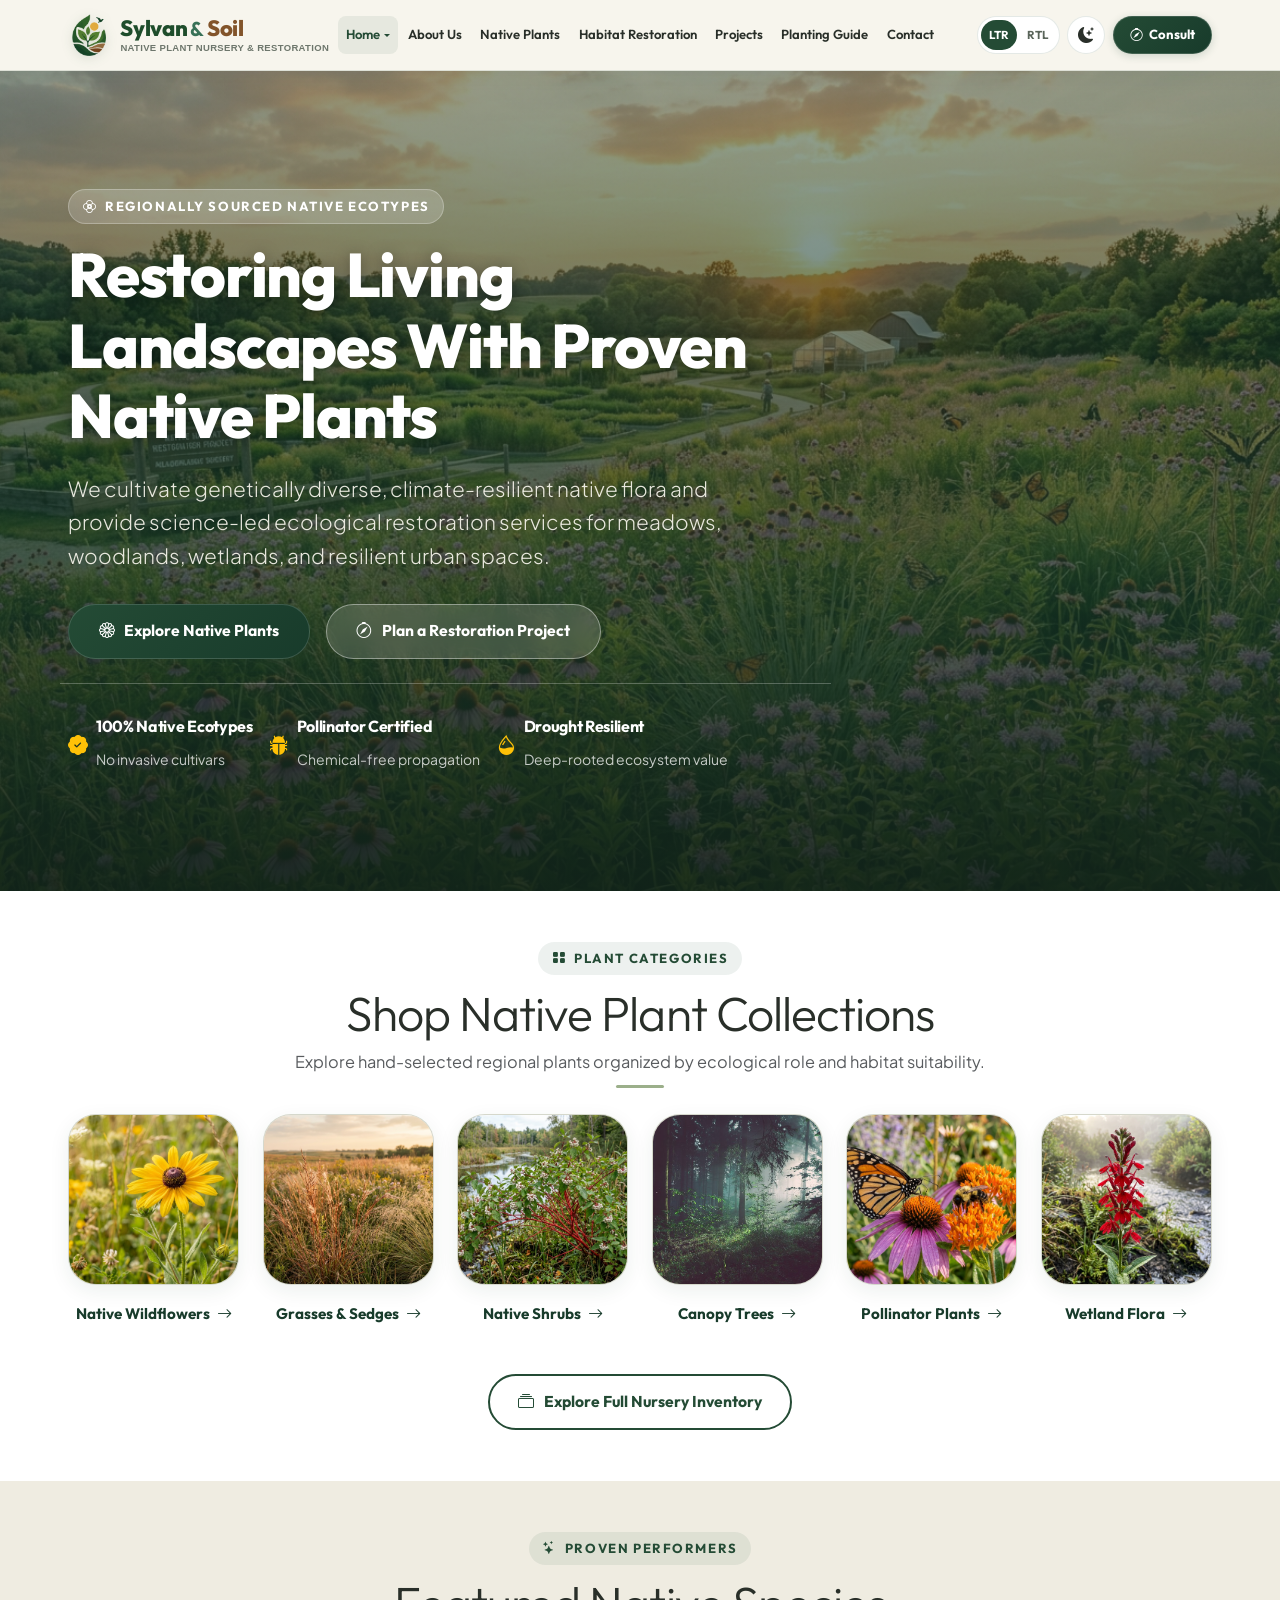
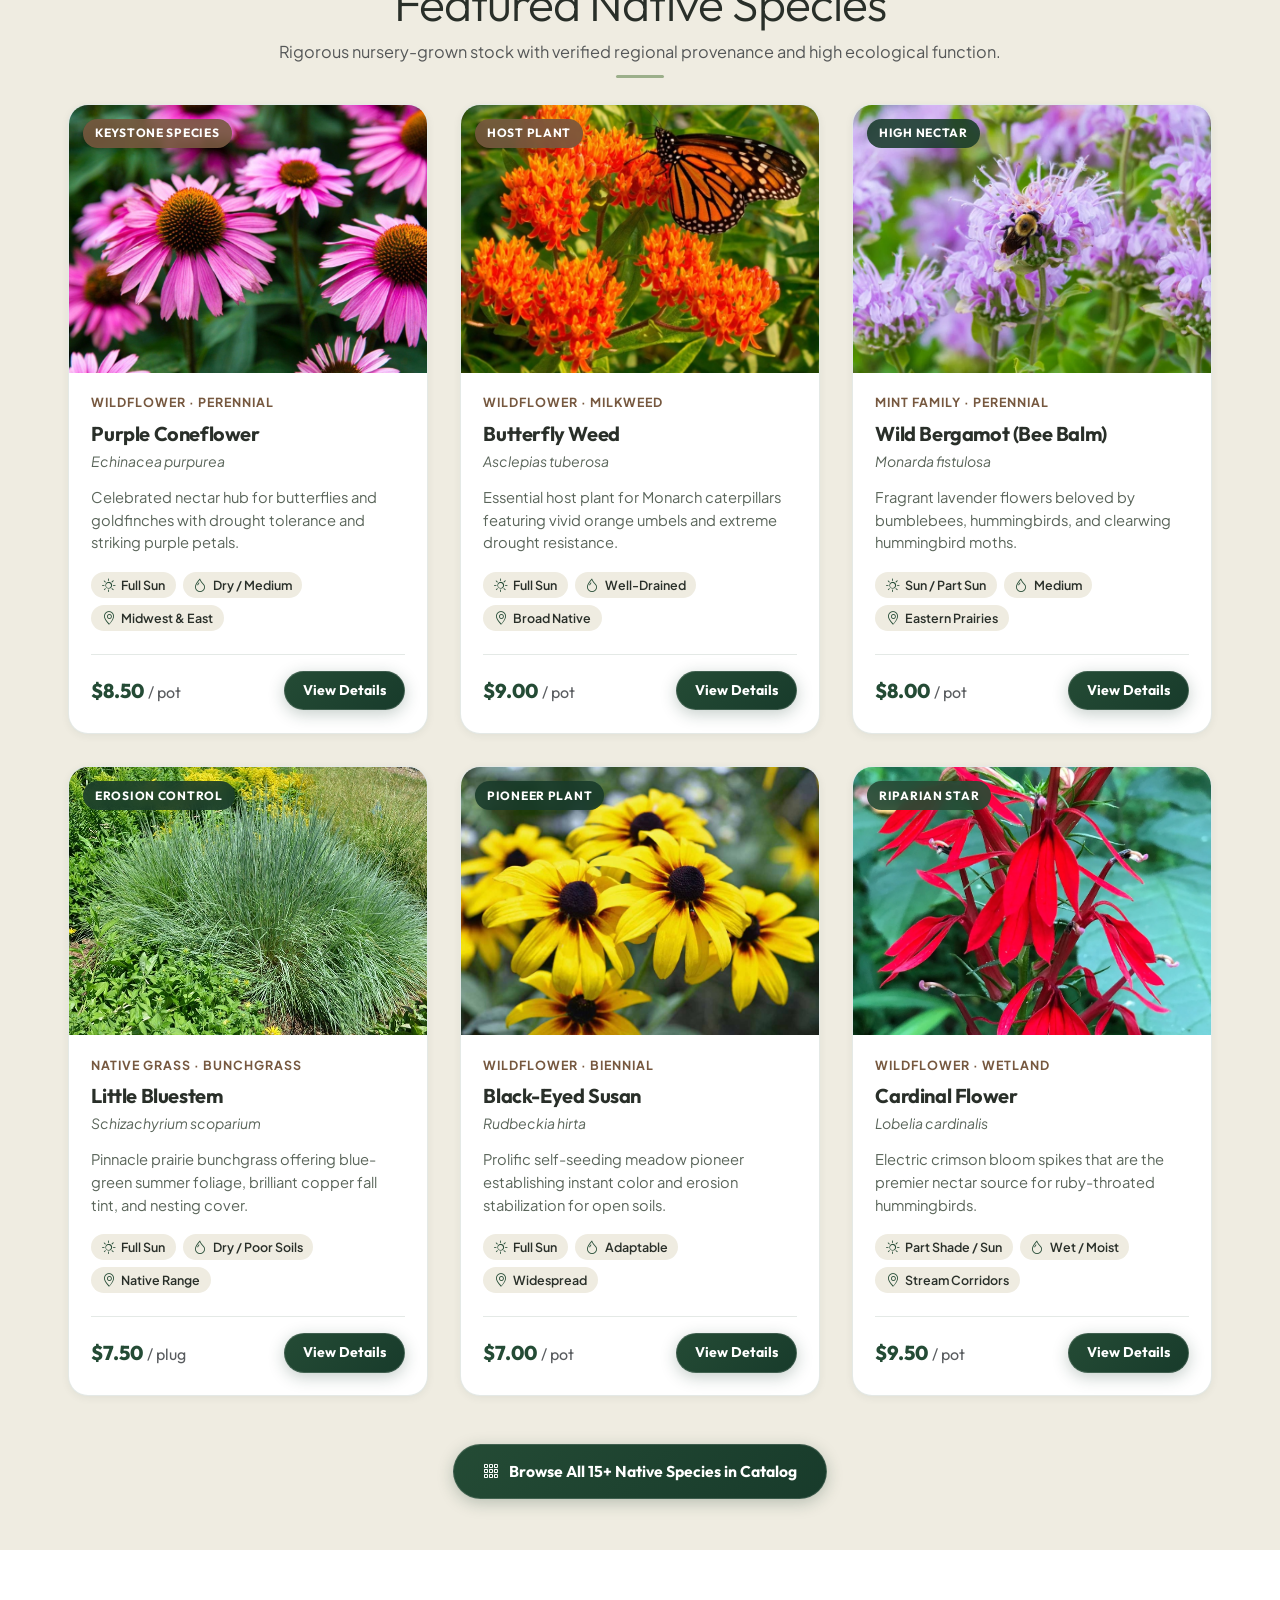
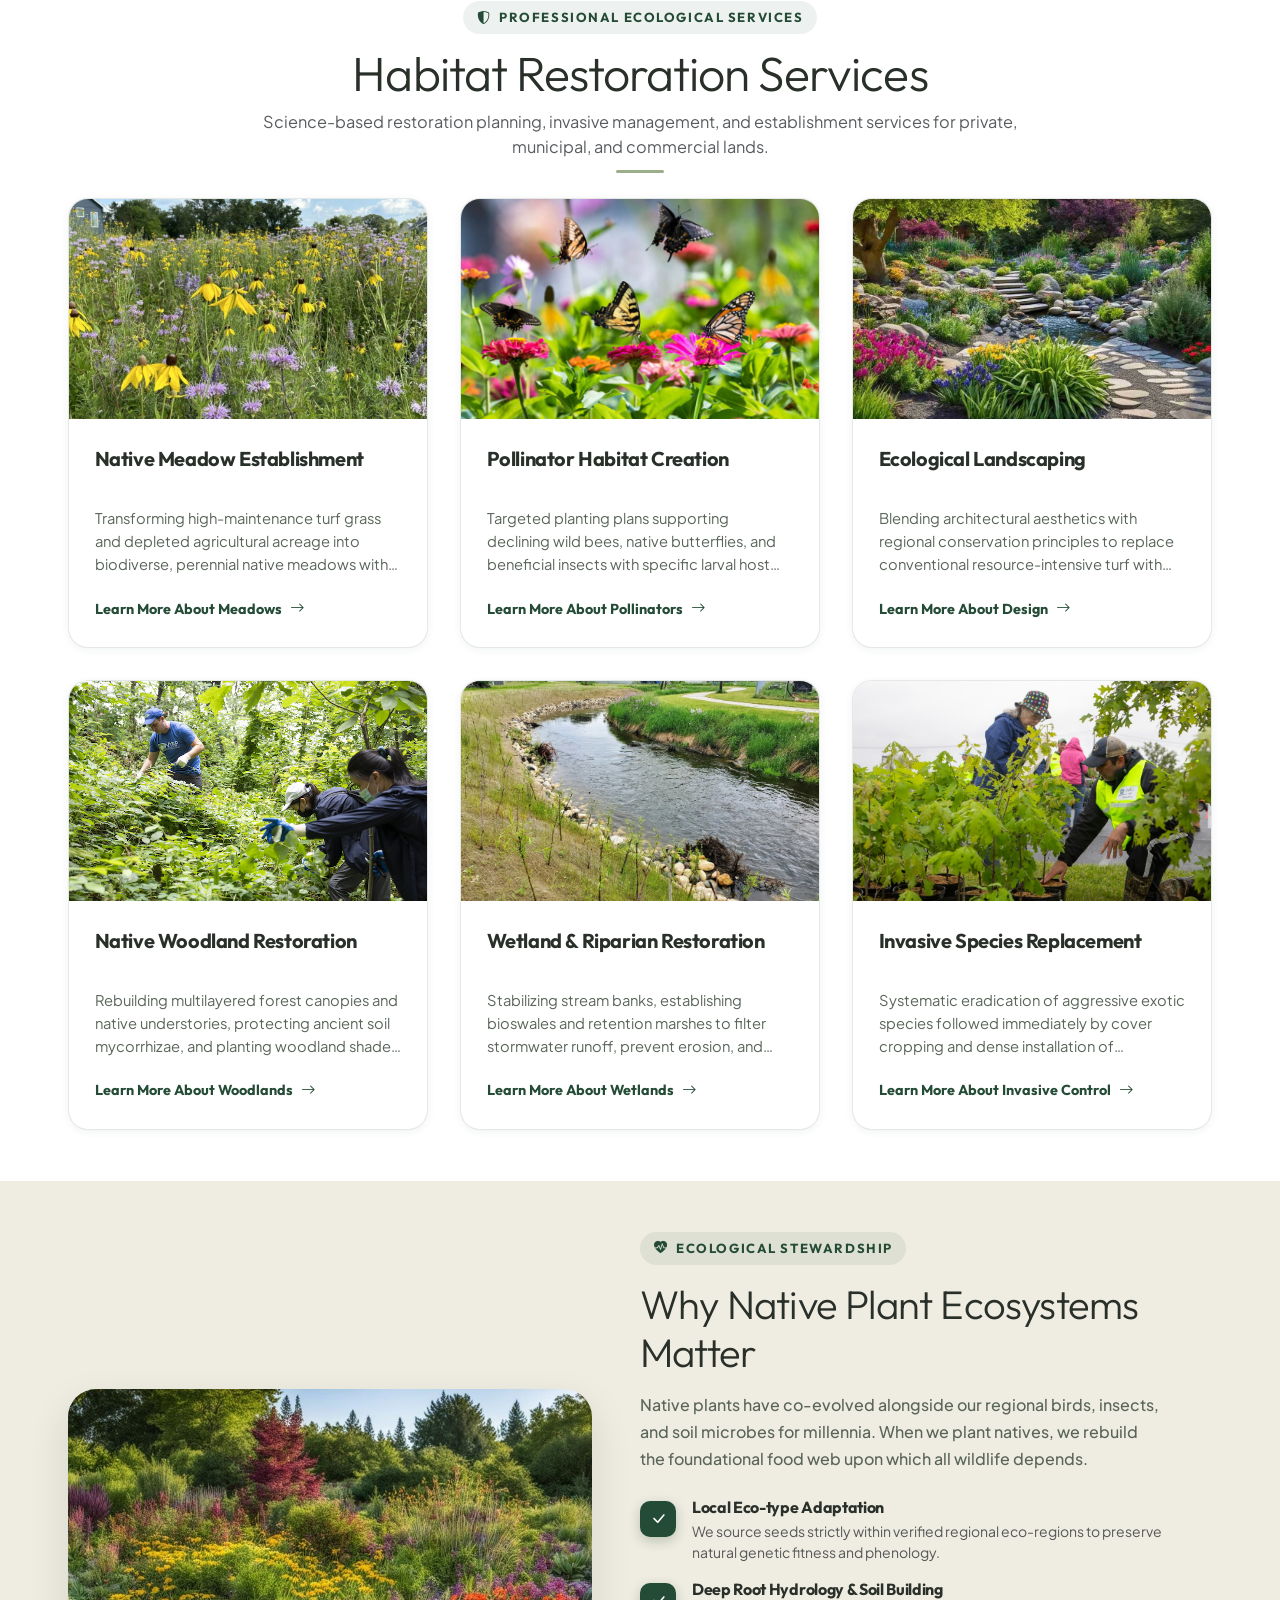
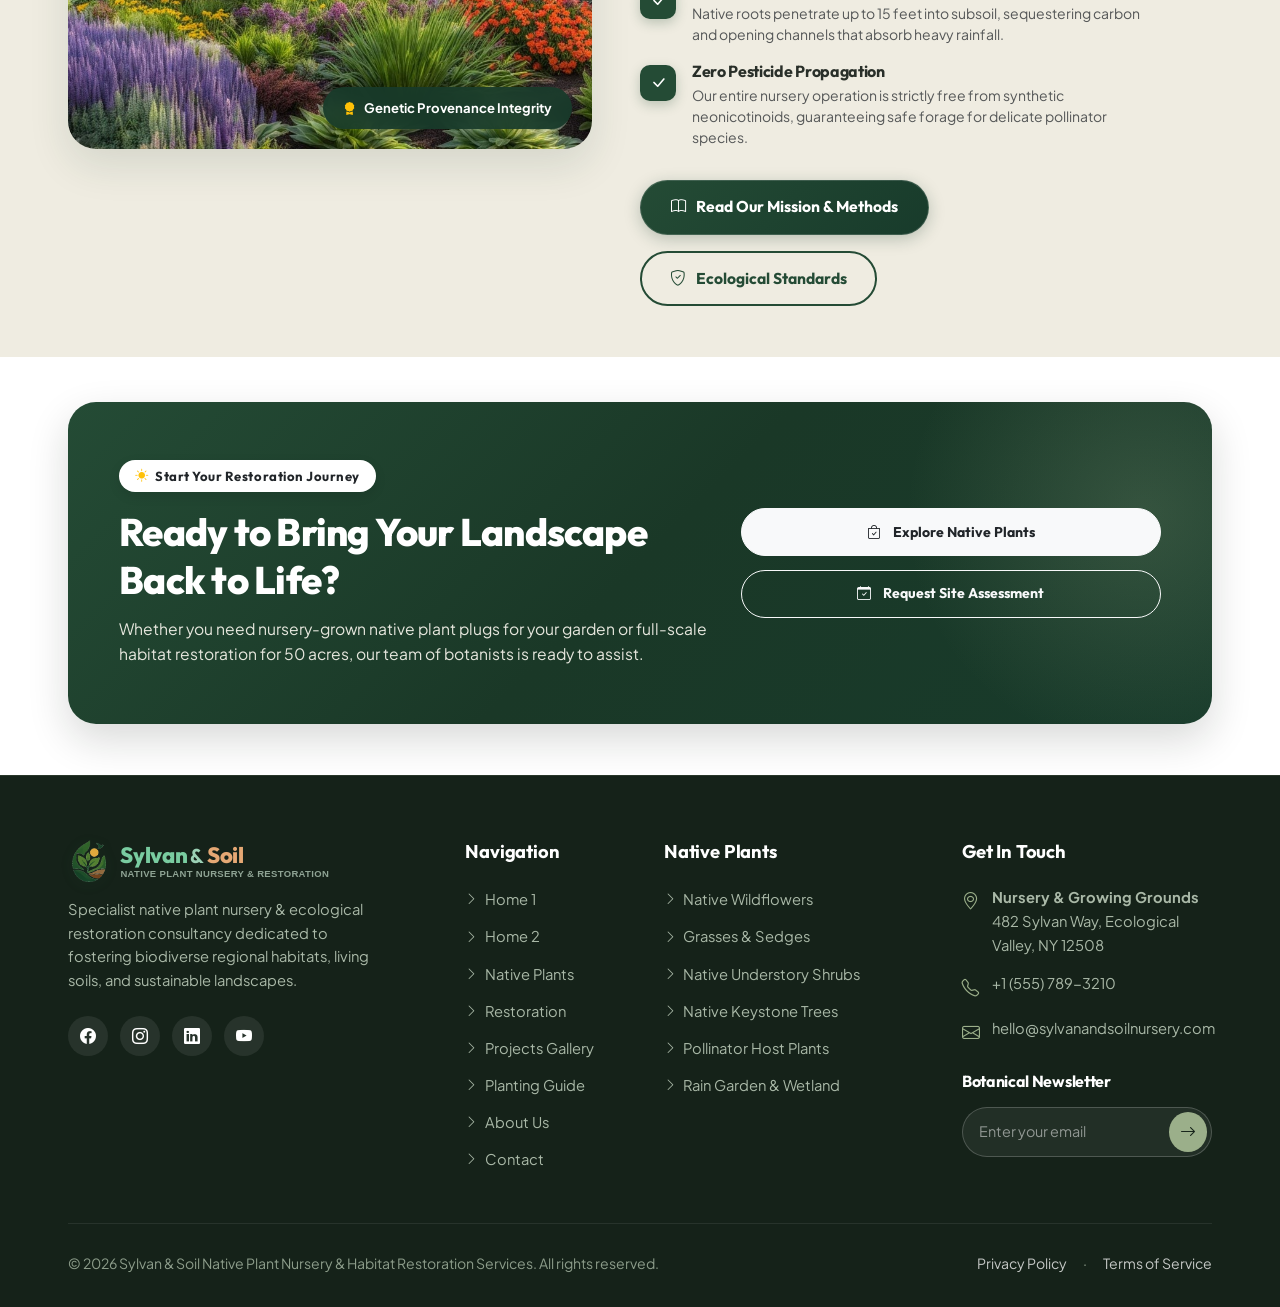
<file: index.html>
<!DOCTYPE html>
<html lang="en" data-bs-theme="light" dir="ltr">
<head>
  <meta charset="utf-8">
  <meta name="viewport" content="width=device-width, initial-scale=1">
  <title>Sylvan & Soil — Native Plant Nursery & Habitat Restoration Service</title>
  <meta name="description" content="Specialist native plant nursery cultivating regionally adapted wildflowers, grasses, shrubs, and trees, alongside comprehensive ecological habitat restoration services.">
  
  <!-- Favicon -->
  <link rel="icon" type="image/png" href="assets/images/favicon.png">

  <!-- Bootstrap 5 CSS -->
  <link href="https://cdn.jsdelivr.net/npm/bootstrap@5.3.3/dist/css/bootstrap.min.css" rel="stylesheet" id="mainBootstrapCss">
  <!-- Bootstrap Icons -->
  <link href="https://cdn.jsdelivr.net/npm/bootstrap-icons@1.11.3/font/bootstrap-icons.min.css" rel="stylesheet">
  
  <!-- Custom Core & Responsive Styles -->
  <link href="assets/css/style.css" rel="stylesheet">
  <link href="assets/css/responsive.css" rel="stylesheet">
</head>
<body>

  <!-- ================= ATTRACTIVE BOTANICAL PAGE LOADER ================= -->
  <div id="pageLoader" class="page-loader" aria-hidden="true">
    <div class="loader-container">
      <div class="loader-emblem-halo">
        <div class="loader-orbit-ring"></div>
        <div class="loader-pulse-glow"></div>
        <img src="assets/images/logo-emblem.png" alt="Sylvan &amp; Soil Logo Emblem" class="loader-emblem-art">
      </div>
      <div class="loader-brand-title">
        <span class="brand-sylvan">Sylvan</span><span class="brand-amp">&amp;</span><span class="brand-soil">Soil</span>
      </div>
      <div class="loader-tagline">Native Plant Nursery &amp; Habitat Restoration</div>
      <div class="loader-progress-track">
        <div class="loader-progress-bar"></div>
      </div>
    </div>
  </div>

    <!-- ================= HEADER & NAVIGATION ================= -->
  <header class="site-header">
    <nav class="navbar navbar-expand-xl">
      <div class="site-container">
        
        <!-- Brand Logo -->
        <a class="brand-logo" href="index.html">
          <img src="assets/images/logo-emblem.png" alt="Sylvan &amp; Soil Botanical Emblem" class="brand-emblem-art">
          <span class="brand-text-col">
            <span class="brand-heading"><span class="brand-sylvan">Sylvan</span> <span class="brand-amp">&amp;</span> <span class="brand-soil">Soil</span></span>
            <span class="brand-caption">Native Plant Nursery &amp; Restoration</span>
          </span>
        </a>

        <!-- Desktop Navigation Links (>= 1200px) -->
        <div class="collapse navbar-collapse justify-content-center d-none d-xl-flex" id="desktopNav">
          <ul class="navbar-nav align-items-center">
            <li class="nav-item dropdown">
              <a class="nav-link dropdown-toggle active" href="#" role="button" data-bs-toggle="dropdown" aria-expanded="false">
                Home
              </a>
              <ul class="dropdown-menu">
                <li><a class="dropdown-item active" href="index.html">Home 1 — Classic Nursery</a></li>
                <li><a class="dropdown-item " href="home-2.html">Home 2 — Ecological Restoration</a></li>
              </ul>
            </li>
            <li class="nav-item">
              <a class="nav-link " href="about.html">About Us</a>
            </li>
            <li class="nav-item">
              <a class="nav-link " href="products.html">Native Plants</a>
            </li>
            <li class="nav-item">
              <a class="nav-link " href="habitat-restoration.html">Habitat Restoration</a>
            </li>
            <li class="nav-item">
              <a class="nav-link " href="projects.html">Projects</a>
            </li>
            <li class="nav-item">
              <a class="nav-link " href="planting-guide.html">Planting Guide</a>
            </li>
            <li class="nav-item">
              <a class="nav-link " href="contact.html">Contact</a>
            </li>
          </ul>
        </div>

        <!-- Header Actions: Theme, LTR/RTL, CTA, Mobile Trigger -->
        <div class="header-actions">
          <!-- LTR/RTL Toggle (Desktop Only) -->
          <button type="button" class="nav-dir-btn d-none d-xl-inline-flex" data-dir-switch aria-label="Toggle text direction (LTR / RTL)" title="Switch Layout Direction">
            <span class="dir-toggle-track">
              <span class="dir-toggle-opt dir-opt-ltr active">LTR</span>
              <span class="dir-toggle-opt dir-opt-rtl">RTL</span>
            </span>
          </button>

          <!-- Dark Mode Toggle (Desktop Only) -->
          <button type="button" class="nav-icon-btn d-none d-xl-inline-flex" data-theme-switch aria-label="Toggle light and dark mode" title="Toggle Theme">
            <i class="bi bi-moon-stars-fill"></i>
          </button>

          <!-- Desktop Consultation CTA (Desktop Only) -->
          <a class="btn-botanical btn-sm-botanical d-none d-xl-inline-flex" href="contact.html"><i class="bi bi-compass"></i> Consult</a>

          <!-- Mobile Menu Hamburger Trigger (Mobile & Tablet < 1200px Only) -->
          <button type="button" class="nav-icon-btn mobile-nav-trigger d-xl-none" data-bs-toggle="offcanvas" data-bs-target="#mobileMenu" aria-label="Open navigation menu">
            <i class="bi bi-list fs-4"></i>
          </button>
        </div>

      </div>
    </nav>
  </header>

      <!-- ================= MOBILE MENU OFFCANVAS ================= -->
  <div class="offcanvas offcanvas-end mobile-menu-offcanvas" tabindex="-1" id="mobileMenu" aria-labelledby="mobileMenuLabel">
    <div class="offcanvas-header border-bottom">
      <a class="brand-logo" href="index.html">
        <img src="assets/images/logo-emblem.png" alt="Sylvan &amp; Soil Botanical Emblem" class="brand-emblem-art">
        <span class="brand-text-col">
          <span class="brand-heading"><span class="brand-sylvan">Sylvan</span> <span class="brand-amp">&amp;</span> <span class="brand-soil">Soil</span></span>
          <span class="brand-caption">Native Plant Nursery &amp; Restoration</span>
        </span>
      </a>
      <button type="button" class="btn-close" data-bs-dismiss="offcanvas" aria-label="Close"></button>
    </div>
    <div class="offcanvas-body d-flex flex-column justify-content-between p-4">
      <div class="mobile-nav-wrapper">
        <ul class="navbar-nav gap-2">
          <li class="nav-item">
            <a class="mobile-nav-link d-flex align-items-center justify-content-between collapsed active" data-bs-toggle="collapse" href="#mobileHomeSub" role="button" aria-expanded="false">
              <span><i class="bi bi-house-door me-2 text-forest"></i> Home</span>
              <i class="bi bi-chevron-down small"></i>
            </a>
            <div class="collapse" id="mobileHomeSub">
              <div class="ps-3 pt-2 pb-1 d-flex flex-column gap-1 border-start ms-3 my-1">
                <a class="mobile-sublink active" href="index.html"><i class="bi bi-flower2 me-2"></i> Home 1 — Classic Nursery</a>
                <a class="mobile-sublink " href="home-2.html"><i class="bi bi-tree me-2"></i> Home 2 — Ecological Restoration</a>
              </div>
            </div>
          </li>
          <li class="nav-item">
            <a class="mobile-nav-link " href="about.html"><i class="bi bi-info-circle me-2 text-forest"></i> About Us</a>
          </li>
          <li class="nav-item">
            <a class="mobile-nav-link " href="products.html"><i class="bi bi-grid me-2 text-forest"></i> Native Plants</a>
          </li>
          <li class="nav-item">
            <a class="mobile-nav-link " href="habitat-restoration.html"><i class="bi bi-shield-check me-2 text-forest"></i> Habitat Restoration</a>
          </li>
          <li class="nav-item">
            <a class="mobile-nav-link " href="projects.html"><i class="bi bi-images me-2 text-forest"></i> Projects</a>
          </li>
          <li class="nav-item">
            <a class="mobile-nav-link " href="planting-guide.html"><i class="bi bi-journal-bookmark me-2 text-forest"></i> Planting Guide</a>
          </li>
          <li class="nav-item">
            <a class="mobile-nav-link " href="contact.html"><i class="bi bi-envelope me-2 text-forest"></i> Contact</a>
          </li>
        </ul>
      </div>

      <!-- Mobile Actions Panel (Buttons Only, Perfectly Centered) -->
      <div class="mobile-menu-footer pt-3 border-top mt-4">
        <div class="mobile-controls-panel mb-3 d-flex align-items-center justify-content-center gap-3 py-2">
          <!-- Theme Toggle Button -->
          <button type="button" class="nav-icon-btn" data-theme-switch aria-label="Toggle light and dark mode" title="Toggle Theme">
            <i class="bi bi-moon-stars-fill"></i>
          </button>

          <!-- LTR / RTL Direction Toggle Button -->
          <button type="button" class="nav-dir-btn" data-dir-switch aria-label="Toggle text direction (LTR / RTL)" title="Switch Layout Direction">
            <span class="dir-toggle-track">
              <span class="dir-toggle-opt dir-opt-ltr active">LTR</span>
              <span class="dir-toggle-opt dir-opt-rtl">RTL</span>
            </span>
          </button>
        </div>

        <a class="btn-botanical w-100 justify-content-center py-2" href="contact.html">
          <i class="bi bi-compass"></i> Schedule Consultation
        </a>
      </div>
    </div>
  </div>

  <main>
    <!-- ================= SECTION 1: FULL-SCREEN HERO ================= -->
    <section class="hero-fullscreen" id="heroHome1">
      <div class="hero-bg-layer" style="background-image: url('assets/images/hero/hero-home1.jpg');"></div>
      <div class="hero-overlay"></div>
      
      <div class="site-container hero-fullscreen-content">
        <div class="row align-items-center">
          <div class="col-lg-9 col-xl-8">
            <span class="site-eyebrow text-white mb-3" style="background: rgba(255,255,255,0.18); border: 1px solid rgba(255,255,255,0.25);">
              <i class="bi bi-flower2"></i> Regionally Sourced Native Ecotypes
            </span>
            <h1>Restoring Living Landscapes With Proven Native Plants</h1>
            <p class="lead">
              We cultivate genetically diverse, climate-resilient native flora and provide science-led ecological restoration services for meadows, woodlands, wetlands, and resilient urban spaces.
            </p>
            <div class="d-flex flex-wrap gap-3 hero-btns">
              <a href="products.html" class="btn-botanical">
                <i class="bi bi-flower1"></i> Explore Native Plants
              </a>
              <a href="contact.html" class="btn-hero-light">
                <i class="bi bi-compass"></i> Plan a Restoration Project
              </a>
            </div>

            <!-- Eco Impact Highlights -->
            <div class="row g-3 mt-4 pt-3 border-top border-white border-opacity-25">
              <div class="col-auto">
                <div class="d-flex align-items-center gap-2">
                  <i class="bi bi-patch-check-fill text-warning fs-5"></i>
                  <div>
                    <strong class="d-block text-white font-display">100% Native Ecotypes</strong>
                    <small class="text-white text-opacity-75">No invasive cultivars</small>
                  </div>
                </div>
              </div>
              <div class="col-auto">
                <div class="d-flex align-items-center gap-2">
                  <i class="bi bi-bug-fill text-warning fs-5"></i>
                  <div>
                    <strong class="d-block text-white font-display">Pollinator Certified</strong>
                    <small class="text-white text-opacity-75">Chemical-free propagation</small>
                  </div>
                </div>
              </div>
              <div class="col-auto">
                <div class="d-flex align-items-center gap-2">
                  <i class="bi bi-droplet-half text-warning fs-5"></i>
                  <div>
                    <strong class="d-block text-white font-display">Drought Resilient</strong>
                    <small class="text-white text-opacity-75">Deep-rooted ecosystem value</small>
                  </div>
                </div>
              </div>
            </div>

          </div>
        </div>
      </div>
    </section>

    <!-- ================= SECTION 2: SHOP NATIVE PLANT COLLECTIONS ================= -->
    <section class="site-section bg-surface" id="collections">
      <div class="site-container">
        
        <div class="site-section-head text-center">
          <span class="site-eyebrow"><i class="bi bi-grid-fill"></i> Plant Categories</span>
          <h2 class="display-5">Shop Native Plant Collections</h2>
          <p class="text-muted">Explore hand-selected regional plants organized by ecological role and habitat suitability.</p>
          <div class="site-divider"></div>
        </div>

        <div class="category-pill-grid">
          
          <!-- Card 1: Wildflowers -->
          <a href="products.html?type=wildflower" class="cat-pill-card">
            <div class="cat-pill-media">
              <img src="assets/images/categories/cat-wildflowers.jpg" alt="Native Wildflowers" loading="lazy">
            </div>
            <div class="cat-pill-label">
              <span>Native Wildflowers</span>
              <i class="bi bi-arrow-right"></i>
            </div>
          </a>

          <!-- Card 2: Grasses & Sedges -->
          <a href="products.html?type=grass" class="cat-pill-card">
            <div class="cat-pill-media">
              <img src="assets/images/categories/cat-grasses.jpg" alt="Native Grasses and Sedges" loading="lazy">
            </div>
            <div class="cat-pill-label">
              <span>Grasses &amp; Sedges</span>
              <i class="bi bi-arrow-right"></i>
            </div>
          </a>

          <!-- Card 3: Native Shrubs -->
          <a href="products.html?type=shrub" class="cat-pill-card">
            <div class="cat-pill-media">
              <img src="assets/images/categories/cat-shrubs.jpg" alt="Native Shrubs" loading="lazy">
            </div>
            <div class="cat-pill-label">
              <span>Native Shrubs</span>
              <i class="bi bi-arrow-right"></i>
            </div>
          </a>

          <!-- Card 4: Canopy Trees -->
          <a href="products.html?type=tree" class="cat-pill-card">
            <div class="cat-pill-media">
              <img src="assets/images/categories/cat-trees.jpg" alt="Canopy Trees" loading="lazy">
            </div>
            <div class="cat-pill-label">
              <span>Canopy Trees</span>
              <i class="bi bi-arrow-right"></i>
            </div>
          </a>

          <!-- Card 5: Pollinator Plants -->
          <a href="products.html?type=pollinator" class="cat-pill-card">
            <div class="cat-pill-media">
              <img src="assets/images/categories/cat-pollinators.jpg" alt="Pollinator Host Plants" loading="lazy">
            </div>
            <div class="cat-pill-label">
              <span>Pollinator Plants</span>
              <i class="bi bi-arrow-right"></i>
            </div>
          </a>

          <!-- Card 6: Wetland Flora -->
          <a href="products.html?type=wetland" class="cat-pill-card">
            <div class="cat-pill-media">
              <img src="assets/images/categories/cat-wetland.jpg" alt="Wetland and Rain Garden Flora" loading="lazy">
            </div>
            <div class="cat-pill-label">
              <span>Wetland Flora</span>
              <i class="bi bi-arrow-right"></i>
            </div>
          </a>

        </div>

        <div class="text-center mt-5">
          <a href="products.html" class="btn-outline-botanical">
            <i class="bi bi-collection"></i> Explore Full Nursery Inventory
          </a>
        </div>

      </div>
    </section>

    <!-- ================= SECTION 3: FEATURED NATIVE PLANTS ================= -->
    <section class="site-section bg-muted-soft" id="featuredPlants">
      <div class="site-container">
        
        <div class="site-section-head text-center">
          <span class="site-eyebrow"><i class="bi bi-stars"></i> Proven Performers</span>
          <h2 class="display-5">Featured Native Species</h2>
          <p class="text-muted">Rigorous nursery-grown stock with verified regional provenance and high ecological function.</p>
          <div class="site-divider"></div>
        </div>

        <div class="product-grid">

          <!-- Product Card 1: Purple Coneflower -->
          <div class="product-card">
            <div class="product-media">
              <img src="assets/images/products/echinacea-purpurea.jpg" alt="Purple Coneflower Echinacea purpurea in bloom" loading="eager">
              <span class="product-badge badge-pollinator">Keystone Species</span>
            </div>
            <div class="product-body">
              <span class="product-species-tag">Wildflower · Perennial</span>
              <h3 class="product-title">Purple Coneflower</h3>
              <div class="product-botanical-name">Echinacea purpurea</div>
              <p class="product-desc">Celebrated nectar hub for butterflies and goldfinches with drought tolerance and striking purple petals.</p>
              <div class="product-specs">
                <span class="spec-pill"><i class="bi bi-sun"></i> Full Sun</span>
                <span class="spec-pill"><i class="bi bi-droplet"></i> Dry / Medium</span>
                <span class="spec-pill"><i class="bi bi-geo-alt"></i> Midwest &amp; East</span>
              </div>
              <div class="product-footer">
                <span class="product-price">$8.50 <small class="text-muted fs-6 fw-normal">/ pot</small></span>
                <a href="product-details.html" class="btn-botanical btn-sm-botanical">View Details</a>
              </div>
            </div>
          </div>

          <!-- Product Card 2: Butterfly Weed -->
          <div class="product-card">
            <div class="product-media">
              <img src="assets/images/products/asclepias-tuberosa.jpg" alt="Butterfly Weed Asclepias tuberosa vibrant orange blooms" loading="eager">
              <span class="product-badge badge-pollinator">Host Plant</span>
            </div>
            <div class="product-body">
              <span class="product-species-tag">Wildflower · Milkweed</span>
              <h3 class="product-title">Butterfly Weed</h3>
              <div class="product-botanical-name">Asclepias tuberosa</div>
              <p class="product-desc">Essential host plant for Monarch caterpillars featuring vivid orange umbels and extreme drought resistance.</p>
              <div class="product-specs">
                <span class="spec-pill"><i class="bi bi-sun"></i> Full Sun</span>
                <span class="spec-pill"><i class="bi bi-droplet"></i> Well-Drained</span>
                <span class="spec-pill"><i class="bi bi-geo-alt"></i> Broad Native</span>
              </div>
              <div class="product-footer">
                <span class="product-price">$9.00 <small class="text-muted fs-6 fw-normal">/ pot</small></span>
                <a href="product-details.html" class="btn-botanical btn-sm-botanical">View Details</a>
              </div>
            </div>
          </div>

          <!-- Product Card 3: Wild Bergamot -->
          <div class="product-card">
            <div class="product-media">
              <img src="assets/images/products/monarda-fistulosa.jpg" alt="Wild Bergamot Monarda fistulosa lavender blossoms" loading="eager">
              <span class="product-badge">High Nectar</span>
            </div>
            <div class="product-body">
              <span class="product-species-tag">Mint Family · Perennial</span>
              <h3 class="product-title">Wild Bergamot (Bee Balm)</h3>
              <div class="product-botanical-name">Monarda fistulosa</div>
              <p class="product-desc">Fragrant lavender flowers beloved by bumblebees, hummingbirds, and clearwing hummingbird moths.</p>
              <div class="product-specs">
                <span class="spec-pill"><i class="bi bi-sun"></i> Sun / Part Sun</span>
                <span class="spec-pill"><i class="bi bi-droplet"></i> Medium</span>
                <span class="spec-pill"><i class="bi bi-geo-alt"></i> Eastern Prairies</span>
              </div>
              <div class="product-footer">
                <span class="product-price">$8.00 <small class="text-muted fs-6 fw-normal">/ pot</small></span>
                <a href="product-details.html" class="btn-botanical btn-sm-botanical">View Details</a>
              </div>
            </div>
          </div>

          <!-- Product Card 4: Little Bluestem -->
          <div class="product-card">
            <div class="product-media">
              <img src="assets/images/products/schizachyrium-scoparium.jpg" alt="Little Bluestem native grass in autumn color" loading="eager">
              <span class="product-badge">Erosion Control</span>
            </div>
            <div class="product-body">
              <span class="product-species-tag">Native Grass · Bunchgrass</span>
              <h3 class="product-title">Little Bluestem</h3>
              <div class="product-botanical-name">Schizachyrium scoparium</div>
              <p class="product-desc">Pinnacle prairie bunchgrass offering blue-green summer foliage, brilliant copper fall tint, and nesting cover.</p>
              <div class="product-specs">
                <span class="spec-pill"><i class="bi bi-sun"></i> Full Sun</span>
                <span class="spec-pill"><i class="bi bi-droplet"></i> Dry / Poor Soils</span>
                <span class="spec-pill"><i class="bi bi-geo-alt"></i> Native Range</span>
              </div>
              <div class="product-footer">
                <span class="product-price">$7.50 <small class="text-muted fs-6 fw-normal">/ plug</small></span>
                <a href="product-details.html" class="btn-botanical btn-sm-botanical">View Details</a>
              </div>
            </div>
          </div>

          <!-- Product Card 5: Black-Eyed Susan -->
          <div class="product-card">
            <div class="product-media">
              <img src="assets/images/products/rudbeckia-hirta.jpg" alt="Black-Eyed Susan golden yellow flowers" loading="eager">
              <span class="product-badge">Pioneer Plant</span>
            </div>
            <div class="product-body">
              <span class="product-species-tag">Wildflower · Biennial</span>
              <h3 class="product-title">Black-Eyed Susan</h3>
              <div class="product-botanical-name">Rudbeckia hirta</div>
              <p class="product-desc">Prolific self-seeding meadow pioneer establishing instant color and erosion stabilization for open soils.</p>
              <div class="product-specs">
                <span class="spec-pill"><i class="bi bi-sun"></i> Full Sun</span>
                <span class="spec-pill"><i class="bi bi-droplet"></i> Adaptable</span>
                <span class="spec-pill"><i class="bi bi-geo-alt"></i> Widespread</span>
              </div>
              <div class="product-footer">
                <span class="product-price">$7.00 <small class="text-muted fs-6 fw-normal">/ pot</small></span>
                <a href="product-details.html" class="btn-botanical btn-sm-botanical">View Details</a>
              </div>
            </div>
          </div>

          <!-- Product Card 6: Cardinal Flower -->
          <div class="product-card">
            <div class="product-media">
              <img src="assets/images/products/lobelia-cardinalis.jpg" alt="Cardinal Flower Lobelia cardinalis intense scarlet spike" loading="eager">
              <span class="product-badge badge-wetland">Riparian Star</span>
            </div>
            <div class="product-body">
              <span class="product-species-tag">Wildflower · Wetland</span>
              <h3 class="product-title">Cardinal Flower</h3>
              <div class="product-botanical-name">Lobelia cardinalis</div>
              <p class="product-desc">Electric crimson bloom spikes that are the premier nectar source for ruby-throated hummingbirds.</p>
              <div class="product-specs">
                <span class="spec-pill"><i class="bi bi-sun"></i> Part Shade / Sun</span>
                <span class="spec-pill"><i class="bi bi-droplet"></i> Wet / Moist</span>
                <span class="spec-pill"><i class="bi bi-geo-alt"></i> Stream Corridors</span>
              </div>
              <div class="product-footer">
                <span class="product-price">$9.50 <small class="text-muted fs-6 fw-normal">/ pot</small></span>
                <a href="product-details.html" class="btn-botanical btn-sm-botanical">View Details</a>
              </div>
            </div>
          </div>

        </div>

        <div class="text-center mt-5">
          <a href="products.html" class="btn-botanical">
            <i class="bi bi-grid-3x3-gap"></i> Browse All 15+ Native Species in Catalog
          </a>
        </div>

      </div>
    </section>

    <!-- ================= SECTION 4: HABITAT RESTORATION SERVICES ================= -->
    <section class="site-section bg-surface" id="services">
      <div class="site-container">

        <div class="site-section-head text-center">
          <span class="site-eyebrow"><i class="bi bi-shield-shaded"></i> Professional Ecological Services</span>
          <h2 class="display-5">Habitat Restoration Services</h2>
          <p class="text-muted">Science-based restoration planning, invasive management, and establishment services for private, municipal, and commercial lands.</p>
          <div class="site-divider"></div>
        </div>

        <div class="service-grid">

          <!-- Service 1: Meadow Establishment -->
          <div class="service-card">
            <div class="service-media">
              <img src="assets/images/services/meadow-restoration.jpg" alt="Native meadow restoration field" loading="eager">
            </div>
            <div class="service-body">
              <h3 class="service-title">Native Meadow Establishment</h3>
              <p class="service-desc">Transforming high-maintenance turf grass and depleted agricultural acreage into biodiverse, perennial native meadows with multi-season pollinator support.</p>
              <a href="habitat-restoration.html" class="service-link">
                Learn More About Meadows <i class="bi bi-arrow-right"></i>
              </a>
            </div>
          </div>

          <!-- Service 2: Pollinator Habitat Creation -->
          <div class="service-card">
            <div class="service-media">
              <img src="assets/images/services/pollinator-habitat.jpg" alt="Pollinator garden landscape design" loading="eager">
            </div>
            <div class="service-body">
              <h3 class="service-title">Pollinator Habitat Creation</h3>
              <p class="service-desc">Targeted planting plans supporting declining wild bees, native butterflies, and beneficial insects with specific larval host plants and unbroken nectar corridors.</p>
              <a href="habitat-restoration.html" class="service-link">
                Learn More About Pollinators <i class="bi bi-arrow-right"></i>
              </a>
            </div>
          </div>

          <!-- Service 3: Ecological Landscaping -->
          <div class="service-card">
            <div class="service-media">
              <img src="assets/images/services/ecological-landscaping.jpg" alt="Naturalistic residential landscape with native plants" loading="eager">
            </div>
            <div class="service-body">
              <h3 class="service-title">Ecological Landscaping</h3>
              <p class="service-desc">Blending architectural aesthetics with regional conservation principles to replace conventional resource-intensive turf with living, self-sustaining plant communities.</p>
              <a href="habitat-restoration.html" class="service-link">
                Learn More About Design <i class="bi bi-arrow-right"></i>
              </a>
            </div>
          </div>

          <!-- Service 4: Woodland Restoration -->
          <div class="service-card">
            <div class="service-media">
              <img src="assets/images/services/woodland-planting.jpg" alt="Native woodland restoration understory" loading="eager">
            </div>
            <div class="service-body">
              <h3 class="service-title">Native Woodland Restoration</h3>
              <p class="service-desc">Rebuilding multilayered forest canopies and native understories, protecting ancient soil mycorrhizae, and planting woodland shade ephemerals.</p>
              <a href="habitat-restoration.html" class="service-link">
                Learn More About Woodlands <i class="bi bi-arrow-right"></i>
              </a>
            </div>
          </div>

          <!-- Service 5: Wetland & Riparian -->
          <div class="service-card">
            <div class="service-media">
              <img src="assets/images/services/wetland-riparian.jpg" alt="Riparian shoreline restoration project" loading="eager">
            </div>
            <div class="service-body">
              <h3 class="service-title">Wetland &amp; Riparian Restoration</h3>
              <p class="service-desc">Stabilizing stream banks, establishing bioswales and retention marshes to filter stormwater runoff, prevent erosion, and safeguard regional watersheds.</p>
              <a href="habitat-restoration.html" class="service-link">
                Learn More About Wetlands <i class="bi bi-arrow-right"></i>
              </a>
            </div>
          </div>

          <!-- Service 6: Invasive Replacement -->
          <div class="service-card">
            <div class="service-media">
              <img src="assets/images/services/invasive-replacement.jpg" alt="Invasive removal and replanting native species" loading="eager">
            </div>
            <div class="service-body">
              <h3 class="service-title">Invasive Species Replacement</h3>
              <p class="service-desc">Systematic eradication of aggressive exotic species followed immediately by cover cropping and dense installation of aggressive native competitor ecotypes.</p>
              <a href="habitat-restoration.html" class="service-link">
                Learn More About Invasive Control <i class="bi bi-arrow-right"></i>
              </a>
            </div>
          </div>

        </div>

      </div>
    </section>

    <!-- ================= SECTION 5: OUR CONSERVATION APPROACH ================= -->
    <section class="site-section bg-muted-soft" id="conservationApproach">
      <div class="site-container">
        
        <div class="editorial-wrap row align-items-center g-5">
          
          <div class="col-lg-6">
            <div class="editorial-media">
              <img src="assets/images/about/team-fieldwork.jpg" alt="Restoration ecologist surveying native plant community in field" loading="eager">
              <div class="editorial-badge">
                <i class="bi bi-award-fill text-warning"></i> Genetic Provenance Integrity
              </div>
            </div>
          </div>

          <div class="col-lg-6">
            <span class="site-eyebrow"><i class="bi bi-heart-pulse-fill"></i> Ecological Stewardship</span>
            <h2 class="display-6 mt-2 mb-3">Why Native Plant Ecosystems Matter</h2>
            <p class="editorial-lead mb-4">
              Native plants have co-evolved alongside our regional birds, insects, and soil microbes for millennia. When we plant natives, we rebuild the foundational food web upon which all wildlife depends.
            </p>

            <div class="d-flex flex-column gap-3 mb-4">
              <div class="d-flex align-items-start gap-3">
                <div class="brand-mark mt-1" style="width:36px;height:36px;min-width:36px;font-size:1.05rem;background:var(--color-forest);border-radius:10px;">
                  <i class="bi bi-check-lg"></i>
                </div>
                <div>
                  <strong class="font-display d-block text-main mb-1">Local Eco-type Adaptation</strong>
                  <span class="text-muted small lh-base d-block">We source seeds strictly within verified regional eco-regions to preserve natural genetic fitness and phenology.</span>
                </div>
              </div>

              <div class="d-flex align-items-start gap-3">
                <div class="brand-mark mt-1" style="width:36px;height:36px;min-width:36px;font-size:1.05rem;background:var(--color-forest);border-radius:10px;">
                  <i class="bi bi-check-lg"></i>
                </div>
                <div>
                  <strong class="font-display d-block text-main mb-1">Deep Root Hydrology &amp; Soil Building</strong>
                  <span class="text-muted small lh-base d-block">Native roots penetrate up to 15 feet into subsoil, sequestering carbon and opening channels that absorb heavy rainfall.</span>
                </div>
              </div>

              <div class="d-flex align-items-start gap-3">
                <div class="brand-mark mt-1" style="width:36px;height:36px;min-width:36px;font-size:1.05rem;background:var(--color-forest);border-radius:10px;">
                  <i class="bi bi-check-lg"></i>
                </div>
                <div>
                  <strong class="font-display d-block text-main mb-1">Zero Pesticide Propagation</strong>
                  <span class="text-muted small lh-base d-block">Our entire nursery operation is strictly free from synthetic neonicotinoids, guaranteeing safe forage for delicate pollinator species.</span>
                </div>
              </div>
            </div>

            <div class="d-flex flex-wrap align-items-center gap-3 pt-2">
              <a href="about.html" class="btn-botanical">
                <i class="bi bi-book"></i> Read Our Mission &amp; Methods
              </a>
              <a href="habitat-restoration.html" class="btn-outline-botanical">
                <i class="bi bi-shield-check"></i> Ecological Standards
              </a>
            </div>
          </div>

        </div>

      </div>
    </section>

    <!-- ================= SECTION 6: FINAL CTA & COMPREHENSIVE FOOTER ================= -->
    <section class="site-section section-cta bg-surface" id="finalCtaFooter">
      <div class="site-container">
        
        <!-- CTA Banner -->
        <div class="cta-banner">
          <div class="row align-items-center justify-content-between g-4 position-relative" style="z-index: 2;">
            <div class="col-lg-7">
              <span class="badge bg-white text-dark font-display px-3 py-2 rounded-pill mb-2">
                <i class="bi bi-sun-fill text-warning"></i> Start Your Restoration Journey
              </span>
              <h2>Ready to Bring Your Landscape Back to Life?</h2>
              <p>
                Whether you need nursery-grown native plant plugs for your garden or full-scale habitat restoration for 50 acres, our team of botanists is ready to assist.
              </p>
            </div>
            <div class="col-lg-5 text-lg-end">
              <div class="cta-banner-btns">
                <a href="products.html" class="btn btn-light text-dark fw-bold rounded-pill">
                  <i class="bi bi-bag-check me-1"></i> Explore Native Plants
                </a>
                <a href="contact.html" class="btn btn-outline-light fw-bold rounded-pill">
                  <i class="bi bi-calendar-check me-1"></i> Request Site Assessment
                </a>
              </div>
            </div>
          </div>
        </div>

      </div>
    </section>
  </main>

  <!-- ================= COMPREHENSIVE FOOTER ================= -->
  <footer class="site-footer">
    <div class="site-container">
      <div class="row g-4 g-lg-5">
        
        <!-- Col 1: Brand Info -->
        <div class="col-lg-4">
          <a class="brand-logo text-white mb-3 d-inline-flex" href="index.html">
            <img src="assets/images/logo-emblem.png" alt="Sylvan &amp; Soil Botanical Emblem" class="brand-emblem-art">
            <span class="brand-text-col">
              <span class="brand-heading"><span class="brand-sylvan">Sylvan</span> <span class="brand-amp">&amp;</span> <span class="brand-soil">Soil</span></span>
              <span class="brand-caption">Native Plant Nursery &amp; Restoration</span>
            </span>
          </a>
          <p class="footer-brand-desc">
            Specialist native plant nursery &amp; ecological restoration consultancy dedicated to fostering biodiverse regional habitats, living soils, and sustainable landscapes.
          </p>
          <div class="footer-social-wrap" aria-label="Social connections">
            <a href="https://facebook.com" class="social-circle" aria-label="Facebook" target="_blank" rel="noopener"><i class="bi bi-facebook"></i></a>
            <a href="https://instagram.com" class="social-circle" aria-label="Instagram" target="_blank" rel="noopener"><i class="bi bi-instagram"></i></a>
            <a href="https://linkedin.com" class="social-circle" aria-label="LinkedIn" target="_blank" rel="noopener"><i class="bi bi-linkedin"></i></a>
            <a href="https://youtube.com" class="social-circle" aria-label="YouTube" target="_blank" rel="noopener"><i class="bi bi-youtube"></i></a>
          </div>
        </div>

        <!-- Col 2: Quick Links -->
        <div class="col-sm-6 col-lg-2">
          <h5>Navigation</h5>
          <ul class="footer-links">
            <li><a href="index.html" class="footer-link"><i class="bi bi-chevron-right small"></i> Home 1</a></li>
            <li><a href="home-2.html" class="footer-link"><i class="bi bi-chevron-right small"></i> Home 2</a></li>
            <li><a href="products.html" class="footer-link"><i class="bi bi-chevron-right small"></i> Native Plants</a></li>
            <li><a href="habitat-restoration.html" class="footer-link"><i class="bi bi-chevron-right small"></i> Restoration</a></li>
            <li><a href="projects.html" class="footer-link"><i class="bi bi-chevron-right small"></i> Projects Gallery</a></li>
            <li><a href="planting-guide.html" class="footer-link"><i class="bi bi-chevron-right small"></i> Planting Guide</a></li>
            <li><a href="about.html" class="footer-link"><i class="bi bi-chevron-right small"></i> About Us</a></li>
            <li><a href="contact.html" class="footer-link"><i class="bi bi-chevron-right small"></i> Contact</a></li>
          </ul>
        </div>

        <!-- Col 3: Categories & Services -->
        <div class="col-sm-6 col-lg-3">
          <h5>Native Plants</h5>
          <ul class="footer-links">
            <li><a href="products.html?type=wildflower" class="footer-link"><i class="bi bi-chevron-right small"></i> Native Wildflowers</a></li>
            <li><a href="products.html?type=grass" class="footer-link"><i class="bi bi-chevron-right small"></i> Grasses &amp; Sedges</a></li>
            <li><a href="products.html?type=shrub" class="footer-link"><i class="bi bi-chevron-right small"></i> Native Understory Shrubs</a></li>
            <li><a href="products.html?type=tree" class="footer-link"><i class="bi bi-chevron-right small"></i> Native Keystone Trees</a></li>
            <li><a href="products.html?type=pollinator" class="footer-link"><i class="bi bi-chevron-right small"></i> Pollinator Host Plants</a></li>
            <li><a href="products.html?type=wetland" class="footer-link"><i class="bi bi-chevron-right small"></i> Rain Garden &amp; Wetland</a></li>
          </ul>
        </div>

        <!-- Col 4: Contact & Newsletter -->
        <div class="col-lg-3">
          <h5>Get In Touch</h5>
          <div class="footer-contact-item">
            <i class="bi bi-geo-alt"></i>
            <div>
              <strong>Nursery &amp; Growing Grounds</strong><br>
              482 Sylvan Way, Ecological Valley, NY 12508
            </div>
          </div>
          <div class="footer-contact-item">
            <i class="bi bi-telephone"></i>
            <div>+1 (555) 789-3210</div>
          </div>
          <div class="footer-contact-item">
            <i class="bi bi-envelope"></i>
            <div>hello@sylvanandsoilnursery.com</div>
          </div>

          <h6 class="text-white mt-4 mb-2 font-display">Botanical Newsletter</h6>
          <form class="footer-newsletter-wrap" data-validate>
            <input type="email" class="footer-newsletter-input" placeholder="Enter your email" required aria-label="Email for botanical newsletter">
            <button type="submit" class="footer-newsletter-btn" aria-label="Subscribe to newsletter">
              <i class="bi bi-arrow-right"></i>
            </button>
          </form>
          <div class="form-feedback-alert d-none mt-2 small"></div>
        </div>

      </div>

      <!-- Footer Bottom -->
      <div class="footer-bottom">
        <div>
          &copy; 2026 Sylvan &amp; Soil Native Plant Nursery &amp; Habitat Restoration Services. All rights reserved.
        </div>
        <div class="d-flex align-items-center gap-3">
          <a href="#" data-bs-toggle="modal" data-bs-target="#privacyModal" class="text-white text-opacity-75">Privacy Policy</a>
          <span>·</span>
          <a href="#" data-bs-toggle="modal" data-bs-target="#termsModal" class="text-white text-opacity-75">Terms of Service</a>
        </div>
      </div>
    </div>
  </footer>

  <!-- ================= BACK TO TOP BUTTON ================= -->
  <button type="button" class="back-to-top-btn" id="backToTop" aria-label="Back to top of page" title="Back to Top">
    <i class="bi bi-arrow-up"></i>
  </button>

  <!-- ================= PRIVACY POLICY MODAL ================= -->
  <div class="modal fade" id="privacyModal" tabindex="-1" aria-labelledby="privacyModalLabel" aria-hidden="true">
    <div class="modal-dialog modal-dialog-centered modal-dialog-scrollable">
      <div class="modal-content">
        <div class="modal-header">
          <h5 class="modal-title font-display" id="privacyModalLabel">Privacy Policy</h5>
          <button type="button" class="btn-close" data-bs-dismiss="modal" aria-label="Close"></button>
        </div>
        <div class="modal-body">
          <p class="small text-muted">Effective Date: January 1, 2026</p>
          <p>At Sylvan &amp; Soil Native Plant Nursery, we respect your privacy and are committed to protecting any personal information you provide when requesting consultations, plant availability lists, or newsletter subscriptions.</p>
          <h6 class="font-display mt-3">Information We Collect</h6>
          <p class="small text-muted">We collect your contact details (name, email, phone) and project site specifications solely to deliver plant selections and restoration proposals. We never sell or distribute your data to third parties.</p>
          <h6 class="font-display mt-3">Data Security</h6>
          <p class="small text-muted">All submissions through our digital consultation forms are processed using modern encryption protocols to prevent unauthorized access.</p>
        </div>
        <div class="modal-footer">
          <button type="button" class="btn-botanical btn-sm-botanical" data-bs-dismiss="modal">Close</button>
        </div>
      </div>
    </div>
  </div>

  <!-- ================= TERMS MODAL ================= -->
  <div class="modal fade" id="termsModal" tabindex="-1" aria-labelledby="termsModalLabel" aria-hidden="true">
    <div class="modal-dialog modal-dialog-centered modal-dialog-scrollable">
      <div class="modal-content">
        <div class="modal-header">
          <h5 class="modal-title font-display" id="termsModalLabel">Terms &amp; Conditions</h5>
          <button type="button" class="btn-close" data-bs-dismiss="modal" aria-label="Close"></button>
        </div>
        <div class="modal-body">
          <p class="small text-muted">Effective Date: January 1, 2026</p>
          <h6 class="font-display mt-3">Plant Stock &amp; Regional Provenance</h6>
          <p class="small text-muted">All nursery stock is propagated from verified non-invasive regional ecotypes. Plant availability is subject to seasonal dormancy cycles and seasonal weather conditions.</p>
          <h6 class="font-display mt-3">Restoration Contracting</h6>
          <p class="small text-muted">Restoration project timelines, seed mixes, and establishment warranties are defined individually in formal site agreements following preliminary soil and hydrological assessment.</p>
        </div>
        <div class="modal-footer">
          <button type="button" class="btn-botanical btn-sm-botanical" data-bs-dismiss="modal">Close</button>
        </div>
      </div>
    </div>
  </div>

  <!-- Bootstrap 5 Bundle JS -->
  <script src="https://cdn.jsdelivr.net/npm/bootstrap@5.3.3/dist/js/bootstrap.bundle.min.js"></script>
  <!-- Application JS -->
  <script src="assets/js/main.js"></script>
</body>
</html>
</file>
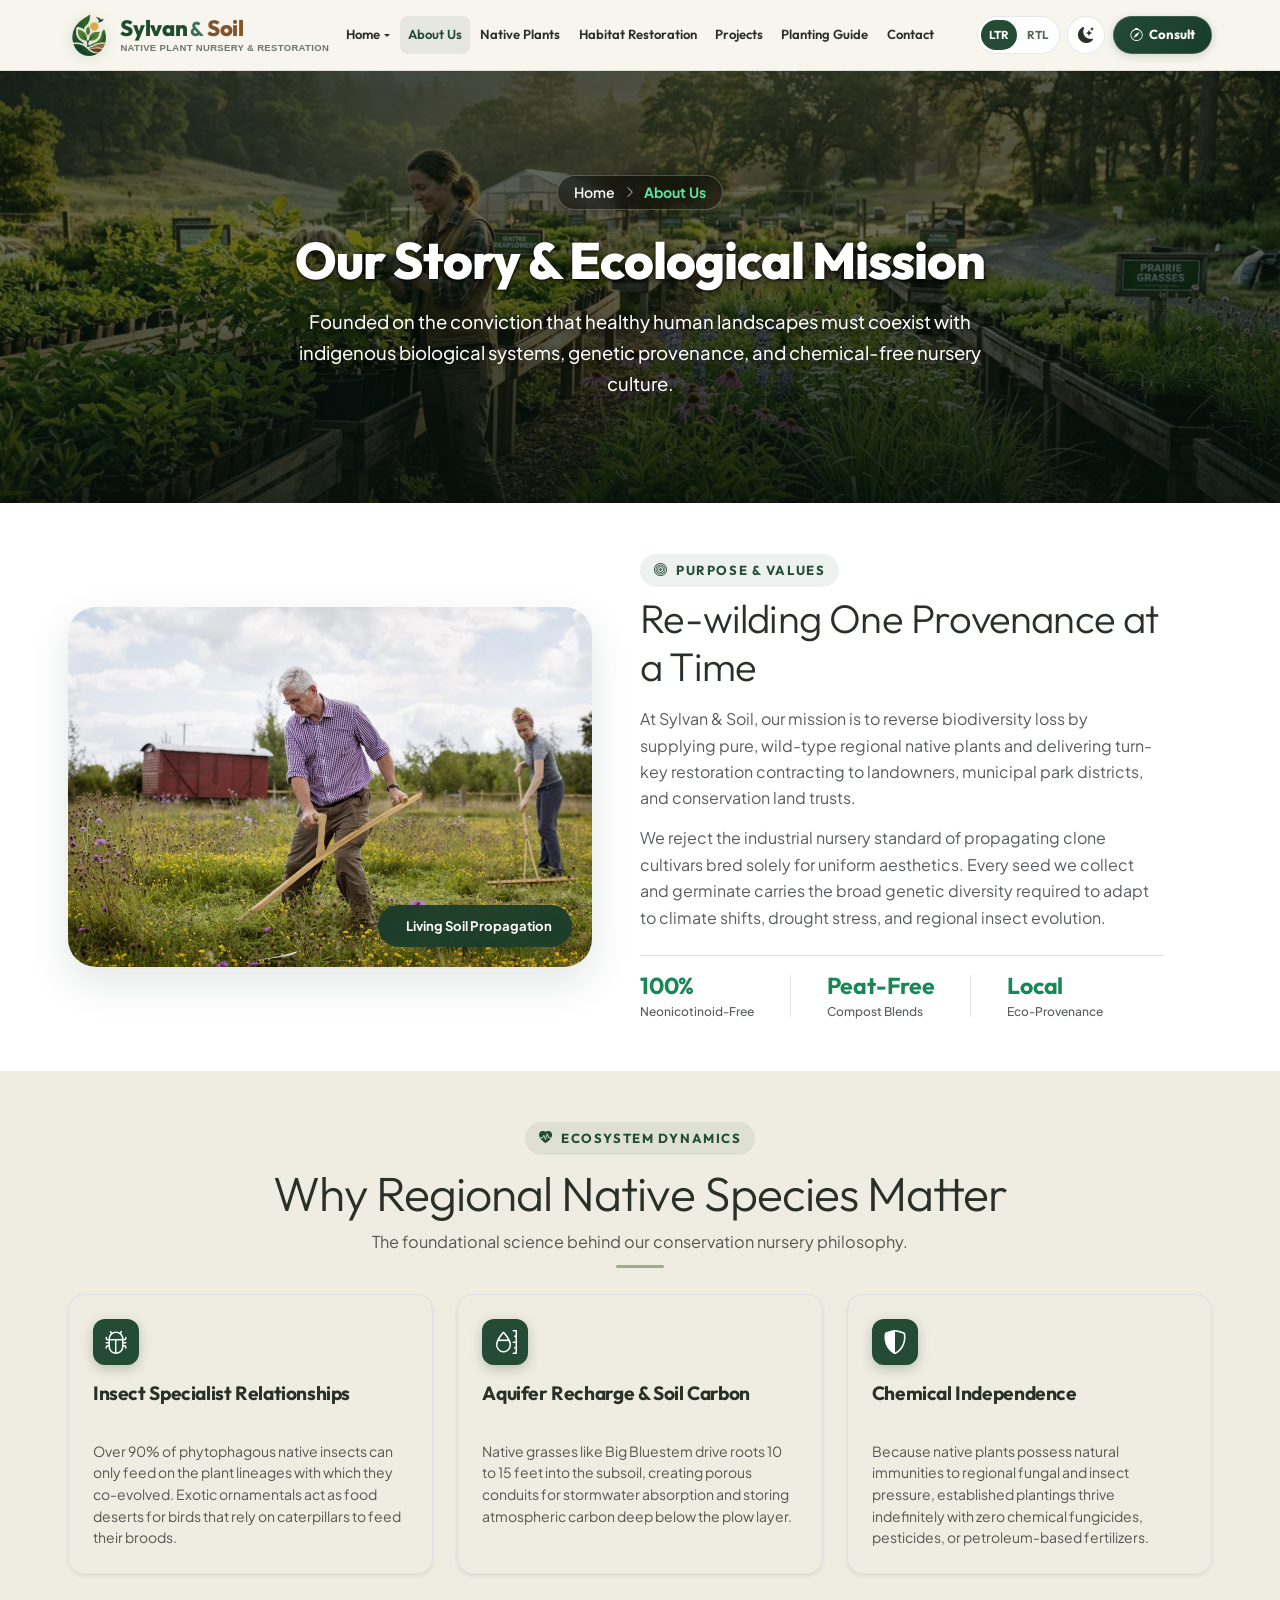
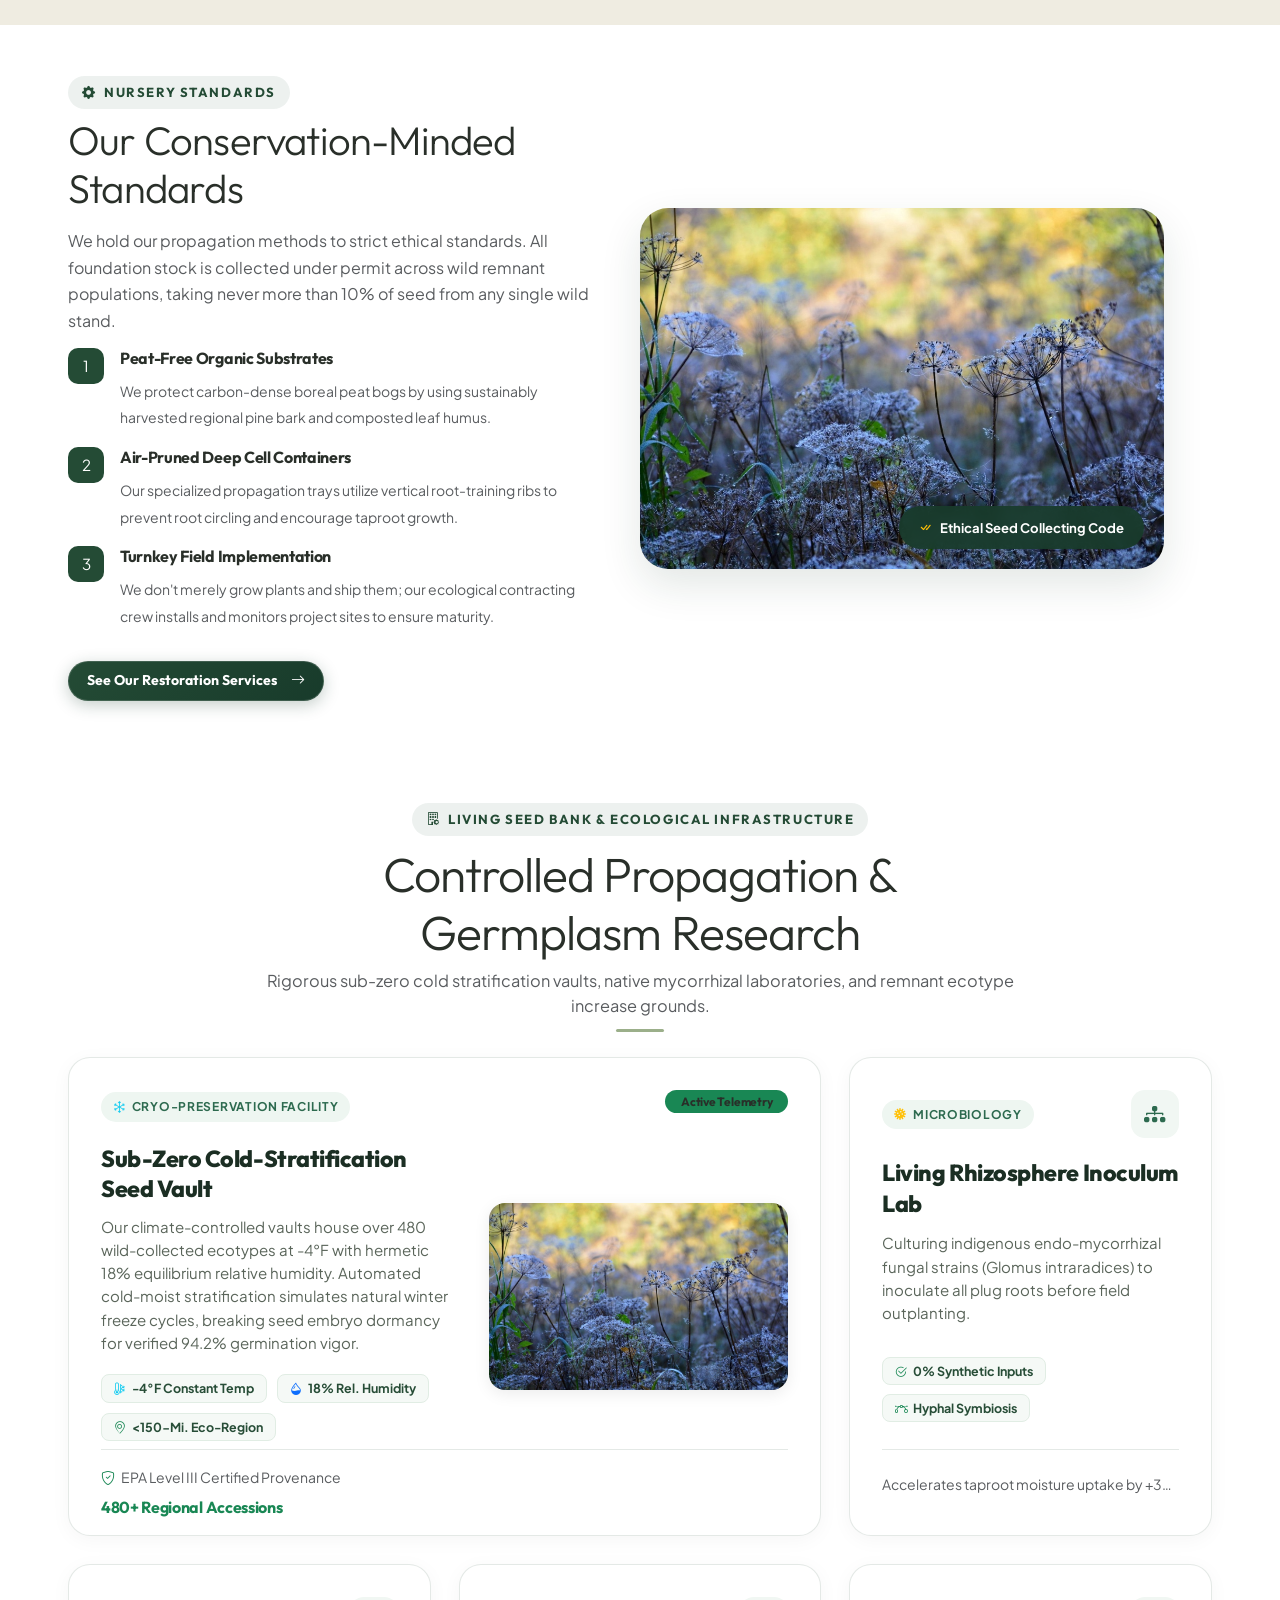
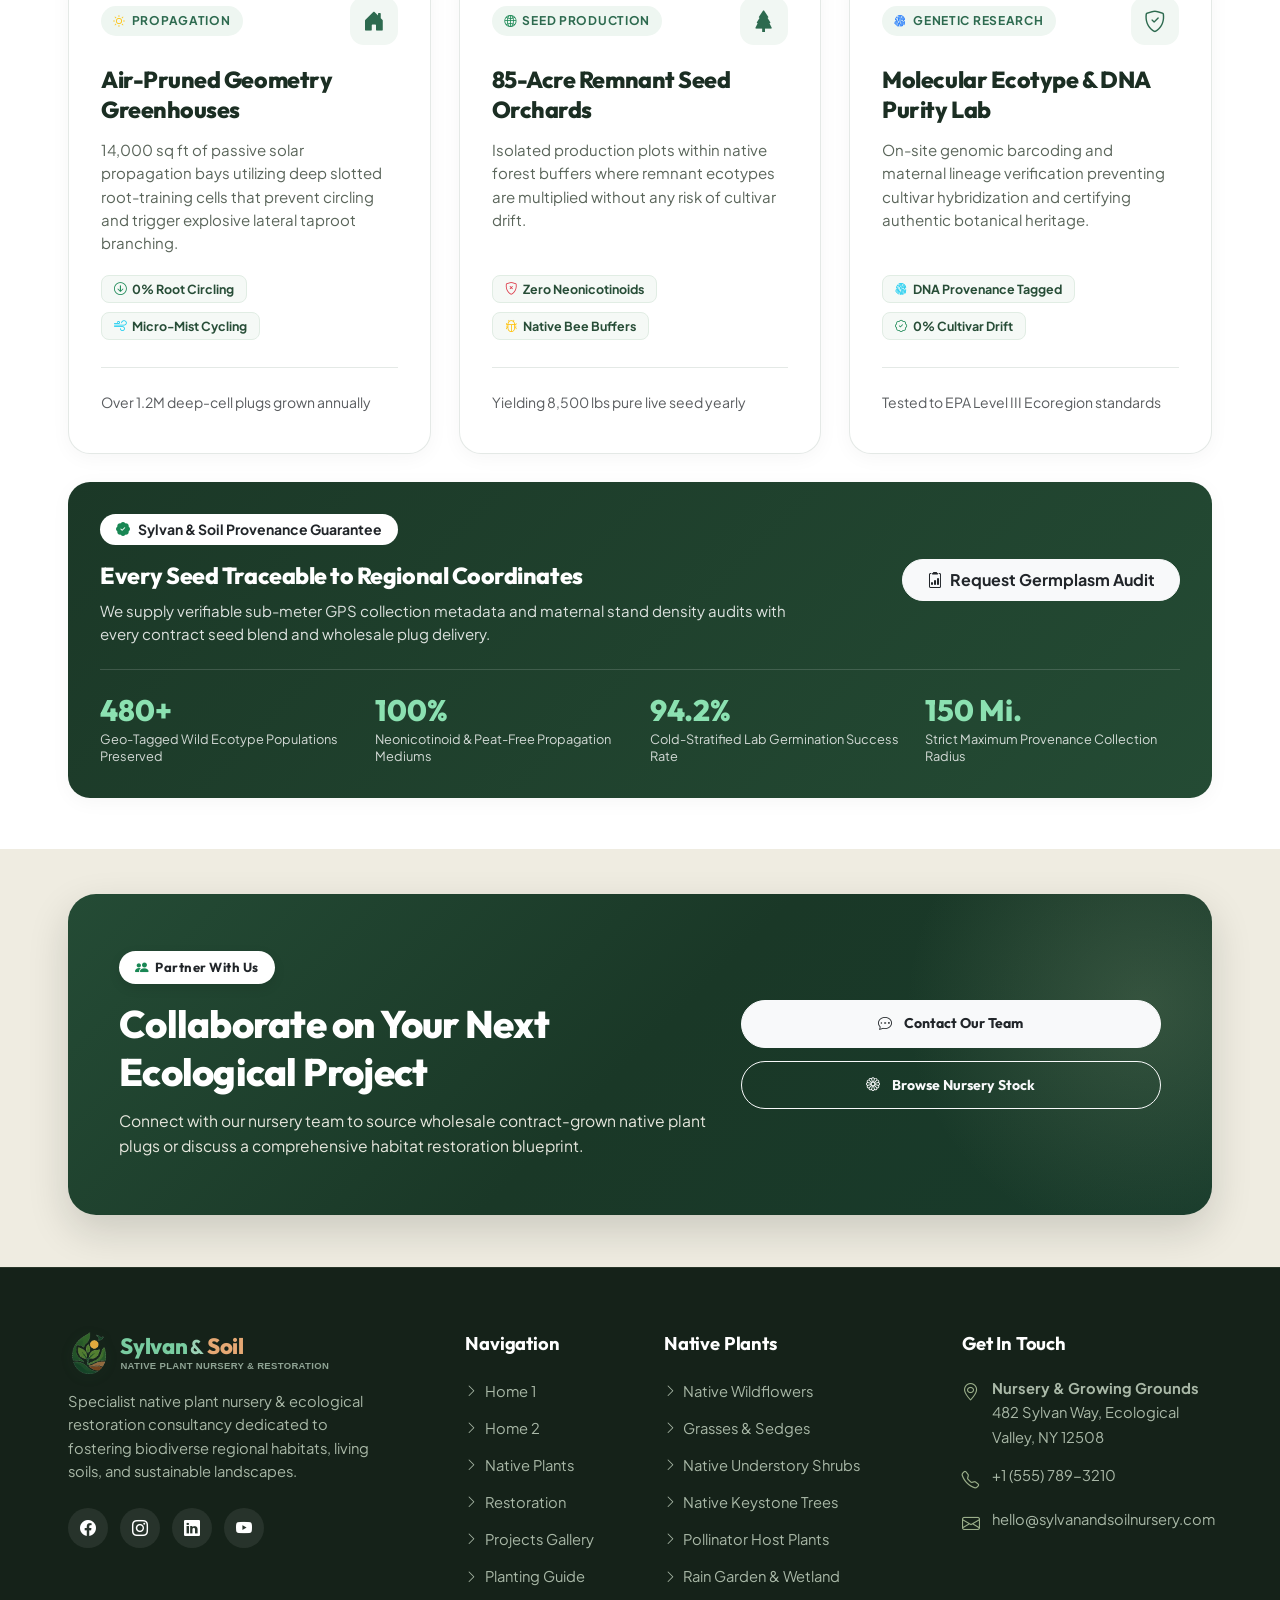
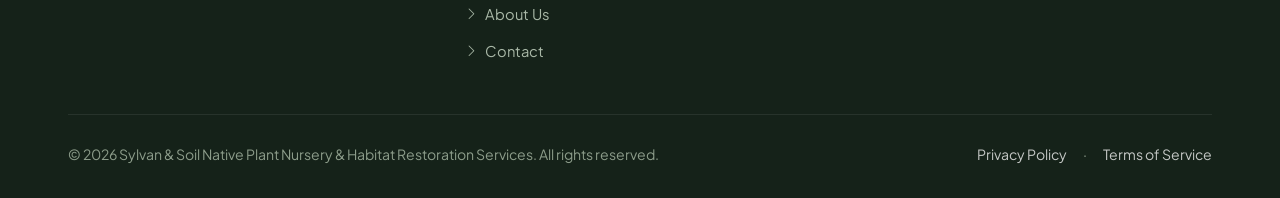
<file: about.html>
<!DOCTYPE html>
<html lang="en" data-bs-theme="light" dir="ltr">

<head>
  <meta charset="utf-8">
  <meta name="viewport" content="width=device-width, initial-scale=1">
  <title>About Our Mission — Sylvan &amp; Soil Native Plant Nursery &amp; Habitat Restoration Service</title>
  <meta name="description"
    content="Learn about Sylvan &amp; Soil Native Plant Nursery: our regional conservation mission, chemical-free growing practices, seed provenance ethics, and habitat restoration approach.">

  <link rel="icon" type="image/png" href="assets/images/favicon.png">

  <!-- Bootstrap 5 CSS -->
  <link href="https://cdn.jsdelivr.net/npm/bootstrap@5.3.3/dist/css/bootstrap.min.css" rel="stylesheet"
    id="mainBootstrapCss">
  <!-- Bootstrap Icons -->
  <link href="https://cdn.jsdelivr.net/npm/bootstrap-icons@1.11.3/font/bootstrap-icons.min.css" rel="stylesheet">

  <!-- Custom Core & Responsive Styles -->
  <link href="assets/css/style.css" rel="stylesheet">
  <link href="assets/css/responsive.css" rel="stylesheet">
</head>

<body>

  <!-- ================= ATTRACTIVE BOTANICAL PAGE LOADER ================= -->
  <div id="pageLoader" class="page-loader" aria-hidden="true">
    <div class="loader-container">
      <div class="loader-emblem-halo">
        <div class="loader-orbit-ring"></div>
        <div class="loader-pulse-glow"></div>
        <img src="assets/images/logo-emblem.png" alt="Sylvan &amp; Soil Logo Emblem" class="loader-emblem-art">
      </div>
      <div class="loader-brand-title">
        <span class="brand-sylvan">Sylvan</span><span class="brand-amp">&amp;</span><span class="brand-soil">Soil</span>
      </div>
      <div class="loader-tagline">Native Plant Nursery &amp; Habitat Restoration</div>
      <div class="loader-progress-track">
        <div class="loader-progress-bar"></div>
      </div>
    </div>
  </div>

  <!-- ================= HEADER & NAVIGATION ================= -->
  <header class="site-header">
    <nav class="navbar navbar-expand-xl">
      <div class="site-container">

        <!-- Brand Logo -->
        <a class="brand-logo" href="index.html">
          <img src="assets/images/logo-emblem.png" alt="Sylvan &amp; Soil Botanical Emblem" class="brand-emblem-art">
          <span class="brand-text-col">
            <span class="brand-heading"><span class="brand-sylvan">Sylvan</span> <span class="brand-amp">&amp;</span>
              <span class="brand-soil">Soil</span></span>
            <span class="brand-caption">Native Plant Nursery &amp; Restoration</span>
          </span>
        </a>

        <!-- Desktop Navigation Links (>= 1200px) -->
        <div class="collapse navbar-collapse justify-content-center d-none d-xl-flex" id="desktopNav">
          <ul class="navbar-nav align-items-center">
            <li class="nav-item dropdown">
              <a class="nav-link dropdown-toggle " href="#" role="button" data-bs-toggle="dropdown"
                aria-expanded="false">
                Home
              </a>
              <ul class="dropdown-menu">
                <li><a class="dropdown-item " href="index.html">Home 1 — Classic Nursery</a></li>
                <li><a class="dropdown-item " href="home-2.html">Home 2 — Ecological Restoration</a></li>
              </ul>
            </li>
            <li class="nav-item">
              <a class="nav-link active" href="about.html">About Us</a>
            </li>
            <li class="nav-item">
              <a class="nav-link " href="products.html">Native Plants</a>
            </li>
            <li class="nav-item">
              <a class="nav-link " href="habitat-restoration.html">Habitat Restoration</a>
            </li>
            <li class="nav-item">
              <a class="nav-link " href="projects.html">Projects</a>
            </li>
            <li class="nav-item">
              <a class="nav-link " href="planting-guide.html">Planting Guide</a>
            </li>
            <li class="nav-item">
              <a class="nav-link " href="contact.html">Contact</a>
            </li>
          </ul>
        </div>

        <!-- Header Actions: Theme, LTR/RTL, CTA, Mobile Trigger -->
        <div class="header-actions">
          <!-- LTR/RTL Toggle (Desktop Only) -->
          <button type="button" class="nav-dir-btn d-none d-xl-inline-flex" data-dir-switch
            aria-label="Toggle text direction (LTR / RTL)" title="Switch Layout Direction">
            <span class="dir-toggle-track">
              <span class="dir-toggle-opt dir-opt-ltr active">LTR</span>
              <span class="dir-toggle-opt dir-opt-rtl">RTL</span>
            </span>
          </button>

          <!-- Dark Mode Toggle (Desktop Only) -->
          <button type="button" class="nav-icon-btn d-none d-xl-inline-flex" data-theme-switch
            aria-label="Toggle light and dark mode" title="Toggle Theme">
            <i class="bi bi-moon-stars-fill"></i>
          </button>

          <!-- Desktop Consultation CTA (Desktop Only) -->
          <a class="btn-botanical btn-sm-botanical d-none d-xl-inline-flex" href="contact.html"><i
              class="bi bi-compass"></i> Consult</a>

          <!-- Mobile Menu Hamburger Trigger (Mobile & Tablet < 1200px Only) -->
          <button type="button" class="nav-icon-btn mobile-nav-trigger d-xl-none" data-bs-toggle="offcanvas"
            data-bs-target="#mobileMenu" aria-label="Open navigation menu">
            <i class="bi bi-list fs-4"></i>
          </button>
        </div>

      </div>
    </nav>
  </header>

  <!-- ================= MOBILE MENU OFFCANVAS ================= -->
  <div class="offcanvas offcanvas-end mobile-menu-offcanvas" tabindex="-1" id="mobileMenu"
    aria-labelledby="mobileMenuLabel">
    <div class="offcanvas-header border-bottom">
      <a class="brand-logo" href="index.html">
        <img src="assets/images/logo-emblem.png" alt="Sylvan &amp; Soil Botanical Emblem" class="brand-emblem-art">
        <span class="brand-text-col">
          <span class="brand-heading"><span class="brand-sylvan">Sylvan</span> <span class="brand-amp">&amp;</span>
            <span class="brand-soil">Soil</span></span>
          <span class="brand-caption">Native Plant Nursery &amp; Restoration</span>
        </span>
      </a>
      <button type="button" class="btn-close" data-bs-dismiss="offcanvas" aria-label="Close"></button>
    </div>
    <div class="offcanvas-body d-flex flex-column justify-content-between p-4">
      <div class="mobile-nav-wrapper">
        <ul class="navbar-nav gap-2">
          <li class="nav-item">
            <a class="mobile-nav-link d-flex align-items-center justify-content-between collapsed "
              data-bs-toggle="collapse" href="#mobileHomeSub" role="button" aria-expanded="false">
              <span><i class="bi bi-house-door me-2 text-forest"></i> Home</span>
              <i class="bi bi-chevron-down small"></i>
            </a>
            <div class="collapse" id="mobileHomeSub">
              <div class="ps-3 pt-2 pb-1 d-flex flex-column gap-1 border-start ms-3 my-1">
                <a class="mobile-sublink " href="index.html"><i class="bi bi-flower2 me-2"></i> Home 1 — Classic
                  Nursery</a>
                <a class="mobile-sublink " href="home-2.html"><i class="bi bi-tree me-2"></i> Home 2 — Ecological
                  Restoration</a>
              </div>
            </div>
          </li>
          <li class="nav-item">
            <a class="mobile-nav-link active" href="about.html"><i class="bi bi-info-circle me-2 text-forest"></i> About
              Us</a>
          </li>
          <li class="nav-item">
            <a class="mobile-nav-link " href="products.html"><i class="bi bi-grid me-2 text-forest"></i> Native
              Plants</a>
          </li>
          <li class="nav-item">
            <a class="mobile-nav-link " href="habitat-restoration.html"><i
                class="bi bi-shield-check me-2 text-forest"></i> Habitat Restoration</a>
          </li>
          <li class="nav-item">
            <a class="mobile-nav-link " href="projects.html"><i class="bi bi-images me-2 text-forest"></i> Projects</a>
          </li>
          <li class="nav-item">
            <a class="mobile-nav-link " href="planting-guide.html"><i
                class="bi bi-journal-bookmark me-2 text-forest"></i> Planting Guide</a>
          </li>
          <li class="nav-item">
            <a class="mobile-nav-link " href="contact.html"><i class="bi bi-envelope me-2 text-forest"></i> Contact</a>
          </li>
        </ul>
      </div>

      <!-- Mobile Actions Panel (Buttons Only, Perfectly Centered) -->
      <div class="mobile-menu-footer pt-3 border-top mt-4">
        <div class="mobile-controls-panel mb-3 d-flex align-items-center justify-content-center gap-3 py-2">
          <!-- Theme Toggle Button -->
          <button type="button" class="nav-icon-btn" data-theme-switch aria-label="Toggle light and dark mode"
            title="Toggle Theme">
            <i class="bi bi-moon-stars-fill"></i>
          </button>

          <!-- LTR / RTL Direction Toggle Button -->
          <button type="button" class="nav-dir-btn" data-dir-switch aria-label="Toggle text direction (LTR / RTL)"
            title="Switch Layout Direction">
            <span class="dir-toggle-track">
              <span class="dir-toggle-opt dir-opt-ltr active">LTR</span>
              <span class="dir-toggle-opt dir-opt-rtl">RTL</span>
            </span>
          </button>
        </div>

        <a class="btn-botanical w-100 justify-content-center py-2" href="contact.html">
          <i class="bi bi-compass"></i> Schedule Consultation
        </a>
      </div>
    </div>
  </div>

  <main>
    <!-- ================= SECTION 1: ABOUT HERO (SHARED .page-hero HEIGHT) ================= -->
    <section class="page-hero" style="background-image: url('assets/images/hero/hero-about-v2.jpg');" id="aboutHero">
      <div class="page-hero-overlay"></div>
      <div class="site-container page-hero-content">
        <nav class="page-breadcrumb" aria-label="Breadcrumb">
          <a href="index.html">Home</a>
          <i class="bi bi-chevron-right small"></i>
          <span>About Us</span>
        </nav>
        <h1>Our Story &amp; Ecological Mission</h1>
        <p class="lead">
          Founded on the conviction that healthy human landscapes must coexist with indigenous biological systems,
          genetic provenance, and chemical-free nursery culture.
        </p>
      </div>
    </section>

    <!-- ================= SECTION 2: OUR MISSION ================= -->
    <section class="site-section bg-surface" id="ourMission">
      <div class="site-container">

        <div class="editorial-wrap row align-items-center g-5">
          <div class="col-lg-6">
            <div class="editorial-media">
              <img src="assets/images/about/rewilding-provenance.jpg"
                alt="Re-wilding and native meadow provenance stewardship" loading="eager">
              <div class="editorial-badge">
                <i class="bi bi-leaf-fill text-warning"></i> Living Soil Propagation
              </div>
            </div>
          </div>
          <div class="col-lg-6">
            <span class="site-eyebrow"><i class="bi bi-bullseye"></i> Purpose &amp; Values</span>
            <h2 class="display-6 mb-3">Re-wilding One Provenance at a Time</h2>
            <p class="text-muted leading-relaxed">
              At Sylvan &amp; Soil, our mission is to reverse biodiversity loss by supplying pure, wild-type regional
              native plants and delivering turn-key restoration contracting to landowners, municipal park districts, and
              conservation land trusts.
            </p>
            <p class="text-muted leading-relaxed">
              We reject the industrial nursery standard of propagating clone cultivars bred solely for uniform
              aesthetics. Every seed we collect and germinate carries the broad genetic diversity required to adapt to
              climate shifts, drought stress, and regional insect evolution.
            </p>
            <div class="about-stat-strip pt-3 border-top border-subtle mt-4">
              <div class="about-stat-item">
                <strong class="font-display d-block fs-4 text-success">100%</strong>
                <span class="small text-muted">Neonicotinoid-Free</span>
              </div>
              <div class="about-stat-divider" aria-hidden="true"></div>
              <div class="about-stat-item">
                <strong class="font-display d-block fs-4 text-success">Peat-Free</strong>
                <span class="small text-muted">Compost Blends</span>
              </div>
              <div class="about-stat-divider" aria-hidden="true"></div>
              <div class="about-stat-item">
                <strong class="font-display d-block fs-4 text-success">Local</strong>
                <span class="small text-muted">Eco-Provenance</span>
              </div>
            </div>
          </div>
        </div>

      </div>
    </section>

    <!-- ================= SECTION 3: WHY NATIVE PLANTS MATTER ================= -->
    <section class="site-section bg-muted-soft" id="whyNativesMatter">
      <div class="site-container">

        <div class="site-section-head text-center">
          <span class="site-eyebrow"><i class="bi bi-heart-pulse-fill"></i> Ecosystem Dynamics</span>
          <h2 class="display-5">Why Regional Native Species Matter</h2>
          <p class="text-muted">The foundational science behind our conservation nursery philosophy.</p>
          <div class="site-divider"></div>
        </div>

        <div class="row g-4 align-items-stretch">

          <div class="col-md-4">
            <div class="p-4 rounded-4 bg-surface border border-subtle h-100 shadow-sm d-flex flex-column">
              <div class="brand-mark mb-3" style="width:46px;height:46px;background:var(--color-forest);">
                <i class="bi bi-bug fs-4"></i>
              </div>
              <h4 class="font-display mb-2 ecosystem-dynamics-title">Insect Specialist Relationships</h4>
              <p class="text-muted small ecosystem-dynamics-desc">Over 90% of phytophagous native insects can only feed
                on the plant lineages with which they co-evolved. Exotic ornamentals act as food deserts for birds that
                rely on caterpillars to feed their broods.</p>
            </div>
          </div>

          <div class="col-md-4">
            <div class="p-4 rounded-4 bg-surface border border-subtle h-100 shadow-sm d-flex flex-column">
              <div class="brand-mark mb-3" style="width:46px;height:46px;background:var(--color-forest);">
                <i class="bi bi-moisture fs-4"></i>
              </div>
              <h4 class="font-display mb-2 ecosystem-dynamics-title">Aquifer Recharge &amp; Soil Carbon</h4>
              <p class="text-muted small ecosystem-dynamics-desc">Native grasses like Big Bluestem drive roots 10 to 15
                feet into the subsoil, creating porous conduits for stormwater absorption and storing atmospheric carbon
                deep below the plow layer.</p>
            </div>
          </div>

          <div class="col-md-4">
            <div class="p-4 rounded-4 bg-surface border border-subtle h-100 shadow-sm d-flex flex-column">
              <div class="brand-mark mb-3" style="width:46px;height:46px;background:var(--color-forest);">
                <i class="bi bi-shield-shaded fs-4"></i>
              </div>
              <h4 class="font-display mb-2 ecosystem-dynamics-title">Chemical Independence</h4>
              <p class="text-muted small ecosystem-dynamics-desc">Because native plants possess natural immunities to
                regional fungal and insect pressure, established plantings thrive indefinitely with zero chemical
                fungicides, pesticides, or petroleum-based fertilizers.</p>
            </div>
          </div>

        </div>

      </div>
    </section>

    <!-- ================= SECTION 4: OUR APPROACH ================= -->
    <section class="site-section bg-surface" id="ourApproach">
      <div class="site-container">

        <div class="editorial-wrap row align-items-center g-5 flex-lg-row-reverse">
          <div class="col-lg-6">
            <div class="editorial-media">
              <img src="assets/images/about/wild-seed-heads.jpg"
                alt="Wild native seed collection and ethical conservation standards" loading="eager">
              <div class="editorial-badge">
                <i class="bi bi-check-all text-warning"></i> Ethical Seed Collecting Code
              </div>
            </div>
          </div>
          <div class="col-lg-6">
            <span class="site-eyebrow"><i class="bi bi-gear-fill"></i> Nursery Standards</span>
            <h2 class="display-6 mb-3">Our Conservation-Minded Standards</h2>
            <p class="text-muted leading-relaxed">
              We hold our propagation methods to strict ethical standards. All foundation stock is collected under
              permit across wild remnant populations, taking never more than 10% of seed from any single wild stand.
            </p>

            <div class="d-flex flex-column gap-3 mb-4">
              <div class="d-flex align-items-start gap-3">
                <div class="step-num"
                  style="width:36px;height:36px;font-size:0.95rem;margin:0;background:var(--color-forest);color:#fff;border-radius:10px;display:flex;align-items:center;justify-content:center;flex-shrink:0;">
                  1</div>
                <div>
                  <strong class="font-display d-block">Peat-Free Organic Substrates</strong>
                  <span class="small text-muted">We protect carbon-dense boreal peat bogs by using sustainably harvested
                    regional pine bark and composted leaf humus.</span>
                </div>
              </div>

              <div class="d-flex align-items-start gap-3">
                <div class="step-num"
                  style="width:36px;height:36px;font-size:0.95rem;margin:0;background:var(--color-forest);color:#fff;border-radius:10px;display:flex;align-items:center;justify-content:center;flex-shrink:0;">
                  2</div>
                <div>
                  <strong class="font-display d-block">Air-Pruned Deep Cell Containers</strong>
                  <span class="small text-muted">Our specialized propagation trays utilize vertical root-training ribs
                    to prevent root circling and encourage taproot growth.</span>
                </div>
              </div>

              <div class="d-flex align-items-start gap-3">
                <div class="step-num"
                  style="width:36px;height:36px;font-size:0.95rem;margin:0;background:var(--color-forest);color:#fff;border-radius:10px;display:flex;align-items:center;justify-content:center;flex-shrink:0;">
                  3</div>
                <div>
                  <strong class="font-display d-block">Turnkey Field Implementation</strong>
                  <span class="small text-muted">We don't merely grow plants and ship them; our ecological contracting
                    crew installs and monitors project sites to ensure maturity.</span>
                </div>
              </div>
            </div>

            <div class="pt-2">
              <a href="habitat-restoration.html" class="btn-botanical btn-sm-botanical">
                See Our Restoration Services <i class="bi bi-arrow-right ms-1"></i>
              </a>
            </div>
          </div>
        </div>

      </div>
    </section>

    <!-- ================= SECTION 5: RESEARCH & FACILITIES (BENTO SPECIFICATION MATRIX) ================= -->
    <section class="site-section bg-surface" id="facilitiesInfrastructure">
      <div class="site-container">

        <div class="site-section-head text-center">
          <span class="site-eyebrow"><i class="bi bi-building-gear"></i> Living Seed Bank &amp; Ecological Infrastructure</span>
          <h2 class="display-5">Controlled Propagation &amp; Germplasm Research</h2>
          <p class="text-muted">Rigorous sub-zero cold stratification vaults, native mycorrhizal laboratories, and remnant ecotype increase grounds.</p>
          <div class="site-divider"></div>
        </div>

        <div class="facilities-bento-grid">

          <!-- Bento Card 1: 2-Column Primary Feature - Sub-Zero Cryo-Stratification Seed Vault -->
          <div class="bento-card bento-card-span-2">
            <div class="bento-card-body d-flex flex-column flex-grow-1">
              <div class="bento-card-header">
                <span class="bento-badge"><i class="bi bi-snow text-info"></i> Cryo-Preservation Facility</span>
                <span class="badge bg-success font-display px-3 py-1 rounded-pill">Active Telemetry</span>
              </div>
              <div class="bento-media-split">
                <div>
                  <h3 class="bento-title">Sub-Zero Cold-Stratification Seed Vault</h3>
                  <p class="bento-desc">
                    Our climate-controlled vaults house over 480 wild-collected ecotypes at -4°F with hermetic 18% equilibrium relative humidity. Automated cold-moist stratification simulates natural winter freeze cycles, breaking seed embryo dormancy for verified 94.2% germination vigor.
                  </p>
                  <div class="bento-specs-row mt-auto">
                    <span class="bento-spec-pill"><i class="bi bi-thermometer-snow text-info"></i> -4°F Constant Temp</span>
                    <span class="bento-spec-pill"><i class="bi bi-droplet-half text-primary"></i> 18% Rel. Humidity</span>
                    <span class="bento-spec-pill"><i class="bi bi-geo-alt text-success"></i> &lt;150-Mi. Eco-Region</span>
                  </div>
                </div>
                <div class="bento-media-thumb">
                  <img src="assets/images/about/seed-propagation.jpg" alt="Botanist inspecting wild native seed batches in seed bank" loading="eager">
                </div>
              </div>
            </div>
            <div class="bento-card-footer pt-3 border-top border-subtle d-flex align-items-center justify-content-between mt-3 flex-wrap gap-2">
              <span class="small text-muted"><i class="bi bi-shield-check text-success me-1"></i> EPA Level III Certified Provenance</span>
              <span class="font-display fw-bold text-success fs-6">480+ Regional Accessions</span>
            </div>
          </div>

          <!-- Bento Card 2: Living Rhizosphere Fungal Lab -->
          <div class="bento-card">
            <div class="bento-card-body d-flex flex-column flex-grow-1">
              <div class="bento-card-header">
                <span class="bento-badge"><i class="bi bi-virus text-warning"></i> Microbiology</span>
                <div class="bento-icon-halo"><i class="bi bi-diagram-3-fill"></i></div>
              </div>
              <h3 class="bento-title">Living Rhizosphere Inoculum Lab</h3>
              <p class="bento-desc">
                Culturing indigenous endo-mycorrhizal fungal strains (Glomus intraradices) to inoculate all plug roots before field outplanting.
              </p>
              <div class="bento-specs-row mt-auto">
                <span class="bento-spec-pill"><i class="bi bi-check2-circle text-success"></i> 0% Synthetic Inputs</span>
                <span class="bento-spec-pill"><i class="bi bi-bezier text-success"></i> Hyphal Symbiosis</span>
              </div>
            </div>
            <div class="bento-card-footer pt-3 border-top border-subtle mt-auto">
              <span class="small text-muted">Accelerates taproot moisture uptake by +320%</span>
            </div>
          </div>

          <!-- Bento Card 3: Air-Pruned Root Geometry Greenhouses -->
          <div class="bento-card">
            <div class="bento-card-body d-flex flex-column flex-grow-1">
              <div class="bento-card-header">
                <span class="bento-badge"><i class="bi bi-sun text-warning"></i> Propagation</span>
                <div class="bento-icon-halo"><i class="bi bi-house-door-fill"></i></div>
              </div>
              <h3 class="bento-title">Air-Pruned Geometry Greenhouses</h3>
              <p class="bento-desc">
                14,000 sq ft of passive solar propagation bays utilizing deep slotted root-training cells that prevent circling and trigger explosive lateral taproot branching.
              </p>
              <div class="bento-specs-row mt-auto">
                <span class="bento-spec-pill"><i class="bi bi-arrow-down-circle text-success"></i> 0% Root Circling</span>
                <span class="bento-spec-pill"><i class="bi bi-wind text-info"></i> Micro-Mist Cycling</span>
              </div>
            </div>
            <div class="bento-card-footer pt-3 border-top border-subtle mt-auto">
              <span class="small text-muted">Over 1.2M deep-cell plugs grown annually</span>
            </div>
          </div>

          <!-- Bento Card 4: 85-Acre Remnant Seed Orchards -->
          <div class="bento-card">
            <div class="bento-card-body d-flex flex-column flex-grow-1">
              <div class="bento-card-header">
                <span class="bento-badge"><i class="bi bi-globe2 text-success"></i> Seed Production</span>
                <div class="bento-icon-halo"><i class="bi bi-tree-fill"></i></div>
              </div>
              <h3 class="bento-title">85-Acre Remnant Seed Orchards</h3>
              <p class="bento-desc">
                Isolated production plots within native forest buffers where remnant ecotypes are multiplied without any risk of cultivar drift.
              </p>
              <div class="bento-specs-row mt-auto">
                <span class="bento-spec-pill"><i class="bi bi-shield-x text-danger"></i> Zero Neonicotinoids</span>
                <span class="bento-spec-pill"><i class="bi bi-bug text-warning"></i> Native Bee Buffers</span>
              </div>
            </div>
            <div class="bento-card-footer pt-3 border-top border-subtle mt-auto">
              <span class="small text-muted">Yielding 8,500 lbs pure live seed yearly</span>
            </div>
          </div>

          <!-- Bento Card 5: Molecular Ecotype & DNA Purity Lab (New Card) -->
          <div class="bento-card">
            <div class="bento-card-body d-flex flex-column flex-grow-1">
              <div class="bento-card-header">
                <span class="bento-badge"><i class="bi bi-fingerprint text-primary"></i> Genetic Research</span>
                <div class="bento-icon-halo"><i class="bi bi-shield-check"></i></div>
              </div>
              <h3 class="bento-title">Molecular Ecotype &amp; DNA Purity Lab</h3>
              <p class="bento-desc">
                On-site genomic barcoding and maternal lineage verification preventing cultivar hybridization and certifying authentic botanical heritage.
              </p>
              <div class="bento-specs-row mt-auto">
                <span class="bento-spec-pill"><i class="bi bi-fingerprint text-info"></i> DNA Provenance Tagged</span>
                <span class="bento-spec-pill"><i class="bi bi-patch-check text-success"></i> 0% Cultivar Drift</span>
              </div>
            </div>
            <div class="bento-card-footer pt-3 border-top border-subtle mt-auto">
              <span class="small text-muted">Tested to EPA Level III Ecoregion standards</span>
            </div>
          </div>

          <!-- Bento Card 6: Full-Width Scientific Impact Ribbon -->
          <div class="bento-card bento-card-span-3 bento-ribbon-card">
            <div class="row align-items-center g-4">
              <div class="col-lg-8">
                <div class="d-inline-flex align-items-center gap-2 px-3 py-1 rounded-pill bg-white text-dark small fw-bold mb-3">
                  <i class="bi bi-patch-check-fill text-success"></i> Sylvan &amp; Soil Provenance Guarantee
                </div>
                <h3 class="bento-title mb-2">Every Seed Traceable to Regional Coordinates</h3>
                <p class="bento-desc mb-0">
                  We supply verifiable sub-meter GPS collection metadata and maternal stand density audits with every contract seed blend and wholesale plug delivery.
                </p>
              </div>
              <div class="col-lg-4 text-lg-end">
                <a href="contact.html" class="btn btn-light text-dark fw-bold rounded-pill px-4 py-2">
                  <i class="bi bi-clipboard2-data me-1"></i> Request Germplasm Audit
                </a>
              </div>
            </div>

            <div class="bento-metrics-strip">
              <div class="bento-metric-cell">
                <div class="bento-metric-val">480+</div>
                <div class="bento-metric-label">Geo-Tagged Wild Ecotype Populations Preserved</div>
              </div>
              <div class="bento-metric-cell">
                <div class="bento-metric-val">100%</div>
                <div class="bento-metric-label">Neonicotinoid &amp; Peat-Free Propagation Mediums</div>
              </div>
              <div class="bento-metric-cell">
                <div class="bento-metric-val">94.2%</div>
                <div class="bento-metric-label">Cold-Stratified Lab Germination Success Rate</div>
              </div>
              <div class="bento-metric-cell">
                <div class="bento-metric-val">150 Mi.</div>
                <div class="bento-metric-label">Strict Maximum Provenance Collection Radius</div>
              </div>
            </div>
          </div>

        </div>

      </div>
    </section>

    <!-- ================= SECTION 6: CONTACT CTA & COMPREHENSIVE FOOTER ================= -->
    <section class="site-section section-cta bg-muted-soft" id="aboutCtaFooter">
      <div class="site-container">

        <div class="cta-banner">
          <div class="row align-items-center justify-content-between g-4 position-relative" style="z-index: 2;">
            <div class="col-lg-7">
              <span class="badge bg-white text-dark font-display px-3 py-2 rounded-pill mb-2">
                <i class="bi bi-people-fill text-success"></i> Partner With Us
              </span>
              <h2>Collaborate on Your Next Ecological Project</h2>
              <p>
                Connect with our nursery team to source wholesale contract-grown native plant plugs or discuss a
                comprehensive habitat restoration blueprint.
              </p>
            </div>
            <div class="col-lg-5 text-lg-end">
              <div class="cta-banner-btns">
                <a href="contact.html" class="btn btn-light text-dark fw-bold rounded-pill">
                  <i class="bi bi-chat-dots me-1"></i> Contact Our Team
                </a>
                <a href="products.html" class="btn btn-outline-light fw-bold rounded-pill">
                  <i class="bi bi-flower1 me-1"></i> Browse Nursery Stock
                </a>
              </div>
            </div>
          </div>
        </div>

      </div>
    </section>
  </main>

  <!-- ================= COMPREHENSIVE FOOTER ================= -->
  <footer class="site-footer">
    <div class="site-container">
      <div class="row g-4 g-lg-5">

        <div class="col-lg-4">
          <a class="brand-logo text-white mb-3 d-inline-flex" href="index.html">
            <img src="assets/images/logo-emblem.png" alt="Sylvan &amp; Soil Botanical Emblem" class="brand-emblem-art">
            <span class="brand-text-col">
              <span class="brand-heading"><span class="brand-sylvan">Sylvan</span> <span class="brand-amp">&amp;</span>
                <span class="brand-soil">Soil</span></span>
              <span class="brand-caption">Native Plant Nursery &amp; Restoration</span>
            </span>
          </a>
          <p class="footer-brand-desc">
            Specialist native plant nursery &amp; ecological restoration consultancy dedicated to fostering biodiverse
            regional habitats, living soils, and sustainable landscapes.
          </p>
          <div class="footer-social-wrap" aria-label="Social connections">
            <a href="https://facebook.com" class="social-circle" aria-label="Facebook" target="_blank" rel="noopener"><i
                class="bi bi-facebook"></i></a>
            <a href="https://instagram.com" class="social-circle" aria-label="Instagram" target="_blank"
              rel="noopener"><i class="bi bi-instagram"></i></a>
            <a href="https://linkedin.com" class="social-circle" aria-label="LinkedIn" target="_blank" rel="noopener"><i
                class="bi bi-linkedin"></i></a>
            <a href="https://youtube.com" class="social-circle" aria-label="YouTube" target="_blank" rel="noopener"><i
                class="bi bi-youtube"></i></a>
          </div>
        </div>

        <div class="col-sm-6 col-lg-2">
          <h5>Navigation</h5>
          <ul class="footer-links">
            <li><a href="index.html" class="footer-link"><i class="bi bi-chevron-right small"></i> Home 1</a></li>
            <li><a href="home-2.html" class="footer-link"><i class="bi bi-chevron-right small"></i> Home 2</a></li>
            <li><a href="products.html" class="footer-link"><i class="bi bi-chevron-right small"></i> Native Plants</a>
            </li>
            <li><a href="habitat-restoration.html" class="footer-link"><i class="bi bi-chevron-right small"></i>
                Restoration</a></li>
            <li><a href="projects.html" class="footer-link"><i class="bi bi-chevron-right small"></i> Projects
                Gallery</a></li>
            <li><a href="planting-guide.html" class="footer-link"><i class="bi bi-chevron-right small"></i> Planting
                Guide</a></li>
            <li><a href="about.html" class="footer-link"><i class="bi bi-chevron-right small"></i> About Us</a></li>
            <li><a href="contact.html" class="footer-link"><i class="bi bi-chevron-right small"></i> Contact</a></li>
          </ul>
        </div>

        <div class="col-sm-6 col-lg-3">
          <h5>Native Plants</h5>
          <ul class="footer-links">
            <li><a href="products.html?type=wildflower" class="footer-link"><i class="bi bi-chevron-right small"></i>
                Native Wildflowers</a></li>
            <li><a href="products.html?type=grass" class="footer-link"><i class="bi bi-chevron-right small"></i> Grasses
                &amp; Sedges</a></li>
            <li><a href="products.html?type=shrub" class="footer-link"><i class="bi bi-chevron-right small"></i> Native
                Understory Shrubs</a></li>
            <li><a href="products.html?type=tree" class="footer-link"><i class="bi bi-chevron-right small"></i> Native
                Keystone Trees</a></li>
            <li><a href="products.html?type=pollinator" class="footer-link"><i class="bi bi-chevron-right small"></i>
                Pollinator Host Plants</a></li>
            <li><a href="products.html?type=wetland" class="footer-link"><i class="bi bi-chevron-right small"></i> Rain
                Garden &amp; Wetland</a></li>
          </ul>
        </div>

        <div class="col-lg-3">
          <h5>Get In Touch</h5>
          <div class="footer-contact-item">
            <i class="bi bi-geo-alt"></i>
            <div>
              <strong>Nursery &amp; Growing Grounds</strong><br>
              482 Sylvan Way, Ecological Valley, NY 12508
            </div>
          </div>
          <div class="footer-contact-item">
            <i class="bi bi-telephone"></i>
            <div>+1 (555) 789-3210</div>
          </div>
          <div class="footer-contact-item">
            <i class="bi bi-envelope"></i>
            <div>hello@sylvanandsoilnursery.com</div>
          </div>
        </div>

      </div>

      <div class="footer-bottom">
        <div>
          &copy; 2026 Sylvan &amp; Soil Native Plant Nursery &amp; Habitat Restoration Services. All rights reserved.
        </div>
        <div class="d-flex align-items-center gap-3">
          <a href="#" data-bs-toggle="modal" data-bs-target="#privacyModal" class="text-white text-opacity-75">Privacy
            Policy</a>
          <span>·</span>
          <a href="#" data-bs-toggle="modal" data-bs-target="#termsModal" class="text-white text-opacity-75">Terms of
            Service</a>
        </div>
      </div>
    </div>
  </footer>

  <button type="button" class="back-to-top-btn" id="backToTop" aria-label="Back to top of page" title="Back to Top">
    <i class="bi bi-arrow-up"></i>
  </button>

  <div class="modal fade" id="privacyModal" tabindex="-1" aria-labelledby="privacyModalLabel" aria-hidden="true">
    <div class="modal-dialog modal-dialog-centered modal-dialog-scrollable">
      <div class="modal-content">
        <div class="modal-header">
          <h5 class="modal-title font-display" id="privacyModalLabel">Privacy Policy</h5>
          <button type="button" class="btn-close" data-bs-dismiss="modal" aria-label="Close"></button>
        </div>
        <div class="modal-body">
          <p class="small text-muted">We respect your privacy and protect personal consultation inquiries.</p>
        </div>
        <div class="modal-footer">
          <button type="button" class="btn-botanical btn-sm-botanical" data-bs-dismiss="modal">Close</button>
        </div>
      </div>
    </div>
  </div>

  <div class="modal fade" id="termsModal" tabindex="-1" aria-labelledby="termsModalLabel" aria-hidden="true">
    <div class="modal-dialog modal-dialog-centered modal-dialog-scrollable">
      <div class="modal-content">
        <div class="modal-header">
          <h5 class="modal-title font-display" id="termsModalLabel">Terms &amp; Conditions</h5>
          <button type="button" class="btn-close" data-bs-dismiss="modal" aria-label="Close"></button>
        </div>
        <div class="modal-body">
          <p class="small text-muted">All nursery stock is regionally sourced and non-invasive.</p>
        </div>
        <div class="modal-footer">
          <button type="button" class="btn-botanical btn-sm-botanical" data-bs-dismiss="modal">Close</button>
        </div>
      </div>
    </div>
  </div>

  <!-- Bootstrap 5 Bundle JS -->
  <script src="https://cdn.jsdelivr.net/npm/bootstrap@5.3.3/dist/js/bootstrap.bundle.min.js"></script>
  <!-- Application JS -->
  <script src="assets/js/main.js"></script>
</body>

</html>
</file>
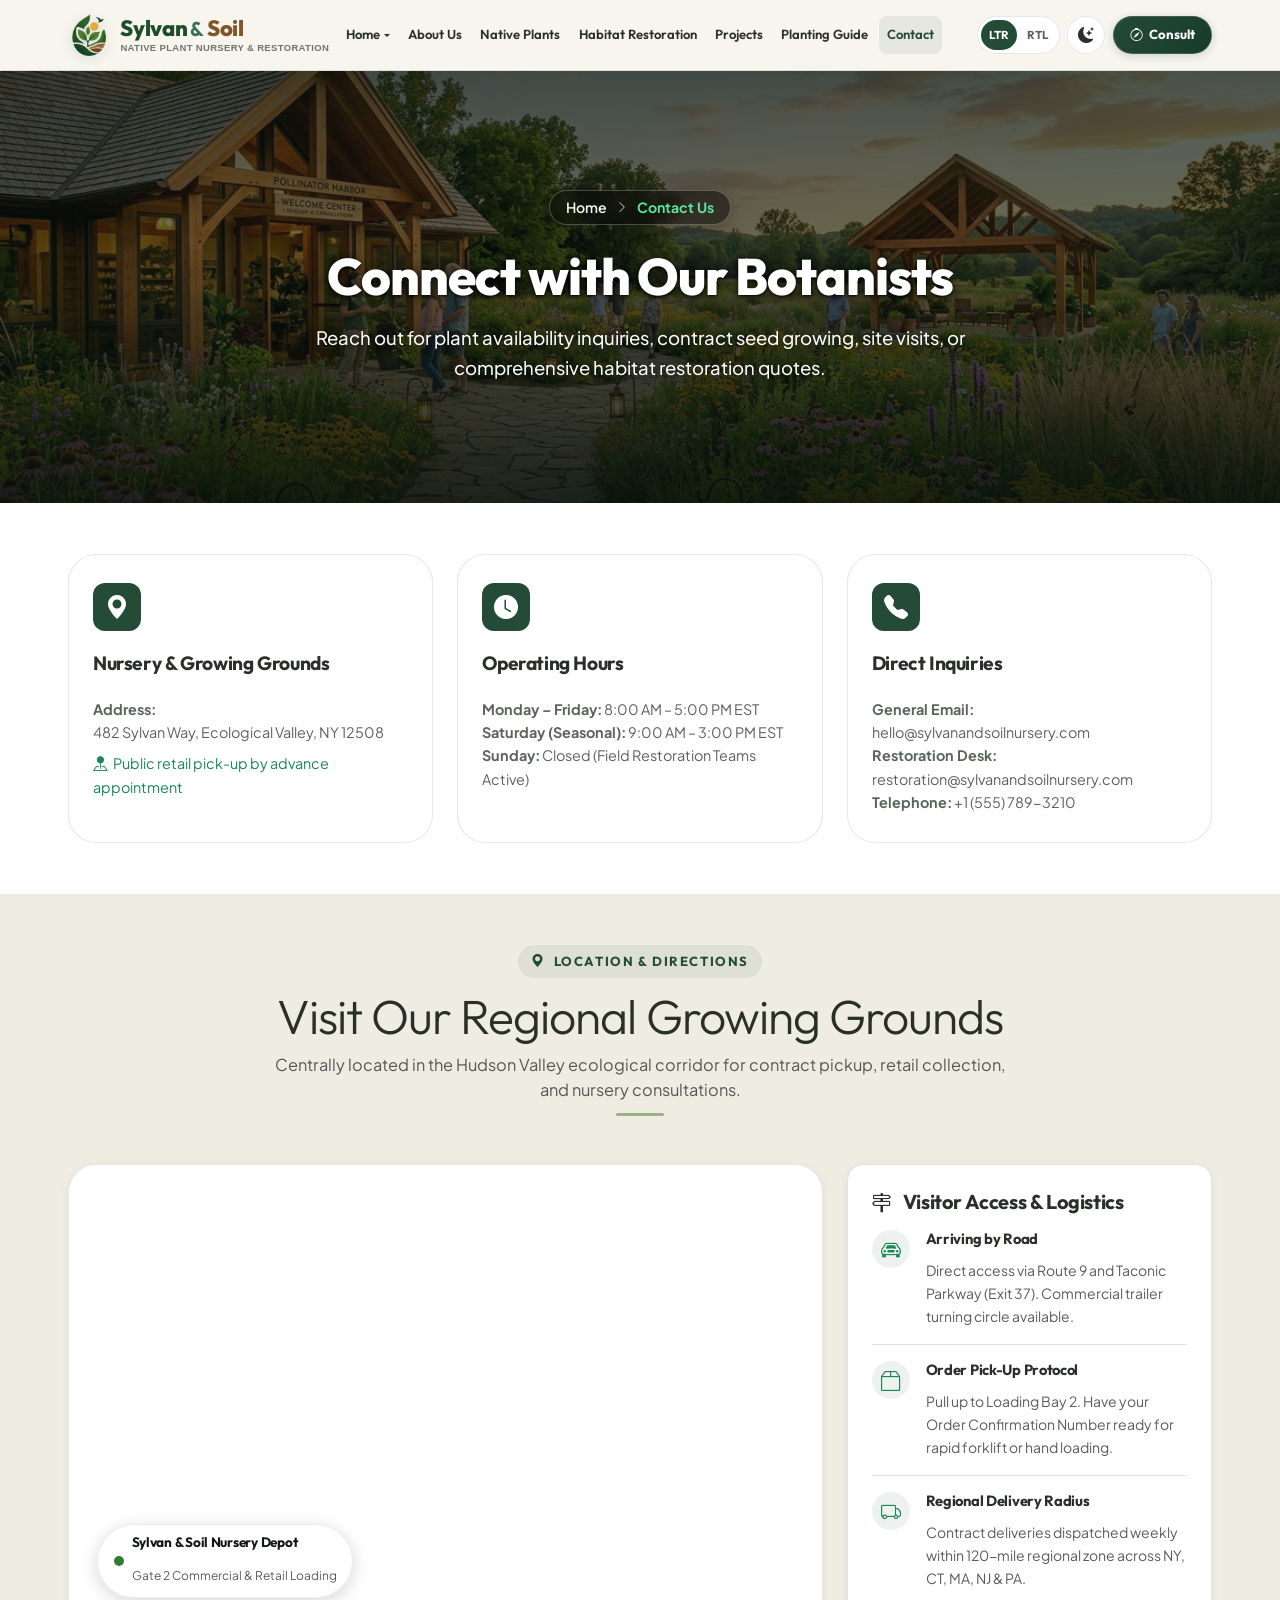
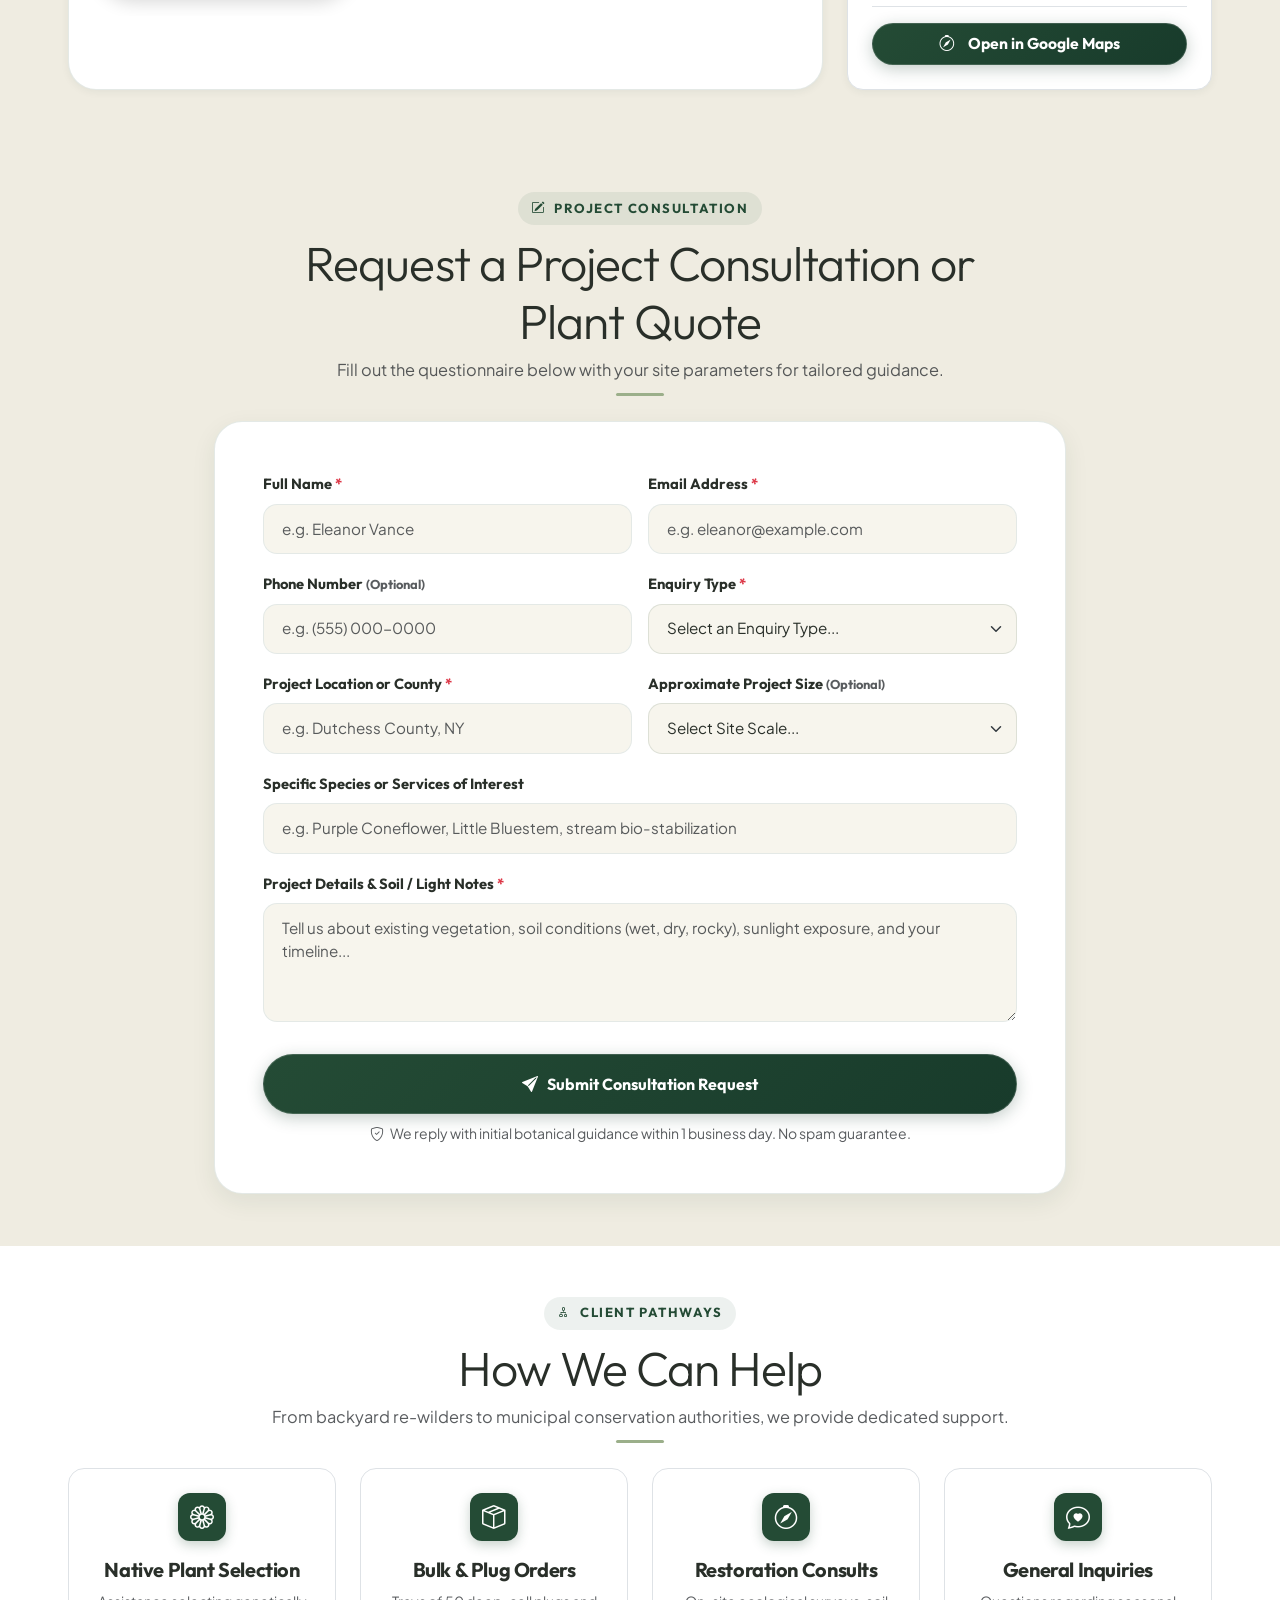
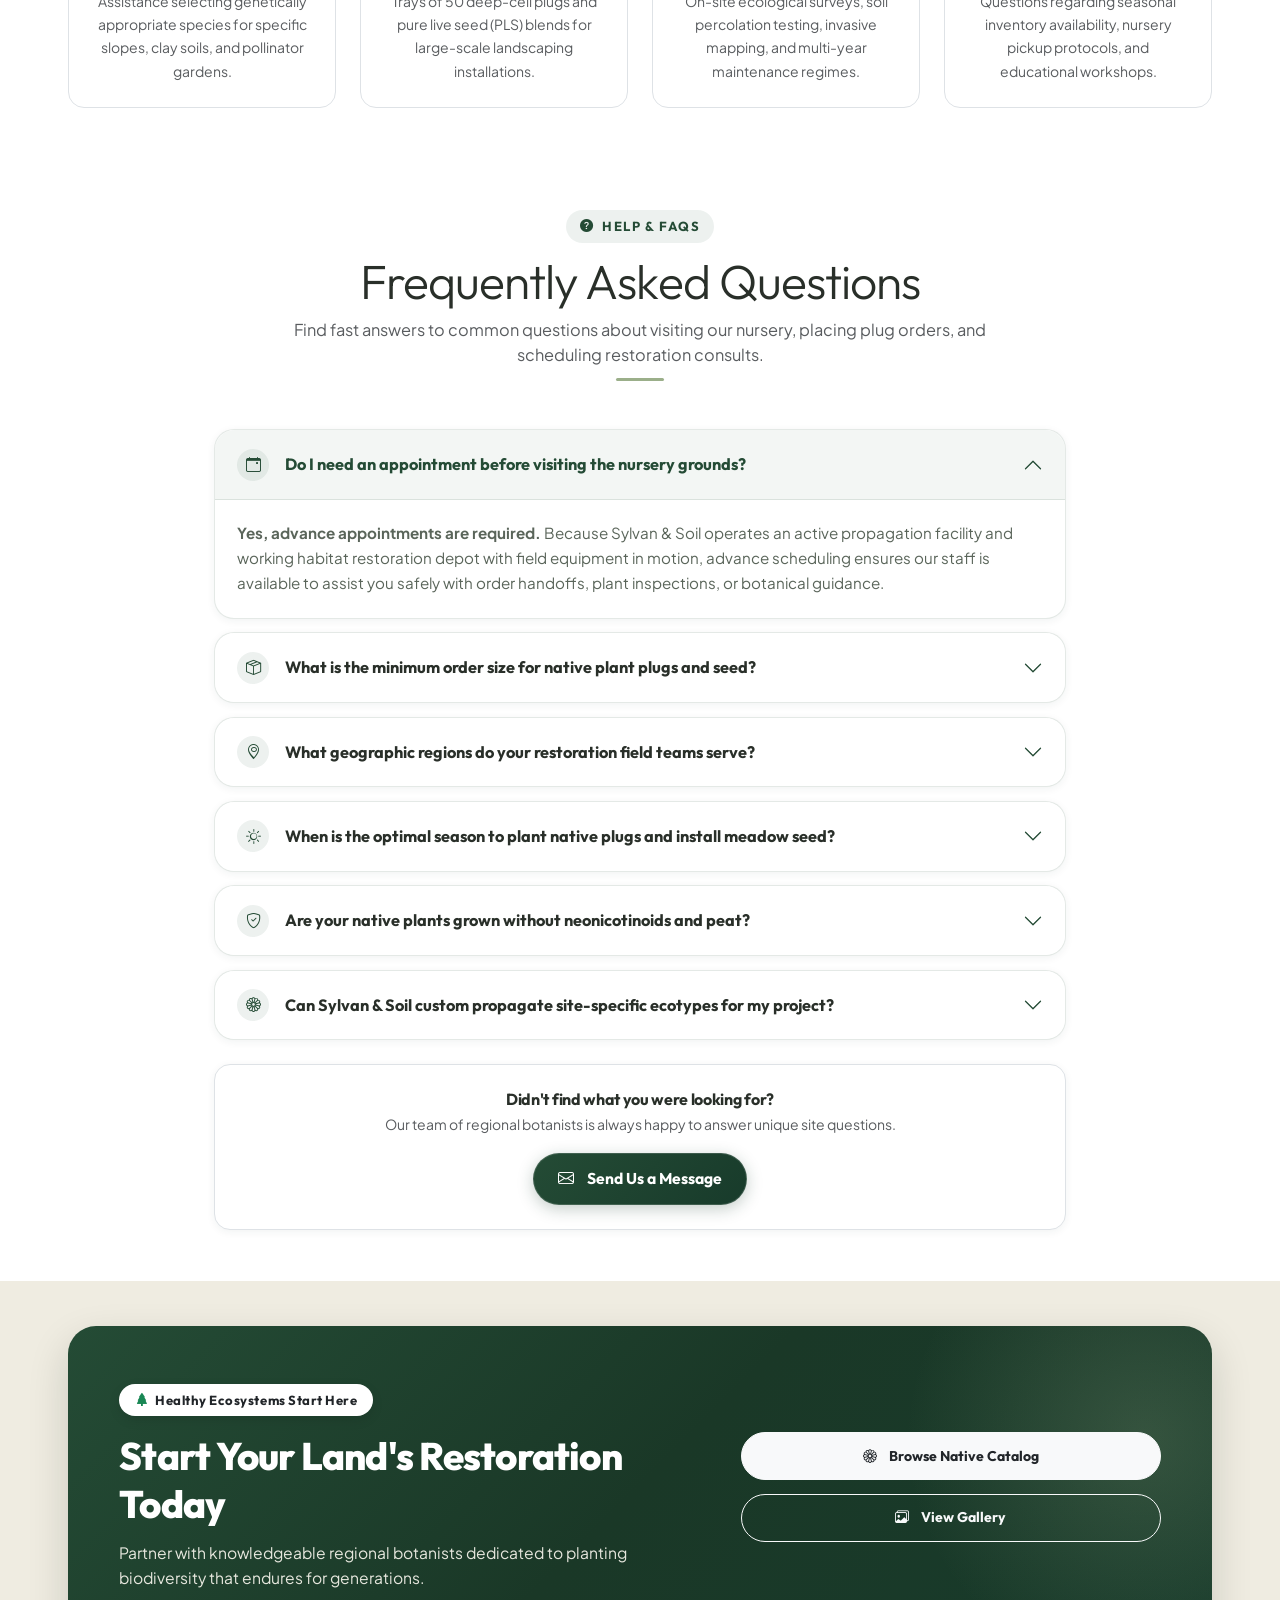
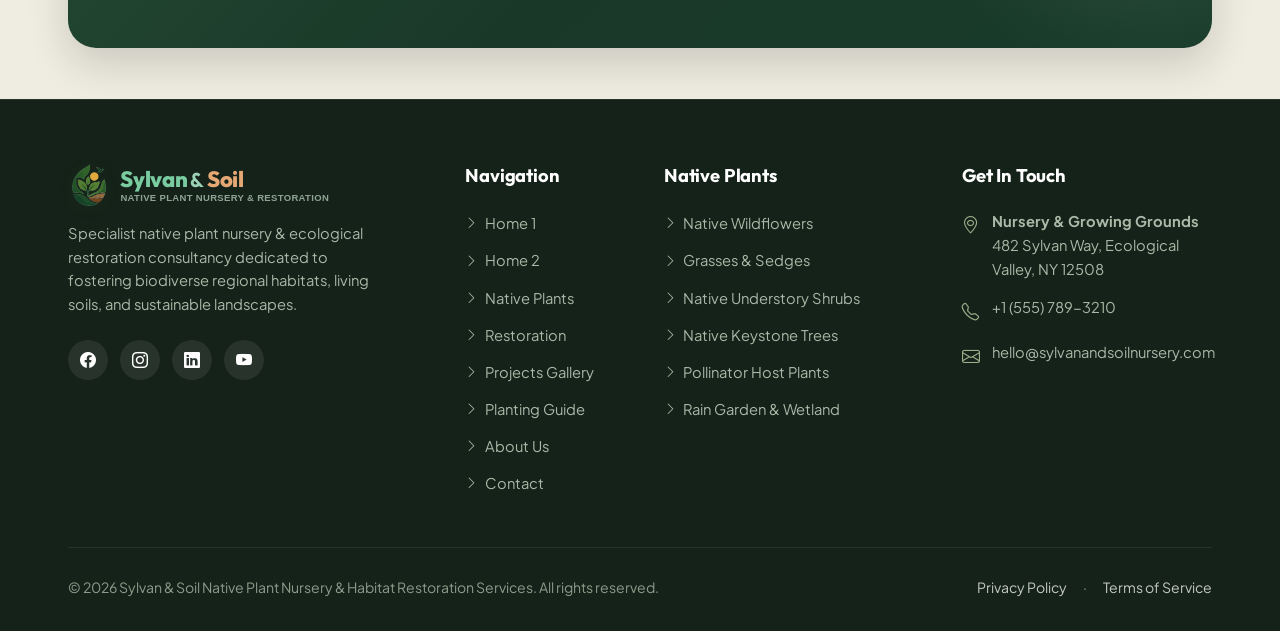
<file: contact.html>
<!DOCTYPE html>
<html lang="en" data-bs-theme="light" dir="ltr">
<head>
  <meta charset="utf-8">
  <meta name="viewport" content="width=device-width, initial-scale=1">
  <title>Contact &amp; Restoration Enquiry — Sylvan &amp; Soil</title>
  <meta name="description" content="Get in touch with Sylvan &amp; Soil Native Plant Nursery. Request site assessments, contract propagation quotes, or native plant availability lists.">
  
  <link rel="icon" type="image/png" href="assets/images/favicon.png">

  <!-- Bootstrap 5 CSS -->
  <link href="https://cdn.jsdelivr.net/npm/bootstrap@5.3.3/dist/css/bootstrap.min.css" rel="stylesheet" id="mainBootstrapCss">
  <!-- Bootstrap Icons -->
  <link href="https://cdn.jsdelivr.net/npm/bootstrap-icons@1.11.3/font/bootstrap-icons.min.css" rel="stylesheet">
  
  <!-- Custom Core & Responsive Styles -->
  <link href="assets/css/style.css" rel="stylesheet">
  <link href="assets/css/responsive.css" rel="stylesheet">
</head>
<body>

  <!-- ================= ATTRACTIVE BOTANICAL PAGE LOADER ================= -->
  <div id="pageLoader" class="page-loader" aria-hidden="true">
    <div class="loader-container">
      <div class="loader-emblem-halo">
        <div class="loader-orbit-ring"></div>
        <div class="loader-pulse-glow"></div>
        <img src="assets/images/logo-emblem.png" alt="Sylvan &amp; Soil Logo Emblem" class="loader-emblem-art">
      </div>
      <div class="loader-brand-title">
        <span class="brand-sylvan">Sylvan</span><span class="brand-amp">&amp;</span><span class="brand-soil">Soil</span>
      </div>
      <div class="loader-tagline">Native Plant Nursery &amp; Habitat Restoration</div>
      <div class="loader-progress-track">
        <div class="loader-progress-bar"></div>
      </div>
    </div>
  </div>

    <!-- ================= HEADER & NAVIGATION ================= -->
  <header class="site-header">
    <nav class="navbar navbar-expand-xl">
      <div class="site-container">
        
        <!-- Brand Logo -->
        <a class="brand-logo" href="index.html">
          <img src="assets/images/logo-emblem.png" alt="Sylvan &amp; Soil Botanical Emblem" class="brand-emblem-art">
          <span class="brand-text-col">
            <span class="brand-heading"><span class="brand-sylvan">Sylvan</span> <span class="brand-amp">&amp;</span> <span class="brand-soil">Soil</span></span>
            <span class="brand-caption">Native Plant Nursery &amp; Restoration</span>
          </span>
        </a>

        <!-- Desktop Navigation Links (>= 1200px) -->
        <div class="collapse navbar-collapse justify-content-center d-none d-xl-flex" id="desktopNav">
          <ul class="navbar-nav align-items-center">
            <li class="nav-item dropdown">
              <a class="nav-link dropdown-toggle " href="#" role="button" data-bs-toggle="dropdown" aria-expanded="false">
                Home
              </a>
              <ul class="dropdown-menu">
                <li><a class="dropdown-item " href="index.html">Home 1 — Classic Nursery</a></li>
                <li><a class="dropdown-item " href="home-2.html">Home 2 — Ecological Restoration</a></li>
              </ul>
            </li>
            <li class="nav-item">
              <a class="nav-link " href="about.html">About Us</a>
            </li>
            <li class="nav-item">
              <a class="nav-link " href="products.html">Native Plants</a>
            </li>
            <li class="nav-item">
              <a class="nav-link " href="habitat-restoration.html">Habitat Restoration</a>
            </li>
            <li class="nav-item">
              <a class="nav-link " href="projects.html">Projects</a>
            </li>
            <li class="nav-item">
              <a class="nav-link " href="planting-guide.html">Planting Guide</a>
            </li>
            <li class="nav-item">
              <a class="nav-link active" href="contact.html">Contact</a>
            </li>
          </ul>
        </div>

        <!-- Header Actions: Theme, LTR/RTL, CTA, Mobile Trigger -->
        <div class="header-actions">
          <!-- LTR/RTL Toggle (Desktop Only) -->
          <button type="button" class="nav-dir-btn d-none d-xl-inline-flex" data-dir-switch aria-label="Toggle text direction (LTR / RTL)" title="Switch Layout Direction">
            <span class="dir-toggle-track">
              <span class="dir-toggle-opt dir-opt-ltr active">LTR</span>
              <span class="dir-toggle-opt dir-opt-rtl">RTL</span>
            </span>
          </button>

          <!-- Dark Mode Toggle (Desktop Only) -->
          <button type="button" class="nav-icon-btn d-none d-xl-inline-flex" data-theme-switch aria-label="Toggle light and dark mode" title="Toggle Theme">
            <i class="bi bi-moon-stars-fill"></i>
          </button>

          <!-- Desktop Consultation CTA (Desktop Only) -->
          <a class="btn-botanical btn-sm-botanical d-none d-xl-inline-flex" href="contact.html"><i class="bi bi-compass"></i> Consult</a>

          <!-- Mobile Menu Hamburger Trigger (Mobile & Tablet < 1200px Only) -->
          <button type="button" class="nav-icon-btn mobile-nav-trigger d-xl-none" data-bs-toggle="offcanvas" data-bs-target="#mobileMenu" aria-label="Open navigation menu">
            <i class="bi bi-list fs-4"></i>
          </button>
        </div>

      </div>
    </nav>
  </header>

      <!-- ================= MOBILE MENU OFFCANVAS ================= -->
  <div class="offcanvas offcanvas-end mobile-menu-offcanvas" tabindex="-1" id="mobileMenu" aria-labelledby="mobileMenuLabel">
    <div class="offcanvas-header border-bottom">
      <a class="brand-logo" href="index.html">
        <img src="assets/images/logo-emblem.png" alt="Sylvan &amp; Soil Botanical Emblem" class="brand-emblem-art">
        <span class="brand-text-col">
          <span class="brand-heading"><span class="brand-sylvan">Sylvan</span> <span class="brand-amp">&amp;</span> <span class="brand-soil">Soil</span></span>
          <span class="brand-caption">Native Plant Nursery &amp; Restoration</span>
        </span>
      </a>
      <button type="button" class="btn-close" data-bs-dismiss="offcanvas" aria-label="Close"></button>
    </div>
    <div class="offcanvas-body d-flex flex-column justify-content-between p-4">
      <div class="mobile-nav-wrapper">
        <ul class="navbar-nav gap-2">
          <li class="nav-item">
            <a class="mobile-nav-link d-flex align-items-center justify-content-between collapsed " data-bs-toggle="collapse" href="#mobileHomeSub" role="button" aria-expanded="false">
              <span><i class="bi bi-house-door me-2 text-forest"></i> Home</span>
              <i class="bi bi-chevron-down small"></i>
            </a>
            <div class="collapse" id="mobileHomeSub">
              <div class="ps-3 pt-2 pb-1 d-flex flex-column gap-1 border-start ms-3 my-1">
                <a class="mobile-sublink " href="index.html"><i class="bi bi-flower2 me-2"></i> Home 1 — Classic Nursery</a>
                <a class="mobile-sublink " href="home-2.html"><i class="bi bi-tree me-2"></i> Home 2 — Ecological Restoration</a>
              </div>
            </div>
          </li>
          <li class="nav-item">
            <a class="mobile-nav-link " href="about.html"><i class="bi bi-info-circle me-2 text-forest"></i> About Us</a>
          </li>
          <li class="nav-item">
            <a class="mobile-nav-link " href="products.html"><i class="bi bi-grid me-2 text-forest"></i> Native Plants</a>
          </li>
          <li class="nav-item">
            <a class="mobile-nav-link " href="habitat-restoration.html"><i class="bi bi-shield-check me-2 text-forest"></i> Habitat Restoration</a>
          </li>
          <li class="nav-item">
            <a class="mobile-nav-link " href="projects.html"><i class="bi bi-images me-2 text-forest"></i> Projects</a>
          </li>
          <li class="nav-item">
            <a class="mobile-nav-link " href="planting-guide.html"><i class="bi bi-journal-bookmark me-2 text-forest"></i> Planting Guide</a>
          </li>
          <li class="nav-item">
            <a class="mobile-nav-link active" href="contact.html"><i class="bi bi-envelope me-2 text-forest"></i> Contact</a>
          </li>
        </ul>
      </div>

      <!-- Mobile Actions Panel (Buttons Only, Perfectly Centered) -->
      <div class="mobile-menu-footer pt-3 border-top mt-4">
        <div class="mobile-controls-panel mb-3 d-flex align-items-center justify-content-center gap-3 py-2">
          <!-- Theme Toggle Button -->
          <button type="button" class="nav-icon-btn" data-theme-switch aria-label="Toggle light and dark mode" title="Toggle Theme">
            <i class="bi bi-moon-stars-fill"></i>
          </button>

          <!-- LTR / RTL Direction Toggle Button -->
          <button type="button" class="nav-dir-btn" data-dir-switch aria-label="Toggle text direction (LTR / RTL)" title="Switch Layout Direction">
            <span class="dir-toggle-track">
              <span class="dir-toggle-opt dir-opt-ltr active">LTR</span>
              <span class="dir-toggle-opt dir-opt-rtl">RTL</span>
            </span>
          </button>
        </div>

        <a class="btn-botanical w-100 justify-content-center py-2" href="contact.html">
          <i class="bi bi-compass"></i> Schedule Consultation
        </a>
      </div>
    </div>
  </div>

  <main>
    <!-- ================= SECTION 1: CONTACT HERO (SHARED .page-hero HEIGHT) ================= -->
    <section class="page-hero" style="background-image: url('assets/images/hero/hero-contact-v2.jpg');" id="contactHero">
      <div class="page-hero-overlay"></div>
      <div class="site-container page-hero-content">
        <nav class="page-breadcrumb" aria-label="Breadcrumb">
          <a href="index.html">Home</a>
          <i class="bi bi-chevron-right small"></i>
          <span>Contact Us</span>
        </nav>
        <h1>Connect with Our Botanists</h1>
        <p class="lead">
          Reach out for plant availability inquiries, contract seed growing, site visits, or comprehensive habitat restoration quotes.
        </p>
      </div>
    </section>

    <!-- ================= SECTION 2: CONTACT INFORMATION & NURSERY HOURS ================= -->
    <section class="site-section bg-surface" id="contactInfo">
      <div class="site-container">
        
        <div class="row g-4 align-items-stretch">
          
          <!-- Location -->
          <div class="col-12 col-md-6 col-lg-4 d-flex flex-column">
            <div class="contact-info-card">
              <div class="contact-icon-wrap">
                <i class="bi bi-geo-alt-fill fs-4"></i>
              </div>
              <h4>Nursery &amp; Growing Grounds</h4>
              <p>
                <strong>Address:</strong><br>
                482 Sylvan Way, Ecological Valley, NY 12508<br>
                <span class="d-block mt-2 text-success"><i class="bi bi-pin-map-fill me-1"></i> Public retail pick-up by advance appointment</span>
              </p>
            </div>
          </div>

          <!-- Hours -->
          <div class="col-12 col-md-6 col-lg-4 d-flex flex-column">
            <div class="contact-info-card">
              <div class="contact-icon-wrap">
                <i class="bi bi-clock-fill fs-4"></i>
              </div>
              <h4>Operating Hours</h4>
              <p>
                <strong>Monday – Friday:</strong> 8:00 AM – 5:00 PM EST<br>
                <strong>Saturday (Seasonal):</strong> 9:00 AM – 3:00 PM EST<br>
                <strong>Sunday:</strong> Closed (Field Restoration Teams Active)
              </p>
            </div>
          </div>

          <!-- Phone & Direct Channels -->
          <div class="col-12 col-md-12 col-lg-4 d-flex flex-column">
            <div class="contact-info-card">
              <div class="contact-icon-wrap">
                <i class="bi bi-telephone-fill fs-4"></i>
              </div>
              <h4>Direct Inquiries</h4>
              <p>
                <strong>General Email:</strong> hello@sylvanandsoilnursery.com<br>
                <strong>Restoration Desk:</strong> restoration@sylvanandsoilnursery.com<br>
                <strong>Telephone:</strong> +1 (555) 789-3210
              </p>
            </div>
          </div>

        </div>

      </div>
    </section>

    <!-- ================= SECTION 3: NURSERY LOCATION & REGIONAL ACCESS MAP ================= -->
    <section class="site-section bg-muted-soft" id="nurseryMapSection">
      <div class="site-container">
        
        <div class="site-section-head text-center mb-5">
          <span class="site-eyebrow"><i class="bi bi-geo-alt-fill"></i> Location &amp; Directions</span>
          <h2 class="display-5">Visit Our Regional Growing Grounds</h2>
          <p class="text-muted">Centrally located in the Hudson Valley ecological corridor for contract pickup, retail collection, and nursery consultations.</p>
          <div class="site-divider"></div>
        </div>

        <div class="row g-4 align-items-stretch">
          
          <!-- Interactive Map Container -->
          <div class="col-lg-8">
            <div class="map-card-wrapper h-100">
              <div class="map-frame-container position-relative">
                <iframe 
                  title="Sylvan &amp; Soil Native Plant Nursery Location Map"
                  src="https://www.google.com/maps/embed?pb=!1m18!1m12!1m3!1d193339.42145325852!2d-73.96677935!3d41.69614455!2m3!1f0!2f0!3f0!3m2!1i1024!2i768!4f13.1!3m3!1m2!1s0x89dd3e88404b9ea3%3A0xc3c5f49298beeb6!2sDutchess%20County%2C%20NY!5e0!3m2!1sen!2sus!4v1714000000000!5m2!1sen!2sus"
                  width="100%" 
                  height="440" 
                  style="border:0; border-radius: var(--radius-lg); display: block;" 
                  allowfullscreen="" 
                  loading="lazy" 
                  referrerpolicy="no-referrer-when-downgrade">
                </iframe>
                
                <!-- Floating Info Badge on Map -->
                <div class="map-floating-badge d-none d-sm-flex align-items-center gap-2">
                  <div class="badge-dot-pulse"></div>
                  <div>
                    <strong class="d-block font-display" style="font-size: 0.85rem; color: #121914;">Sylvan &amp; Soil Nursery Depot</strong>
                    <small class="text-muted" style="font-size: 0.75rem;">Gate 2 Commercial &amp; Retail Loading</small>
                  </div>
                </div>
              </div>
            </div>
          </div>

          <!-- Directions & Nursery Access Guide Sidebar -->
          <div class="col-lg-4">
            <div class="map-access-guide h-100 d-flex flex-column justify-content-between p-4 bg-card rounded-4 border border-subtle">
              <div>
                <h4 class="font-display h5 mb-3 text-forest"><i class="bi bi-signpost-2 me-2"></i> Visitor Access &amp; Logistics</h4>
                
                <div class="access-guide-item mb-3 pb-3 border-bottom border-subtle">
                  <div class="d-flex align-items-start gap-3">
                    <div class="access-guide-icon text-success fs-5"><i class="bi bi-car-front"></i></div>
                    <div>
                      <strong class="d-block font-display text-main" style="font-size: 0.92rem;">Arriving by Road</strong>
                      <p class="text-muted small mb-0">Direct access via Route 9 and Taconic Parkway (Exit 37). Commercial trailer turning circle available.</p>
                    </div>
                  </div>
                </div>

                <div class="access-guide-item mb-3 pb-3 border-bottom border-subtle">
                  <div class="d-flex align-items-start gap-3">
                    <div class="access-guide-icon text-success fs-5"><i class="bi bi-box2"></i></div>
                    <div>
                      <strong class="d-block font-display text-main" style="font-size: 0.92rem;">Order Pick-Up Protocol</strong>
                      <p class="text-muted small mb-0">Pull up to Loading Bay 2. Have your Order Confirmation Number ready for rapid forklift or hand loading.</p>
                    </div>
                  </div>
                </div>

                <div class="access-guide-item mb-3">
                  <div class="d-flex align-items-start gap-3">
                    <div class="access-guide-icon text-success fs-5"><i class="bi bi-truck"></i></div>
                    <div>
                      <strong class="d-block font-display text-main" style="font-size: 0.92rem;">Regional Delivery Radius</strong>
                      <p class="text-muted small mb-0">Contract deliveries dispatched weekly within 120-mile regional zone across NY, CT, MA, NJ &amp; PA.</p>
                    </div>
                  </div>
                </div>
              </div>

              <div class="pt-3 border-top border-subtle mt-auto">
                <a href="https://maps.google.com/?q=482+Sylvan+Way+Ecological+Valley+NY" target="_blank" rel="noopener" class="btn btn-botanical w-100 rounded-pill py-2">
                  <i class="bi bi-compass me-1"></i> Open in Google Maps
                </a>
              </div>
            </div>
          </div>

        </div>

      </div>
    </section>

    <!-- ================= SECTION 4: ENQUIRY FORM ================= -->
    <section class="site-section bg-muted-soft" id="enquiryFormSection">
      <div class="site-container">
        
        <div class="site-section-head text-center">
          <span class="site-eyebrow"><i class="bi bi-pencil-square"></i> Project Consultation</span>
          <h2 class="display-5">Request a Project Consultation or Plant Quote</h2>
          <p class="text-muted">Fill out the questionnaire below with your site parameters for tailored guidance.</p>
          <div class="site-divider"></div>
        </div>

        <div class="row justify-content-center">
          <div class="col-lg-10 col-xl-9">
            <div class="form-card">
              
              <div class="form-feedback-alert d-none" role="alert"></div>

              <form id="contactForm" data-validate novalidate>
                <div class="row g-3">
                  
                  <!-- Full Name -->
                  <div class="col-md-6">
                    <label for="fullName" class="form-label">Full Name <span class="text-danger">*</span></label>
                    <input type="text" id="fullName" class="form-control" placeholder="e.g. Eleanor Vance" required>
                    <div class="invalid-feedback">Please enter your full name.</div>
                  </div>

                  <!-- Email Address -->
                  <div class="col-md-6">
                    <label for="emailAddr" class="form-label">Email Address <span class="text-danger">*</span></label>
                    <input type="email" id="emailAddr" class="form-control" placeholder="e.g. eleanor@example.com" required>
                    <div class="invalid-feedback">Please enter a valid email address.</div>
                  </div>

                  <!-- Phone Number (Optional) -->
                  <div class="col-md-6">
                    <label for="phoneNumber" class="form-label">Phone Number <span class="text-muted small">(Optional)</span></label>
                    <input type="tel" id="phoneNumber" class="form-control" placeholder="e.g. (555) 000-0000">
                  </div>

                  <!-- Enquiry Type -->
                  <div class="col-md-6">
                    <label for="enquiryType" class="form-label">Enquiry Type <span class="text-danger">*</span></label>
                    <select id="enquiryType" class="form-select" required>
                      <option value="">Select an Enquiry Type...</option>
                      <option value="plant-order">Native Plant Plugs &amp; Seed Order</option>
                      <option value="meadow-restoration">Meadow Restoration Project</option>
                      <option value="pollinator-habitat">Pollinator Habitat Design</option>
                      <option value="wetland-restoration">Wetland / Rain Garden Solution</option>
                      <option value="woodland-stewardship">Woodland Understory Restoration</option>
                      <option value="wholesale-contract">Wholesale Contract Growing</option>
                      <option value="general">General Nursery Question</option>
                    </select>
                    <div class="invalid-feedback">Please choose an enquiry category.</div>
                  </div>

                  <!-- Region / Project Location -->
                  <div class="col-md-6">
                    <label for="projectLocation" class="form-label">Project Location or County <span class="text-danger">*</span></label>
                    <input type="text" id="projectLocation" class="form-control" placeholder="e.g. Dutchess County, NY" required>
                    <div class="invalid-feedback">Please specify your project location.</div>
                  </div>

                  <!-- Project Size (Optional) -->
                  <div class="col-md-6">
                    <label for="projectSize" class="form-label">Approximate Project Size <span class="text-muted small">(Optional)</span></label>
                    <select id="projectSize" class="form-select">
                      <option value="">Select Site Scale...</option>
                      <option value="garden">Home Garden (&lt; 1,000 sq ft)</option>
                      <option value="quarter-acre">Quarter to Half Acre</option>
                      <option value="1-5-acres">1 to 5 Acres</option>
                      <option value="5-20-acres">5 to 20 Acres</option>
                      <option value="20-plus-acres">20+ Acres / Municipal Scale</option>
                    </select>
                  </div>

                  <!-- Plant or Service of Interest -->
                  <div class="col-12">
                    <label for="interestDetails" class="form-label">Specific Species or Services of Interest</label>
                    <input type="text" id="interestDetails" class="form-control" placeholder="e.g. Purple Coneflower, Little Bluestem, stream bio-stabilization">
                  </div>

                  <!-- Message -->
                  <div class="col-12">
                    <label for="projectMessage" class="form-label">Project Details &amp; Soil / Light Notes <span class="text-danger">*</span></label>
                    <textarea id="projectMessage" rows="4" class="form-control" placeholder="Tell us about existing vegetation, soil conditions (wet, dry, rocky), sunlight exposure, and your timeline..." required></textarea>
                    <div class="invalid-feedback">Please provide brief details about your property or project.</div>
                  </div>

                  <!-- Submit Button -->
                  <div class="col-12 text-center pt-3">
                    <button type="submit" class="btn-botanical w-100 py-3 fs-6">
                      <i class="bi bi-send-fill"></i> Submit Consultation Request
                    </button>
                    <small class="text-muted d-block mt-2">
                      <i class="bi bi-shield-check me-1"></i> We reply with initial botanical guidance within 1 business day. No spam guarantee.
                    </small>
                  </div>

                </div>
              </form>

            </div>
          </div>
        </div>

      </div>
    </section>

    <!-- ================= SECTION 4: HOW WE CAN HELP ================= -->
    <section class="site-section bg-surface" id="howWeHelp">
      <div class="site-container">
        
        <div class="site-section-head text-center">
          <span class="site-eyebrow"><i class="bi bi-diagram-2"></i> Client Pathways</span>
          <h2 class="display-5">How We Can Help</h2>
          <p class="text-muted">From backyard re-wilders to municipal conservation authorities, we provide dedicated support.</p>
          <div class="site-divider"></div>
        </div>

        <div class="row g-4">

          <div class="col-sm-6 col-lg-3">
            <div class="p-4 rounded-4 bg-muted-soft border border-subtle h-100 text-center">
              <div class="brand-mark mx-auto mb-3" style="width:48px;height:48px;background:var(--color-forest);">
                <i class="bi bi-flower1 fs-4"></i>
              </div>
              <h5 class="font-display mb-2">Native Plant Selection</h5>
              <p class="text-muted small mb-0">Assistance selecting genetically appropriate species for specific slopes, clay soils, and pollinator gardens.</p>
            </div>
          </div>

          <div class="col-sm-6 col-lg-3">
            <div class="p-4 rounded-4 bg-muted-soft border border-subtle h-100 text-center">
              <div class="brand-mark mx-auto mb-3" style="width:48px;height:48px;background:var(--color-forest);">
                <i class="bi bi-box-seam fs-4"></i>
              </div>
              <h5 class="font-display mb-2">Bulk &amp; Plug Orders</h5>
              <p class="text-muted small mb-0">Trays of 50 deep-cell plugs and pure live seed (PLS) blends for large-scale landscaping installations.</p>
            </div>
          </div>

          <div class="col-sm-6 col-lg-3">
            <div class="p-4 rounded-4 bg-muted-soft border border-subtle h-100 text-center">
              <div class="brand-mark mx-auto mb-3" style="width:48px;height:48px;background:var(--color-forest);">
                <i class="bi bi-compass fs-4"></i>
              </div>
              <h5 class="font-display mb-2">Restoration Consults</h5>
              <p class="text-muted small mb-0">On-site ecological surveys, soil percolation testing, invasive mapping, and multi-year maintenance regimes.</p>
            </div>
          </div>

          <div class="col-sm-6 col-lg-3">
            <div class="p-4 rounded-4 bg-muted-soft border border-subtle h-100 text-center">
              <div class="brand-mark mx-auto mb-3" style="width:48px;height:48px;background:var(--color-forest);">
                <i class="bi bi-chat-heart fs-4"></i>
              </div>
              <h5 class="font-display mb-2">General Inquiries</h5>
              <p class="text-muted small mb-0">Questions regarding seasonal inventory availability, nursery pickup protocols, and educational workshops.</p>
            </div>
          </div>

        </div>

      </div>
    </section>

    <!-- ================= SECTION 6: FREQUENTLY ASKED QUESTIONS (FAQ) ================= -->
    <section class="site-section bg-surface" id="contactFaqSection">
      <div class="site-container">
        
        <div class="site-section-head text-center mb-5">
          <span class="site-eyebrow"><i class="bi bi-question-circle-fill"></i> Help &amp; FAQs</span>
          <h2 class="display-5">Frequently Asked Questions</h2>
          <p class="text-muted">Find fast answers to common questions about visiting our nursery, placing plug orders, and scheduling restoration consults.</p>
          <div class="site-divider"></div>
        </div>

        <div class="row justify-content-center">
          <div class="col-lg-10 col-xl-9">
            
            <div class="accordion botanical-accordion" id="contactFaqAccordion">
              
              <!-- FAQ 1 -->
              <div class="accordion-item">
                <h3 class="accordion-header" id="faqHeadingOne">
                  <button class="accordion-button" type="button" data-bs-toggle="collapse" data-bs-target="#faqCollapseOne" aria-expanded="true" aria-controls="faqCollapseOne">
                    <span class="faq-icon-wrap me-3"><i class="bi bi-calendar-event"></i></span>
                    Do I need an appointment before visiting the nursery grounds?
                  </button>
                </h3>
                <div id="faqCollapseOne" class="accordion-collapse collapse show" aria-labelledby="faqHeadingOne" data-bs-parent="#contactFaqAccordion">
                  <div class="accordion-body">
                    <p class="mb-0">
                      <strong>Yes, advance appointments are required.</strong> Because Sylvan &amp; Soil operates an active propagation facility and working habitat restoration depot with field equipment in motion, advance scheduling ensures our staff is available to assist you safely with order handoffs, plant inspections, or botanical guidance.
                    </p>
                  </div>
                </div>
              </div>

              <!-- FAQ 2 -->
              <div class="accordion-item">
                <h3 class="accordion-header" id="faqHeadingTwo">
                  <button class="accordion-button collapsed" type="button" data-bs-toggle="collapse" data-bs-target="#faqCollapseTwo" aria-expanded="false" aria-controls="faqCollapseTwo">
                    <span class="faq-icon-wrap me-3"><i class="bi bi-box-seam"></i></span>
                    What is the minimum order size for native plant plugs and seed?
                  </button>
                </h3>
                <div id="faqCollapseTwo" class="accordion-collapse collapse" aria-labelledby="faqHeadingTwo" data-bs-parent="#contactFaqAccordion">
                  <div class="accordion-body">
                    <p class="mb-0">
                      For retail homeowners, our minimum plug order is a single 50-plug tray or one of our pre-engineered Companion Guild kits (starting at 17 plugs). For wholesale landscape contractors, conservation districts, and municipalities, volume discounts begin at orders of 500+ plugs or 10 lbs of pure live seed (PLS).
                    </p>
                  </div>
                </div>
              </div>

              <!-- FAQ 3 -->
              <div class="accordion-item">
                <h3 class="accordion-header" id="faqHeadingThree">
                  <button class="accordion-button collapsed" type="button" data-bs-toggle="collapse" data-bs-target="#faqCollapseThree" aria-expanded="false" aria-controls="faqCollapseThree">
                    <span class="faq-icon-wrap me-3"><i class="bi bi-geo-alt"></i></span>
                    What geographic regions do your restoration field teams serve?
                  </button>
                </h3>
                <div id="faqCollapseThree" class="accordion-collapse collapse" aria-labelledby="faqHeadingThree" data-bs-parent="#contactFaqAccordion">
                  <div class="accordion-body">
                    <p class="mb-0">
                      Our turnkey habitat restoration contracting crews actively service New York (Hudson Valley, Catskills, Capital District, Long Island), Connecticut, northern New Jersey, eastern Pennsylvania, and western Massachusetts. For projects outside this 120-mile zone, we offer remote ecological survey analysis and custom planting plans.
                    </p>
                  </div>
                </div>
              </div>

              <!-- FAQ 4 -->
              <div class="accordion-item">
                <h3 class="accordion-header" id="faqHeadingFour">
                  <button class="accordion-button collapsed" type="button" data-bs-toggle="collapse" data-bs-target="#faqCollapseFour" aria-expanded="false" aria-controls="faqCollapseFour">
                    <span class="faq-icon-wrap me-3"><i class="bi bi-brightness-high"></i></span>
                    When is the optimal season to plant native plugs and install meadow seed?
                  </button>
                </h3>
                <div id="faqCollapseFour" class="accordion-collapse collapse" aria-labelledby="faqHeadingFour" data-bs-parent="#contactFaqAccordion">
                  <div class="accordion-body">
                    <p class="mb-0">
                      Mid-spring (April through early June) and early autumn (September through late October) offer ideal plug planting windows thanks to cooler air temperatures and reliable soil moisture. For wildflower and meadow seeding, late autumn through mid-winter "frost seeding" allows seeds to naturally cold-stratify over winter for vigorous spring germination.
                    </p>
                  </div>
                </div>
              </div>

              <!-- FAQ 5 -->
              <div class="accordion-item">
                <h3 class="accordion-header" id="faqHeadingFive">
                  <button class="accordion-button collapsed" type="button" data-bs-toggle="collapse" data-bs-target="#faqCollapseFive" aria-expanded="false" aria-controls="faqCollapseFive">
                    <span class="faq-icon-wrap me-3"><i class="bi bi-shield-check"></i></span>
                    Are your native plants grown without neonicotinoids and peat?
                  </button>
                </h3>
                <div id="faqCollapseFive" class="accordion-collapse collapse" aria-labelledby="faqHeadingFive" data-bs-parent="#contactFaqAccordion">
                  <div class="accordion-body">
                    <p class="mb-0">
                      <strong>100% certified pesticide-free and peat-free.</strong> We never treat our nursery stock with systemic neonicotinoid pesticides, meaning every plug is completely safe for feeding caterpillars and pollinating bees. Furthermore, our substrate utilizes regional aged pine bark and leaf compost to protect fragile wetland peat bogs.
                    </p>
                  </div>
                </div>
              </div>

              <!-- FAQ 6 -->
              <div class="accordion-item">
                <h3 class="accordion-header" id="faqHeadingSix">
                  <button class="accordion-button collapsed" type="button" data-bs-toggle="collapse" data-bs-target="#faqCollapseSix" aria-expanded="false" aria-controls="faqCollapseSix">
                    <span class="faq-icon-wrap me-3"><i class="bi bi-flower1"></i></span>
                    Can Sylvan &amp; Soil custom propagate site-specific ecotypes for my project?
                  </button>
                </h3>
                <div id="faqCollapseSix" class="accordion-collapse collapse" aria-labelledby="faqHeadingSix" data-bs-parent="#contactFaqAccordion">
                  <div class="accordion-body">
                    <p class="mb-0">
                      Yes. We specialize in contract propagation from client-supplied wild seed collections for land trusts, conservation projects, and municipal parks. Contact our restoration desk at least 6 to 9 months before your scheduled installation date so we can schedule seed stratification, germination, and plug hardening.
                    </p>
                  </div>
                </div>
              </div>

            </div>

            <!-- Still have questions footer card -->
            <div class="faq-help-prompt text-center mt-4 p-4 rounded-4 bg-card border border-subtle">
              <h4 class="h6 font-display text-forest mb-1">Didn't find what you were looking for?</h4>
              <p class="text-muted small mb-3">Our team of regional botanists is always happy to answer unique site questions.</p>
              <a href="#enquiryFormSection" class="btn btn-sm btn-botanical rounded-pill px-4">
                <i class="bi bi-envelope me-1"></i> Send Us a Message
              </a>
            </div>

          </div>
        </div>

      </div>
    </section>

    <!-- ================= SECTION 7: FINAL CTA & COMPREHENSIVE FOOTER ================= -->
    <section class="site-section section-cta bg-muted-soft" id="contactCtaFooter">
      <div class="site-container">
        
        <div class="cta-banner">
          <div class="row align-items-center justify-content-between g-4 position-relative" style="z-index: 2;">
            <div class="col-lg-7">
              <span class="badge bg-white text-dark font-display px-3 py-2 rounded-pill mb-2">
                <i class="bi bi-tree-fill text-success"></i> Healthy Ecosystems Start Here
              </span>
              <h2>Start Your Land's Restoration Today</h2>
              <p>
                Partner with knowledgeable regional botanists dedicated to planting biodiversity that endures for generations.
              </p>
            </div>
            <div class="col-lg-5 text-lg-end">
              <div class="cta-banner-btns">
                <a href="products.html" class="btn btn-light text-dark fw-bold rounded-pill">
                  <i class="bi bi-flower1 me-1"></i> Browse Native Catalog
                </a>
                <a href="projects.html" class="btn btn-outline-light fw-bold rounded-pill">
                  <i class="bi bi-images me-1"></i> View Gallery
                </a>
              </div>
            </div>
          </div>
        </div>

      </div>
    </section>
  </main>

  <!-- ================= COMPREHENSIVE FOOTER ================= -->
  <footer class="site-footer">
    <div class="site-container">
      <div class="row g-4 g-lg-5">
        
        <div class="col-lg-4">
          <a class="brand-logo text-white mb-3 d-inline-flex" href="index.html">
            <img src="assets/images/logo-emblem.png" alt="Sylvan &amp; Soil Botanical Emblem" class="brand-emblem-art">
            <span class="brand-text-col">
              <span class="brand-heading"><span class="brand-sylvan">Sylvan</span> <span class="brand-amp">&amp;</span> <span class="brand-soil">Soil</span></span>
              <span class="brand-caption">Native Plant Nursery &amp; Restoration</span>
            </span>
          </a>
          <p class="footer-brand-desc">
            Specialist native plant nursery &amp; ecological restoration consultancy dedicated to fostering biodiverse regional habitats, living soils, and sustainable landscapes.
          </p>
          <div class="footer-social-wrap" aria-label="Social connections">
            <a href="https://facebook.com" class="social-circle" aria-label="Facebook" target="_blank" rel="noopener"><i class="bi bi-facebook"></i></a>
            <a href="https://instagram.com" class="social-circle" aria-label="Instagram" target="_blank" rel="noopener"><i class="bi bi-instagram"></i></a>
            <a href="https://linkedin.com" class="social-circle" aria-label="LinkedIn" target="_blank" rel="noopener"><i class="bi bi-linkedin"></i></a>
            <a href="https://youtube.com" class="social-circle" aria-label="YouTube" target="_blank" rel="noopener"><i class="bi bi-youtube"></i></a>
          </div>
        </div>

        <div class="col-sm-6 col-lg-2">
          <h5>Navigation</h5>
          <ul class="footer-links">
            <li><a href="index.html" class="footer-link"><i class="bi bi-chevron-right small"></i> Home 1</a></li>
            <li><a href="home-2.html" class="footer-link"><i class="bi bi-chevron-right small"></i> Home 2</a></li>
            <li><a href="products.html" class="footer-link"><i class="bi bi-chevron-right small"></i> Native Plants</a></li>
            <li><a href="habitat-restoration.html" class="footer-link"><i class="bi bi-chevron-right small"></i> Restoration</a></li>
            <li><a href="projects.html" class="footer-link"><i class="bi bi-chevron-right small"></i> Projects Gallery</a></li>
            <li><a href="planting-guide.html" class="footer-link"><i class="bi bi-chevron-right small"></i> Planting Guide</a></li>
            <li><a href="about.html" class="footer-link"><i class="bi bi-chevron-right small"></i> About Us</a></li>
            <li><a href="contact.html" class="footer-link"><i class="bi bi-chevron-right small"></i> Contact</a></li>
          </ul>
        </div>

        <div class="col-sm-6 col-lg-3">
          <h5>Native Plants</h5>
          <ul class="footer-links">
            <li><a href="products.html?type=wildflower" class="footer-link"><i class="bi bi-chevron-right small"></i> Native Wildflowers</a></li>
            <li><a href="products.html?type=grass" class="footer-link"><i class="bi bi-chevron-right small"></i> Grasses &amp; Sedges</a></li>
            <li><a href="products.html?type=shrub" class="footer-link"><i class="bi bi-chevron-right small"></i> Native Understory Shrubs</a></li>
            <li><a href="products.html?type=tree" class="footer-link"><i class="bi bi-chevron-right small"></i> Native Keystone Trees</a></li>
            <li><a href="products.html?type=pollinator" class="footer-link"><i class="bi bi-chevron-right small"></i> Pollinator Host Plants</a></li>
            <li><a href="products.html?type=wetland" class="footer-link"><i class="bi bi-chevron-right small"></i> Rain Garden &amp; Wetland</a></li>
          </ul>
        </div>

        <div class="col-lg-3">
          <h5>Get In Touch</h5>
          <div class="footer-contact-item">
            <i class="bi bi-geo-alt"></i>
            <div>
              <strong>Nursery &amp; Growing Grounds</strong><br>
              482 Sylvan Way, Ecological Valley, NY 12508
            </div>
          </div>
          <div class="footer-contact-item">
            <i class="bi bi-telephone"></i>
            <div>+1 (555) 789-3210</div>
          </div>
          <div class="footer-contact-item">
            <i class="bi bi-envelope"></i>
            <div>hello@sylvanandsoilnursery.com</div>
          </div>
        </div>

      </div>

      <div class="footer-bottom">
        <div>
          &copy; 2026 Sylvan &amp; Soil Native Plant Nursery &amp; Habitat Restoration Services. All rights reserved.
        </div>
        <div class="d-flex align-items-center gap-3">
          <a href="#" data-bs-toggle="modal" data-bs-target="#privacyModal" class="text-white text-opacity-75">Privacy Policy</a>
          <span>·</span>
          <a href="#" data-bs-toggle="modal" data-bs-target="#termsModal" class="text-white text-opacity-75">Terms of Service</a>
        </div>
      </div>
    </div>
  </footer>

  <button type="button" class="back-to-top-btn" id="backToTop" aria-label="Back to top of page" title="Back to Top">
    <i class="bi bi-arrow-up"></i>
  </button>

  <div class="modal fade" id="privacyModal" tabindex="-1" aria-labelledby="privacyModalLabel" aria-hidden="true">
    <div class="modal-dialog modal-dialog-centered modal-dialog-scrollable">
      <div class="modal-content">
        <div class="modal-header">
          <h5 class="modal-title font-display" id="privacyModalLabel">Privacy Policy</h5>
          <button type="button" class="btn-close" data-bs-dismiss="modal" aria-label="Close"></button>
        </div>
        <div class="modal-body">
          <p class="small text-muted">We respect your privacy and protect personal consultation inquiries.</p>
        </div>
        <div class="modal-footer">
          <button type="button" class="btn-botanical btn-sm-botanical" data-bs-dismiss="modal">Close</button>
        </div>
      </div>
    </div>
  </div>

  <div class="modal fade" id="termsModal" tabindex="-1" aria-labelledby="termsModalLabel" aria-hidden="true">
    <div class="modal-dialog modal-dialog-centered modal-dialog-scrollable">
      <div class="modal-content">
        <div class="modal-header">
          <h5 class="modal-title font-display" id="termsModalLabel">Terms &amp; Conditions</h5>
          <button type="button" class="btn-close" data-bs-dismiss="modal" aria-label="Close"></button>
        </div>
        <div class="modal-body">
          <p class="small text-muted">All nursery stock is regionally sourced and non-invasive.</p>
        </div>
        <div class="modal-footer">
          <button type="button" class="btn-botanical btn-sm-botanical" data-bs-dismiss="modal">Close</button>
        </div>
      </div>
    </div>
  </div>

  <!-- Bootstrap 5 Bundle JS -->
  <script src="https://cdn.jsdelivr.net/npm/bootstrap@5.3.3/dist/js/bootstrap.bundle.min.js"></script>
  <!-- Application JS -->
  <script src="assets/js/main.js"></script>
</body>
</html>
</file>
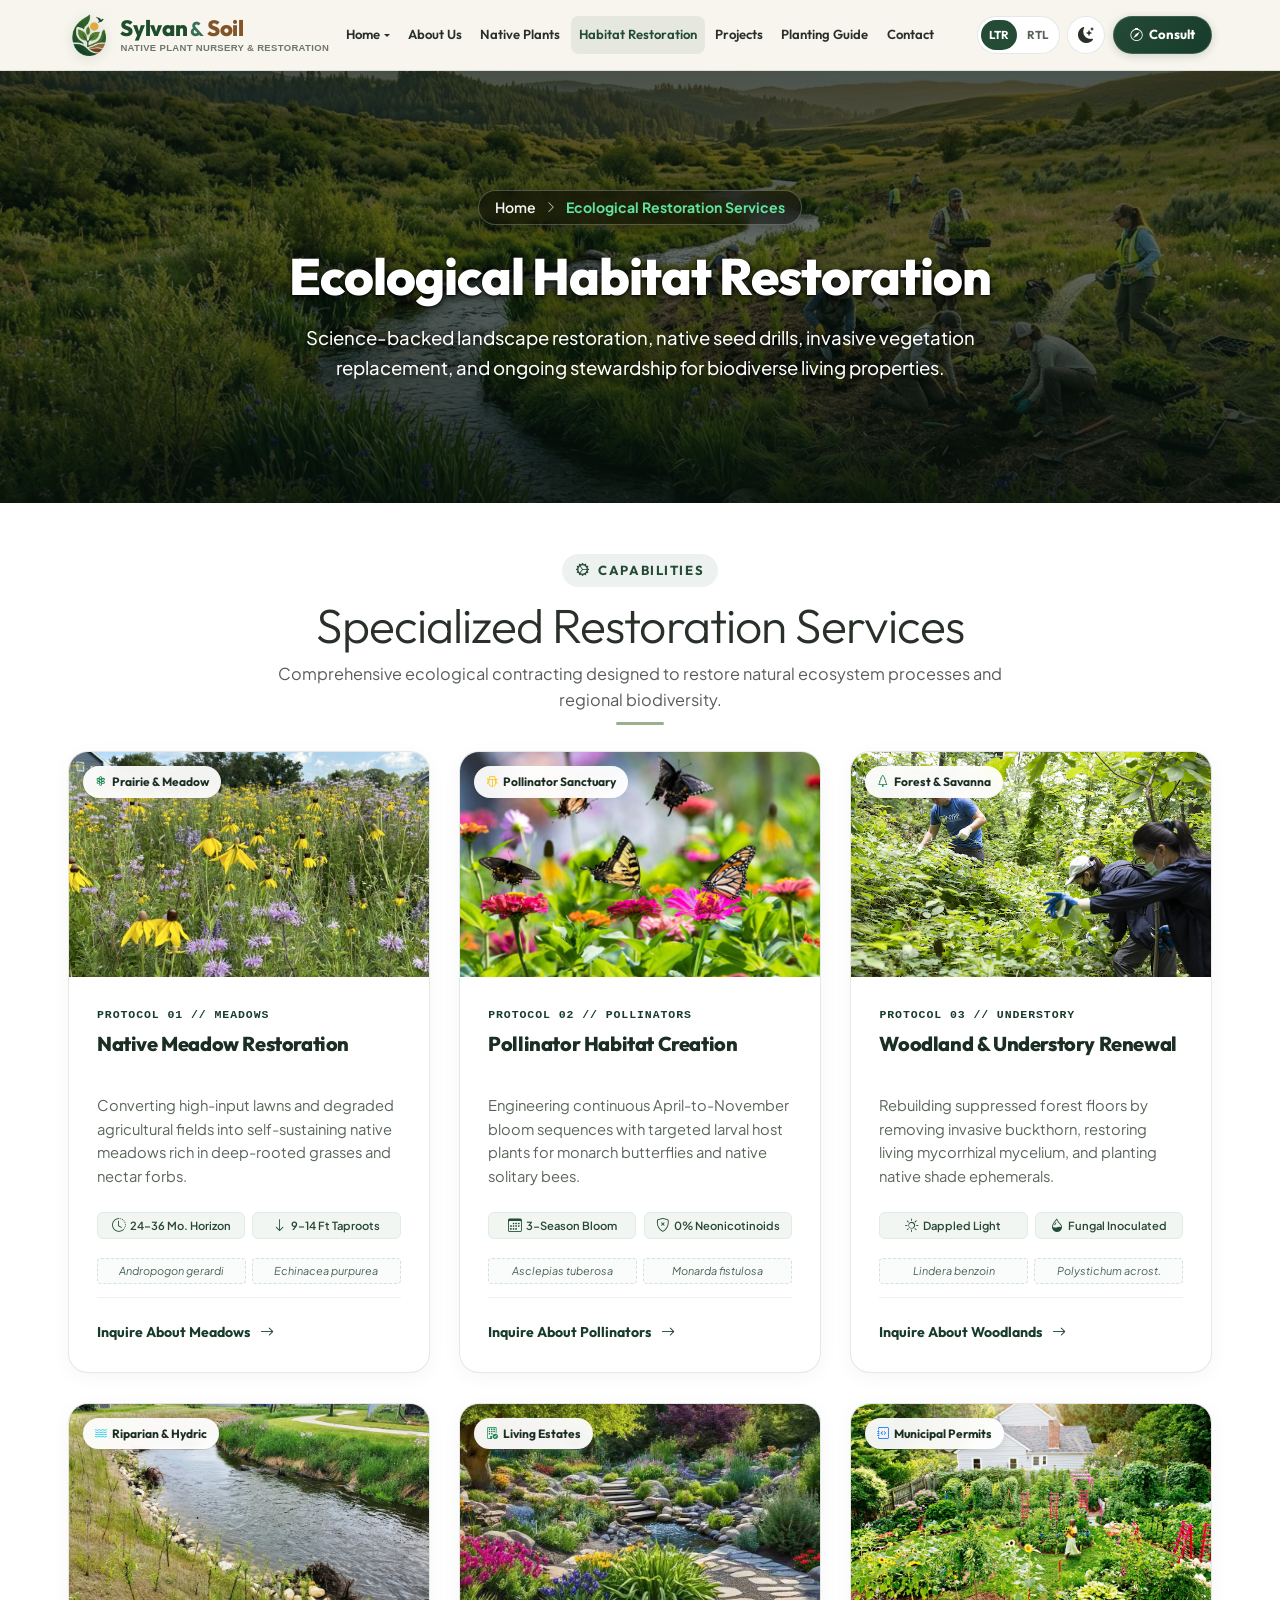
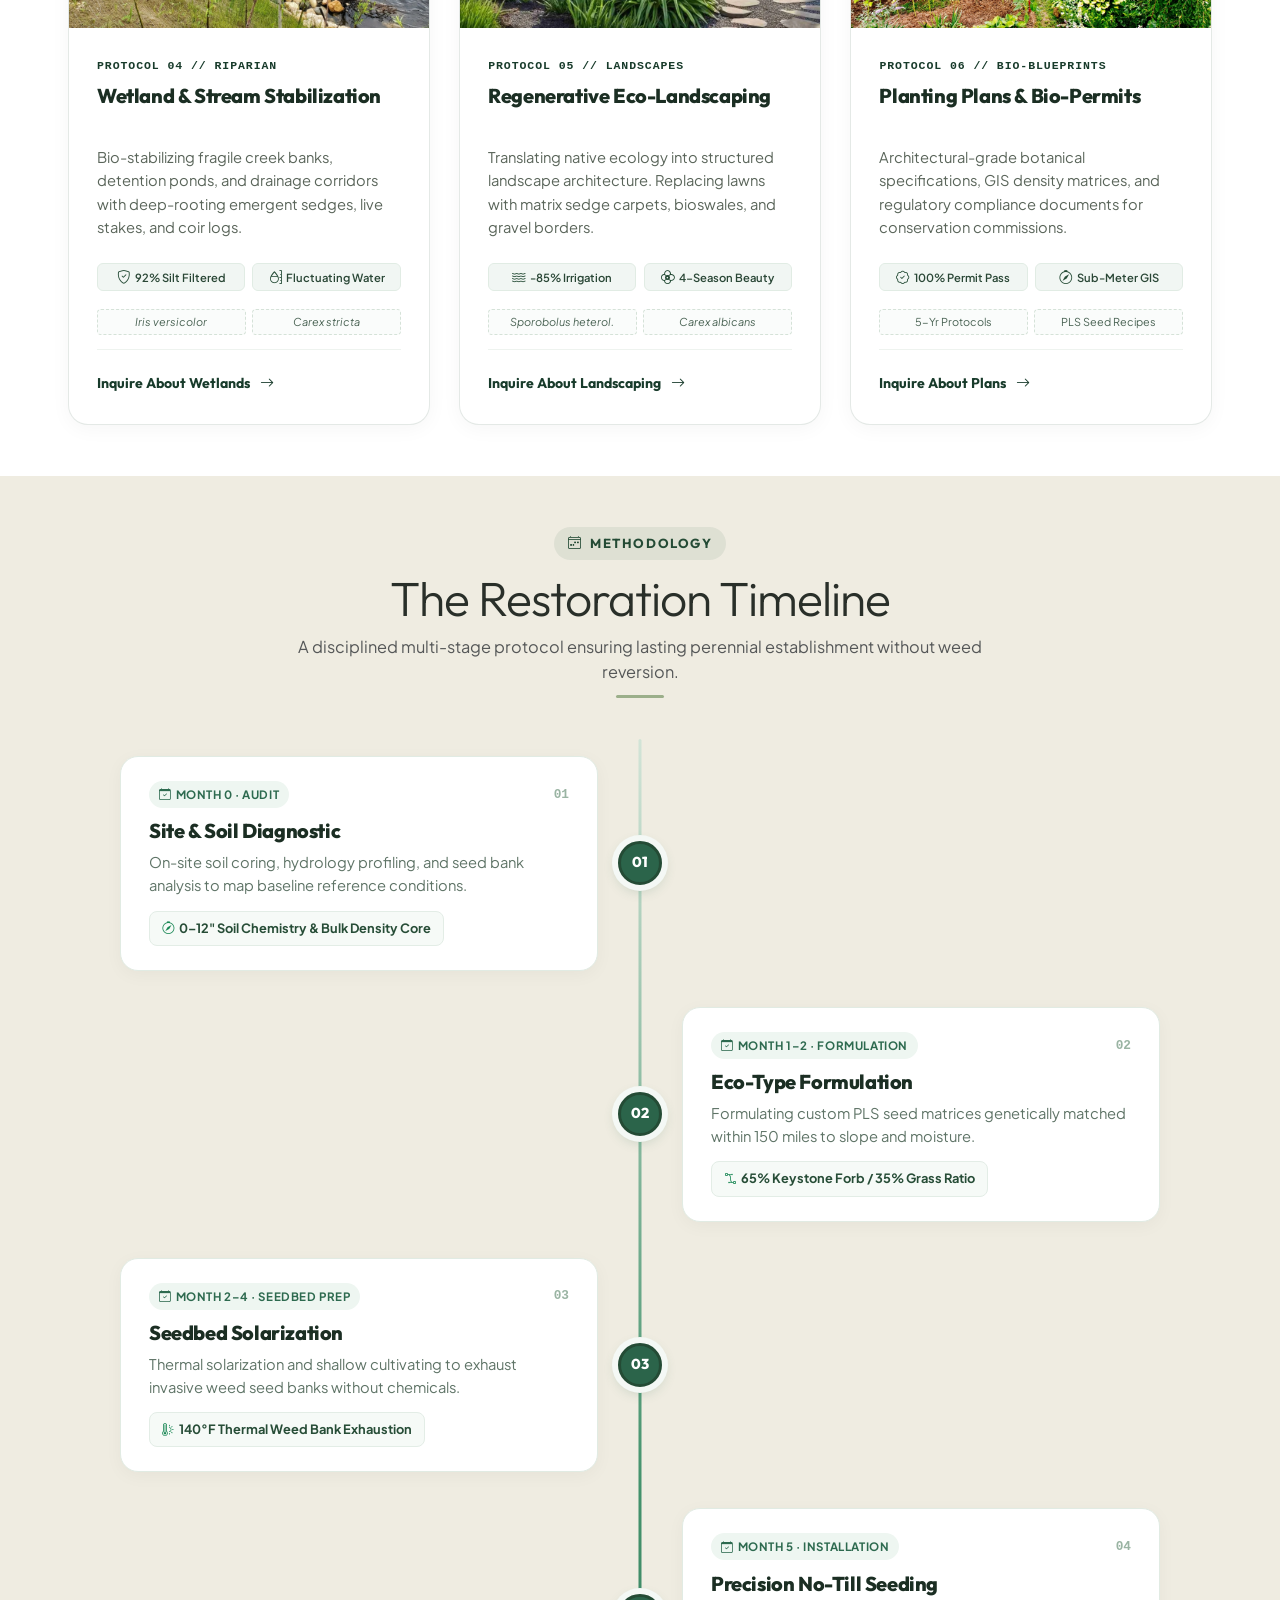
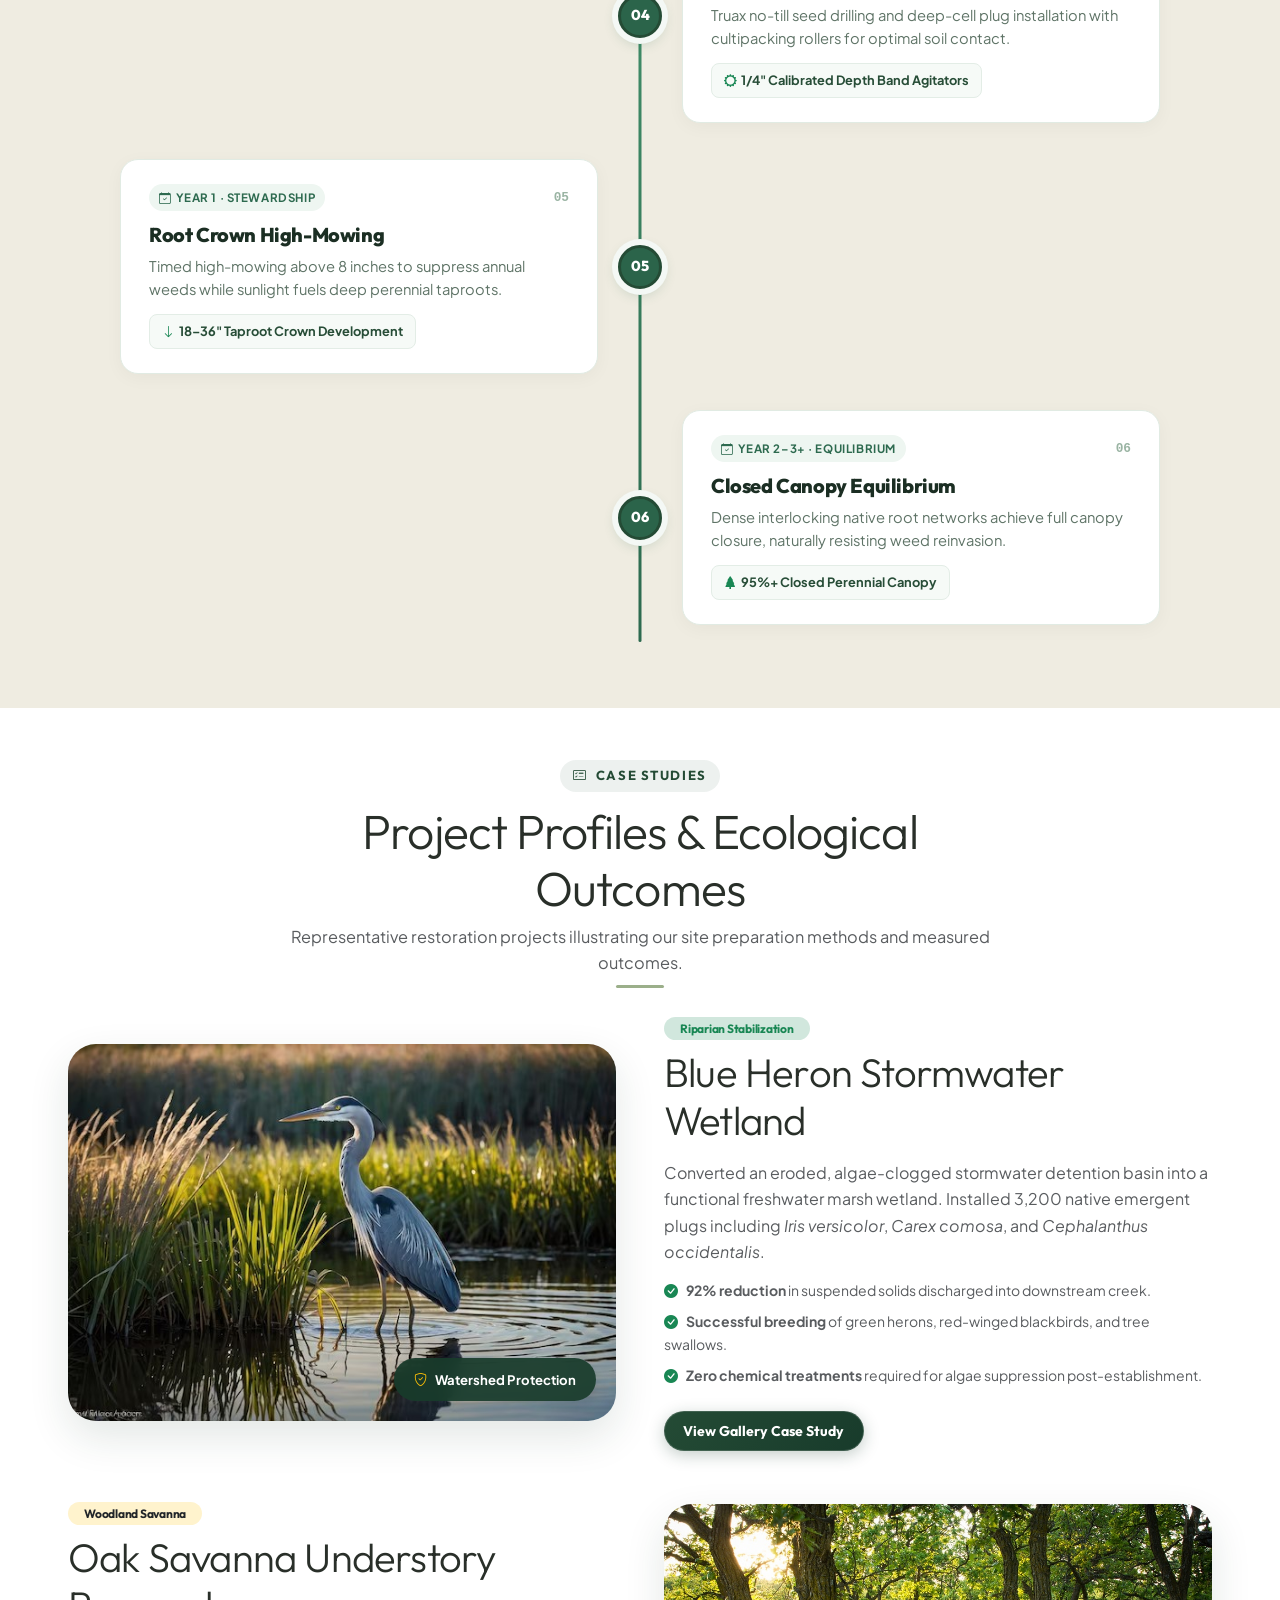
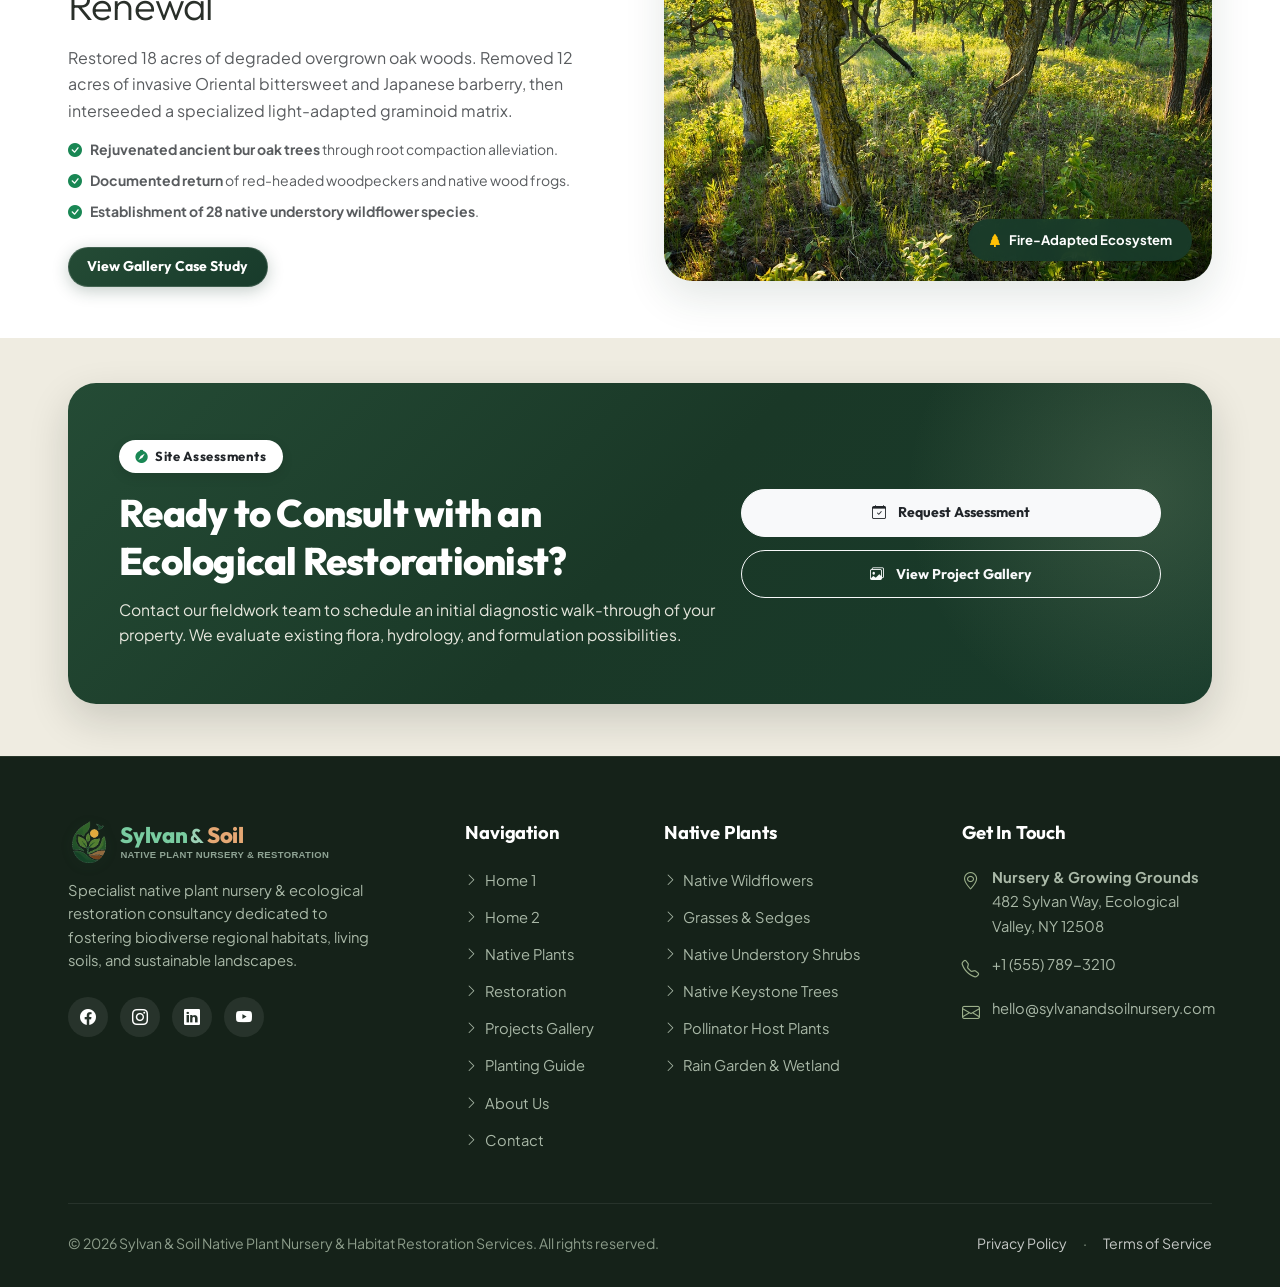
<file: habitat-restoration.html>
<!DOCTYPE html>
<html lang="en" data-bs-theme="light" dir="ltr">
<head>
  <meta charset="utf-8">
  <meta name="viewport" content="width=device-width, initial-scale=1">
  <title>Ecological Habitat Restoration Services — Sylvan &amp; Soil</title>
  <meta name="description" content="Science-led habitat restoration: native meadow establishment, pollinator corridors, woodland understory renewal, wetland bio-filtration, and ecological planting plans.">
  
  <link rel="icon" type="image/png" href="assets/images/favicon.png">

  <!-- Bootstrap 5 CSS -->
  <link href="https://cdn.jsdelivr.net/npm/bootstrap@5.3.3/dist/css/bootstrap.min.css" rel="stylesheet" id="mainBootstrapCss">
  <!-- Bootstrap Icons -->
  <link href="https://cdn.jsdelivr.net/npm/bootstrap-icons@1.11.3/font/bootstrap-icons.min.css" rel="stylesheet">
  
  <!-- Custom Core & Responsive Styles -->
  <link href="assets/css/style.css" rel="stylesheet">
  <link href="assets/css/responsive.css" rel="stylesheet">
</head>
<body>

  <!-- ================= ATTRACTIVE BOTANICAL PAGE LOADER ================= -->
  <div id="pageLoader" class="page-loader" aria-hidden="true">
    <div class="loader-container">
      <div class="loader-emblem-halo">
        <div class="loader-orbit-ring"></div>
        <div class="loader-pulse-glow"></div>
        <img src="assets/images/logo-emblem.png" alt="Sylvan &amp; Soil Logo Emblem" class="loader-emblem-art">
      </div>
      <div class="loader-brand-title">
        <span class="brand-sylvan">Sylvan</span><span class="brand-amp">&amp;</span><span class="brand-soil">Soil</span>
      </div>
      <div class="loader-tagline">Native Plant Nursery &amp; Habitat Restoration</div>
      <div class="loader-progress-track">
        <div class="loader-progress-bar"></div>
      </div>
    </div>
  </div>

    <!-- ================= HEADER & NAVIGATION ================= -->
  <header class="site-header">
    <nav class="navbar navbar-expand-xl">
      <div class="site-container">
        
        <!-- Brand Logo -->
        <a class="brand-logo" href="index.html">
          <img src="assets/images/logo-emblem.png" alt="Sylvan &amp; Soil Botanical Emblem" class="brand-emblem-art">
          <span class="brand-text-col">
            <span class="brand-heading"><span class="brand-sylvan">Sylvan</span> <span class="brand-amp">&amp;</span> <span class="brand-soil">Soil</span></span>
            <span class="brand-caption">Native Plant Nursery &amp; Restoration</span>
          </span>
        </a>

        <!-- Desktop Navigation Links (>= 1200px) -->
        <div class="collapse navbar-collapse justify-content-center d-none d-xl-flex" id="desktopNav">
          <ul class="navbar-nav align-items-center">
            <li class="nav-item dropdown">
              <a class="nav-link dropdown-toggle " href="#" role="button" data-bs-toggle="dropdown" aria-expanded="false">
                Home
              </a>
              <ul class="dropdown-menu">
                <li><a class="dropdown-item " href="index.html">Home 1 — Classic Nursery</a></li>
                <li><a class="dropdown-item " href="home-2.html">Home 2 — Ecological Restoration</a></li>
              </ul>
            </li>
            <li class="nav-item">
              <a class="nav-link " href="about.html">About Us</a>
            </li>
            <li class="nav-item">
              <a class="nav-link " href="products.html">Native Plants</a>
            </li>
            <li class="nav-item">
              <a class="nav-link active" href="habitat-restoration.html">Habitat Restoration</a>
            </li>
            <li class="nav-item">
              <a class="nav-link " href="projects.html">Projects</a>
            </li>
            <li class="nav-item">
              <a class="nav-link " href="planting-guide.html">Planting Guide</a>
            </li>
            <li class="nav-item">
              <a class="nav-link " href="contact.html">Contact</a>
            </li>
          </ul>
        </div>

        <!-- Header Actions: Theme, LTR/RTL, CTA, Mobile Trigger -->
        <div class="header-actions">
          <!-- LTR/RTL Toggle (Desktop Only) -->
          <button type="button" class="nav-dir-btn d-none d-xl-inline-flex" data-dir-switch aria-label="Toggle text direction (LTR / RTL)" title="Switch Layout Direction">
            <span class="dir-toggle-track">
              <span class="dir-toggle-opt dir-opt-ltr active">LTR</span>
              <span class="dir-toggle-opt dir-opt-rtl">RTL</span>
            </span>
          </button>

          <!-- Dark Mode Toggle (Desktop Only) -->
          <button type="button" class="nav-icon-btn d-none d-xl-inline-flex" data-theme-switch aria-label="Toggle light and dark mode" title="Toggle Theme">
            <i class="bi bi-moon-stars-fill"></i>
          </button>

          <!-- Desktop Consultation CTA (Desktop Only) -->
          <a class="btn-botanical btn-sm-botanical d-none d-xl-inline-flex" href="contact.html"><i class="bi bi-compass"></i> Consult</a>

          <!-- Mobile Menu Hamburger Trigger (Mobile & Tablet < 1200px Only) -->
          <button type="button" class="nav-icon-btn mobile-nav-trigger d-xl-none" data-bs-toggle="offcanvas" data-bs-target="#mobileMenu" aria-label="Open navigation menu">
            <i class="bi bi-list fs-4"></i>
          </button>
        </div>

      </div>
    </nav>
  </header>

      <!-- ================= MOBILE MENU OFFCANVAS ================= -->
  <div class="offcanvas offcanvas-end mobile-menu-offcanvas" tabindex="-1" id="mobileMenu" aria-labelledby="mobileMenuLabel">
    <div class="offcanvas-header border-bottom">
      <a class="brand-logo" href="index.html">
        <img src="assets/images/logo-emblem.png" alt="Sylvan &amp; Soil Botanical Emblem" class="brand-emblem-art">
        <span class="brand-text-col">
          <span class="brand-heading"><span class="brand-sylvan">Sylvan</span> <span class="brand-amp">&amp;</span> <span class="brand-soil">Soil</span></span>
          <span class="brand-caption">Native Plant Nursery &amp; Restoration</span>
        </span>
      </a>
      <button type="button" class="btn-close" data-bs-dismiss="offcanvas" aria-label="Close"></button>
    </div>
    <div class="offcanvas-body d-flex flex-column justify-content-between p-4">
      <div class="mobile-nav-wrapper">
        <ul class="navbar-nav gap-2">
          <li class="nav-item">
            <a class="mobile-nav-link d-flex align-items-center justify-content-between collapsed " data-bs-toggle="collapse" href="#mobileHomeSub" role="button" aria-expanded="false">
              <span><i class="bi bi-house-door me-2 text-forest"></i> Home</span>
              <i class="bi bi-chevron-down small"></i>
            </a>
            <div class="collapse" id="mobileHomeSub">
              <div class="ps-3 pt-2 pb-1 d-flex flex-column gap-1 border-start ms-3 my-1">
                <a class="mobile-sublink " href="index.html"><i class="bi bi-flower2 me-2"></i> Home 1 — Classic Nursery</a>
                <a class="mobile-sublink " href="home-2.html"><i class="bi bi-tree me-2"></i> Home 2 — Ecological Restoration</a>
              </div>
            </div>
          </li>
          <li class="nav-item">
            <a class="mobile-nav-link " href="about.html"><i class="bi bi-info-circle me-2 text-forest"></i> About Us</a>
          </li>
          <li class="nav-item">
            <a class="mobile-nav-link " href="products.html"><i class="bi bi-grid me-2 text-forest"></i> Native Plants</a>
          </li>
          <li class="nav-item">
            <a class="mobile-nav-link active" href="habitat-restoration.html"><i class="bi bi-shield-check me-2 text-forest"></i> Habitat Restoration</a>
          </li>
          <li class="nav-item">
            <a class="mobile-nav-link " href="projects.html"><i class="bi bi-images me-2 text-forest"></i> Projects</a>
          </li>
          <li class="nav-item">
            <a class="mobile-nav-link " href="planting-guide.html"><i class="bi bi-journal-bookmark me-2 text-forest"></i> Planting Guide</a>
          </li>
          <li class="nav-item">
            <a class="mobile-nav-link " href="contact.html"><i class="bi bi-envelope me-2 text-forest"></i> Contact</a>
          </li>
        </ul>
      </div>

      <!-- Mobile Actions Panel (Buttons Only, Perfectly Centered) -->
      <div class="mobile-menu-footer pt-3 border-top mt-4">
        <div class="mobile-controls-panel mb-3 d-flex align-items-center justify-content-center gap-3 py-2">
          <!-- Theme Toggle Button -->
          <button type="button" class="nav-icon-btn" data-theme-switch aria-label="Toggle light and dark mode" title="Toggle Theme">
            <i class="bi bi-moon-stars-fill"></i>
          </button>

          <!-- LTR / RTL Direction Toggle Button -->
          <button type="button" class="nav-dir-btn" data-dir-switch aria-label="Toggle text direction (LTR / RTL)" title="Switch Layout Direction">
            <span class="dir-toggle-track">
              <span class="dir-toggle-opt dir-opt-ltr active">LTR</span>
              <span class="dir-toggle-opt dir-opt-rtl">RTL</span>
            </span>
          </button>
        </div>

        <a class="btn-botanical w-100 justify-content-center py-2" href="contact.html">
          <i class="bi bi-compass"></i> Schedule Consultation
        </a>
      </div>
    </div>
  </div>

  <main>
    <!-- ================= SECTION 1: SERVICES HERO (SHARED .page-hero HEIGHT) ================= -->
    <section class="page-hero" style="background-image: url('assets/images/hero/hero-services-v2.jpg');" id="servicesHero">
      <div class="page-hero-overlay"></div>
      <div class="site-container page-hero-content">
        <nav class="page-breadcrumb" aria-label="Breadcrumb">
          <a href="index.html">Home</a>
          <i class="bi bi-chevron-right small"></i>
          <span>Ecological Restoration Services</span>
        </nav>
        <h1>Ecological Habitat Restoration</h1>
        <p class="lead">
          Science-backed landscape restoration, native seed drills, invasive vegetation replacement, and ongoing stewardship for biodiverse living properties.
        </p>
      </div>
    </section>

    <!-- ================= SECTION 2: SPECIALIZED RESTORATION SERVICES (ARCHITECTURAL SHOWCASE GRID) ================= -->
    <section class="site-section bg-surface" id="servicesCatalog">
      <div class="site-container">
        
        <div class="site-section-head text-center">
          <span class="site-eyebrow"><i class="bi bi-gear-wide-connected"></i> Capabilities</span>
          <h2 class="display-5">Specialized Restoration Services</h2>
          <p class="text-muted">Comprehensive ecological contracting designed to restore natural ecosystem processes and regional biodiversity.</p>
          <div class="site-divider"></div>
        </div>

        <!-- 6 Architectural Service Cards: Balanced 3x2 Grid (No filter buttons) -->
        <div class="restoration-showcase-grid">

          <!-- 1. Native Meadow Restoration -->
          <div class="restoration-card">
            <div class="restoration-card-media">
              <img src="assets/images/services/meadow-restoration.jpg" alt="Native meadow restoration field" loading="eager">
              <span class="restoration-media-badge"><i class="bi bi-flower3 text-success"></i> Prairie &amp; Meadow</span>
            </div>
            <div class="restoration-card-body">
              <span class="restoration-card-tag">PROTOCOL 01 // MEADOWS</span>
              <h3 class="restoration-card-title">Native Meadow Restoration</h3>
              <p class="restoration-card-desc">
                Converting high-input lawns and degraded agricultural fields into self-sustaining native meadows rich in deep-rooted grasses and nectar forbs.
              </p>
              <div class="restoration-specs-strip">
                <span class="spec-pill"><i class="bi bi-clock-history"></i> 24–36 Mo. Horizon</span>
                <span class="spec-pill"><i class="bi bi-arrow-down"></i> 9–14 Ft Taproots</span>
              </div>
              <div class="restoration-species-row">
                <span class="mini-species-chip"><em>Andropogon gerardi</em></span>
                <span class="mini-species-chip"><em>Echinacea purpurea</em></span>
              </div>
              <a href="contact.html?service=meadow" class="restoration-card-link">
                <span>Inquire About Meadows</span> <i class="bi bi-arrow-right ms-1"></i>
              </a>
            </div>
          </div>

          <!-- 2. Pollinator Habitat Creation -->
          <div class="restoration-card">
            <div class="restoration-card-media">
              <img src="assets/images/services/pollinator-habitat.jpg" alt="Pollinator habitat creation" loading="eager">
              <span class="restoration-media-badge"><i class="bi bi-bug text-warning"></i> Pollinator Sanctuary</span>
            </div>
            <div class="restoration-card-body">
              <span class="restoration-card-tag">PROTOCOL 02 // POLLINATORS</span>
              <h3 class="restoration-card-title">Pollinator Habitat Creation</h3>
              <p class="restoration-card-desc">
                Engineering continuous April-to-November bloom sequences with targeted larval host plants for monarch butterflies and native solitary bees.
              </p>
              <div class="restoration-specs-strip">
                <span class="spec-pill"><i class="bi bi-calendar3"></i> 3-Season Bloom</span>
                <span class="spec-pill"><i class="bi bi-shield-x"></i> 0% Neonicotinoids</span>
              </div>
              <div class="restoration-species-row">
                <span class="mini-species-chip"><em>Asclepias tuberosa</em></span>
                <span class="mini-species-chip"><em>Monarda fistulosa</em></span>
              </div>
              <a href="contact.html?service=pollinator" class="restoration-card-link">
                <span>Inquire About Pollinators</span> <i class="bi bi-arrow-right ms-1"></i>
              </a>
            </div>
          </div>

          <!-- 3. Woodland & Understory Restoration -->
          <div class="restoration-card">
            <div class="restoration-card-media">
              <img src="assets/images/services/woodland-planting.jpg" alt="Woodland restoration understory" loading="eager">
              <span class="restoration-media-badge"><i class="bi bi-tree text-success"></i> Forest &amp; Savanna</span>
            </div>
            <div class="restoration-card-body">
              <span class="restoration-card-tag">PROTOCOL 03 // UNDERSTORY</span>
              <h3 class="restoration-card-title">Woodland &amp; Understory Renewal</h3>
              <p class="restoration-card-desc">
                Rebuilding suppressed forest floors by removing invasive buckthorn, restoring living mycorrhizal mycelium, and planting native shade ephemerals.
              </p>
              <div class="restoration-specs-strip">
                <span class="spec-pill"><i class="bi bi-sun"></i> Dappled Light</span>
                <span class="spec-pill"><i class="bi bi-droplet-half"></i> Fungal Inoculated</span>
              </div>
              <div class="restoration-species-row">
                <span class="mini-species-chip"><em>Lindera benzoin</em></span>
                <span class="mini-species-chip"><em>Polystichum acrost.</em></span>
              </div>
              <a href="contact.html?service=woodland" class="restoration-card-link">
                <span>Inquire About Woodlands</span> <i class="bi bi-arrow-right ms-1"></i>
              </a>
            </div>
          </div>

          <!-- 4. Wetland & Riparian Restoration -->
          <div class="restoration-card">
            <div class="restoration-card-media">
              <img src="assets/images/services/wetland-riparian.jpg" alt="Wetland and riparian restoration" loading="eager">
              <span class="restoration-media-badge"><i class="bi bi-water text-info"></i> Riparian &amp; Hydric</span>
            </div>
            <div class="restoration-card-body">
              <span class="restoration-card-tag">PROTOCOL 04 // RIPARIAN</span>
              <h3 class="restoration-card-title">Wetland &amp; Stream Stabilization</h3>
              <p class="restoration-card-desc">
                Bio-stabilizing fragile creek banks, detention ponds, and drainage corridors with deep-rooting emergent sedges, live stakes, and coir logs.
              </p>
              <div class="restoration-specs-strip">
                <span class="spec-pill"><i class="bi bi-shield-check"></i> 92% Silt Filtered</span>
                <span class="spec-pill"><i class="bi bi-moisture"></i> Fluctuating Water</span>
              </div>
              <div class="restoration-species-row">
                <span class="mini-species-chip"><em>Iris versicolor</em></span>
                <span class="mini-species-chip"><em>Carex stricta</em></span>
              </div>
              <a href="contact.html?service=wetland" class="restoration-card-link">
                <span>Inquire About Wetlands</span> <i class="bi bi-arrow-right ms-1"></i>
              </a>
            </div>
          </div>

          <!-- 5. Regenerative Ecological Landscaping -->
          <div class="restoration-card">
            <div class="restoration-card-media">
              <img src="assets/images/services/ecological-landscaping.jpg" alt="Ecological landscaping for private homes" loading="eager">
              <span class="restoration-media-badge"><i class="bi bi-building-check text-success"></i> Living Estates</span>
            </div>
            <div class="restoration-card-body">
              <span class="restoration-card-tag">PROTOCOL 05 // LANDSCAPES</span>
              <h3 class="restoration-card-title">Regenerative Eco-Landscaping</h3>
              <p class="restoration-card-desc">
                Translating native ecology into structured landscape architecture. Replacing lawns with matrix sedge carpets, bioswales, and gravel borders.
              </p>
              <div class="restoration-specs-strip">
                <span class="spec-pill"><i class="bi bi-water"></i> -85% Irrigation</span>
                <span class="spec-pill"><i class="bi bi-flower2"></i> 4-Season Beauty</span>
              </div>
              <div class="restoration-species-row">
                <span class="mini-species-chip"><em>Sporobolus heterol.</em></span>
                <span class="mini-species-chip"><em>Carex albicans</em></span>
              </div>
              <a href="contact.html?service=landscaping" class="restoration-card-link">
                <span>Inquire About Landscaping</span> <i class="bi bi-arrow-right ms-1"></i>
              </a>
            </div>
          </div>

          <!-- 6. Conservation Planting Plans & Permits -->
          <div class="restoration-card">
            <div class="restoration-card-media">
              <img src="assets/images/services/planting-plans.jpg" alt="Native planting plans and blueprints" loading="eager">
              <span class="restoration-media-badge"><i class="bi bi-journal-code text-primary"></i> Municipal Permits</span>
            </div>
            <div class="restoration-card-body">
              <span class="restoration-card-tag">PROTOCOL 06 // BIO-BLUEPRINTS</span>
              <h3 class="restoration-card-title">Planting Plans &amp; Bio-Permits</h3>
              <p class="restoration-card-desc">
                Architectural-grade botanical specifications, GIS density matrices, and regulatory compliance documents for conservation commissions.
              </p>
              <div class="restoration-specs-strip">
                <span class="spec-pill"><i class="bi bi-patch-check"></i> 100% Permit Pass</span>
                <span class="spec-pill"><i class="bi bi-compass"></i> Sub-Meter GIS</span>
              </div>
              <div class="restoration-species-row">
                <span class="mini-species-chip">5-Yr Protocols</span>
                <span class="mini-species-chip">PLS Seed Recipes</span>
              </div>
              <a href="contact.html?service=plans" class="restoration-card-link">
                <span>Inquire About Plans</span> <i class="bi bi-arrow-right ms-1"></i>
              </a>
            </div>
          </div>

        </div>

      </div>
    </section>

    <!-- ================= SECTION 3: THE RESTORATION TIMELINE (CLEAN & SIMPLE BOTANICAL ROADMAP) ================= -->
    <section class="site-section bg-muted-soft" id="processTimeline">
      <div class="site-container">
        
        <div class="site-section-head text-center">
          <span class="site-eyebrow"><i class="bi bi-calendar4-week"></i> Methodology</span>
          <h2 class="display-5">The Restoration Timeline</h2>
          <p class="text-muted">A disciplined multi-stage protocol ensuring lasting perennial establishment without weed reversion.</p>
          <div class="site-divider"></div>
        </div>

        <div class="restoration-journey-timeline">
          <!-- Continuous Central Vine Stem Line -->
          <div class="journey-stem-guide" aria-hidden="true"></div>

          <!-- MILESTONE 01 (Left) -->
          <div class="journey-milestone-node node-left">
            <div class="journey-node-marker">
              <span>01</span>
              <span class="marker-pulse"></span>
            </div>
            <div class="clean-timeline-card">
              <div class="timeline-card-header">
                <span class="timeline-phase-badge"><i class="bi bi-calendar-check me-1"></i> MONTH 0 · AUDIT</span>
                <span class="timeline-step-tag">01</span>
              </div>
              <h3 class="timeline-clean-title">Site &amp; Soil Diagnostic</h3>
              <p class="timeline-clean-desc">
                On-site soil coring, hydrology profiling, and seed bank analysis to map baseline reference conditions.
              </p>
              <div class="timeline-clean-metric">
                <i class="bi bi-compass text-success me-1"></i> 0–12" Soil Chemistry &amp; Bulk Density Core
              </div>
            </div>
          </div>

          <!-- MILESTONE 02 (Right) -->
          <div class="journey-milestone-node node-right">
            <div class="journey-node-marker">
              <span>02</span>
              <span class="marker-pulse"></span>
            </div>
            <div class="clean-timeline-card">
              <div class="timeline-card-header">
                <span class="timeline-phase-badge"><i class="bi bi-calendar-check me-1"></i> MONTH 1–2 · FORMULATION</span>
                <span class="timeline-step-tag">02</span>
              </div>
              <h3 class="timeline-clean-title">Eco-Type Formulation</h3>
              <p class="timeline-clean-desc">
                Formulating custom PLS seed matrices genetically matched within 150 miles to slope and moisture.
              </p>
              <div class="timeline-clean-metric">
                <i class="bi bi-bezier2 text-success me-1"></i> 65% Keystone Forb / 35% Grass Ratio
              </div>
            </div>
          </div>

          <!-- MILESTONE 03 (Left) -->
          <div class="journey-milestone-node node-left">
            <div class="journey-node-marker">
              <span>03</span>
              <span class="marker-pulse"></span>
            </div>
            <div class="clean-timeline-card">
              <div class="timeline-card-header">
                <span class="timeline-phase-badge"><i class="bi bi-calendar-check me-1"></i> MONTH 2–4 · SEEDBED PREP</span>
                <span class="timeline-step-tag">03</span>
              </div>
              <h3 class="timeline-clean-title">Seedbed Solarization</h3>
              <p class="timeline-clean-desc">
                Thermal solarization and shallow cultivating to exhaust invasive weed seed banks without chemicals.
              </p>
              <div class="timeline-clean-metric">
                <i class="bi bi-thermometer-sun text-success me-1"></i> 140°F Thermal Weed Bank Exhaustion
              </div>
            </div>
          </div>

          <!-- MILESTONE 04 (Right) -->
          <div class="journey-milestone-node node-right">
            <div class="journey-node-marker">
              <span>04</span>
              <span class="marker-pulse"></span>
            </div>
            <div class="clean-timeline-card">
              <div class="timeline-card-header">
                <span class="timeline-phase-badge"><i class="bi bi-calendar-check me-1"></i> MONTH 5 · INSTALLATION</span>
                <span class="timeline-step-tag">04</span>
              </div>
              <h3 class="timeline-clean-title">Precision No-Till Seeding</h3>
              <p class="timeline-clean-desc">
                Truax no-till seed drilling and deep-cell plug installation with cultipacking rollers for optimal soil contact.
              </p>
              <div class="timeline-clean-metric">
                <i class="bi bi-gear-wide text-success me-1"></i> 1/4" Calibrated Depth Band Agitators
              </div>
            </div>
          </div>

          <!-- MILESTONE 05 (Left) -->
          <div class="journey-milestone-node node-left">
            <div class="journey-node-marker">
              <span>05</span>
              <span class="marker-pulse"></span>
            </div>
            <div class="clean-timeline-card">
              <div class="timeline-card-header">
                <span class="timeline-phase-badge"><i class="bi bi-calendar-check me-1"></i> YEAR 1 · STEWARDSHIP</span>
                <span class="timeline-step-tag">05</span>
              </div>
              <h3 class="timeline-clean-title">Root Crown High-Mowing</h3>
              <p class="timeline-clean-desc">
                Timed high-mowing above 8 inches to suppress annual weeds while sunlight fuels deep perennial taproots.
              </p>
              <div class="timeline-clean-metric">
                <i class="bi bi-arrow-down text-success me-1"></i> 18–36" Taproot Crown Development
              </div>
            </div>
          </div>

          <!-- MILESTONE 06 (Right) -->
          <div class="journey-milestone-node node-right">
            <div class="journey-node-marker">
              <span>06</span>
              <span class="marker-pulse"></span>
            </div>
            <div class="clean-timeline-card">
              <div class="timeline-card-header">
                <span class="timeline-phase-badge"><i class="bi bi-calendar-check me-1"></i> YEAR 2–3+ · EQUILIBRIUM</span>
                <span class="timeline-step-tag">06</span>
              </div>
              <h3 class="timeline-clean-title">Closed Canopy Equilibrium</h3>
              <p class="timeline-clean-desc">
                Dense interlocking native root networks achieve full canopy closure, naturally resisting weed reinvasion.
              </p>
              <div class="timeline-clean-metric">
                <i class="bi bi-tree-fill text-success me-1"></i> 95%+ Closed Perennial Canopy
              </div>
            </div>
          </div>

        </div>

      </div>
    </section>

    <!-- ================= SECTION 4: RESTORATION PROJECTS & OUTCOMES ================= -->
    <section class="site-section bg-surface" id="caseSpotlights">
      <div class="site-container">
        
        <div class="site-section-head text-center">
          <span class="site-eyebrow"><i class="bi bi-card-checklist"></i> Case Studies</span>
          <h2 class="display-5">Project Profiles &amp; Ecological Outcomes</h2>
          <p class="text-muted">Representative restoration projects illustrating our site preparation methods and measured outcomes.</p>
          <div class="site-divider"></div>
        </div>

        <div class="row g-5 align-items-center mb-5">
          <div class="col-lg-6">
            <div class="editorial-media">
              <img src="assets/images/projects/project-blue-heron.jpg" alt="Blue Heron Retention Basin restoration" loading="eager">
              <div class="editorial-badge">
                <i class="bi bi-shield-check text-warning"></i> Watershed Protection
              </div>
            </div>
          </div>
          <div class="col-lg-6">
            <span class="badge bg-success-subtle text-success font-display px-3 py-1 rounded-pill mb-2">Riparian Stabilization</span>
            <h3 class="display-6 mb-3">Blue Heron Stormwater Wetland</h3>
            <p class="text-muted">
              Converted an eroded, algae-clogged stormwater detention basin into a functional freshwater marsh wetland. Installed 3,200 native emergent plugs including <em>Iris versicolor</em>, <em>Carex comosa</em>, and <em>Cephalanthus occidentalis</em>.
            </p>
            <ul class="list-unstyled text-muted small d-flex flex-column gap-2 mb-4">
              <li><i class="bi bi-check-circle-fill text-success me-2"></i><strong>92% reduction</strong> in suspended solids discharged into downstream creek.</li>
              <li><i class="bi bi-check-circle-fill text-success me-2"></i><strong>Successful breeding</strong> of green herons, red-winged blackbirds, and tree swallows.</li>
              <li><i class="bi bi-check-circle-fill text-success me-2"></i><strong>Zero chemical treatments</strong> required for algae suppression post-establishment.</li>
            </ul>
            <a href="projects.html" class="btn-botanical btn-sm-botanical">View Gallery Case Study</a>
          </div>
        </div>

        <div class="row g-5 align-items-center flex-lg-row-reverse">
          <div class="col-lg-6">
            <div class="editorial-media">
              <img src="assets/images/projects/project-oak-savanna.jpg" alt="Oak Savanna Canopy restoration" loading="eager">
              <div class="editorial-badge">
                <i class="bi bi-tree-fill text-warning"></i> Fire-Adapted Ecosystem
              </div>
            </div>
          </div>
          <div class="col-lg-6">
            <span class="badge bg-warning-subtle text-dark font-display px-3 py-1 rounded-pill mb-2">Woodland Savanna</span>
            <h3 class="display-6 mb-3">Oak Savanna Understory Renewal</h3>
            <p class="text-muted">
              Restored 18 acres of degraded overgrown oak woods. Removed 12 acres of invasive Oriental bittersweet and Japanese barberry, then interseeded a specialized light-adapted graminoid matrix.
            </p>
            <ul class="list-unstyled text-muted small d-flex flex-column gap-2 mb-4">
              <li><i class="bi bi-check-circle-fill text-success me-2"></i><strong>Rejuvenated ancient bur oak trees</strong> through root compaction alleviation.</li>
              <li><i class="bi bi-check-circle-fill text-success me-2"></i><strong>Documented return</strong> of red-headed woodpeckers and native wood frogs.</li>
              <li><i class="bi bi-check-circle-fill text-success me-2"></i><strong>Establishment of 28 native understory wildflower species</strong>.</li>
            </ul>
            <a href="projects.html" class="btn-botanical btn-sm-botanical">View Gallery Case Study</a>
          </div>
        </div>

      </div>
    </section>

    <!-- ================= SECTION 5: ENQUIRY CTA & COMPREHENSIVE FOOTER ================= -->
    <section class="site-section section-cta bg-muted-soft" id="servicesCtaFooter">
      <div class="site-container">
        
        <div class="cta-banner">
          <div class="row align-items-center justify-content-between g-4 position-relative" style="z-index: 2;">
            <div class="col-lg-7">
              <span class="badge bg-white text-dark font-display px-3 py-2 rounded-pill mb-2">
                <i class="bi bi-compass-fill text-success"></i> Site Assessments
              </span>
              <h2>Ready to Consult with an Ecological Restorationist?</h2>
              <p>
                Contact our fieldwork team to schedule an initial diagnostic walk-through of your property. We evaluate existing flora, hydrology, and formulation possibilities.
              </p>
            </div>
            <div class="col-lg-5 text-lg-end">
              <div class="cta-banner-btns">
                <a href="contact.html?type=restoration" class="btn btn-light text-dark fw-bold rounded-pill">
                  <i class="bi bi-calendar-check me-1"></i> Request Assessment
                </a>
                <a href="projects.html" class="btn btn-outline-light fw-bold rounded-pill">
                  <i class="bi bi-images me-1"></i> View Project Gallery
                </a>
              </div>
            </div>
          </div>
        </div>

      </div>
    </section>
  </main>

  <!-- ================= COMPREHENSIVE FOOTER ================= -->
  <footer class="site-footer">
    <div class="site-container">
      <div class="row g-4 g-lg-5">
        
        <div class="col-lg-4">
          <a class="brand-logo text-white mb-3 d-inline-flex" href="index.html">
            <img src="assets/images/logo-emblem.png" alt="Sylvan &amp; Soil Botanical Emblem" class="brand-emblem-art">
            <span class="brand-text-col">
              <span class="brand-heading"><span class="brand-sylvan">Sylvan</span> <span class="brand-amp">&amp;</span> <span class="brand-soil">Soil</span></span>
              <span class="brand-caption">Native Plant Nursery &amp; Restoration</span>
            </span>
          </a>
          <p class="footer-brand-desc">
            Specialist native plant nursery &amp; ecological restoration consultancy dedicated to fostering biodiverse regional habitats, living soils, and sustainable landscapes.
          </p>
          <div class="footer-social-wrap" aria-label="Social connections">
            <a href="https://facebook.com" class="social-circle" aria-label="Facebook" target="_blank" rel="noopener"><i class="bi bi-facebook"></i></a>
            <a href="https://instagram.com" class="social-circle" aria-label="Instagram" target="_blank" rel="noopener"><i class="bi bi-instagram"></i></a>
            <a href="https://linkedin.com" class="social-circle" aria-label="LinkedIn" target="_blank" rel="noopener"><i class="bi bi-linkedin"></i></a>
            <a href="https://youtube.com" class="social-circle" aria-label="YouTube" target="_blank" rel="noopener"><i class="bi bi-youtube"></i></a>
          </div>
        </div>

        <div class="col-sm-6 col-lg-2">
          <h5>Navigation</h5>
          <ul class="footer-links">
            <li><a href="index.html" class="footer-link"><i class="bi bi-chevron-right small"></i> Home 1</a></li>
            <li><a href="home-2.html" class="footer-link"><i class="bi bi-chevron-right small"></i> Home 2</a></li>
            <li><a href="products.html" class="footer-link"><i class="bi bi-chevron-right small"></i> Native Plants</a></li>
            <li><a href="habitat-restoration.html" class="footer-link"><i class="bi bi-chevron-right small"></i> Restoration</a></li>
            <li><a href="projects.html" class="footer-link"><i class="bi bi-chevron-right small"></i> Projects Gallery</a></li>
            <li><a href="planting-guide.html" class="footer-link"><i class="bi bi-chevron-right small"></i> Planting Guide</a></li>
            <li><a href="about.html" class="footer-link"><i class="bi bi-chevron-right small"></i> About Us</a></li>
            <li><a href="contact.html" class="footer-link"><i class="bi bi-chevron-right small"></i> Contact</a></li>
          </ul>
        </div>

        <div class="col-sm-6 col-lg-3">
          <h5>Native Plants</h5>
          <ul class="footer-links">
            <li><a href="products.html?type=wildflower" class="footer-link"><i class="bi bi-chevron-right small"></i> Native Wildflowers</a></li>
            <li><a href="products.html?type=grass" class="footer-link"><i class="bi bi-chevron-right small"></i> Grasses &amp; Sedges</a></li>
            <li><a href="products.html?type=shrub" class="footer-link"><i class="bi bi-chevron-right small"></i> Native Understory Shrubs</a></li>
            <li><a href="products.html?type=tree" class="footer-link"><i class="bi bi-chevron-right small"></i> Native Keystone Trees</a></li>
            <li><a href="products.html?type=pollinator" class="footer-link"><i class="bi bi-chevron-right small"></i> Pollinator Host Plants</a></li>
            <li><a href="products.html?type=wetland" class="footer-link"><i class="bi bi-chevron-right small"></i> Rain Garden &amp; Wetland</a></li>
          </ul>
        </div>

        <div class="col-lg-3">
          <h5>Get In Touch</h5>
          <div class="footer-contact-item">
            <i class="bi bi-geo-alt"></i>
            <div>
              <strong>Nursery &amp; Growing Grounds</strong><br>
              482 Sylvan Way, Ecological Valley, NY 12508
            </div>
          </div>
          <div class="footer-contact-item">
            <i class="bi bi-telephone"></i>
            <div>+1 (555) 789-3210</div>
          </div>
          <div class="footer-contact-item">
            <i class="bi bi-envelope"></i>
            <div>hello@sylvanandsoilnursery.com</div>
          </div>
        </div>

      </div>

      <div class="footer-bottom">
        <div>
          &copy; 2026 Sylvan &amp; Soil Native Plant Nursery &amp; Habitat Restoration Services. All rights reserved.
        </div>
        <div class="d-flex align-items-center gap-3">
          <a href="#" data-bs-toggle="modal" data-bs-target="#privacyModal" class="text-white text-opacity-75">Privacy Policy</a>
          <span>·</span>
          <a href="#" data-bs-toggle="modal" data-bs-target="#termsModal" class="text-white text-opacity-75">Terms of Service</a>
        </div>
      </div>
    </div>
  </footer>

  <button type="button" class="back-to-top-btn" id="backToTop" aria-label="Back to top of page" title="Back to Top">
    <i class="bi bi-arrow-up"></i>
  </button>

  <div class="modal fade" id="privacyModal" tabindex="-1" aria-labelledby="privacyModalLabel" aria-hidden="true">
    <div class="modal-dialog modal-dialog-centered modal-dialog-scrollable">
      <div class="modal-content">
        <div class="modal-header">
          <h5 class="modal-title font-display" id="privacyModalLabel">Privacy Policy</h5>
          <button type="button" class="btn-close" data-bs-dismiss="modal" aria-label="Close"></button>
        </div>
        <div class="modal-body">
          <p class="small text-muted">We respect your privacy and protect personal consultation inquiries.</p>
        </div>
        <div class="modal-footer">
          <button type="button" class="btn-botanical btn-sm-botanical" data-bs-dismiss="modal">Close</button>
        </div>
      </div>
    </div>
  </div>

  <div class="modal fade" id="termsModal" tabindex="-1" aria-labelledby="termsModalLabel" aria-hidden="true">
    <div class="modal-dialog modal-dialog-centered modal-dialog-scrollable">
      <div class="modal-content">
        <div class="modal-header">
          <h5 class="modal-title font-display" id="termsModalLabel">Terms &amp; Conditions</h5>
          <button type="button" class="btn-close" data-bs-dismiss="modal" aria-label="Close"></button>
        </div>
        <div class="modal-body">
          <p class="small text-muted">All nursery stock is regionally sourced and non-invasive.</p>
        </div>
        <div class="modal-footer">
          <button type="button" class="btn-botanical btn-sm-botanical" data-bs-dismiss="modal">Close</button>
        </div>
      </div>
    </div>
  </div>

  <!-- Bootstrap 5 Bundle JS -->
  <script src="https://cdn.jsdelivr.net/npm/bootstrap@5.3.3/dist/js/bootstrap.bundle.min.js"></script>
  <!-- Application JS -->
  <script src="assets/js/main.js"></script>
  <script src="assets/js/restoration.js"></script>
</body>
</html>
</file>
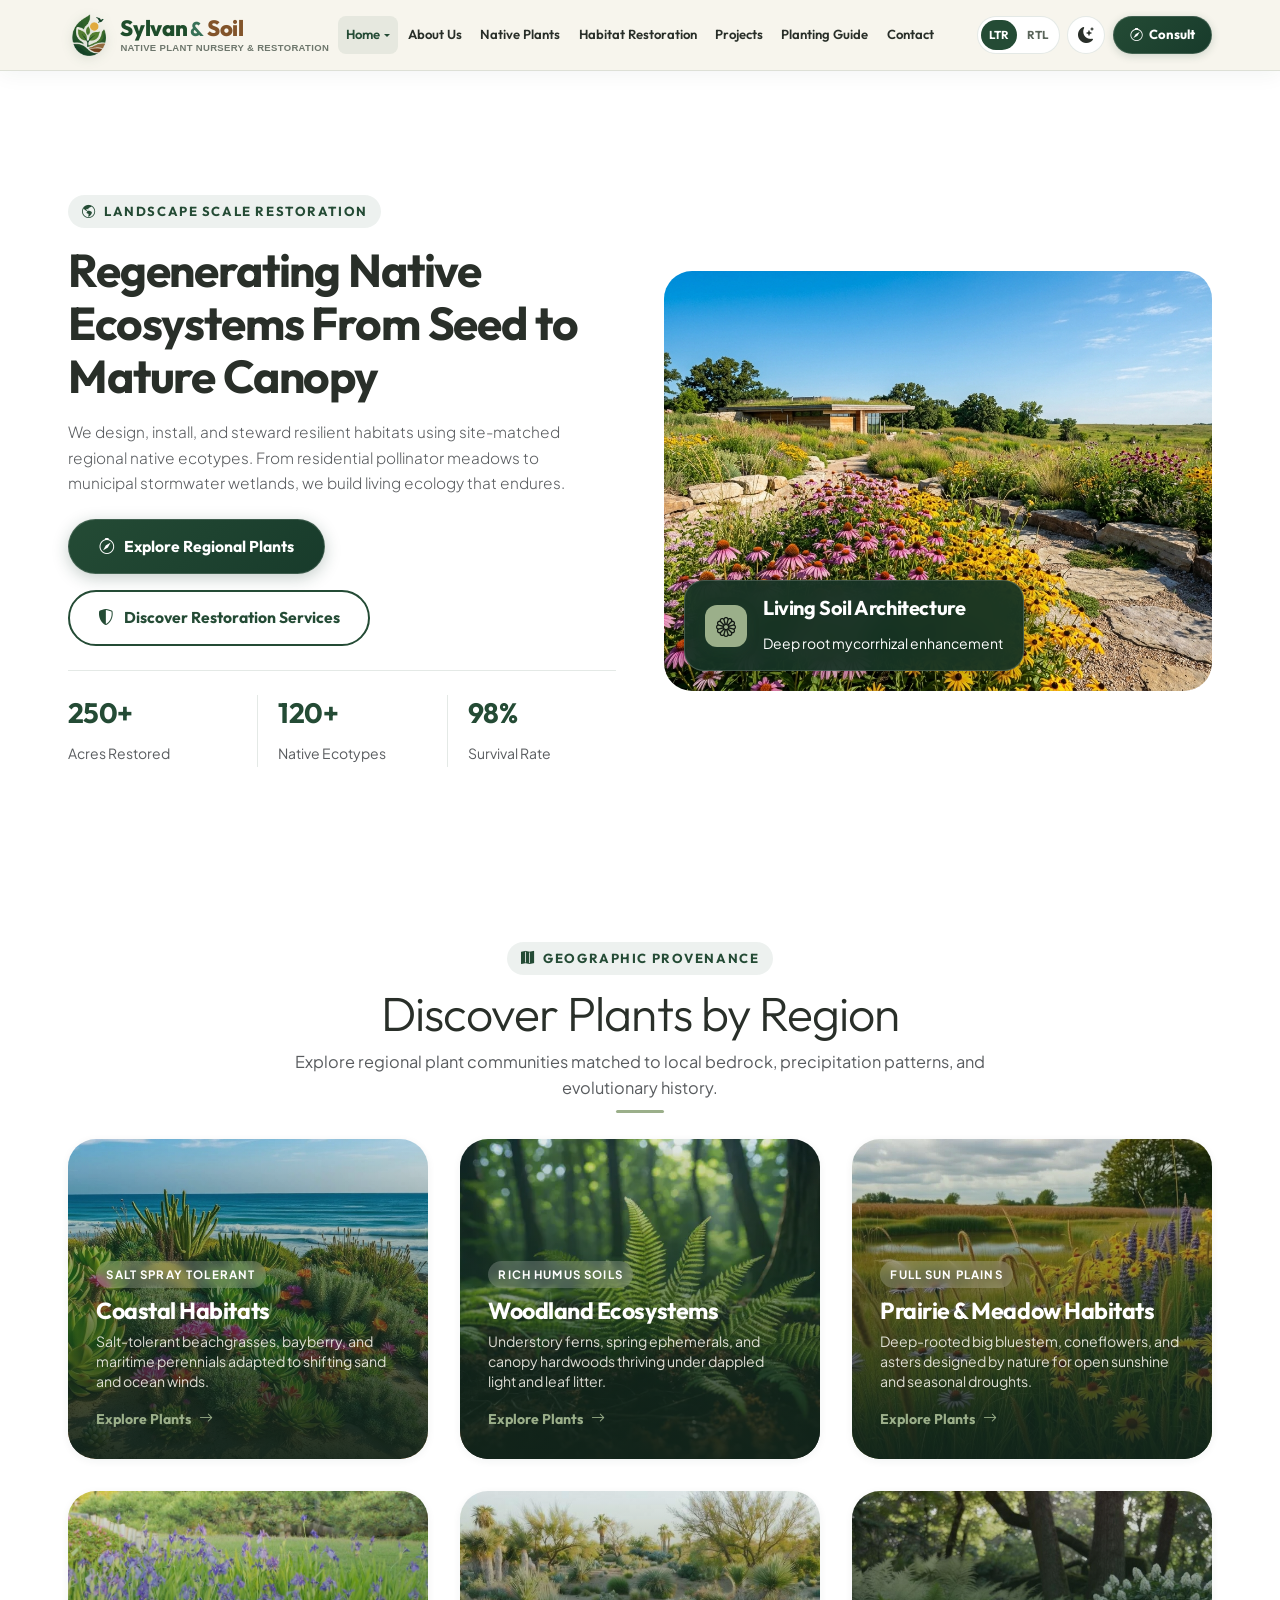
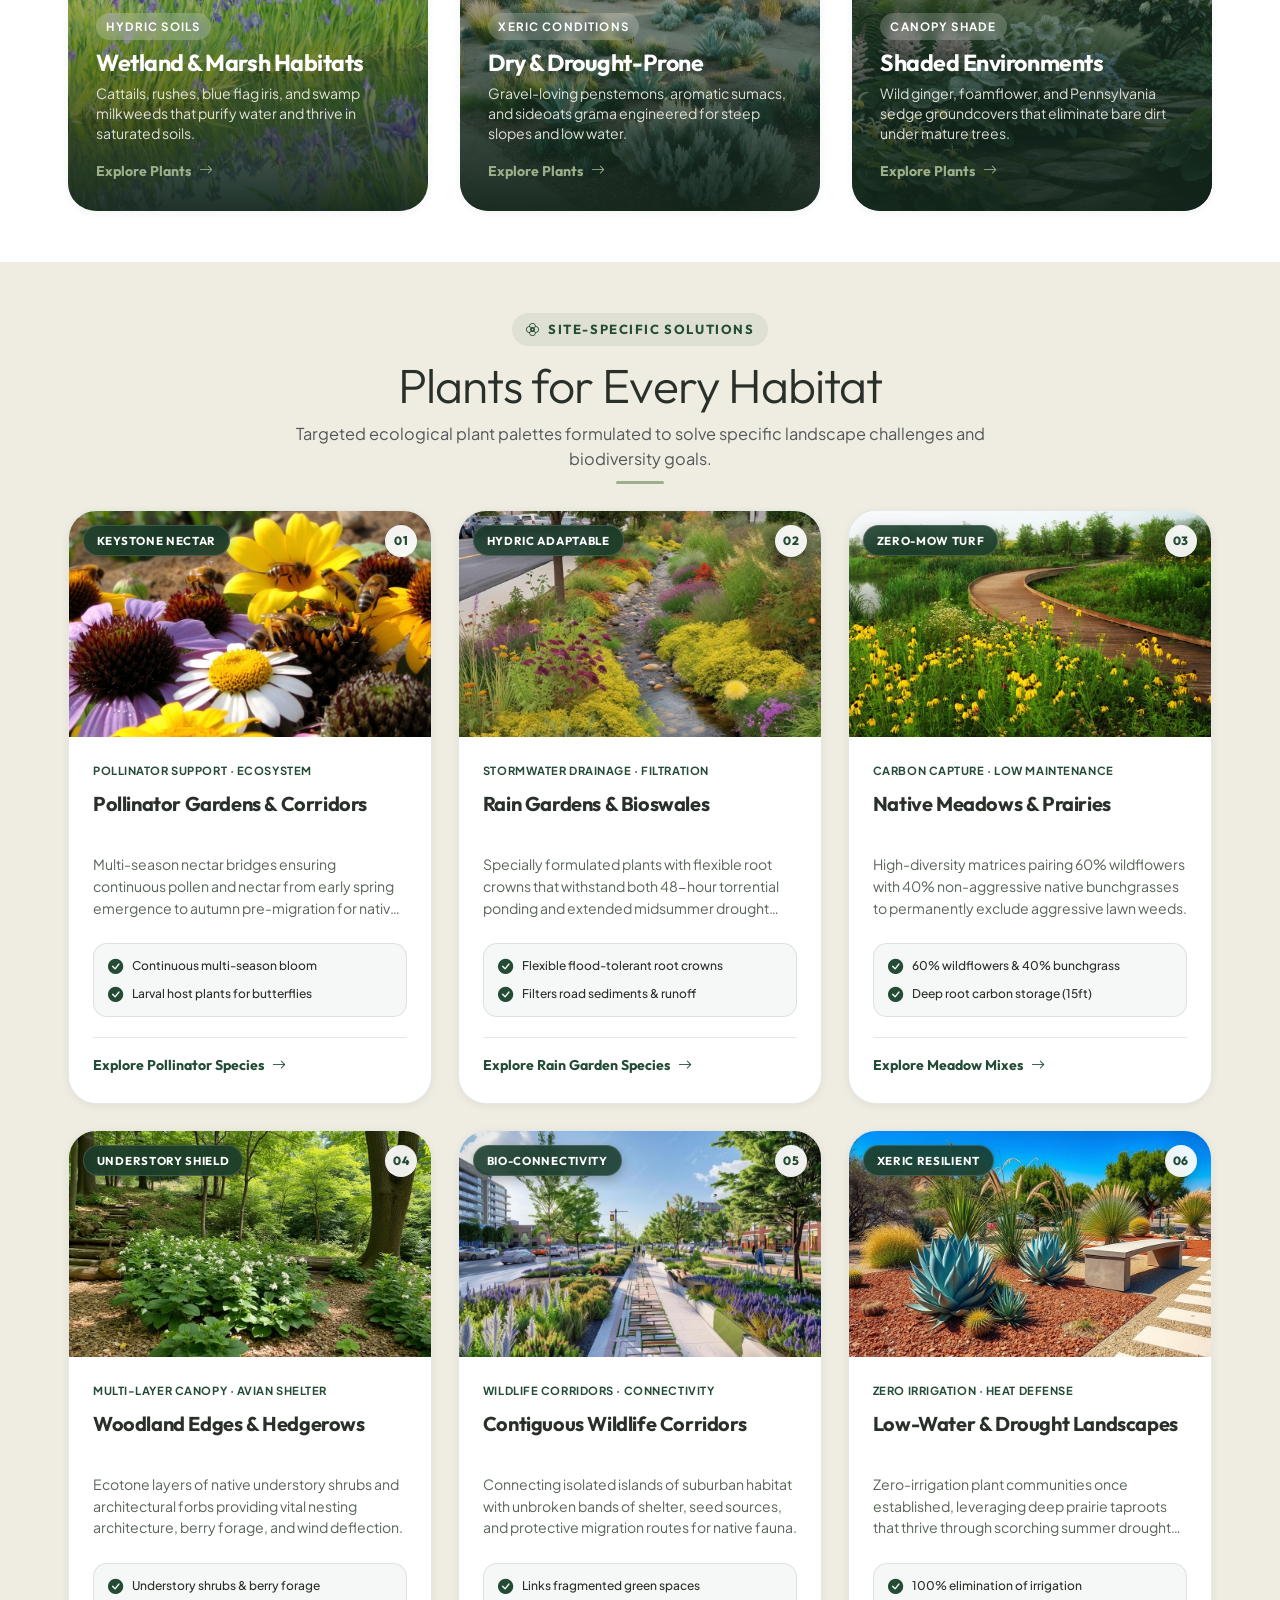
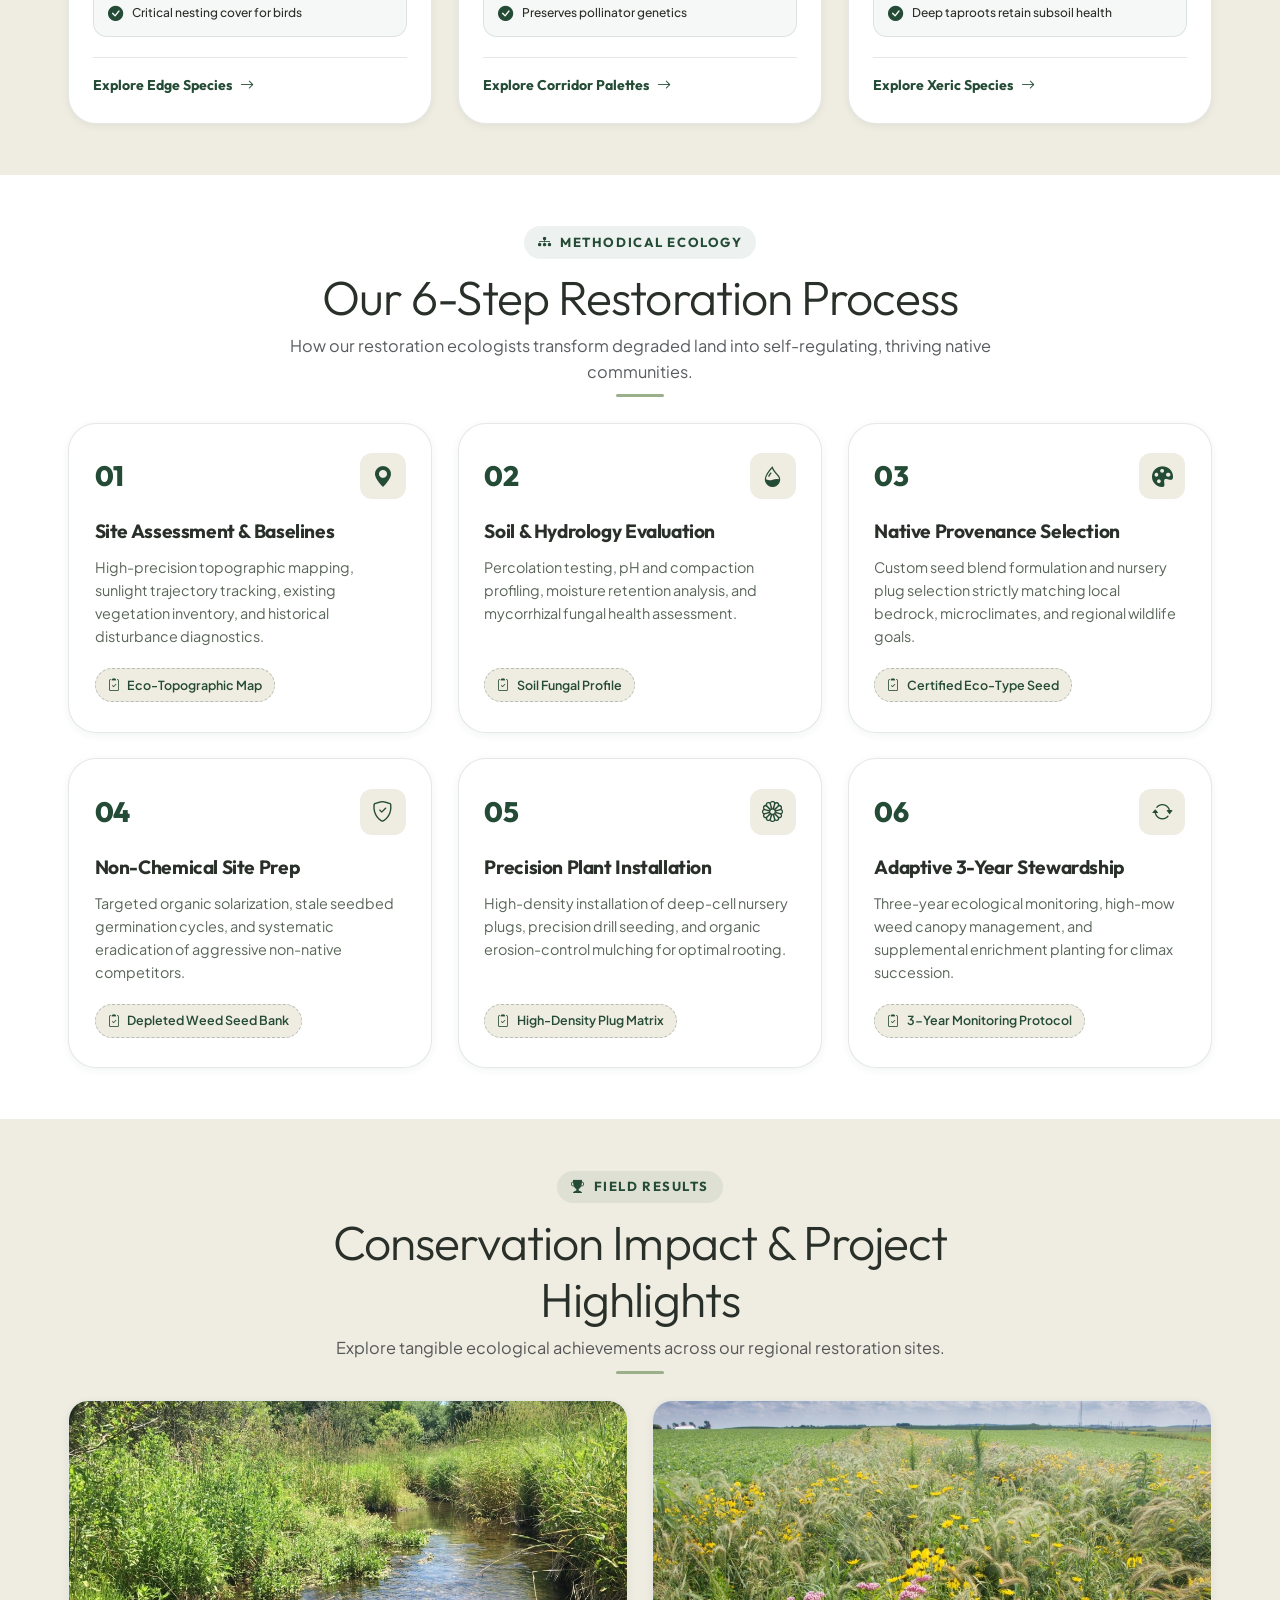
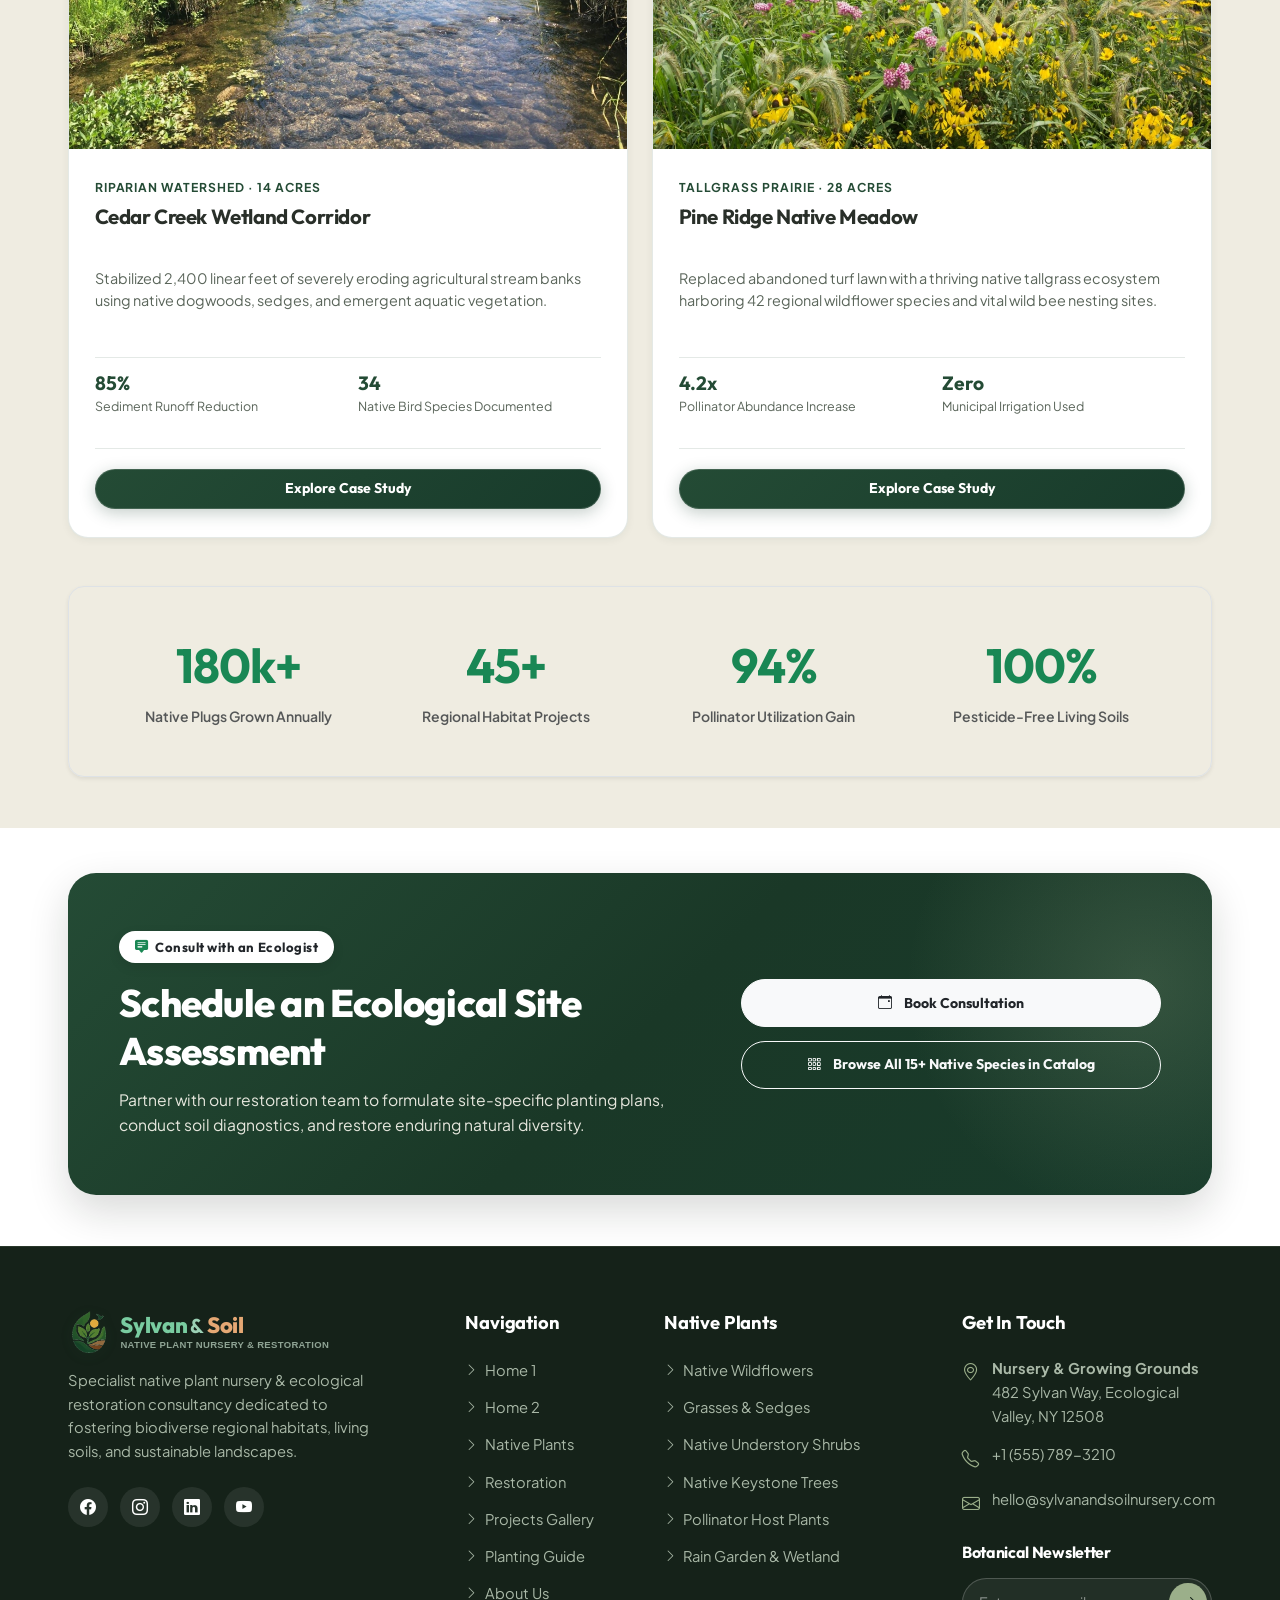
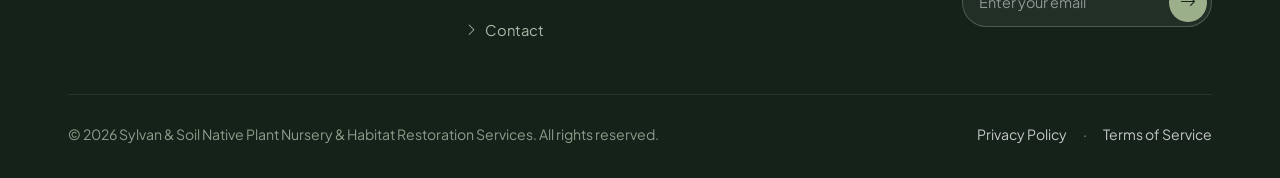
<file: home-2.html>
<!DOCTYPE html>
<html lang="en" data-bs-theme="light" dir="ltr">
<head>
  <meta charset="utf-8">
  <meta name="viewport" content="width=device-width, initial-scale=1">
  <title>Ecological Restoration &amp; Regional Native Flora — Sylvan &amp; Soil (Home 2)</title>
  <meta name="description" content="Ecological habitat restoration, regional native plant sourcing, watershed conservation, and biodiversity corridors. Explore plants by region and habitat.">
  
  <link rel="icon" type="image/png" href="assets/images/favicon.png">

  <!-- Bootstrap 5 CSS -->
  <link href="https://cdn.jsdelivr.net/npm/bootstrap@5.3.3/dist/css/bootstrap.min.css" rel="stylesheet" id="mainBootstrapCss">
  <!-- Bootstrap Icons -->
  <link href="https://cdn.jsdelivr.net/npm/bootstrap-icons@1.11.3/font/bootstrap-icons.min.css" rel="stylesheet">
  
  <!-- Custom Core & Responsive Styles -->
  <link href="assets/css/style.css" rel="stylesheet">
  <link href="assets/css/responsive.css" rel="stylesheet">
</head>
<body>

  <!-- ================= ATTRACTIVE BOTANICAL PAGE LOADER ================= -->
  <div id="pageLoader" class="page-loader" aria-hidden="true">
    <div class="loader-container">
      <div class="loader-emblem-halo">
        <div class="loader-orbit-ring"></div>
        <div class="loader-pulse-glow"></div>
        <img src="assets/images/logo-emblem.png" alt="Sylvan &amp; Soil Logo Emblem" class="loader-emblem-art">
      </div>
      <div class="loader-brand-title">
        <span class="brand-sylvan">Sylvan</span><span class="brand-amp">&amp;</span><span class="brand-soil">Soil</span>
      </div>
      <div class="loader-tagline">Native Plant Nursery &amp; Habitat Restoration</div>
      <div class="loader-progress-track">
        <div class="loader-progress-bar"></div>
      </div>
    </div>
  </div>

    <!-- ================= HEADER & NAVIGATION ================= -->
  <header class="site-header">
    <nav class="navbar navbar-expand-xl">
      <div class="site-container">
        
        <!-- Brand Logo -->
        <a class="brand-logo" href="index.html">
          <img src="assets/images/logo-emblem.png" alt="Sylvan &amp; Soil Botanical Emblem" class="brand-emblem-art">
          <span class="brand-text-col">
            <span class="brand-heading"><span class="brand-sylvan">Sylvan</span> <span class="brand-amp">&amp;</span> <span class="brand-soil">Soil</span></span>
            <span class="brand-caption">Native Plant Nursery &amp; Restoration</span>
          </span>
        </a>

        <!-- Desktop Navigation Links (>= 1200px) -->
        <div class="collapse navbar-collapse justify-content-center d-none d-xl-flex" id="desktopNav">
          <ul class="navbar-nav align-items-center">
            <li class="nav-item dropdown">
              <a class="nav-link dropdown-toggle active" href="#" role="button" data-bs-toggle="dropdown" aria-expanded="false">
                Home
              </a>
              <ul class="dropdown-menu">
                <li><a class="dropdown-item " href="index.html">Home 1 — Classic Nursery</a></li>
                <li><a class="dropdown-item active" href="home-2.html">Home 2 — Ecological Restoration</a></li>
              </ul>
            </li>
            <li class="nav-item">
              <a class="nav-link " href="about.html">About Us</a>
            </li>
            <li class="nav-item">
              <a class="nav-link " href="products.html">Native Plants</a>
            </li>
            <li class="nav-item">
              <a class="nav-link " href="habitat-restoration.html">Habitat Restoration</a>
            </li>
            <li class="nav-item">
              <a class="nav-link " href="projects.html">Projects</a>
            </li>
            <li class="nav-item">
              <a class="nav-link " href="planting-guide.html">Planting Guide</a>
            </li>
            <li class="nav-item">
              <a class="nav-link " href="contact.html">Contact</a>
            </li>
          </ul>
        </div>

        <!-- Header Actions: Theme, LTR/RTL, CTA, Mobile Trigger -->
        <div class="header-actions">
          <!-- LTR/RTL Toggle (Desktop Only) -->
          <button type="button" class="nav-dir-btn d-none d-xl-inline-flex" data-dir-switch aria-label="Toggle text direction (LTR / RTL)" title="Switch Layout Direction">
            <span class="dir-toggle-track">
              <span class="dir-toggle-opt dir-opt-ltr active">LTR</span>
              <span class="dir-toggle-opt dir-opt-rtl">RTL</span>
            </span>
          </button>

          <!-- Dark Mode Toggle (Desktop Only) -->
          <button type="button" class="nav-icon-btn d-none d-xl-inline-flex" data-theme-switch aria-label="Toggle light and dark mode" title="Toggle Theme">
            <i class="bi bi-moon-stars-fill"></i>
          </button>

          <!-- Desktop Consultation CTA (Desktop Only) -->
          <a class="btn-botanical btn-sm-botanical d-none d-xl-inline-flex" href="contact.html"><i class="bi bi-compass"></i> Consult</a>

          <!-- Mobile Menu Hamburger Trigger (Mobile & Tablet < 1200px Only) -->
          <button type="button" class="nav-icon-btn mobile-nav-trigger d-xl-none" data-bs-toggle="offcanvas" data-bs-target="#mobileMenu" aria-label="Open navigation menu">
            <i class="bi bi-list fs-4"></i>
          </button>
        </div>

      </div>
    </nav>
  </header>

      <!-- ================= MOBILE MENU OFFCANVAS ================= -->
  <div class="offcanvas offcanvas-end mobile-menu-offcanvas" tabindex="-1" id="mobileMenu" aria-labelledby="mobileMenuLabel">
    <div class="offcanvas-header border-bottom">
      <a class="brand-logo" href="index.html">
        <img src="assets/images/logo-emblem.png" alt="Sylvan &amp; Soil Botanical Emblem" class="brand-emblem-art">
        <span class="brand-text-col">
          <span class="brand-heading"><span class="brand-sylvan">Sylvan</span> <span class="brand-amp">&amp;</span> <span class="brand-soil">Soil</span></span>
          <span class="brand-caption">Native Plant Nursery &amp; Restoration</span>
        </span>
      </a>
      <button type="button" class="btn-close" data-bs-dismiss="offcanvas" aria-label="Close"></button>
    </div>
    <div class="offcanvas-body d-flex flex-column justify-content-between p-4">
      <div class="mobile-nav-wrapper">
        <ul class="navbar-nav gap-2">
          <li class="nav-item">
            <a class="mobile-nav-link d-flex align-items-center justify-content-between collapsed active" data-bs-toggle="collapse" href="#mobileHomeSub" role="button" aria-expanded="false">
              <span><i class="bi bi-house-door me-2 text-forest"></i> Home</span>
              <i class="bi bi-chevron-down small"></i>
            </a>
            <div class="collapse" id="mobileHomeSub">
              <div class="ps-3 pt-2 pb-1 d-flex flex-column gap-1 border-start ms-3 my-1">
                <a class="mobile-sublink " href="index.html"><i class="bi bi-flower2 me-2"></i> Home 1 — Classic Nursery</a>
                <a class="mobile-sublink active" href="home-2.html"><i class="bi bi-tree me-2"></i> Home 2 — Ecological Restoration</a>
              </div>
            </div>
          </li>
          <li class="nav-item">
            <a class="mobile-nav-link " href="about.html"><i class="bi bi-info-circle me-2 text-forest"></i> About Us</a>
          </li>
          <li class="nav-item">
            <a class="mobile-nav-link " href="products.html"><i class="bi bi-grid me-2 text-forest"></i> Native Plants</a>
          </li>
          <li class="nav-item">
            <a class="mobile-nav-link " href="habitat-restoration.html"><i class="bi bi-shield-check me-2 text-forest"></i> Habitat Restoration</a>
          </li>
          <li class="nav-item">
            <a class="mobile-nav-link " href="projects.html"><i class="bi bi-images me-2 text-forest"></i> Projects</a>
          </li>
          <li class="nav-item">
            <a class="mobile-nav-link " href="planting-guide.html"><i class="bi bi-journal-bookmark me-2 text-forest"></i> Planting Guide</a>
          </li>
          <li class="nav-item">
            <a class="mobile-nav-link " href="contact.html"><i class="bi bi-envelope me-2 text-forest"></i> Contact</a>
          </li>
        </ul>
      </div>

      <!-- Mobile Actions Panel (Buttons Only, Perfectly Centered) -->
      <div class="mobile-menu-footer pt-3 border-top mt-4">
        <div class="mobile-controls-panel mb-3 d-flex align-items-center justify-content-center gap-3 py-2">
          <!-- Theme Toggle Button -->
          <button type="button" class="nav-icon-btn" data-theme-switch aria-label="Toggle light and dark mode" title="Toggle Theme">
            <i class="bi bi-moon-stars-fill"></i>
          </button>

          <!-- LTR / RTL Direction Toggle Button -->
          <button type="button" class="nav-dir-btn" data-dir-switch aria-label="Toggle text direction (LTR / RTL)" title="Switch Layout Direction">
            <span class="dir-toggle-track">
              <span class="dir-toggle-opt dir-opt-ltr active">LTR</span>
              <span class="dir-toggle-opt dir-opt-rtl">RTL</span>
            </span>
          </button>
        </div>

        <a class="btn-botanical w-100 justify-content-center py-2" href="contact.html">
          <i class="bi bi-compass"></i> Schedule Consultation
        </a>
      </div>
    </div>
  </div>

  <main>
    <!-- ================= SECTION 1: ALTERNATIVE FULL-SCREEN HERO (SPLIT EDITORIAL) ================= -->
    <section class="hero-split-fullscreen" id="heroHome2">
      <div class="site-container">
        <div class="row align-items-center g-4 g-lg-5">
          
          <!-- Split Text Column -->
          <div class="col-lg-6 hero-split-content">
            <span class="site-eyebrow mb-3">
              <i class="bi bi-globe-americas"></i> Landscape Scale Restoration
            </span>
            <h1 class="display-4 fw-bold mb-3">
              Regenerating Native Ecosystems From Seed to Mature Canopy
            </h1>
            <p class="lead text-muted mb-4">
              We design, install, and steward resilient habitats using site-matched regional native ecotypes. From residential pollinator meadows to municipal stormwater wetlands, we build living ecology that endures.
            </p>
            <div class="d-flex flex-wrap gap-3 hero-btns">
              <a href="products.html" class="btn-botanical">
                <i class="bi bi-compass"></i> Explore Regional Plants
              </a>
              <a href="habitat-restoration.html" class="btn-outline-botanical">
                <i class="bi bi-shield-shaded"></i> Discover Restoration Services
              </a>
            </div>

            <!-- Mini stats row -->
            <div class="hero-split-stats">
              <div class="hero-stat-item">
                <strong class="font-display d-block fs-3" style="color:var(--color-forest);">250+</strong>
                <span class="small text-muted">Acres Restored</span>
              </div>
              <div class="hero-stat-item">
                <strong class="font-display d-block fs-3" style="color:var(--color-forest);">120+</strong>
                <span class="small text-muted">Native Ecotypes</span>
              </div>
              <div class="hero-stat-item">
                <strong class="font-display d-block fs-3" style="color:var(--color-forest);">98%</strong>
                <span class="small text-muted">Survival Rate</span>
              </div>
            </div>
          </div>

          <!-- Split Visual Column with Floating Badge -->
          <div class="col-lg-6 hero-split-image-col">
            <div class="hero-split-image-wrap">
              <img src="assets/images/hero/hero-home2.jpg" alt="Ecological landscape architecture project with native prairie grass and stone pathway" loading="eager">
              <div class="hero-floating-stat">
                <div class="d-flex align-items-center gap-3">
                  <div class="brand-mark" style="width:42px;height:42px;background:var(--color-sage);color:#121914;flex-shrink:0;">
                    <i class="bi bi-flower1 fs-5"></i>
                  </div>
                  <div>
                    <strong class="d-block font-display fs-5 text-white">Living Soil Architecture</strong>
                    <span class="small text-white text-opacity-90">Deep root mycorrhizal enhancement</span>
                  </div>
                </div>
              </div>
            </div>
          </div>

        </div>
      </div>
    </section>

    <!-- ================= SECTION 2: DISCOVER PLANTS BY REGION ================= -->
    <section class="site-section bg-surface" id="plantsByRegion">
      <div class="site-container">
        
        <div class="site-section-head text-center">
          <span class="site-eyebrow"><i class="bi bi-map-fill"></i> Geographic Provenance</span>
          <h2 class="display-5">Discover Plants by Region</h2>
          <p class="text-muted">Explore regional plant communities matched to local bedrock, precipitation patterns, and evolutionary history.</p>
          <div class="site-divider"></div>
        </div>

        <div class="region-grid">

          <!-- Region 1: Coastal Habitats -->
          <div class="category-card">
            <img src="assets/images/regions/coastal-habitat.jpg" alt="Coastal native dune and maritime grass ecosystem" loading="eager">
            <div class="category-overlay">
              <span class="category-badge">Salt Spray Tolerant</span>
              <h3 class="category-title">Coastal Habitats</h3>
              <p class="category-desc">Salt-tolerant beachgrasses, bayberry, and maritime perennials adapted to shifting sand and ocean winds.</p>
              <a href="products.html?region=coastal" class="category-cta">
                Explore Plants <i class="bi bi-arrow-right"></i>
              </a>
            </div>
          </div>

          <!-- Region 2: Woodland Ecosystems -->
          <div class="category-card">
            <img src="assets/images/regions/woodland-ecosystem.jpg" alt="Mature deciduous forest woodland floor" loading="eager">
            <div class="category-overlay">
              <span class="category-badge">Rich Humus Soils</span>
              <h3 class="category-title">Woodland Ecosystems</h3>
              <p class="category-desc">Understory ferns, spring ephemerals, and canopy hardwoods thriving under dappled light and leaf litter.</p>
              <a href="products.html?region=woodland" class="category-cta">
                Explore Plants <i class="bi bi-arrow-right"></i>
              </a>
            </div>
          </div>

          <!-- Region 3: Prairie & Meadow Habitats -->
          <div class="category-card">
            <img src="assets/images/regions/prairie-meadow.jpg" alt="Native tallgrass prairie landscape with wildflowers" loading="eager">
            <div class="category-overlay">
              <span class="category-badge">Full Sun Plains</span>
              <h3 class="category-title">Prairie &amp; Meadow Habitats</h3>
              <p class="category-desc">Deep-rooted big bluestem, coneflowers, and asters designed by nature for open sunshine and seasonal droughts.</p>
              <a href="products.html?region=prairie" class="category-cta">
                Explore Plants <i class="bi bi-arrow-right"></i>
              </a>
            </div>
          </div>

          <!-- Region 4: Wetlands & Marsh -->
          <div class="category-card">
            <img src="assets/images/regions/wetlands-marsh.jpg" alt="Native freshwater wetland marsh ecosystem" loading="eager">
            <div class="category-overlay">
              <span class="category-badge">Hydric Soils</span>
              <h3 class="category-title">Wetland &amp; Marsh Habitats</h3>
              <p class="category-desc">Cattails, rushes, blue flag iris, and swamp milkweeds that purify water and thrive in saturated soils.</p>
              <a href="products.html?region=wetland" class="category-cta">
                Explore Plants <i class="bi bi-arrow-right"></i>
              </a>
            </div>
          </div>

          <!-- Region 5: Dry & Drought-Prone -->
          <div class="category-card">
            <img src="assets/images/regions/drought-landscape.jpg" alt="Dry rocky slope with drought-tolerant native plants" loading="eager">
            <div class="category-overlay">
              <span class="category-badge">Xeric Conditions</span>
              <h3 class="category-title">Dry &amp; Drought-Prone</h3>
              <p class="category-desc">Gravel-loving penstemons, aromatic sumacs, and sideoats grama engineered for steep slopes and low water.</p>
              <a href="products.html?region=dry" class="category-cta">
                Explore Plants <i class="bi bi-arrow-right"></i>
              </a>
            </div>
          </div>

          <!-- Region 6: Shaded Garden Environments -->
          <div class="category-card">
            <img src="assets/images/regions/shaded-garden.jpg" alt="Dense green shaded forest garden" loading="eager">
            <div class="category-overlay">
              <span class="category-badge">Canopy Shade</span>
              <h3 class="category-title">Shaded Environments</h3>
              <p class="category-desc">Wild ginger, foamflower, and Pennsylvania sedge groundcovers that eliminate bare dirt under mature trees.</p>
              <a href="products.html?region=shade" class="category-cta">
                Explore Plants <i class="bi bi-arrow-right"></i>
              </a>
            </div>
          </div>

        </div>

      </div>
    </section>

    <!-- ================= SECTION 3: PLANTS FOR EVERY HABITAT ================= -->
    <section class="site-section bg-muted-soft" id="habitatSolutions">
      <div class="site-container">
        
        <div class="site-section-head text-center">
          <span class="site-eyebrow"><i class="bi bi-flower2"></i> Site-Specific Solutions</span>
          <h2 class="display-5">Plants for Every Habitat</h2>
          <p class="text-muted">Targeted ecological plant palettes formulated to solve specific landscape challenges and biodiversity goals.</p>
          <div class="site-divider"></div>
        </div>

        <div class="habitat-showcase-grid">

          <!-- Habitat 1: Pollinator Gardens -->
          <div class="habitat-showcase-card">
            <div class="habitat-showcase-media">
              <img src="assets/images/habitats/habitat-pollinator.jpg" alt="Vibrant pollinator garden with bees and butterflies" loading="eager">
              <span class="habitat-showcase-badge">Keystone Nectar</span>
              <span class="habitat-showcase-index">01</span>
            </div>
            <div class="habitat-showcase-body">
              <span class="habitat-showcase-tag">Pollinator Support · Ecosystem</span>
              <h3 class="habitat-showcase-title">Pollinator Gardens &amp; Corridors</h3>
              <p class="habitat-showcase-desc">Multi-season nectar bridges ensuring continuous pollen and nectar from early spring emergence to autumn pre-migration for native bees and butterflies.</p>
              <div class="habitat-perks-box">
                <div class="habitat-perk-item"><i class="bi bi-check-circle-fill"></i> <span>Continuous multi-season bloom</span></div>
                <div class="habitat-perk-item"><i class="bi bi-check-circle-fill"></i> <span>Larval host plants for butterflies</span></div>
              </div>
              <div class="habitat-showcase-footer">
                <a href="products.html?habitat=pollinator" class="habitat-showcase-link">Explore Pollinator Species <i class="bi bi-arrow-right"></i></a>
              </div>
            </div>
          </div>

          <!-- Habitat 2: Rain Gardens -->
          <div class="habitat-showcase-card">
            <div class="habitat-showcase-media">
              <img src="assets/images/habitats/habitat-rain-garden.jpg" alt="Engineered rain garden holding rainwater runoff" loading="eager">
              <span class="habitat-showcase-badge">Hydric Adaptable</span>
              <span class="habitat-showcase-index">02</span>
            </div>
            <div class="habitat-showcase-body">
              <span class="habitat-showcase-tag">Stormwater Drainage · Filtration</span>
              <h3 class="habitat-showcase-title">Rain Gardens &amp; Bioswales</h3>
              <p class="habitat-showcase-desc">Specially formulated plants with flexible root crowns that withstand both 48-hour torrential ponding and extended midsummer drought cycles.</p>
              <div class="habitat-perks-box">
                <div class="habitat-perk-item"><i class="bi bi-check-circle-fill"></i> <span>Flexible flood-tolerant root crowns</span></div>
                <div class="habitat-perk-item"><i class="bi bi-check-circle-fill"></i> <span>Filters road sediments &amp; runoff</span></div>
              </div>
              <div class="habitat-showcase-footer">
                <a href="products.html?habitat=rain-garden" class="habitat-showcase-link">Explore Rain Garden Species <i class="bi bi-arrow-right"></i></a>
              </div>
            </div>
          </div>

          <!-- Habitat 3: Native Meadows -->
          <div class="habitat-showcase-card">
            <div class="habitat-showcase-media">
              <img src="assets/images/habitats/habitat-meadow.jpg" alt="Expansive native meadow swaying in the wind" loading="eager">
              <span class="habitat-showcase-badge">Zero-Mow Turf</span>
              <span class="habitat-showcase-index">03</span>
            </div>
            <div class="habitat-showcase-body">
              <span class="habitat-showcase-tag">Carbon Capture · Low Maintenance</span>
              <h3 class="habitat-showcase-title">Native Meadows &amp; Prairies</h3>
              <p class="habitat-showcase-desc">High-diversity matrices pairing 60% wildflowers with 40% non-aggressive native bunchgrasses to permanently exclude aggressive lawn weeds.</p>
              <div class="habitat-perks-box">
                <div class="habitat-perk-item"><i class="bi bi-check-circle-fill"></i> <span>60% wildflowers &amp; 40% bunchgrass</span></div>
                <div class="habitat-perk-item"><i class="bi bi-check-circle-fill"></i> <span>Deep root carbon storage (15ft)</span></div>
              </div>
              <div class="habitat-showcase-footer">
                <a href="products.html?habitat=meadow" class="habitat-showcase-link">Explore Meadow Mixes <i class="bi bi-arrow-right"></i></a>
              </div>
            </div>
          </div>

          <!-- Habitat 4: Woodland Edges -->
          <div class="habitat-showcase-card">
            <div class="habitat-showcase-media">
              <img src="assets/images/habitats/habitat-woodland-edge.jpg" alt="Transition zone ecotone between forest and meadow" loading="eager">
              <span class="habitat-showcase-badge">Understory Shield</span>
              <span class="habitat-showcase-index">04</span>
            </div>
            <div class="habitat-showcase-body">
              <span class="habitat-showcase-tag">Multi-Layer Canopy · Avian Shelter</span>
              <h3 class="habitat-showcase-title">Woodland Edges &amp; Hedgerows</h3>
              <p class="habitat-showcase-desc">Ecotone layers of native understory shrubs and architectural forbs providing vital nesting architecture, berry forage, and wind deflection.</p>
              <div class="habitat-perks-box">
                <div class="habitat-perk-item"><i class="bi bi-check-circle-fill"></i> <span>Understory shrubs &amp; berry forage</span></div>
                <div class="habitat-perk-item"><i class="bi bi-check-circle-fill"></i> <span>Critical nesting cover for birds</span></div>
              </div>
              <div class="habitat-showcase-footer">
                <a href="products.html?habitat=woodland" class="habitat-showcase-link">Explore Edge Species <i class="bi bi-arrow-right"></i></a>
              </div>
            </div>
          </div>

          <!-- Habitat 5: Wildlife Corridors -->
          <div class="habitat-showcase-card">
            <div class="habitat-showcase-media">
              <img src="assets/images/habitats/habitat-wildlife-corridor.jpg" alt="Continuous green wildlife corridor connecting habitats" loading="eager">
              <span class="habitat-showcase-badge">Bio-Connectivity</span>
              <span class="habitat-showcase-index">05</span>
            </div>
            <div class="habitat-showcase-body">
              <span class="habitat-showcase-tag">Wildlife Corridors · Connectivity</span>
              <h3 class="habitat-showcase-title">Contiguous Wildlife Corridors</h3>
              <p class="habitat-showcase-desc">Connecting isolated islands of suburban habitat with unbroken bands of shelter, seed sources, and protective migration routes for native fauna.</p>
              <div class="habitat-perks-box">
                <div class="habitat-perk-item"><i class="bi bi-check-circle-fill"></i> <span>Links fragmented green spaces</span></div>
                <div class="habitat-perk-item"><i class="bi bi-check-circle-fill"></i> <span>Preserves pollinator genetics</span></div>
              </div>
              <div class="habitat-showcase-footer">
                <a href="products.html?habitat=corridor" class="habitat-showcase-link">Explore Corridor Palettes <i class="bi bi-arrow-right"></i></a>
              </div>
            </div>
          </div>

          <!-- Habitat 6: Low-Water Landscapes -->
          <div class="habitat-showcase-card">
            <div class="habitat-showcase-media">
              <img src="assets/images/habitats/habitat-low-water.jpg" alt="Drought-tolerant native plant landscape" loading="eager">
              <span class="habitat-showcase-badge">Xeric Resilient</span>
              <span class="habitat-showcase-index">06</span>
            </div>
            <div class="habitat-showcase-body">
              <span class="habitat-showcase-tag">Zero Irrigation · Heat Defense</span>
              <h3 class="habitat-showcase-title">Low-Water &amp; Drought Landscapes</h3>
              <p class="habitat-showcase-desc">Zero-irrigation plant communities once established, leveraging deep prairie taproots that thrive through scorching summer droughts without tap water.</p>
              <div class="habitat-perks-box">
                <div class="habitat-perk-item"><i class="bi bi-check-circle-fill"></i> <span>100% elimination of irrigation</span></div>
                <div class="habitat-perk-item"><i class="bi bi-check-circle-fill"></i> <span>Deep taproots retain subsoil health</span></div>
              </div>
              <div class="habitat-showcase-footer">
                <a href="products.html?habitat=low-water" class="habitat-showcase-link">Explore Xeric Species <i class="bi bi-arrow-right"></i></a>
              </div>
            </div>
          </div>

        </div>

      </div>
    </section>

    <!-- ================= SECTION 4: RESTORATION PROCESS ================= -->
    <section class="site-section bg-surface" id="restorationProcess">
      <div class="site-container">
        
        <div class="site-section-head text-center">
          <span class="site-eyebrow"><i class="bi bi-diagram-3-fill"></i> Methodical Ecology</span>
          <h2 class="display-5">Our 6-Step Restoration Process</h2>
          <p class="text-muted">How our restoration ecologists transform degraded land into self-regulating, thriving native communities.</p>
          <div class="site-divider"></div>
        </div>

        <div class="process-grid-modern">

          <!-- Step 1 -->
          <div class="process-step-card">
            <div class="process-step-top">
              <span class="process-step-num">01</span>
              <div class="process-step-icon"><i class="bi bi-geo-alt-fill"></i></div>
            </div>
            <h3 class="process-step-title">Site Assessment &amp; Baselines</h3>
            <p class="process-step-desc">High-precision topographic mapping, sunlight trajectory tracking, existing vegetation inventory, and historical disturbance diagnostics.</p>
            <span class="process-deliverable-badge"><i class="bi bi-clipboard2-check"></i> Eco-Topographic Map</span>
          </div>

          <!-- Step 2 -->
          <div class="process-step-card">
            <div class="process-step-top">
              <span class="process-step-num">02</span>
              <div class="process-step-icon"><i class="bi bi-droplet-half"></i></div>
            </div>
            <h3 class="process-step-title">Soil &amp; Hydrology Evaluation</h3>
            <p class="process-step-desc">Percolation testing, pH and compaction profiling, moisture retention analysis, and mycorrhizal fungal health assessment.</p>
            <span class="process-deliverable-badge"><i class="bi bi-clipboard2-check"></i> Soil Fungal Profile</span>
          </div>

          <!-- Step 3 -->
          <div class="process-step-card">
            <div class="process-step-top">
              <span class="process-step-num">03</span>
              <div class="process-step-icon"><i class="bi bi-palette-fill"></i></div>
            </div>
            <h3 class="process-step-title">Native Provenance Selection</h3>
            <p class="process-step-desc">Custom seed blend formulation and nursery plug selection strictly matching local bedrock, microclimates, and regional wildlife goals.</p>
            <span class="process-deliverable-badge"><i class="bi bi-clipboard2-check"></i> Certified Eco-Type Seed</span>
          </div>

          <!-- Step 4 -->
          <div class="process-step-card">
            <div class="process-step-top">
              <span class="process-step-num">04</span>
              <div class="process-step-icon"><i class="bi bi-shield-check"></i></div>
            </div>
            <h3 class="process-step-title">Non-Chemical Site Prep</h3>
            <p class="process-step-desc">Targeted organic solarization, stale seedbed germination cycles, and systematic eradication of aggressive non-native competitors.</p>
            <span class="process-deliverable-badge"><i class="bi bi-clipboard2-check"></i> Depleted Weed Seed Bank</span>
          </div>

          <!-- Step 5 -->
          <div class="process-step-card">
            <div class="process-step-top">
              <span class="process-step-num">05</span>
              <div class="process-step-icon"><i class="bi bi-flower1"></i></div>
            </div>
            <h3 class="process-step-title">Precision Plant Installation</h3>
            <p class="process-step-desc">High-density installation of deep-cell nursery plugs, precision drill seeding, and organic erosion-control mulching for optimal rooting.</p>
            <span class="process-deliverable-badge"><i class="bi bi-clipboard2-check"></i> High-Density Plug Matrix</span>
          </div>

          <!-- Step 6 -->
          <div class="process-step-card">
            <div class="process-step-top">
              <span class="process-step-num">06</span>
              <div class="process-step-icon"><i class="bi bi-arrow-repeat"></i></div>
            </div>
            <h3 class="process-step-title">Adaptive 3-Year Stewardship</h3>
            <p class="process-step-desc">Three-year ecological monitoring, high-mow weed canopy management, and supplemental enrichment planting for climax succession.</p>
            <span class="process-deliverable-badge"><i class="bi bi-clipboard2-check"></i> 3-Year Monitoring Protocol</span>
          </div>

        </div>

      </div>
    </section>

    <!-- ================= SECTION 5: CONSERVATION IMPACT & PROJECT HIGHLIGHTS ================= -->
    <section class="site-section bg-muted-soft" id="conservationImpact">
      <div class="site-container">
        
        <div class="site-section-head text-center">
          <span class="site-eyebrow"><i class="bi bi-trophy-fill"></i> Field Results</span>
          <h2 class="display-5">Conservation Impact &amp; Project Highlights</h2>
          <p class="text-muted">Explore tangible ecological achievements across our regional restoration sites.</p>
          <div class="site-divider"></div>
        </div>

        <div class="row g-4 align-items-stretch mb-5">
          <div class="col-lg-6 d-flex">
            <div class="project-card">
              <div class="project-media">
                <img src="assets/images/projects/project-cedar-creek.jpg" alt="Cedar Creek Riparian Corridor restoration" loading="eager">
              </div>
              <div class="project-body">
                <span class="project-habitat-tag">Riparian Watershed &middot; 14 Acres</span>
                <h3 class="project-title">Cedar Creek Wetland Corridor</h3>
                <p class="project-desc">Stabilized 2,400 linear feet of severely eroding agricultural stream banks using native dogwoods, sedges, and emergent aquatic vegetation.</p>
                <div class="project-metrics">
                  <div class="project-metric-item">
                    <strong>85%</strong>
                    <span>Sediment Runoff Reduction</span>
                  </div>
                  <div class="project-metric-item">
                    <strong>34</strong>
                    <span>Native Bird Species Documented</span>
                  </div>
                </div>
                <a href="projects.html" class="btn-botanical btn-sm-botanical">Explore Case Study</a>
              </div>
            </div>
          </div>

          <div class="col-lg-6 d-flex">
            <div class="project-card">
              <div class="project-media">
                <img src="assets/images/projects/project-pine-ridge.jpg" alt="Pine Ridge Tallgrass Prairie Meadow restoration" loading="eager">
              </div>
              <div class="project-body">
                <span class="project-habitat-tag">Tallgrass Prairie &middot; 28 Acres</span>
                <h3 class="project-title">Pine Ridge Native Meadow</h3>
                <p class="project-desc">Replaced abandoned turf lawn with a thriving native tallgrass ecosystem harboring 42 regional wildflower species and vital wild bee nesting sites.</p>
                <div class="project-metrics">
                  <div class="project-metric-item">
                    <strong>4.2x</strong>
                    <span>Pollinator Abundance Increase</span>
                  </div>
                  <div class="project-metric-item">
                    <strong>Zero</strong>
                    <span>Municipal Irrigation Used</span>
                  </div>
                </div>
                <a href="projects.html" class="btn-botanical btn-sm-botanical">Explore Case Study</a>
              </div>
            </div>
          </div>
        </div>

        <!-- Metric Counters Row -->
        <div class="p-4 p-md-5 rounded-4 bg-surface border border-subtle shadow-sm text-center">
          <div class="row g-4">
            <div class="col-6 col-md-3">
              <div class="display-5 fw-bold text-success font-display">180k+</div>
              <div class="text-muted small fw-semibold">Native Plugs Grown Annually</div>
            </div>
            <div class="col-6 col-md-3">
              <div class="display-5 fw-bold text-success font-display">45+</div>
              <div class="text-muted small fw-semibold">Regional Habitat Projects</div>
            </div>
            <div class="col-6 col-md-3">
              <div class="display-5 fw-bold text-success font-display">94%</div>
              <div class="text-muted small fw-semibold">Pollinator Utilization Gain</div>
            </div>
            <div class="col-6 col-md-3">
              <div class="display-5 fw-bold text-success font-display">100%</div>
              <div class="text-muted small fw-semibold">Pesticide-Free Living Soils</div>
            </div>
          </div>
        </div>

      </div>
    </section>

    <!-- ================= SECTION 6: FINAL CTA & COMPREHENSIVE FOOTER ================= -->
    <section class="site-section section-cta bg-surface" id="finalCtaFooter2">
      <div class="site-container">
        
        <!-- CTA Banner -->
        <div class="cta-banner">
          <div class="row align-items-center justify-content-between g-4 position-relative" style="z-index: 2;">
            <div class="col-lg-7">
              <span class="badge bg-white text-dark font-display px-3 py-2 rounded-pill mb-2">
                <i class="bi bi-chat-square-text-fill text-success"></i> Consult with an Ecologist
              </span>
              <h2>Schedule an Ecological Site Assessment</h2>
              <p>
                Partner with our restoration team to formulate site-specific planting plans, conduct soil diagnostics, and restore enduring natural diversity.
              </p>
            </div>
            <div class="col-lg-5 text-lg-end">
              <div class="cta-banner-btns">
                <a href="contact.html" class="btn btn-light text-dark fw-bold rounded-pill">
                  <i class="bi bi-calendar-event me-1"></i> Book Consultation
                </a>
                <a href="products.html" class="btn btn-outline-light fw-bold rounded-pill">
                  <i class="bi bi-grid-3x3-gap me-1"></i> Browse All 15+ Native Species in Catalog
                </a>
              </div>
            </div>
          </div>
        </div>

      </div>
    </section>
  </main>

  <!-- ================= COMPREHENSIVE FOOTER ================= -->
  <footer class="site-footer">
    <div class="site-container">
      <div class="row g-4 g-lg-5">
        
        <!-- Col 1: Brand Info -->
        <div class="col-lg-4">
          <a class="brand-logo text-white mb-3 d-inline-flex" href="index.html">
            <img src="assets/images/logo-emblem.png" alt="Sylvan &amp; Soil Botanical Emblem" class="brand-emblem-art">
            <span class="brand-text-col">
              <span class="brand-heading"><span class="brand-sylvan">Sylvan</span> <span class="brand-amp">&amp;</span> <span class="brand-soil">Soil</span></span>
              <span class="brand-caption">Native Plant Nursery &amp; Restoration</span>
            </span>
          </a>
          <p class="footer-brand-desc">
            Specialist native plant nursery &amp; ecological restoration consultancy dedicated to fostering biodiverse regional habitats, living soils, and sustainable landscapes.
          </p>
          <div class="footer-social-wrap" aria-label="Social connections">
            <a href="https://facebook.com" class="social-circle" aria-label="Facebook" target="_blank" rel="noopener"><i class="bi bi-facebook"></i></a>
            <a href="https://instagram.com" class="social-circle" aria-label="Instagram" target="_blank" rel="noopener"><i class="bi bi-instagram"></i></a>
            <a href="https://linkedin.com" class="social-circle" aria-label="LinkedIn" target="_blank" rel="noopener"><i class="bi bi-linkedin"></i></a>
            <a href="https://youtube.com" class="social-circle" aria-label="YouTube" target="_blank" rel="noopener"><i class="bi bi-youtube"></i></a>
          </div>
        </div>

        <!-- Col 2: Navigation -->
        <div class="col-sm-6 col-lg-2">
          <h5>Navigation</h5>
          <ul class="footer-links">
            <li><a href="index.html" class="footer-link"><i class="bi bi-chevron-right small"></i> Home 1</a></li>
            <li><a href="home-2.html" class="footer-link"><i class="bi bi-chevron-right small"></i> Home 2</a></li>
            <li><a href="products.html" class="footer-link"><i class="bi bi-chevron-right small"></i> Native Plants</a></li>
            <li><a href="habitat-restoration.html" class="footer-link"><i class="bi bi-chevron-right small"></i> Restoration</a></li>
            <li><a href="projects.html" class="footer-link"><i class="bi bi-chevron-right small"></i> Projects Gallery</a></li>
            <li><a href="planting-guide.html" class="footer-link"><i class="bi bi-chevron-right small"></i> Planting Guide</a></li>
            <li><a href="about.html" class="footer-link"><i class="bi bi-chevron-right small"></i> About Us</a></li>
            <li><a href="contact.html" class="footer-link"><i class="bi bi-chevron-right small"></i> Contact</a></li>
          </ul>
        </div>

        <!-- Col 3: Categories -->
        <div class="col-sm-6 col-lg-3">
          <h5>Native Plants</h5>
          <ul class="footer-links">
            <li><a href="products.html?type=wildflower" class="footer-link"><i class="bi bi-chevron-right small"></i> Native Wildflowers</a></li>
            <li><a href="products.html?type=grass" class="footer-link"><i class="bi bi-chevron-right small"></i> Grasses &amp; Sedges</a></li>
            <li><a href="products.html?type=shrub" class="footer-link"><i class="bi bi-chevron-right small"></i> Native Understory Shrubs</a></li>
            <li><a href="products.html?type=tree" class="footer-link"><i class="bi bi-chevron-right small"></i> Native Keystone Trees</a></li>
            <li><a href="products.html?type=pollinator" class="footer-link"><i class="bi bi-chevron-right small"></i> Pollinator Host Plants</a></li>
            <li><a href="products.html?type=wetland" class="footer-link"><i class="bi bi-chevron-right small"></i> Rain Garden &amp; Wetland</a></li>
          </ul>
        </div>

        <!-- Col 4: Contact & Newsletter -->
        <div class="col-lg-3">
          <h5>Get In Touch</h5>
          <div class="footer-contact-item">
            <i class="bi bi-geo-alt"></i>
            <div>
              <strong>Nursery &amp; Growing Grounds</strong><br>
              482 Sylvan Way, Ecological Valley, NY 12508
            </div>
          </div>
          <div class="footer-contact-item">
            <i class="bi bi-telephone"></i>
            <div>+1 (555) 789-3210</div>
          </div>
          <div class="footer-contact-item">
            <i class="bi bi-envelope"></i>
            <div>hello@sylvanandsoilnursery.com</div>
          </div>

          <h6 class="text-white mt-4 mb-2 font-display">Botanical Newsletter</h6>
          <form class="footer-newsletter-wrap" data-validate>
            <input type="email" class="footer-newsletter-input" placeholder="Enter your email" required aria-label="Email for botanical newsletter">
            <button type="submit" class="footer-newsletter-btn" aria-label="Subscribe to newsletter">
              <i class="bi bi-arrow-right"></i>
            </button>
          </form>
          <div class="form-feedback-alert d-none mt-2 small"></div>
        </div>

      </div>

      <!-- Footer Bottom -->
      <div class="footer-bottom">
        <div>
          &copy; 2026 Sylvan &amp; Soil Native Plant Nursery &amp; Habitat Restoration Services. All rights reserved.
        </div>
        <div class="d-flex align-items-center gap-3">
          <a href="#" data-bs-toggle="modal" data-bs-target="#privacyModal" class="text-white text-opacity-75">Privacy Policy</a>
          <span>·</span>
          <a href="#" data-bs-toggle="modal" data-bs-target="#termsModal" class="text-white text-opacity-75">Terms of Service</a>
        </div>
      </div>
    </div>
  </footer>

  <!-- ================= BACK TO TOP BUTTON ================= -->
  <button type="button" class="back-to-top-btn" id="backToTop" aria-label="Back to top of page" title="Back to Top">
    <i class="bi bi-arrow-up"></i>
  </button>

  <!-- ================= PRIVACY POLICY MODAL ================= -->
  <div class="modal fade" id="privacyModal" tabindex="-1" aria-labelledby="privacyModalLabel" aria-hidden="true">
    <div class="modal-dialog modal-dialog-centered modal-dialog-scrollable">
      <div class="modal-content">
        <div class="modal-header">
          <h5 class="modal-title font-display" id="privacyModalLabel">Privacy Policy</h5>
          <button type="button" class="btn-close" data-bs-dismiss="modal" aria-label="Close"></button>
        </div>
        <div class="modal-body">
          <p class="small text-muted">Effective Date: January 1, 2026</p>
          <p>At Sylvan &amp; Soil Native Plant Nursery, we respect your privacy and are committed to protecting any personal information you provide when requesting consultations, plant availability lists, or newsletter subscriptions.</p>
          <h6 class="font-display mt-3">Information We Collect</h6>
          <p class="small text-muted">We collect your contact details (name, email, phone) and project site specifications solely to deliver plant selections and restoration proposals. We never sell or distribute your data to third parties.</p>
        </div>
        <div class="modal-footer">
          <button type="button" class="btn-botanical btn-sm-botanical" data-bs-dismiss="modal">Close</button>
        </div>
      </div>
    </div>
  </div>

  <!-- ================= TERMS MODAL ================= -->
  <div class="modal fade" id="termsModal" tabindex="-1" aria-labelledby="termsModalLabel" aria-hidden="true">
    <div class="modal-dialog modal-dialog-centered modal-dialog-scrollable">
      <div class="modal-content">
        <div class="modal-header">
          <h5 class="modal-title font-display" id="termsModalLabel">Terms &amp; Conditions</h5>
          <button type="button" class="btn-close" data-bs-dismiss="modal" aria-label="Close"></button>
        </div>
        <div class="modal-body">
          <p class="small text-muted">Effective Date: January 1, 2026</p>
          <h6 class="font-display mt-3">Plant Stock &amp; Regional Provenance</h6>
          <p class="small text-muted">All nursery stock is propagated from verified non-invasive regional ecotypes. Plant availability is subject to seasonal dormancy cycles.</p>
        </div>
        <div class="modal-footer">
          <button type="button" class="btn-botanical btn-sm-botanical" data-bs-dismiss="modal">Close</button>
        </div>
      </div>
    </div>
  </div>

  <!-- Bootstrap 5 Bundle JS -->
  <script src="https://cdn.jsdelivr.net/npm/bootstrap@5.3.3/dist/js/bootstrap.bundle.min.js"></script>
  <!-- Application JS -->
  <script src="assets/js/main.js"></script>
</body>
</html>
</file>
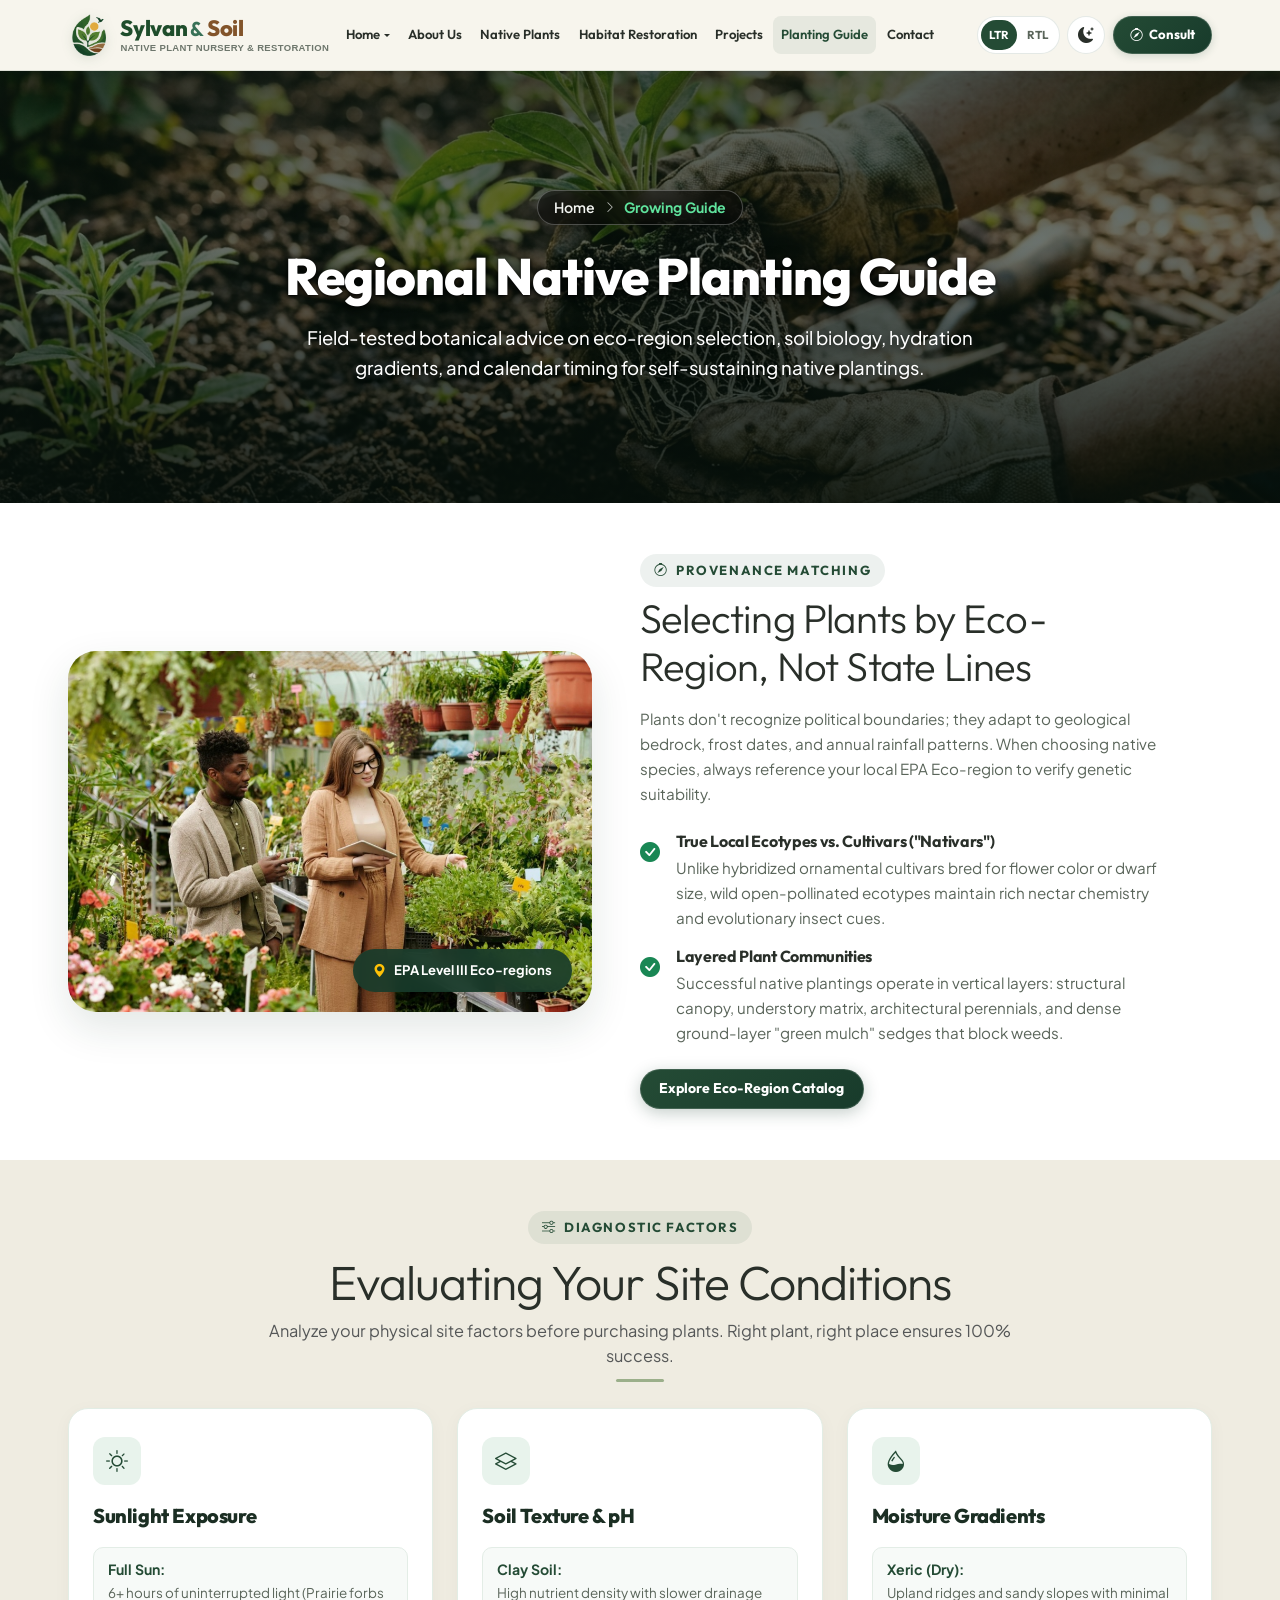
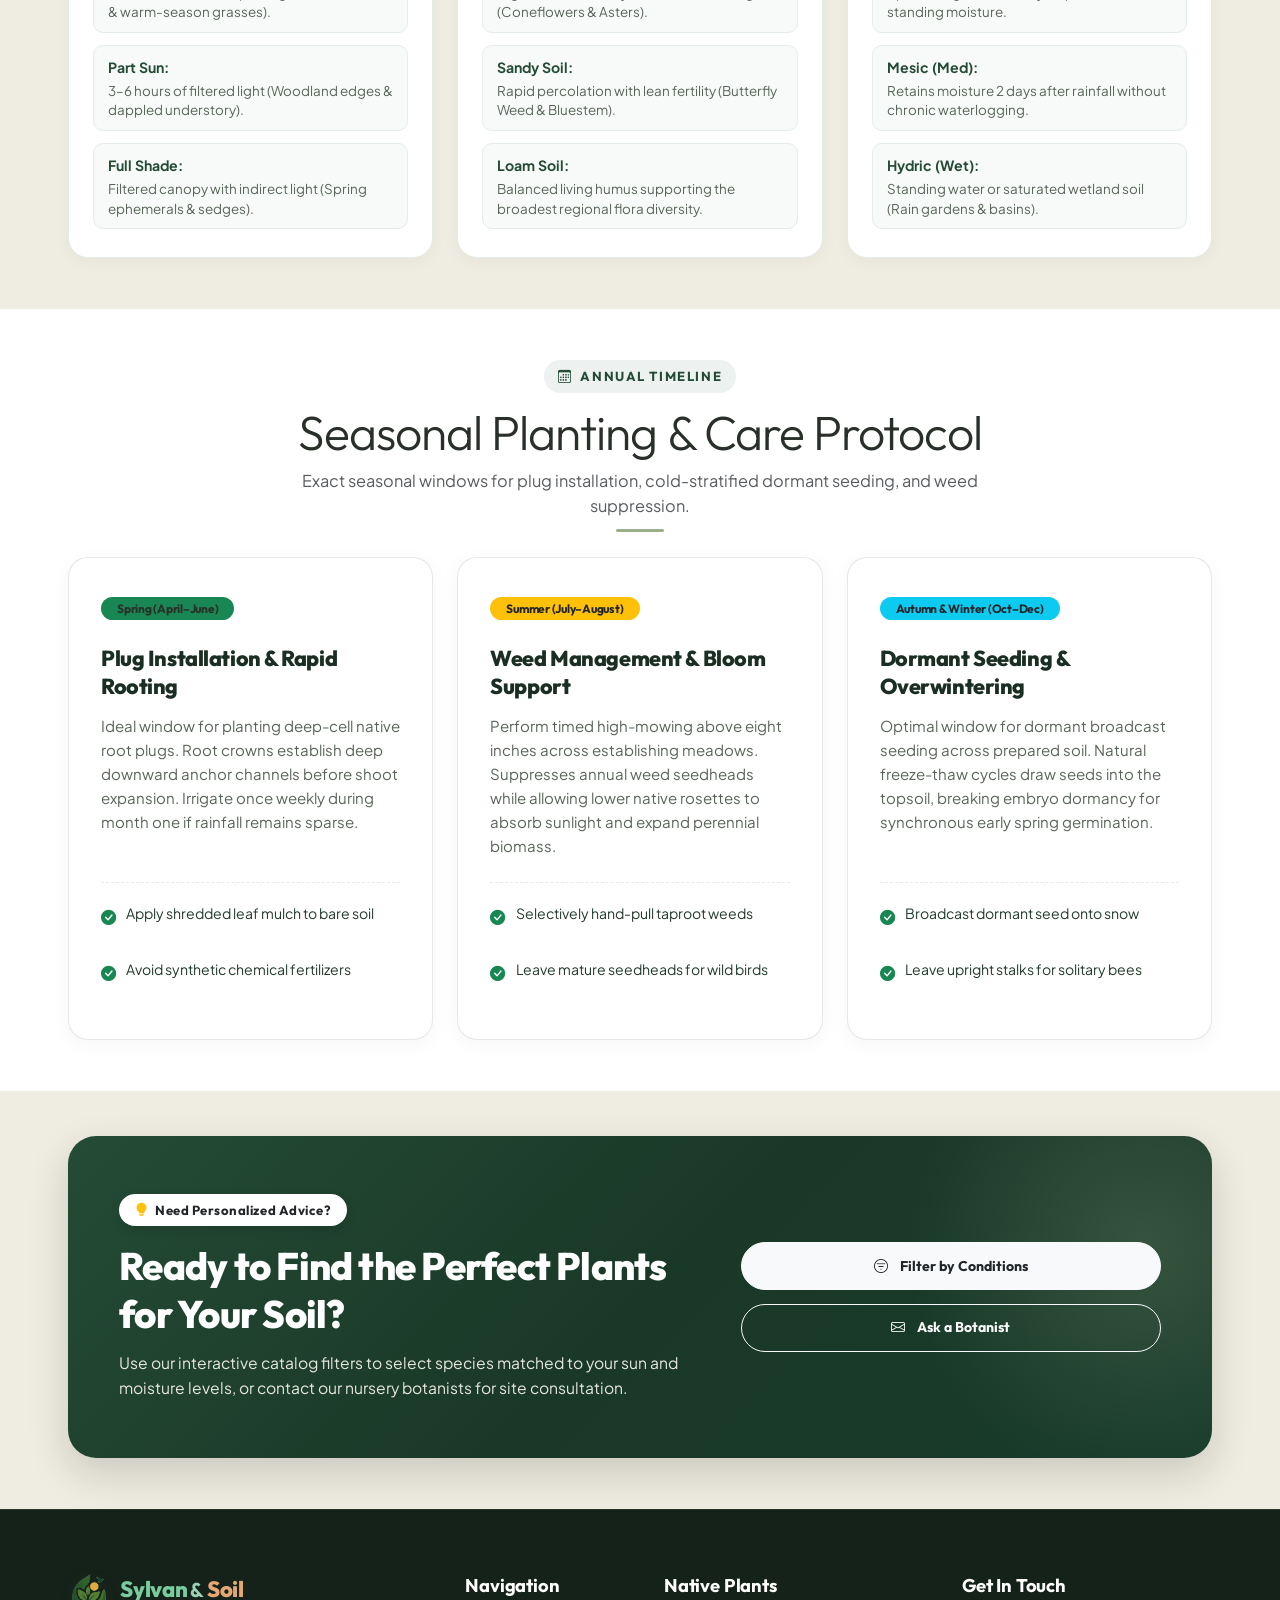
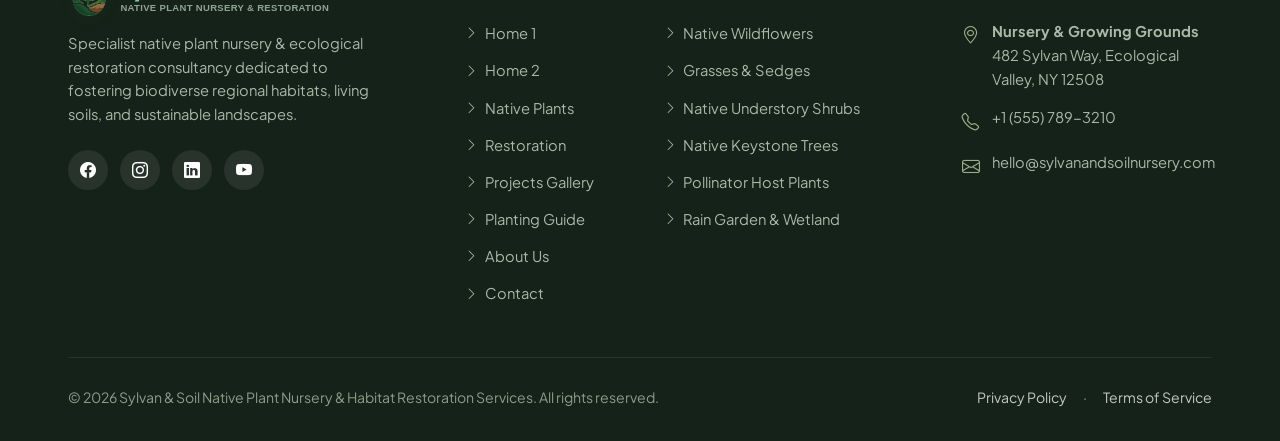
<file: planting-guide.html>
<!DOCTYPE html>
<html lang="en" data-bs-theme="light" dir="ltr">
<head>
  <meta charset="utf-8">
  <meta name="viewport" content="width=device-width, initial-scale=1">
  <title>Regional Planting Guide &amp; Growing Guidelines — Sylvan &amp; Soil</title>
  <meta name="description" content="Comprehensive regional planting guide for native flora: matching eco-regions, soil diagnostics, moisture gradients, seasonal planting calendars, and weed-free establishment.">
  
  <link rel="icon" type="image/png" href="assets/images/favicon.png">

  <!-- Bootstrap 5 CSS -->
  <link href="https://cdn.jsdelivr.net/npm/bootstrap@5.3.3/dist/css/bootstrap.min.css" rel="stylesheet" id="mainBootstrapCss">
  <!-- Bootstrap Icons -->
  <link href="https://cdn.jsdelivr.net/npm/bootstrap-icons@1.11.3/font/bootstrap-icons.min.css" rel="stylesheet">
  
  <!-- Custom Core & Responsive Styles -->
  <link href="assets/css/style.css" rel="stylesheet">
  <link href="assets/css/responsive.css" rel="stylesheet">
</head>
<body>

  <!-- ================= ATTRACTIVE BOTANICAL PAGE LOADER ================= -->
  <div id="pageLoader" class="page-loader" aria-hidden="true">
    <div class="loader-container">
      <div class="loader-emblem-halo">
        <div class="loader-orbit-ring"></div>
        <div class="loader-pulse-glow"></div>
        <img src="assets/images/logo-emblem.png" alt="Sylvan &amp; Soil Logo Emblem" class="loader-emblem-art">
      </div>
      <div class="loader-brand-title">
        <span class="brand-sylvan">Sylvan</span><span class="brand-amp">&amp;</span><span class="brand-soil">Soil</span>
      </div>
      <div class="loader-tagline">Native Plant Nursery &amp; Habitat Restoration</div>
      <div class="loader-progress-track">
        <div class="loader-progress-bar"></div>
      </div>
    </div>
  </div>

    <!-- ================= HEADER & NAVIGATION ================= -->
  <header class="site-header">
    <nav class="navbar navbar-expand-xl">
      <div class="site-container">
        
        <!-- Brand Logo -->
        <a class="brand-logo" href="index.html">
          <img src="assets/images/logo-emblem.png" alt="Sylvan &amp; Soil Botanical Emblem" class="brand-emblem-art">
          <span class="brand-text-col">
            <span class="brand-heading"><span class="brand-sylvan">Sylvan</span> <span class="brand-amp">&amp;</span> <span class="brand-soil">Soil</span></span>
            <span class="brand-caption">Native Plant Nursery &amp; Restoration</span>
          </span>
        </a>

        <!-- Desktop Navigation Links (>= 1200px) -->
        <div class="collapse navbar-collapse justify-content-center d-none d-xl-flex" id="desktopNav">
          <ul class="navbar-nav align-items-center">
            <li class="nav-item dropdown">
              <a class="nav-link dropdown-toggle " href="#" role="button" data-bs-toggle="dropdown" aria-expanded="false">
                Home
              </a>
              <ul class="dropdown-menu">
                <li><a class="dropdown-item " href="index.html">Home 1 — Classic Nursery</a></li>
                <li><a class="dropdown-item " href="home-2.html">Home 2 — Ecological Restoration</a></li>
              </ul>
            </li>
            <li class="nav-item">
              <a class="nav-link " href="about.html">About Us</a>
            </li>
            <li class="nav-item">
              <a class="nav-link " href="products.html">Native Plants</a>
            </li>
            <li class="nav-item">
              <a class="nav-link " href="habitat-restoration.html">Habitat Restoration</a>
            </li>
            <li class="nav-item">
              <a class="nav-link " href="projects.html">Projects</a>
            </li>
            <li class="nav-item">
              <a class="nav-link active" href="planting-guide.html">Planting Guide</a>
            </li>
            <li class="nav-item">
              <a class="nav-link " href="contact.html">Contact</a>
            </li>
          </ul>
        </div>

        <!-- Header Actions: Theme, LTR/RTL, CTA, Mobile Trigger -->
        <div class="header-actions">
          <!-- LTR/RTL Toggle (Desktop Only) -->
          <button type="button" class="nav-dir-btn d-none d-xl-inline-flex" data-dir-switch aria-label="Toggle text direction (LTR / RTL)" title="Switch Layout Direction">
            <span class="dir-toggle-track">
              <span class="dir-toggle-opt dir-opt-ltr active">LTR</span>
              <span class="dir-toggle-opt dir-opt-rtl">RTL</span>
            </span>
          </button>

          <!-- Dark Mode Toggle (Desktop Only) -->
          <button type="button" class="nav-icon-btn d-none d-xl-inline-flex" data-theme-switch aria-label="Toggle light and dark mode" title="Toggle Theme">
            <i class="bi bi-moon-stars-fill"></i>
          </button>

          <!-- Desktop Consultation CTA (Desktop Only) -->
          <a class="btn-botanical btn-sm-botanical d-none d-xl-inline-flex" href="contact.html"><i class="bi bi-compass"></i> Consult</a>

          <!-- Mobile Menu Hamburger Trigger (Mobile & Tablet < 1200px Only) -->
          <button type="button" class="nav-icon-btn mobile-nav-trigger d-xl-none" data-bs-toggle="offcanvas" data-bs-target="#mobileMenu" aria-label="Open navigation menu">
            <i class="bi bi-list fs-4"></i>
          </button>
        </div>

      </div>
    </nav>
  </header>

      <!-- ================= MOBILE MENU OFFCANVAS ================= -->
  <div class="offcanvas offcanvas-end mobile-menu-offcanvas" tabindex="-1" id="mobileMenu" aria-labelledby="mobileMenuLabel">
    <div class="offcanvas-header border-bottom">
      <a class="brand-logo" href="index.html">
        <img src="assets/images/logo-emblem.png" alt="Sylvan &amp; Soil Botanical Emblem" class="brand-emblem-art">
        <span class="brand-text-col">
          <span class="brand-heading"><span class="brand-sylvan">Sylvan</span> <span class="brand-amp">&amp;</span> <span class="brand-soil">Soil</span></span>
          <span class="brand-caption">Native Plant Nursery &amp; Restoration</span>
        </span>
      </a>
      <button type="button" class="btn-close" data-bs-dismiss="offcanvas" aria-label="Close"></button>
    </div>
    <div class="offcanvas-body d-flex flex-column justify-content-between p-4">
      <div class="mobile-nav-wrapper">
        <ul class="navbar-nav gap-2">
          <li class="nav-item">
            <a class="mobile-nav-link d-flex align-items-center justify-content-between collapsed " data-bs-toggle="collapse" href="#mobileHomeSub" role="button" aria-expanded="false">
              <span><i class="bi bi-house-door me-2 text-forest"></i> Home</span>
              <i class="bi bi-chevron-down small"></i>
            </a>
            <div class="collapse" id="mobileHomeSub">
              <div class="ps-3 pt-2 pb-1 d-flex flex-column gap-1 border-start ms-3 my-1">
                <a class="mobile-sublink " href="index.html"><i class="bi bi-flower2 me-2"></i> Home 1 — Classic Nursery</a>
                <a class="mobile-sublink " href="home-2.html"><i class="bi bi-tree me-2"></i> Home 2 — Ecological Restoration</a>
              </div>
            </div>
          </li>
          <li class="nav-item">
            <a class="mobile-nav-link " href="about.html"><i class="bi bi-info-circle me-2 text-forest"></i> About Us</a>
          </li>
          <li class="nav-item">
            <a class="mobile-nav-link " href="products.html"><i class="bi bi-grid me-2 text-forest"></i> Native Plants</a>
          </li>
          <li class="nav-item">
            <a class="mobile-nav-link " href="habitat-restoration.html"><i class="bi bi-shield-check me-2 text-forest"></i> Habitat Restoration</a>
          </li>
          <li class="nav-item">
            <a class="mobile-nav-link " href="projects.html"><i class="bi bi-images me-2 text-forest"></i> Projects</a>
          </li>
          <li class="nav-item">
            <a class="mobile-nav-link active" href="planting-guide.html"><i class="bi bi-journal-bookmark me-2 text-forest"></i> Planting Guide</a>
          </li>
          <li class="nav-item">
            <a class="mobile-nav-link " href="contact.html"><i class="bi bi-envelope me-2 text-forest"></i> Contact</a>
          </li>
        </ul>
      </div>

      <!-- Mobile Actions Panel (Buttons Only, Perfectly Centered) -->
      <div class="mobile-menu-footer pt-3 border-top mt-4">
        <div class="mobile-controls-panel mb-3 d-flex align-items-center justify-content-center gap-3 py-2">
          <!-- Theme Toggle Button -->
          <button type="button" class="nav-icon-btn" data-theme-switch aria-label="Toggle light and dark mode" title="Toggle Theme">
            <i class="bi bi-moon-stars-fill"></i>
          </button>

          <!-- LTR / RTL Direction Toggle Button -->
          <button type="button" class="nav-dir-btn" data-dir-switch aria-label="Toggle text direction (LTR / RTL)" title="Switch Layout Direction">
            <span class="dir-toggle-track">
              <span class="dir-toggle-opt dir-opt-ltr active">LTR</span>
              <span class="dir-toggle-opt dir-opt-rtl">RTL</span>
            </span>
          </button>
        </div>

        <a class="btn-botanical w-100 justify-content-center py-2" href="contact.html">
          <i class="bi bi-compass"></i> Schedule Consultation
        </a>
      </div>
    </div>
  </div>

  <main>
    <!-- ================= SECTION 1: PLANTING GUIDE HERO (SHARED .page-hero HEIGHT) ================= -->
    <section class="page-hero" style="background-image: url('assets/images/hero/hero-guides-v2.jpg');" id="guideHero">
      <div class="page-hero-overlay"></div>
      <div class="site-container page-hero-content">
        <nav class="page-breadcrumb" aria-label="Breadcrumb">
          <a href="index.html">Home</a>
          <i class="bi bi-chevron-right small"></i>
          <span>Growing Guide</span>
        </nav>
        <h1>Regional Native Planting Guide</h1>
        <p class="lead">
          Field-tested botanical advice on eco-region selection, soil biology, hydration gradients, and calendar timing for self-sustaining native plantings.
        </p>
      </div>
    </section>

    <!-- ================= SECTION 2: REGIONAL PLANT SELECTION ================= -->
    <section class="site-section bg-surface" id="regionalSelection">
      <div class="site-container">
        
        <div class="editorial-wrap row align-items-center g-5">
          <div class="col-lg-6">
            <div class="editorial-media">
              <img src="assets/images/guides/eco-region-selection.jpg" alt="Selecting Plants by Eco-Region botanical nursery consultation" loading="eager">
              <div class="editorial-badge">
                <i class="bi bi-geo-alt-fill text-warning"></i> EPA Level III Eco-regions
              </div>
            </div>
          </div>
          <div class="col-lg-6">
            <span class="site-eyebrow"><i class="bi bi-compass"></i> Provenance Matching</span>
            <h2 class="display-6 mb-3">Selecting Plants by Eco-Region, Not State Lines</h2>
            <p class="guide-uniform-text mb-4">
              Plants don't recognize political boundaries; they adapt to geological bedrock, frost dates, and annual rainfall patterns. When choosing native species, always reference your local EPA Eco-region to verify genetic suitability.
            </p>
            <div class="d-flex flex-column gap-3 mb-4">
              <div class="d-flex align-items-start gap-3">
                <i class="bi bi-check-circle-fill text-success fs-5 mt-1"></i>
                <div>
                  <strong class="font-display d-block mb-1">True Local Ecotypes vs. Cultivars ("Nativars")</strong>
                  <p class="guide-uniform-text mb-0">Unlike hybridized ornamental cultivars bred for flower color or dwarf size, wild open-pollinated ecotypes maintain rich nectar chemistry and evolutionary insect cues.</p>
                </div>
              </div>
              <div class="d-flex align-items-start gap-3">
                <i class="bi bi-check-circle-fill text-success fs-5 mt-1"></i>
                <div>
                  <strong class="font-display d-block mb-1">Layered Plant Communities</strong>
                  <p class="guide-uniform-text mb-0">Successful native plantings operate in vertical layers: structural canopy, understory matrix, architectural perennials, and dense ground-layer "green mulch" sedges that block weeds.</p>
                </div>
              </div>
            </div>
            <a href="products.html" class="btn-botanical btn-sm-botanical">Explore Eco-Region Catalog</a>
          </div>
        </div>

      </div>
    </section>

    <!-- ================= SECTION 3: GROWING CONDITIONS ================= -->
    <section class="site-section bg-muted-soft" id="growingConditions">
      <div class="site-container">
        
        <div class="site-section-head text-center">
          <span class="site-eyebrow"><i class="bi bi-sliders"></i> Diagnostic Factors</span>
          <h2 class="display-5">Evaluating Your Site Conditions</h2>
          <p class="text-muted">Analyze your physical site factors before purchasing plants. Right plant, right place ensures 100% success.</p>
          <div class="site-divider"></div>
        </div>

        <div class="diagnostic-grid">

          <!-- Sun Exposure -->
          <div class="diagnostic-card">
            <div class="diagnostic-icon-box">
              <i class="bi bi-sun"></i>
            </div>
            <h3 class="diagnostic-card-title">Sunlight Exposure</h3>
            <div class="diagnostic-items-list">
              <div class="diagnostic-item">
                <strong class="diagnostic-key">Full Sun:</strong>
                <span class="diagnostic-val">6+ hours of uninterrupted light (Prairie forbs &amp; warm-season grasses).</span>
              </div>
              <div class="diagnostic-item">
                <strong class="diagnostic-key">Part Sun:</strong>
                <span class="diagnostic-val">3–6 hours of filtered light (Woodland edges &amp; dappled understory).</span>
              </div>
              <div class="diagnostic-item">
                <strong class="diagnostic-key">Full Shade:</strong>
                <span class="diagnostic-val">Filtered canopy with indirect light (Spring ephemerals &amp; sedges).</span>
              </div>
            </div>
          </div>

          <!-- Soil Texture -->
          <div class="diagnostic-card">
            <div class="diagnostic-icon-box">
              <i class="bi bi-layers"></i>
            </div>
            <h3 class="diagnostic-card-title">Soil Texture &amp; pH</h3>
            <div class="diagnostic-items-list">
              <div class="diagnostic-item">
                <strong class="diagnostic-key">Clay Soil:</strong>
                <span class="diagnostic-val">High nutrient density with slower drainage (Coneflowers &amp; Asters).</span>
              </div>
              <div class="diagnostic-item">
                <strong class="diagnostic-key">Sandy Soil:</strong>
                <span class="diagnostic-val">Rapid percolation with lean fertility (Butterfly Weed &amp; Bluestem).</span>
              </div>
              <div class="diagnostic-item">
                <strong class="diagnostic-key">Loam Soil:</strong>
                <span class="diagnostic-val">Balanced living humus supporting the broadest regional flora diversity.</span>
              </div>
            </div>
          </div>

          <!-- Moisture Gradients -->
          <div class="diagnostic-card">
            <div class="diagnostic-icon-box">
              <i class="bi bi-droplet-half"></i>
            </div>
            <h3 class="diagnostic-card-title">Moisture Gradients</h3>
            <div class="diagnostic-items-list">
              <div class="diagnostic-item">
                <strong class="diagnostic-key">Xeric (Dry):</strong>
                <span class="diagnostic-val">Upland ridges and sandy slopes with minimal standing moisture.</span>
              </div>
              <div class="diagnostic-item">
                <strong class="diagnostic-key">Mesic (Med):</strong>
                <span class="diagnostic-val">Retains moisture 2 days after rainfall without chronic waterlogging.</span>
              </div>
              <div class="diagnostic-item">
                <strong class="diagnostic-key">Hydric (Wet):</strong>
                <span class="diagnostic-val">Standing water or saturated wetland soil (Rain gardens &amp; basins).</span>
              </div>
            </div>
          </div>

        </div>

      </div>
    </section>

    <!-- ================= SECTION 4: SEASONAL PLANTING & ESTABLISHMENT ================= -->
    <section class="site-section bg-surface" id="seasonalGuidance">
      <div class="site-container">
        
        <div class="site-section-head text-center">
          <span class="site-eyebrow"><i class="bi bi-calendar3"></i> Annual Timeline</span>
          <h2 class="display-5">Seasonal Planting &amp; Care Protocol</h2>
          <p class="text-muted">Exact seasonal windows for plug installation, cold-stratified dormant seeding, and weed suppression.</p>
          <div class="site-divider"></div>
        </div>

        <div class="row g-4 align-items-stretch">

          <!-- Spring -->
          <div class="col-md-4">
            <div class="protocol-card">
              <div>
                <span class="badge bg-success font-display px-3 py-1 rounded-pill mb-3">Spring (April–June)</span>
                <h3 class="protocol-title">Plug Installation &amp; Rapid Rooting</h3>
                <p class="protocol-desc">
                  Ideal window for planting deep-cell native root plugs. Root crowns establish deep downward anchor channels before shoot expansion. Irrigate once weekly during month one if rainfall remains sparse.
                </p>
              </div>
              <ul class="protocol-list">
                <li><i class="bi bi-check-circle-fill text-success"></i><span>Apply shredded leaf mulch to bare soil</span></li>
                <li><i class="bi bi-check-circle-fill text-success"></i><span>Avoid synthetic chemical fertilizers</span></li>
              </ul>
            </div>
          </div>

          <!-- Summer -->
          <div class="col-md-4">
            <div class="protocol-card">
              <div>
                <span class="badge bg-warning text-dark font-display px-3 py-1 rounded-pill mb-3">Summer (July–August)</span>
                <h3 class="protocol-title">Weed Management &amp; Bloom Support</h3>
                <p class="protocol-desc">
                  Perform timed high-mowing above eight inches across establishing meadows. Suppresses annual weed seedheads while allowing lower native rosettes to absorb sunlight and expand perennial biomass.
                </p>
              </div>
              <ul class="protocol-list">
                <li><i class="bi bi-check-circle-fill text-success"></i><span>Selectively hand-pull taproot weeds</span></li>
                <li><i class="bi bi-check-circle-fill text-success"></i><span>Leave mature seedheads for wild birds</span></li>
              </ul>
            </div>
          </div>

          <!-- Autumn / Winter -->
          <div class="col-md-4">
            <div class="protocol-card">
              <div>
                <span class="badge bg-info text-dark font-display px-3 py-1 rounded-pill mb-3">Autumn &amp; Winter (Oct–Dec)</span>
                <h3 class="protocol-title">Dormant Seeding &amp; Overwintering</h3>
                <p class="protocol-desc">
                  Optimal window for dormant broadcast seeding across prepared soil. Natural freeze-thaw cycles draw seeds into the topsoil, breaking embryo dormancy for synchronous early spring germination.
                </p>
              </div>
              <ul class="protocol-list">
                <li><i class="bi bi-check-circle-fill text-success"></i><span>Broadcast dormant seed onto snow</span></li>
                <li><i class="bi bi-check-circle-fill text-success"></i><span>Leave upright stalks for solitary bees</span></li>
              </ul>
            </div>
          </div>

        </div>

      </div>
    </section>

    <!-- ================= SECTION 5: FIND SUITABLE PLANTS CTA & FOOTER ================= -->
    <section class="site-section section-cta bg-muted-soft" id="guideCtaFooter">
      <div class="site-container">
        
        <div class="cta-banner">
          <div class="row align-items-center justify-content-between g-4 position-relative" style="z-index: 2;">
            <div class="col-lg-7">
              <span class="badge bg-white text-dark font-display px-3 py-2 rounded-pill mb-2">
                <i class="bi bi-lightbulb-fill text-warning"></i> Need Personalized Advice?
              </span>
              <h2>Ready to Find the Perfect Plants for Your Soil?</h2>
              <p>
                Use our interactive catalog filters to select species matched to your sun and moisture levels, or contact our nursery botanists for site consultation.
              </p>
            </div>
            <div class="col-lg-5 text-lg-end">
              <div class="cta-banner-btns">
                <a href="products.html" class="btn btn-light text-dark fw-bold rounded-pill">
                  <i class="bi bi-filter-circle me-1"></i> Filter by Conditions
                </a>
                <a href="contact.html" class="btn btn-outline-light fw-bold rounded-pill">
                  <i class="bi bi-envelope me-1"></i> Ask a Botanist
                </a>
              </div>
            </div>
          </div>
        </div>

      </div>
    </section>
  </main>

  <!-- ================= COMPREHENSIVE FOOTER ================= -->
  <footer class="site-footer">
    <div class="site-container">
      <div class="row g-4 g-lg-5">
        
        <div class="col-lg-4">
          <a class="brand-logo text-white mb-3 d-inline-flex" href="index.html">
            <img src="assets/images/logo-emblem.png" alt="Sylvan &amp; Soil Botanical Emblem" class="brand-emblem-art">
            <span class="brand-text-col">
              <span class="brand-heading"><span class="brand-sylvan">Sylvan</span> <span class="brand-amp">&amp;</span> <span class="brand-soil">Soil</span></span>
              <span class="brand-caption">Native Plant Nursery &amp; Restoration</span>
            </span>
          </a>
          <p class="footer-brand-desc">
            Specialist native plant nursery &amp; ecological restoration consultancy dedicated to fostering biodiverse regional habitats, living soils, and sustainable landscapes.
          </p>
          <div class="footer-social-wrap" aria-label="Social connections">
            <a href="https://facebook.com" class="social-circle" aria-label="Facebook" target="_blank" rel="noopener"><i class="bi bi-facebook"></i></a>
            <a href="https://instagram.com" class="social-circle" aria-label="Instagram" target="_blank" rel="noopener"><i class="bi bi-instagram"></i></a>
            <a href="https://linkedin.com" class="social-circle" aria-label="LinkedIn" target="_blank" rel="noopener"><i class="bi bi-linkedin"></i></a>
            <a href="https://youtube.com" class="social-circle" aria-label="YouTube" target="_blank" rel="noopener"><i class="bi bi-youtube"></i></a>
          </div>
        </div>

        <div class="col-sm-6 col-lg-2">
          <h5>Navigation</h5>
          <ul class="footer-links">
            <li><a href="index.html" class="footer-link"><i class="bi bi-chevron-right small"></i> Home 1</a></li>
            <li><a href="home-2.html" class="footer-link"><i class="bi bi-chevron-right small"></i> Home 2</a></li>
            <li><a href="products.html" class="footer-link"><i class="bi bi-chevron-right small"></i> Native Plants</a></li>
            <li><a href="habitat-restoration.html" class="footer-link"><i class="bi bi-chevron-right small"></i> Restoration</a></li>
            <li><a href="projects.html" class="footer-link"><i class="bi bi-chevron-right small"></i> Projects Gallery</a></li>
            <li><a href="planting-guide.html" class="footer-link"><i class="bi bi-chevron-right small"></i> Planting Guide</a></li>
            <li><a href="about.html" class="footer-link"><i class="bi bi-chevron-right small"></i> About Us</a></li>
            <li><a href="contact.html" class="footer-link"><i class="bi bi-chevron-right small"></i> Contact</a></li>
          </ul>
        </div>

        <div class="col-sm-6 col-lg-3">
          <h5>Native Plants</h5>
          <ul class="footer-links">
            <li><a href="products.html?type=wildflower" class="footer-link"><i class="bi bi-chevron-right small"></i> Native Wildflowers</a></li>
            <li><a href="products.html?type=grass" class="footer-link"><i class="bi bi-chevron-right small"></i> Grasses &amp; Sedges</a></li>
            <li><a href="products.html?type=shrub" class="footer-link"><i class="bi bi-chevron-right small"></i> Native Understory Shrubs</a></li>
            <li><a href="products.html?type=tree" class="footer-link"><i class="bi bi-chevron-right small"></i> Native Keystone Trees</a></li>
            <li><a href="products.html?type=pollinator" class="footer-link"><i class="bi bi-chevron-right small"></i> Pollinator Host Plants</a></li>
            <li><a href="products.html?type=wetland" class="footer-link"><i class="bi bi-chevron-right small"></i> Rain Garden &amp; Wetland</a></li>
          </ul>
        </div>

        <div class="col-lg-3">
          <h5>Get In Touch</h5>
          <div class="footer-contact-item">
            <i class="bi bi-geo-alt"></i>
            <div>
              <strong>Nursery &amp; Growing Grounds</strong><br>
              482 Sylvan Way, Ecological Valley, NY 12508
            </div>
          </div>
          <div class="footer-contact-item">
            <i class="bi bi-telephone"></i>
            <div>+1 (555) 789-3210</div>
          </div>
          <div class="footer-contact-item">
            <i class="bi bi-envelope"></i>
            <div>hello@sylvanandsoilnursery.com</div>
          </div>
        </div>

      </div>

      <div class="footer-bottom">
        <div>
          &copy; 2026 Sylvan &amp; Soil Native Plant Nursery &amp; Habitat Restoration Services. All rights reserved.
        </div>
        <div class="d-flex align-items-center gap-3">
          <a href="#" data-bs-toggle="modal" data-bs-target="#privacyModal" class="text-white text-opacity-75">Privacy Policy</a>
          <span>·</span>
          <a href="#" data-bs-toggle="modal" data-bs-target="#termsModal" class="text-white text-opacity-75">Terms of Service</a>
        </div>
      </div>
    </div>
  </footer>

  <button type="button" class="back-to-top-btn" id="backToTop" aria-label="Back to top of page" title="Back to Top">
    <i class="bi bi-arrow-up"></i>
  </button>

  <div class="modal fade" id="privacyModal" tabindex="-1" aria-labelledby="privacyModalLabel" aria-hidden="true">
    <div class="modal-dialog modal-dialog-centered modal-dialog-scrollable">
      <div class="modal-content">
        <div class="modal-header">
          <h5 class="modal-title font-display" id="privacyModalLabel">Privacy Policy</h5>
          <button type="button" class="btn-close" data-bs-dismiss="modal" aria-label="Close"></button>
        </div>
        <div class="modal-body">
          <p class="small text-muted">We respect your privacy and protect personal consultation inquiries.</p>
        </div>
        <div class="modal-footer">
          <button type="button" class="btn-botanical btn-sm-botanical" data-bs-dismiss="modal">Close</button>
        </div>
      </div>
    </div>
  </div>

  <div class="modal fade" id="termsModal" tabindex="-1" aria-labelledby="termsModalLabel" aria-hidden="true">
    <div class="modal-dialog modal-dialog-centered modal-dialog-scrollable">
      <div class="modal-content">
        <div class="modal-header">
          <h5 class="modal-title font-display" id="termsModalLabel">Terms &amp; Conditions</h5>
          <button type="button" class="btn-close" data-bs-dismiss="modal" aria-label="Close"></button>
        </div>
        <div class="modal-body">
          <p class="small text-muted">All nursery stock is regionally sourced and non-invasive.</p>
        </div>
        <div class="modal-footer">
          <button type="button" class="btn-botanical btn-sm-botanical" data-bs-dismiss="modal">Close</button>
        </div>
      </div>
    </div>
  </div>

  <!-- Bootstrap 5 Bundle JS -->
  <script src="https://cdn.jsdelivr.net/npm/bootstrap@5.3.3/dist/js/bootstrap.bundle.min.js"></script>
  <!-- Application JS -->
  <script src="assets/js/main.js"></script>
</body>
</html>
</file>
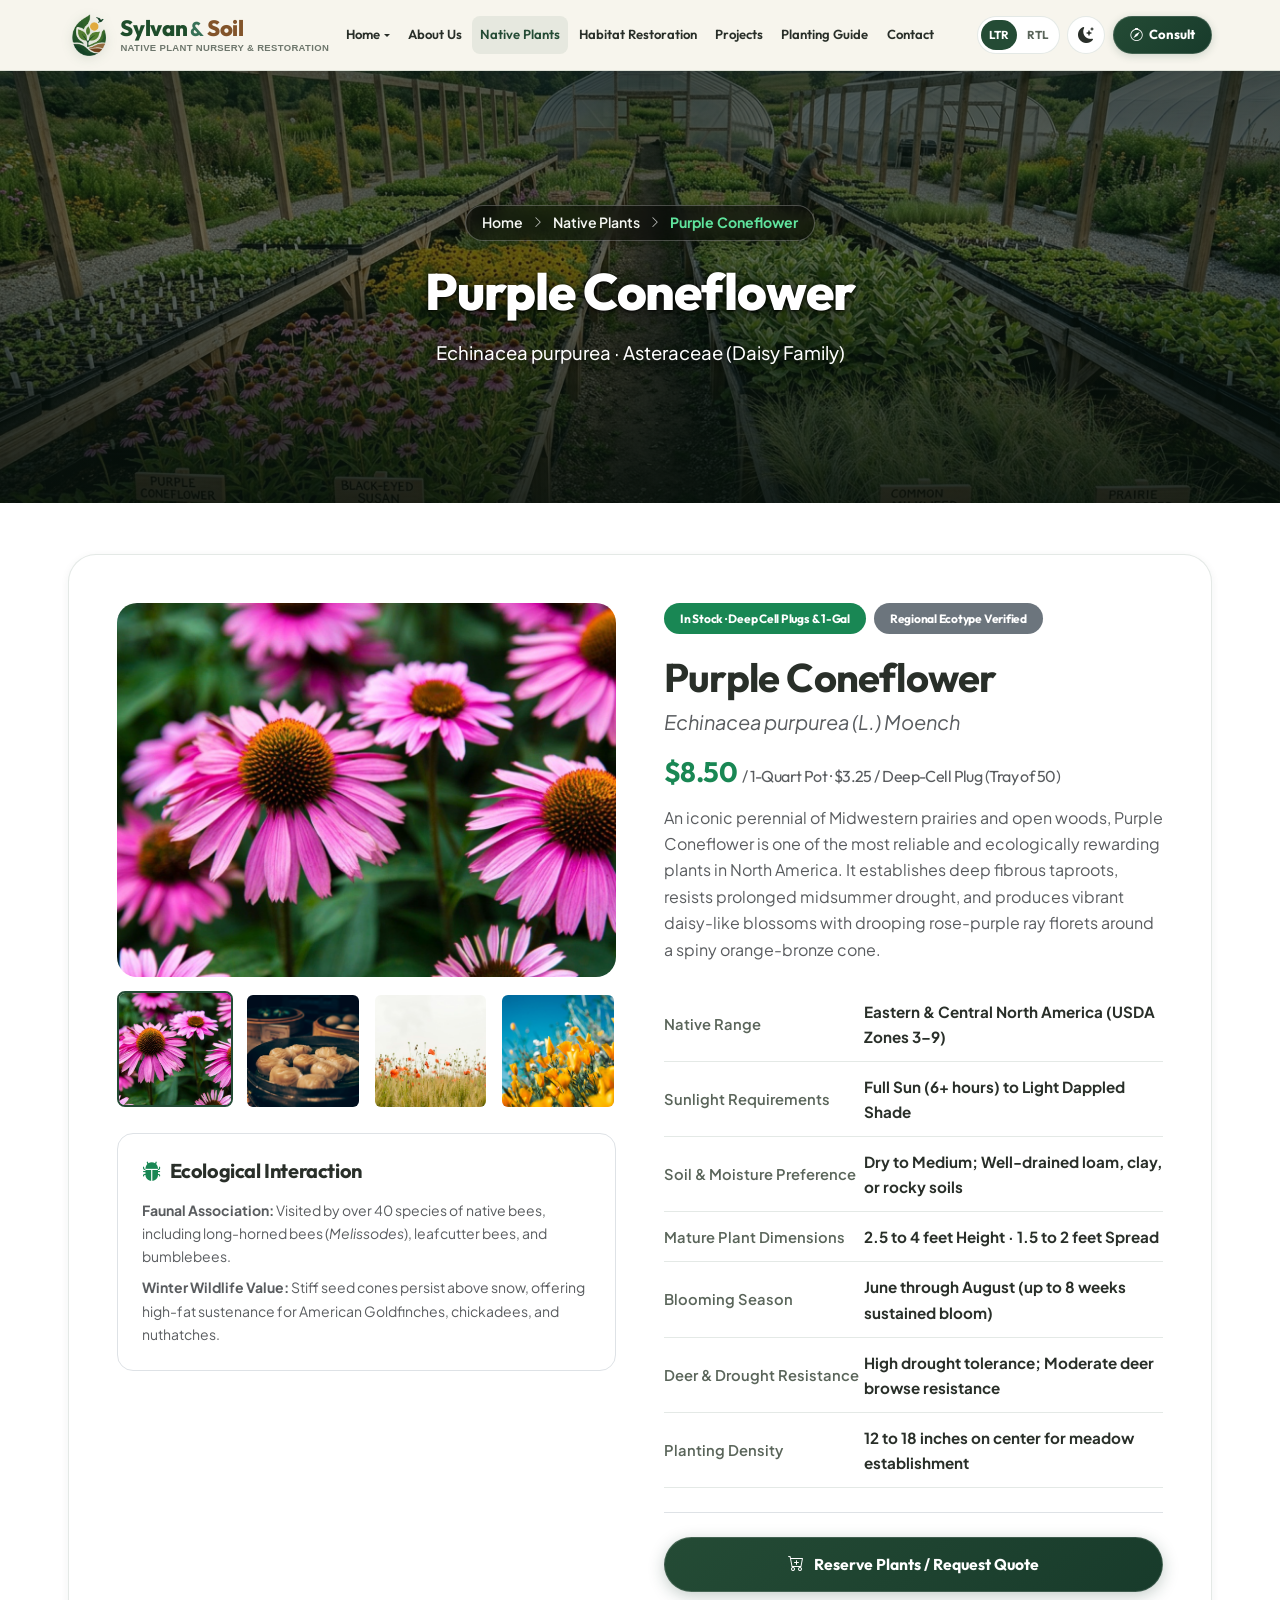
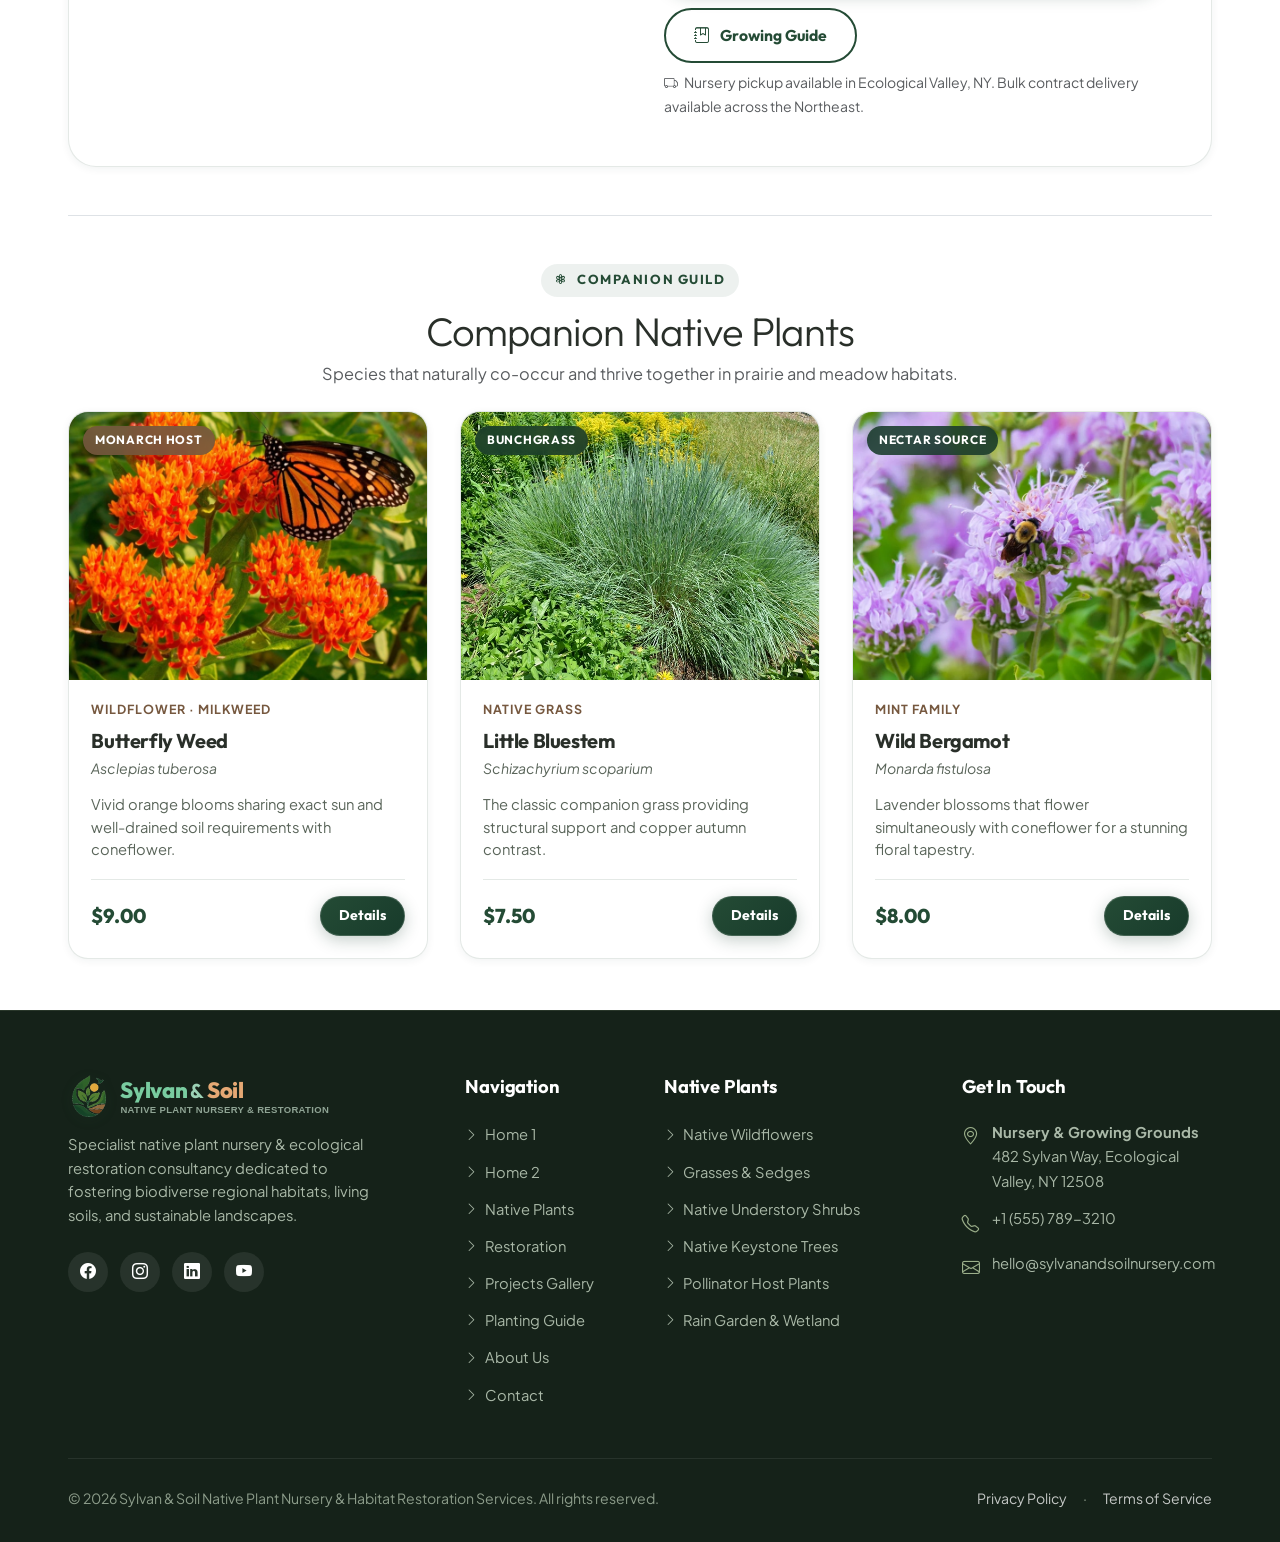
<file: product-details.html>
<!DOCTYPE html>
<html lang="en" data-bs-theme="light" dir="ltr">
<head>
  <meta charset="utf-8">
  <meta name="viewport" content="width=device-width, initial-scale=1">
  <title>Purple Coneflower (Echinacea purpurea) — Plant Details | Sylvan &amp; Soil</title>
  <meta name="description" content="Botanical profile and growing specifications for Purple Coneflower (Echinacea purpurea). Keystone pollinator perennial for prairies, meadows, and gardens.">
  
  <link rel="icon" type="image/png" href="assets/images/favicon.png">

  <!-- Bootstrap 5 CSS -->
  <link href="https://cdn.jsdelivr.net/npm/bootstrap@5.3.3/dist/css/bootstrap.min.css" rel="stylesheet" id="mainBootstrapCss">
  <!-- Bootstrap Icons -->
  <link href="https://cdn.jsdelivr.net/npm/bootstrap-icons@1.11.3/font/bootstrap-icons.min.css" rel="stylesheet">
  
  <!-- Custom Core & Responsive Styles -->
  <link href="assets/css/style.css" rel="stylesheet">
  <link href="assets/css/responsive.css" rel="stylesheet">
</head>
<body>

  <!-- ================= ATTRACTIVE BOTANICAL PAGE LOADER ================= -->
  <div id="pageLoader" class="page-loader" aria-hidden="true">
    <div class="loader-container">
      <div class="loader-emblem-halo">
        <div class="loader-orbit-ring"></div>
        <div class="loader-pulse-glow"></div>
        <img src="assets/images/logo-emblem.png" alt="Sylvan &amp; Soil Logo Emblem" class="loader-emblem-art">
      </div>
      <div class="loader-brand-title">
        <span class="brand-sylvan">Sylvan</span><span class="brand-amp">&amp;</span><span class="brand-soil">Soil</span>
      </div>
      <div class="loader-tagline">Native Plant Nursery &amp; Habitat Restoration</div>
      <div class="loader-progress-track">
        <div class="loader-progress-bar"></div>
      </div>
    </div>
  </div>

    <!-- ================= HEADER & NAVIGATION ================= -->
  <header class="site-header">
    <nav class="navbar navbar-expand-xl">
      <div class="site-container">
        
        <!-- Brand Logo -->
        <a class="brand-logo" href="index.html">
          <img src="assets/images/logo-emblem.png" alt="Sylvan &amp; Soil Botanical Emblem" class="brand-emblem-art">
          <span class="brand-text-col">
            <span class="brand-heading"><span class="brand-sylvan">Sylvan</span> <span class="brand-amp">&amp;</span> <span class="brand-soil">Soil</span></span>
            <span class="brand-caption">Native Plant Nursery &amp; Restoration</span>
          </span>
        </a>

        <!-- Desktop Navigation Links (>= 1200px) -->
        <div class="collapse navbar-collapse justify-content-center d-none d-xl-flex" id="desktopNav">
          <ul class="navbar-nav align-items-center">
            <li class="nav-item dropdown">
              <a class="nav-link dropdown-toggle " href="#" role="button" data-bs-toggle="dropdown" aria-expanded="false">
                Home
              </a>
              <ul class="dropdown-menu">
                <li><a class="dropdown-item " href="index.html">Home 1 — Classic Nursery</a></li>
                <li><a class="dropdown-item " href="home-2.html">Home 2 — Ecological Restoration</a></li>
              </ul>
            </li>
            <li class="nav-item">
              <a class="nav-link " href="about.html">About Us</a>
            </li>
            <li class="nav-item">
              <a class="nav-link active" href="products.html">Native Plants</a>
            </li>
            <li class="nav-item">
              <a class="nav-link " href="habitat-restoration.html">Habitat Restoration</a>
            </li>
            <li class="nav-item">
              <a class="nav-link " href="projects.html">Projects</a>
            </li>
            <li class="nav-item">
              <a class="nav-link " href="planting-guide.html">Planting Guide</a>
            </li>
            <li class="nav-item">
              <a class="nav-link " href="contact.html">Contact</a>
            </li>
          </ul>
        </div>

        <!-- Header Actions: Theme, LTR/RTL, CTA, Mobile Trigger -->
        <div class="header-actions">
          <!-- LTR/RTL Toggle (Desktop Only) -->
          <button type="button" class="nav-dir-btn d-none d-xl-inline-flex" data-dir-switch aria-label="Toggle text direction (LTR / RTL)" title="Switch Layout Direction">
            <span class="dir-toggle-track">
              <span class="dir-toggle-opt dir-opt-ltr active">LTR</span>
              <span class="dir-toggle-opt dir-opt-rtl">RTL</span>
            </span>
          </button>

          <!-- Dark Mode Toggle (Desktop Only) -->
          <button type="button" class="nav-icon-btn d-none d-xl-inline-flex" data-theme-switch aria-label="Toggle light and dark mode" title="Toggle Theme">
            <i class="bi bi-moon-stars-fill"></i>
          </button>

          <!-- Desktop Consultation CTA (Desktop Only) -->
          <a class="btn-botanical btn-sm-botanical d-none d-xl-inline-flex" href="contact.html"><i class="bi bi-compass"></i> Consult</a>

          <!-- Mobile Menu Hamburger Trigger (Mobile & Tablet < 1200px Only) -->
          <button type="button" class="nav-icon-btn mobile-nav-trigger d-xl-none" data-bs-toggle="offcanvas" data-bs-target="#mobileMenu" aria-label="Open navigation menu">
            <i class="bi bi-list fs-4"></i>
          </button>
        </div>

      </div>
    </nav>
  </header>

      <!-- ================= MOBILE MENU OFFCANVAS ================= -->
  <div class="offcanvas offcanvas-end mobile-menu-offcanvas" tabindex="-1" id="mobileMenu" aria-labelledby="mobileMenuLabel">
    <div class="offcanvas-header border-bottom">
      <a class="brand-logo" href="index.html">
        <img src="assets/images/logo-emblem.png" alt="Sylvan &amp; Soil Botanical Emblem" class="brand-emblem-art">
        <span class="brand-text-col">
          <span class="brand-heading"><span class="brand-sylvan">Sylvan</span> <span class="brand-amp">&amp;</span> <span class="brand-soil">Soil</span></span>
          <span class="brand-caption">Native Plant Nursery &amp; Restoration</span>
        </span>
      </a>
      <button type="button" class="btn-close" data-bs-dismiss="offcanvas" aria-label="Close"></button>
    </div>
    <div class="offcanvas-body d-flex flex-column justify-content-between p-4">
      <div class="mobile-nav-wrapper">
        <ul class="navbar-nav gap-2">
          <li class="nav-item">
            <a class="mobile-nav-link d-flex align-items-center justify-content-between collapsed " data-bs-toggle="collapse" href="#mobileHomeSub" role="button" aria-expanded="false">
              <span><i class="bi bi-house-door me-2 text-forest"></i> Home</span>
              <i class="bi bi-chevron-down small"></i>
            </a>
            <div class="collapse" id="mobileHomeSub">
              <div class="ps-3 pt-2 pb-1 d-flex flex-column gap-1 border-start ms-3 my-1">
                <a class="mobile-sublink " href="index.html"><i class="bi bi-flower2 me-2"></i> Home 1 — Classic Nursery</a>
                <a class="mobile-sublink " href="home-2.html"><i class="bi bi-tree me-2"></i> Home 2 — Ecological Restoration</a>
              </div>
            </div>
          </li>
          <li class="nav-item">
            <a class="mobile-nav-link " href="about.html"><i class="bi bi-info-circle me-2 text-forest"></i> About Us</a>
          </li>
          <li class="nav-item">
            <a class="mobile-nav-link active" href="products.html"><i class="bi bi-grid me-2 text-forest"></i> Native Plants</a>
          </li>
          <li class="nav-item">
            <a class="mobile-nav-link " href="habitat-restoration.html"><i class="bi bi-shield-check me-2 text-forest"></i> Habitat Restoration</a>
          </li>
          <li class="nav-item">
            <a class="mobile-nav-link " href="projects.html"><i class="bi bi-images me-2 text-forest"></i> Projects</a>
          </li>
          <li class="nav-item">
            <a class="mobile-nav-link " href="planting-guide.html"><i class="bi bi-journal-bookmark me-2 text-forest"></i> Planting Guide</a>
          </li>
          <li class="nav-item">
            <a class="mobile-nav-link " href="contact.html"><i class="bi bi-envelope me-2 text-forest"></i> Contact</a>
          </li>
        </ul>
      </div>

      <!-- Mobile Actions Panel (Buttons Only, Perfectly Centered) -->
      <div class="mobile-menu-footer pt-3 border-top mt-4">
        <div class="mobile-controls-panel mb-3 d-flex align-items-center justify-content-center gap-3 py-2">
          <!-- Theme Toggle Button -->
          <button type="button" class="nav-icon-btn" data-theme-switch aria-label="Toggle light and dark mode" title="Toggle Theme">
            <i class="bi bi-moon-stars-fill"></i>
          </button>

          <!-- LTR / RTL Direction Toggle Button -->
          <button type="button" class="nav-dir-btn" data-dir-switch aria-label="Toggle text direction (LTR / RTL)" title="Switch Layout Direction">
            <span class="dir-toggle-track">
              <span class="dir-toggle-opt dir-opt-ltr active">LTR</span>
              <span class="dir-toggle-opt dir-opt-rtl">RTL</span>
            </span>
          </button>
        </div>

        <a class="btn-botanical w-100 justify-content-center py-2" href="contact.html">
          <i class="bi bi-compass"></i> Schedule Consultation
        </a>
      </div>
    </div>
  </div>

  <main>
    <!-- ================= SHARED .page-hero HERO ================= -->
    <section class="page-hero" style="background-image: url('assets/images/hero/hero-products-v2.jpg');" id="productDetailsHero">
      <div class="page-hero-overlay"></div>
      <div class="site-container page-hero-content">
        <nav class="page-breadcrumb" aria-label="Breadcrumb">
          <a href="index.html">Home</a>
          <i class="bi bi-chevron-right small"></i>
          <a href="products.html">Native Plants</a>
          <i class="bi bi-chevron-right small"></i>
          <span>Purple Coneflower</span>
        </nav>
        <h1>Purple Coneflower</h1>
        <p class="lead font-italic">Echinacea purpurea &middot; Asteraceae (Daisy Family)</p>
      </div>
    </section>

    <!-- ================= MAIN PRODUCT DETAIL SECTION ================= -->
    <section class="site-section bg-surface" id="productProfile">
      <div class="site-container">
        
        <div class="product-details-main mb-5">
          <div class="row g-5">
            
            <!-- Left: Interactive Gallery -->
            <div class="col-lg-6">
              <div class="gallery-main-view">
                <img id="mainGalleryImg" src="assets/images/products/echinacea-purpurea.jpg" alt="Purple Coneflower primary view" loading="eager">
              </div>
              <div class="gallery-thumbs">
                <button type="button" class="gallery-thumb-btn active" data-img-src="assets/images/products/echinacea-purpurea.jpg" aria-label="Primary bloom shot">
                  <img src="assets/images/products/echinacea-purpurea.jpg" alt="Thumbnail 1">
                </button>
                <button type="button" class="gallery-thumb-btn" data-img-src="assets/images/products/gallery-coneflower-1.jpg" aria-label="Close up petals shot">
                  <img src="assets/images/products/gallery-coneflower-1.jpg" alt="Thumbnail 2">
                </button>
                <button type="button" class="gallery-thumb-btn" data-img-src="assets/images/products/gallery-coneflower-2.jpg" aria-label="Meadow planting view">
                  <img src="assets/images/products/gallery-coneflower-2.jpg" alt="Thumbnail 3">
                </button>
                <button type="button" class="gallery-thumb-btn" data-img-src="assets/images/products/gallery-coneflower-3.jpg" aria-label="Seedhead winter aspect">
                  <img src="assets/images/products/gallery-coneflower-3.jpg" alt="Thumbnail 4">
                </button>
              </div>

              <!-- Ecological Highlights Box -->
              <div class="p-4 rounded-4 bg-muted-soft mt-4 border border-subtle">
                <h5 class="mb-3 font-display"><i class="bi bi-bug-fill text-success me-2"></i>Ecological Interaction</h5>
                <p class="small text-muted mb-2">
                  <strong>Faunal Association:</strong> Visited by over 40 species of native bees, including long-horned bees (<em>Melissodes</em>), leafcutter bees, and bumblebees.
                </p>
                <p class="small text-muted mb-0">
                  <strong>Winter Wildlife Value:</strong> Stiff seed cones persist above snow, offering high-fat sustenance for American Goldfinches, chickadees, and nuthatches.
                </p>
              </div>
            </div>

            <!-- Right: Botanical Specs & Purchasing Info -->
            <div class="col-lg-6 d-flex flex-column justify-content-between">
              <div>
                <div class="d-flex align-items-center gap-2 mb-2">
                  <span class="badge bg-success text-white px-3 py-2 rounded-pill font-display">In Stock &middot; Deep Cell Plugs &amp; 1-Gal</span>
                  <span class="badge bg-secondary text-white px-3 py-2 rounded-pill font-display">Regional Ecotype Verified</span>
                </div>
                <h2 class="display-6 fw-bold mb-1">Purple Coneflower</h2>
                <div class="fs-5 text-muted fst-italic mb-3">Echinacea purpurea (L.) Moench</div>

                <div class="fs-3 fw-bold text-success mb-3 font-display">
                  $8.50 <small class="text-muted fs-6 fw-normal">/ 1-Quart Pot &middot; $3.25 / Deep-Cell Plug (Tray of 50)</small>
                </div>

                <p class="text-muted leading-relaxed">
                  An iconic perennial of Midwestern prairies and open woods, Purple Coneflower is one of the most reliable and ecologically rewarding plants in North America. It establishes deep fibrous taproots, resists prolonged midsummer drought, and produces vibrant daisy-like blossoms with drooping rose-purple ray florets around a spiny orange-bronze cone.
                </p>

                <!-- Technical Specification Table -->
                <table class="details-spec-table">
                  <tbody>
                    <tr>
                      <th>Native Range</th>
                      <td>Eastern &amp; Central North America (USDA Zones 3–9)</td>
                    </tr>
                    <tr>
                      <th>Sunlight Requirements</th>
                      <td>Full Sun (6+ hours) to Light Dappled Shade</td>
                    </tr>
                    <tr>
                      <th>Soil &amp; Moisture Preference</th>
                      <td>Dry to Medium; Well-drained loam, clay, or rocky soils</td>
                    </tr>
                    <tr>
                      <th>Mature Plant Dimensions</th>
                      <td>2.5 to 4 feet Height &middot; 1.5 to 2 feet Spread</td>
                    </tr>
                    <tr>
                      <th>Blooming Season</th>
                      <td>June through August (up to 8 weeks sustained bloom)</td>
                    </tr>
                    <tr>
                      <th>Deer &amp; Drought Resistance</th>
                      <td>High drought tolerance; Moderate deer browse resistance</td>
                    </tr>
                    <tr>
                      <th>Planting Density</th>
                      <td>12 to 18 inches on center for meadow establishment</td>
                    </tr>
                  </tbody>
                </table>
              </div>

              <!-- Action Buttons -->
              <div class="pt-4 border-top">
                <div class="d-flex flex-wrap gap-3">
                  <a href="contact.html?inquiry=echinacea" class="btn-botanical flex-grow-1">
                    <i class="bi bi-cart-plus"></i> Reserve Plants / Request Quote
                  </a>
                  <a href="planting-guide.html" class="btn-outline-botanical">
                    <i class="bi bi-journal-bookmark"></i> Growing Guide
                  </a>
                </div>
                <small class="d-block text-muted mt-2">
                  <i class="bi bi-truck me-1"></i> Nursery pickup available in Ecological Valley, NY. Bulk contract delivery available across the Northeast.
                </small>
              </div>

            </div>

          </div>
        </div>

        <!-- ================= RELATED NATIVE PLANTS ================= -->
        <div class="pt-5 border-top">
          <div class="site-section-head text-center mb-4">
            <span class="site-eyebrow"><i class="bi bi-flower3"></i> Companion Guild</span>
            <h3 class="display-6">Companion Native Plants</h3>
            <p class="text-muted">Species that naturally co-occur and thrive together in prairie and meadow habitats.</p>
          </div>

          <div class="product-grid">

            <!-- Related 1: Butterfly Weed -->
            <div class="product-card">
              <div class="product-media">
                <img src="assets/images/products/asclepias-tuberosa.jpg" alt="Butterfly Weed" loading="eager">
                <span class="product-badge badge-pollinator">Monarch Host</span>
              </div>
              <div class="product-body">
                <span class="product-species-tag">Wildflower &middot; Milkweed</span>
                <h4 class="product-title">Butterfly Weed</h4>
                <div class="product-botanical-name">Asclepias tuberosa</div>
                <p class="product-desc">Vivid orange blooms sharing exact sun and well-drained soil requirements with coneflower.</p>
                <div class="product-footer">
                  <span class="product-price">$9.00</span>
                  <a href="product-details.html" class="btn-botanical btn-sm-botanical">Details</a>
                </div>
              </div>
            </div>

            <!-- Related 2: Little Bluestem -->
            <div class="product-card">
              <div class="product-media">
                <img src="assets/images/products/schizachyrium-scoparium.jpg" alt="Little Bluestem" loading="eager">
                <span class="product-badge">Bunchgrass</span>
              </div>
              <div class="product-body">
                <span class="product-species-tag">Native Grass</span>
                <h4 class="product-title">Little Bluestem</h4>
                <div class="product-botanical-name">Schizachyrium scoparium</div>
                <p class="product-desc">The classic companion grass providing structural support and copper autumn contrast.</p>
                <div class="product-footer">
                  <span class="product-price">$7.50</span>
                  <a href="product-details.html" class="btn-botanical btn-sm-botanical">Details</a>
                </div>
              </div>
            </div>

            <!-- Related 3: Wild Bergamot -->
            <div class="product-card">
              <div class="product-media">
                <img src="assets/images/products/monarda-fistulosa.jpg" alt="Wild Bergamot" loading="eager">
                <span class="product-badge">Nectar Source</span>
              </div>
              <div class="product-body">
                <span class="product-species-tag">Mint Family</span>
                <h4 class="product-title">Wild Bergamot</h4>
                <div class="product-botanical-name">Monarda fistulosa</div>
                <p class="product-desc">Lavender blossoms that flower simultaneously with coneflower for a stunning floral tapestry.</p>
                <div class="product-footer">
                  <span class="product-price">$8.00</span>
                  <a href="product-details.html" class="btn-botanical btn-sm-botanical">Details</a>
                </div>
              </div>
            </div>

          </div>
        </div>

      </div>
    </section>
  </main>

  <!-- ================= COMPREHENSIVE FOOTER ================= -->
  <footer class="site-footer">
    <div class="site-container">
      <div class="row g-4 g-lg-5">
        
        <div class="col-lg-4">
          <a class="brand-logo text-white mb-3 d-inline-flex" href="index.html">
            <img src="assets/images/logo-emblem.png" alt="Sylvan &amp; Soil Botanical Emblem" class="brand-emblem-art">
            <span class="brand-text-col">
              <span class="brand-heading"><span class="brand-sylvan">Sylvan</span> <span class="brand-amp">&amp;</span> <span class="brand-soil">Soil</span></span>
              <span class="brand-caption">Native Plant Nursery &amp; Restoration</span>
            </span>
          </a>
          <p class="footer-brand-desc">
            Specialist native plant nursery &amp; ecological restoration consultancy dedicated to fostering biodiverse regional habitats, living soils, and sustainable landscapes.
          </p>
          <div class="footer-social-wrap" aria-label="Social connections">
            <a href="https://facebook.com" class="social-circle" aria-label="Facebook" target="_blank" rel="noopener"><i class="bi bi-facebook"></i></a>
            <a href="https://instagram.com" class="social-circle" aria-label="Instagram" target="_blank" rel="noopener"><i class="bi bi-instagram"></i></a>
            <a href="https://linkedin.com" class="social-circle" aria-label="LinkedIn" target="_blank" rel="noopener"><i class="bi bi-linkedin"></i></a>
            <a href="https://youtube.com" class="social-circle" aria-label="YouTube" target="_blank" rel="noopener"><i class="bi bi-youtube"></i></a>
          </div>
        </div>

        <div class="col-sm-6 col-lg-2">
          <h5>Navigation</h5>
          <ul class="footer-links">
            <li><a href="index.html" class="footer-link"><i class="bi bi-chevron-right small"></i> Home 1</a></li>
            <li><a href="home-2.html" class="footer-link"><i class="bi bi-chevron-right small"></i> Home 2</a></li>
            <li><a href="products.html" class="footer-link"><i class="bi bi-chevron-right small"></i> Native Plants</a></li>
            <li><a href="habitat-restoration.html" class="footer-link"><i class="bi bi-chevron-right small"></i> Restoration</a></li>
            <li><a href="projects.html" class="footer-link"><i class="bi bi-chevron-right small"></i> Projects Gallery</a></li>
            <li><a href="planting-guide.html" class="footer-link"><i class="bi bi-chevron-right small"></i> Planting Guide</a></li>
            <li><a href="about.html" class="footer-link"><i class="bi bi-chevron-right small"></i> About Us</a></li>
            <li><a href="contact.html" class="footer-link"><i class="bi bi-chevron-right small"></i> Contact</a></li>
          </ul>
        </div>

        <div class="col-sm-6 col-lg-3">
          <h5>Native Plants</h5>
          <ul class="footer-links">
            <li><a href="products.html?type=wildflower" class="footer-link"><i class="bi bi-chevron-right small"></i> Native Wildflowers</a></li>
            <li><a href="products.html?type=grass" class="footer-link"><i class="bi bi-chevron-right small"></i> Grasses &amp; Sedges</a></li>
            <li><a href="products.html?type=shrub" class="footer-link"><i class="bi bi-chevron-right small"></i> Native Understory Shrubs</a></li>
            <li><a href="products.html?type=tree" class="footer-link"><i class="bi bi-chevron-right small"></i> Native Keystone Trees</a></li>
            <li><a href="products.html?type=pollinator" class="footer-link"><i class="bi bi-chevron-right small"></i> Pollinator Host Plants</a></li>
            <li><a href="products.html?type=wetland" class="footer-link"><i class="bi bi-chevron-right small"></i> Rain Garden &amp; Wetland</a></li>
          </ul>
        </div>

        <div class="col-lg-3">
          <h5>Get In Touch</h5>
          <div class="footer-contact-item">
            <i class="bi bi-geo-alt"></i>
            <div>
              <strong>Nursery &amp; Growing Grounds</strong><br>
              482 Sylvan Way, Ecological Valley, NY 12508
            </div>
          </div>
          <div class="footer-contact-item">
            <i class="bi bi-telephone"></i>
            <div>+1 (555) 789-3210</div>
          </div>
          <div class="footer-contact-item">
            <i class="bi bi-envelope"></i>
            <div>hello@sylvanandsoilnursery.com</div>
          </div>
        </div>

      </div>

      <div class="footer-bottom">
        <div>
          &copy; 2026 Sylvan &amp; Soil Native Plant Nursery &amp; Habitat Restoration Services. All rights reserved.
        </div>
        <div class="d-flex align-items-center gap-3">
          <a href="#" data-bs-toggle="modal" data-bs-target="#privacyModal" class="text-white text-opacity-75">Privacy Policy</a>
          <span>·</span>
          <a href="#" data-bs-toggle="modal" data-bs-target="#termsModal" class="text-white text-opacity-75">Terms of Service</a>
        </div>
      </div>
    </div>
  </footer>

  <button type="button" class="back-to-top-btn" id="backToTop" aria-label="Back to top of page" title="Back to Top">
    <i class="bi bi-arrow-up"></i>
  </button>

  <!-- Modals -->
  <div class="modal fade" id="privacyModal" tabindex="-1" aria-labelledby="privacyModalLabel" aria-hidden="true">
    <div class="modal-dialog modal-dialog-centered modal-dialog-scrollable">
      <div class="modal-content">
        <div class="modal-header">
          <h5 class="modal-title font-display" id="privacyModalLabel">Privacy Policy</h5>
          <button type="button" class="btn-close" data-bs-dismiss="modal" aria-label="Close"></button>
        </div>
        <div class="modal-body">
          <p class="small text-muted">We respect your privacy and protect personal consultation inquiries.</p>
        </div>
        <div class="modal-footer">
          <button type="button" class="btn-botanical btn-sm-botanical" data-bs-dismiss="modal">Close</button>
        </div>
      </div>
    </div>
  </div>

  <div class="modal fade" id="termsModal" tabindex="-1" aria-labelledby="termsModalLabel" aria-hidden="true">
    <div class="modal-dialog modal-dialog-centered modal-dialog-scrollable">
      <div class="modal-content">
        <div class="modal-header">
          <h5 class="modal-title font-display" id="termsModalLabel">Terms &amp; Conditions</h5>
          <button type="button" class="btn-close" data-bs-dismiss="modal" aria-label="Close"></button>
        </div>
        <div class="modal-body">
          <p class="small text-muted">All nursery stock is regionally sourced and non-invasive.</p>
        </div>
        <div class="modal-footer">
          <button type="button" class="btn-botanical btn-sm-botanical" data-bs-dismiss="modal">Close</button>
        </div>
      </div>
    </div>
  </div>

  <!-- Bootstrap 5 Bundle JS -->
  <script src="https://cdn.jsdelivr.net/npm/bootstrap@5.3.3/dist/js/bootstrap.bundle.min.js"></script>
  <!-- Application JS -->
  <script src="assets/js/main.js"></script>
</body>
</html>
</file>
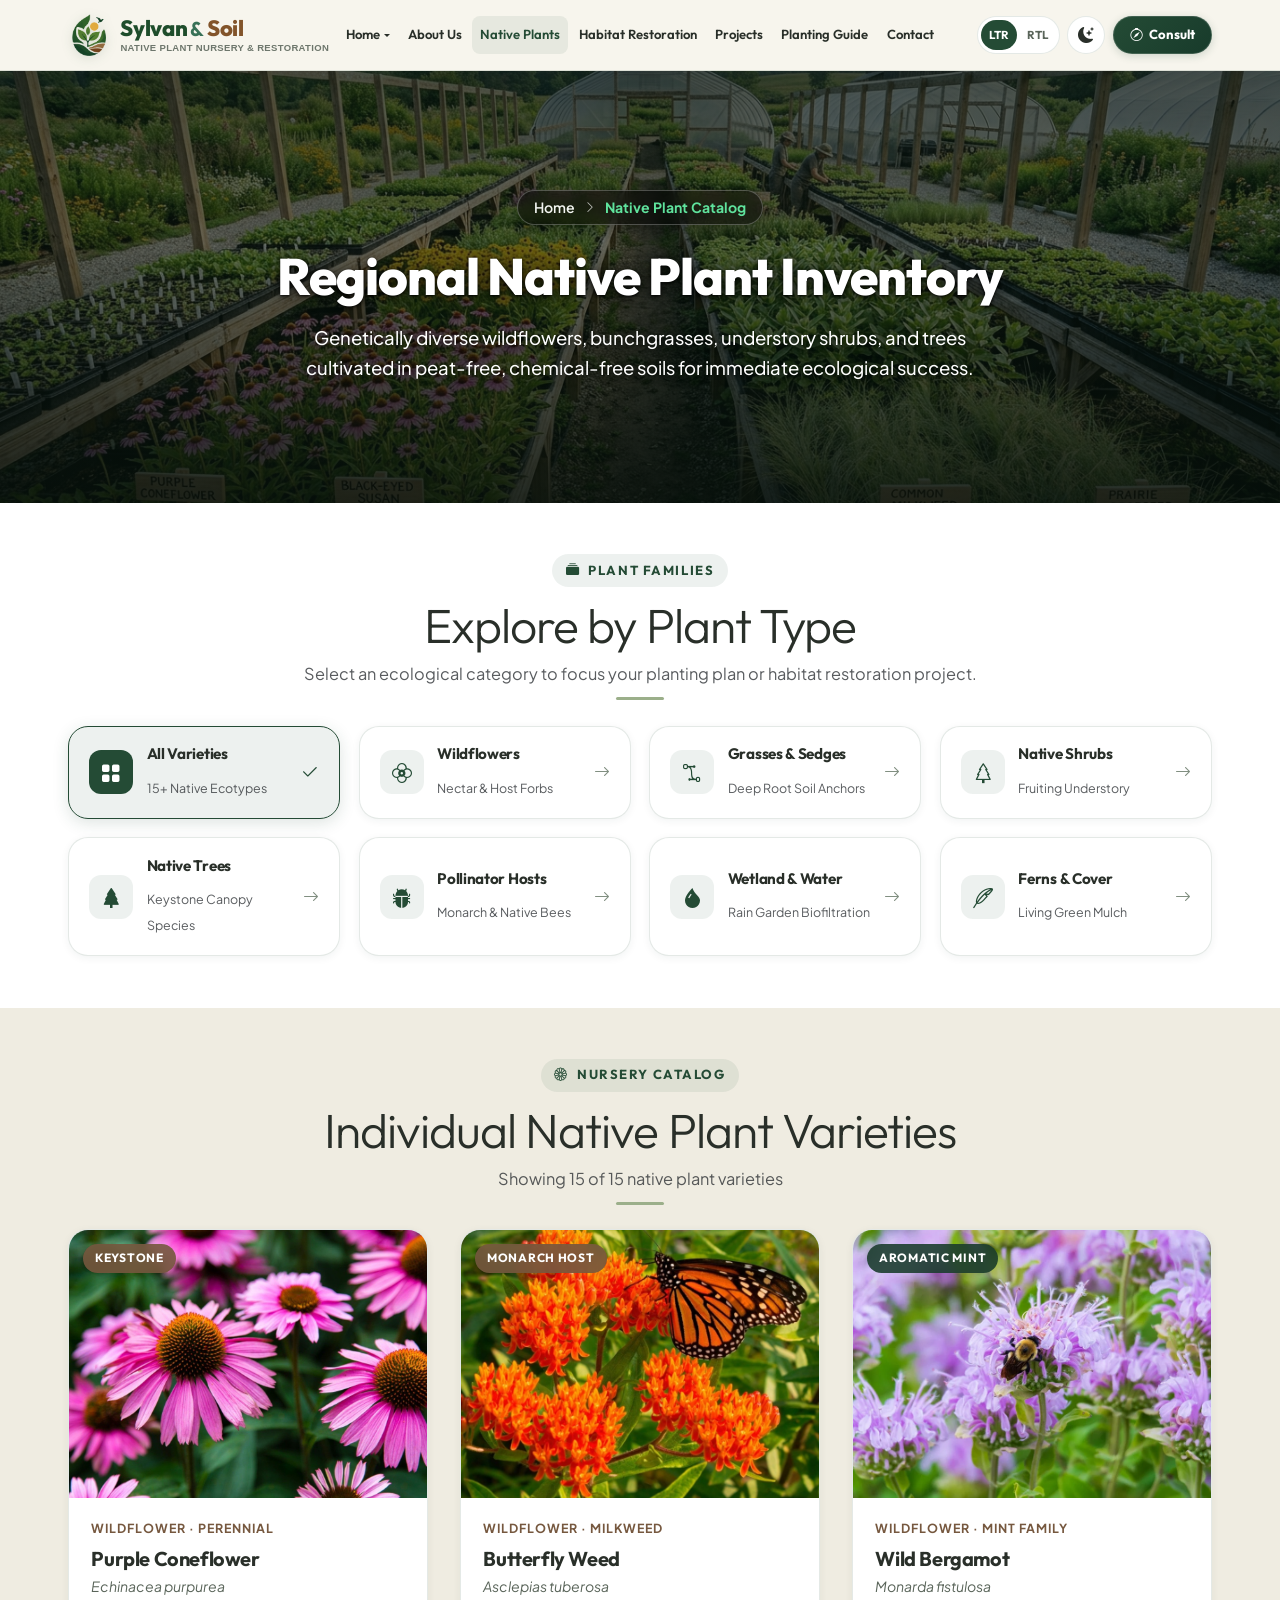
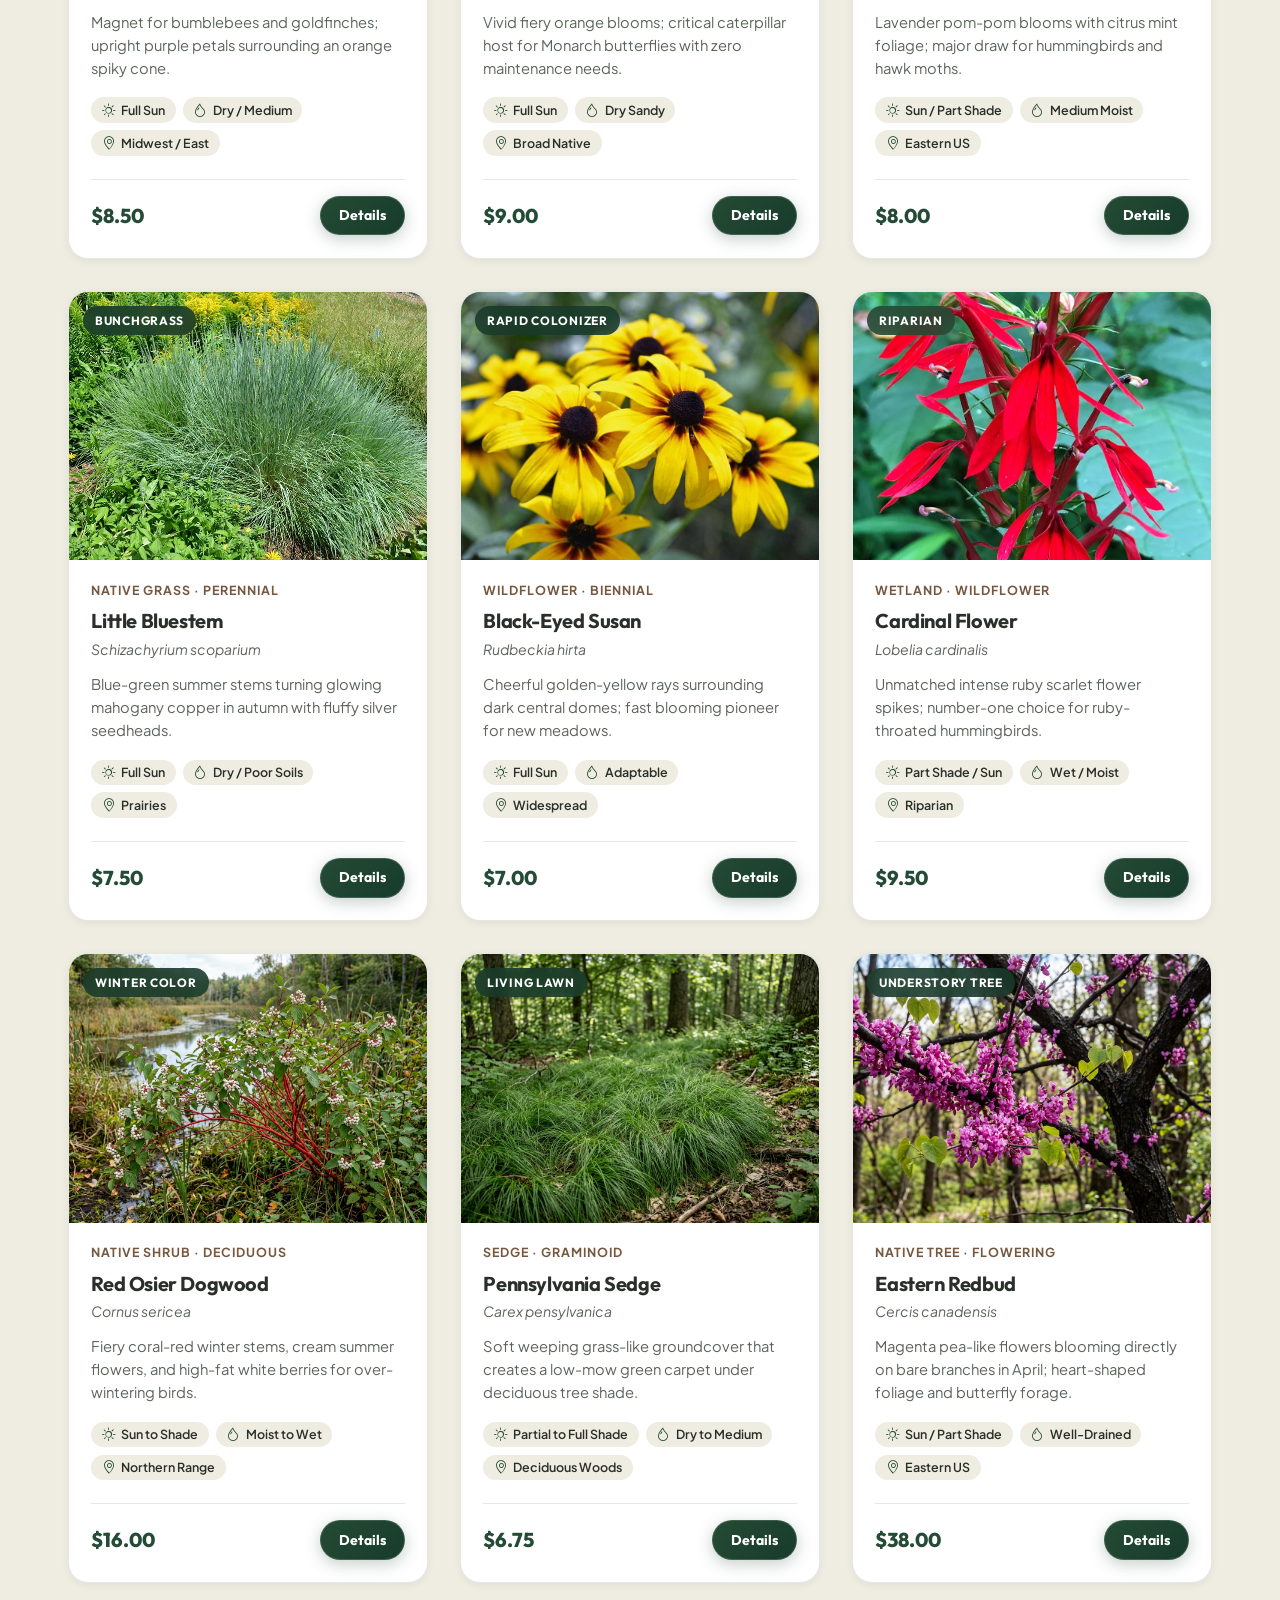
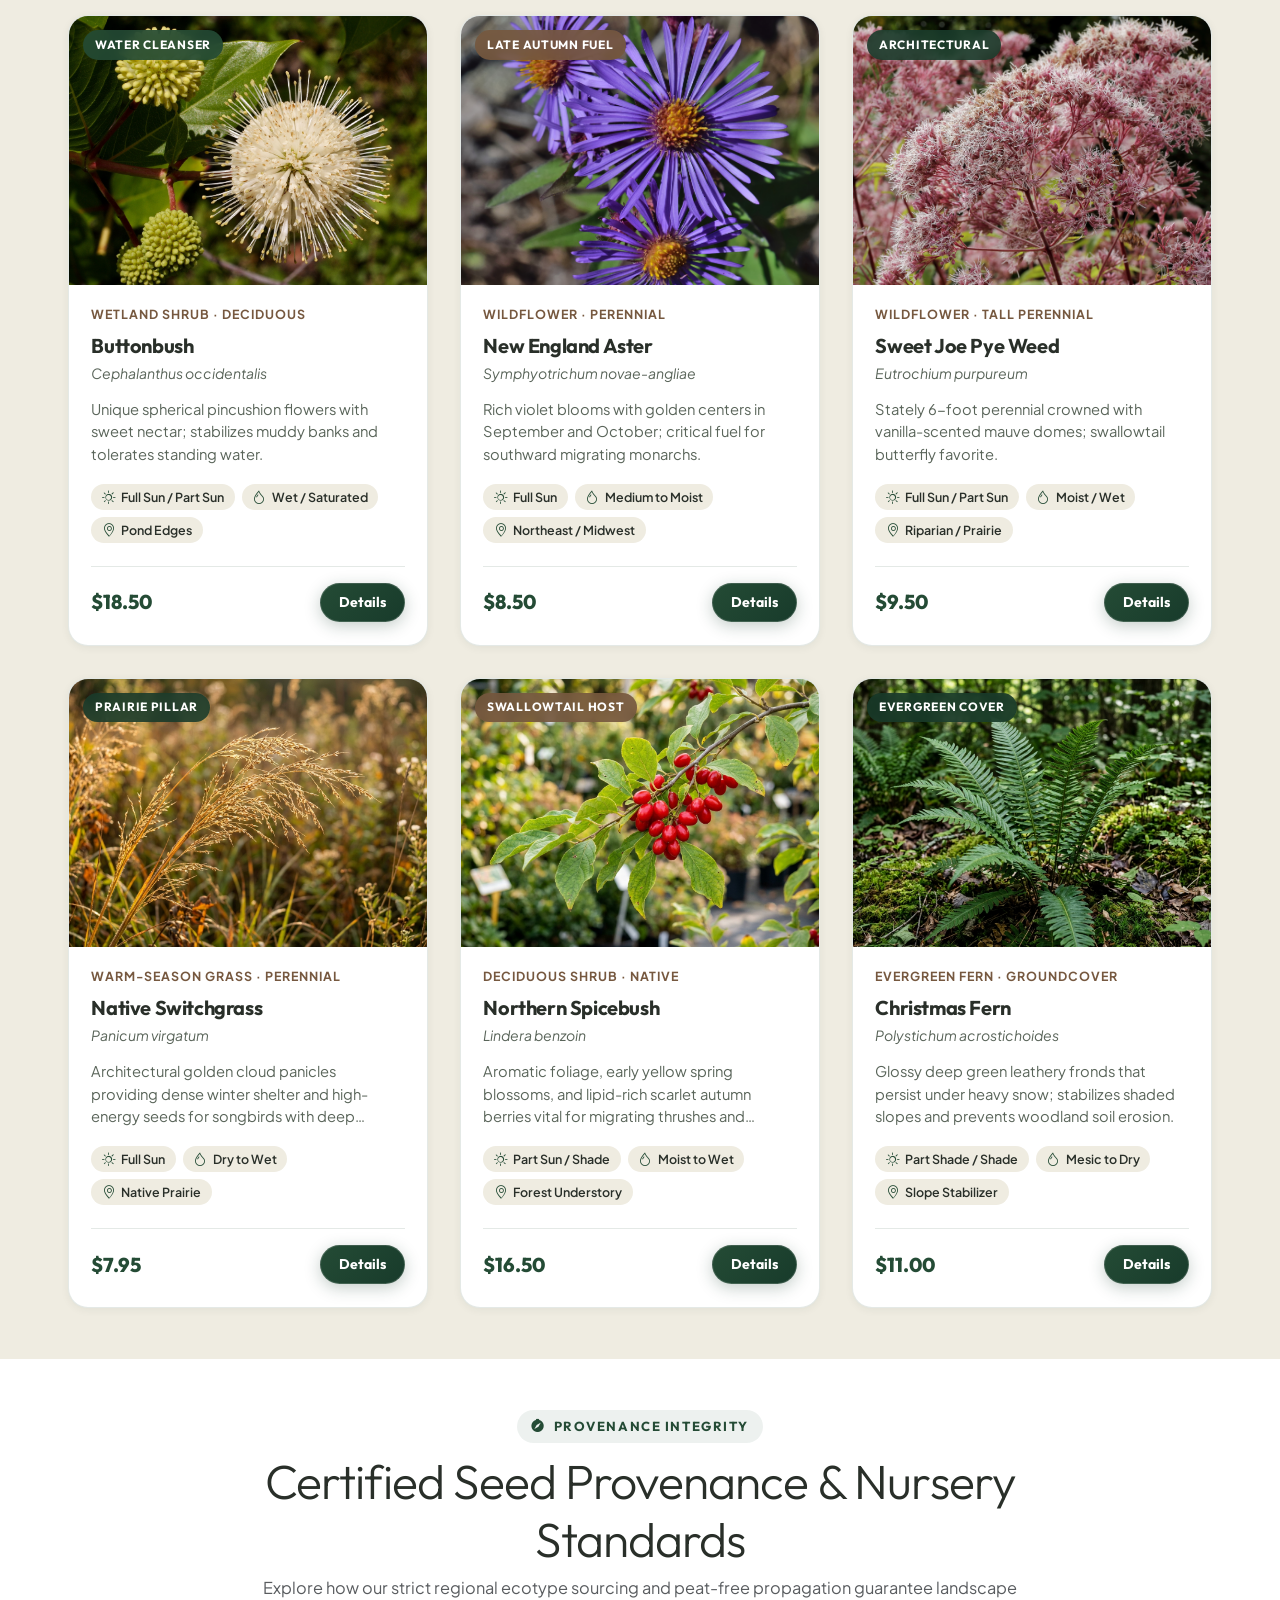
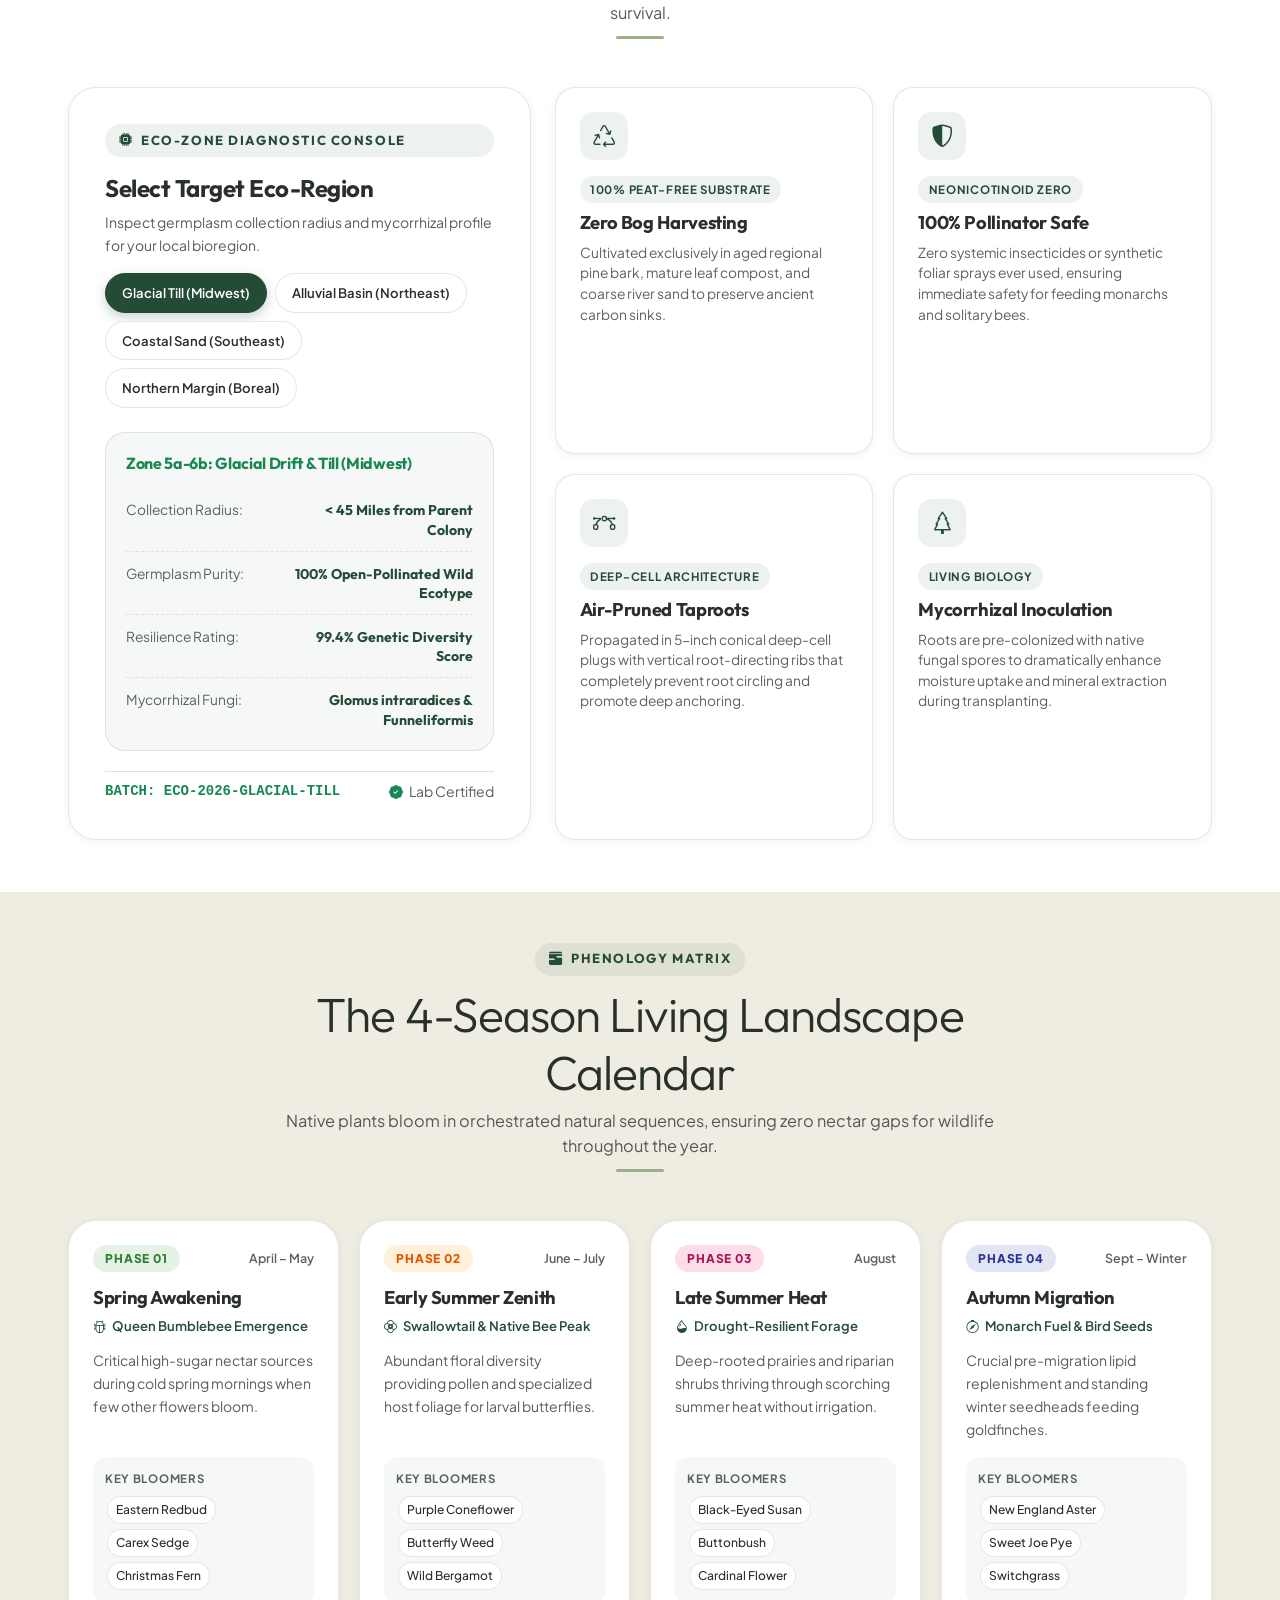
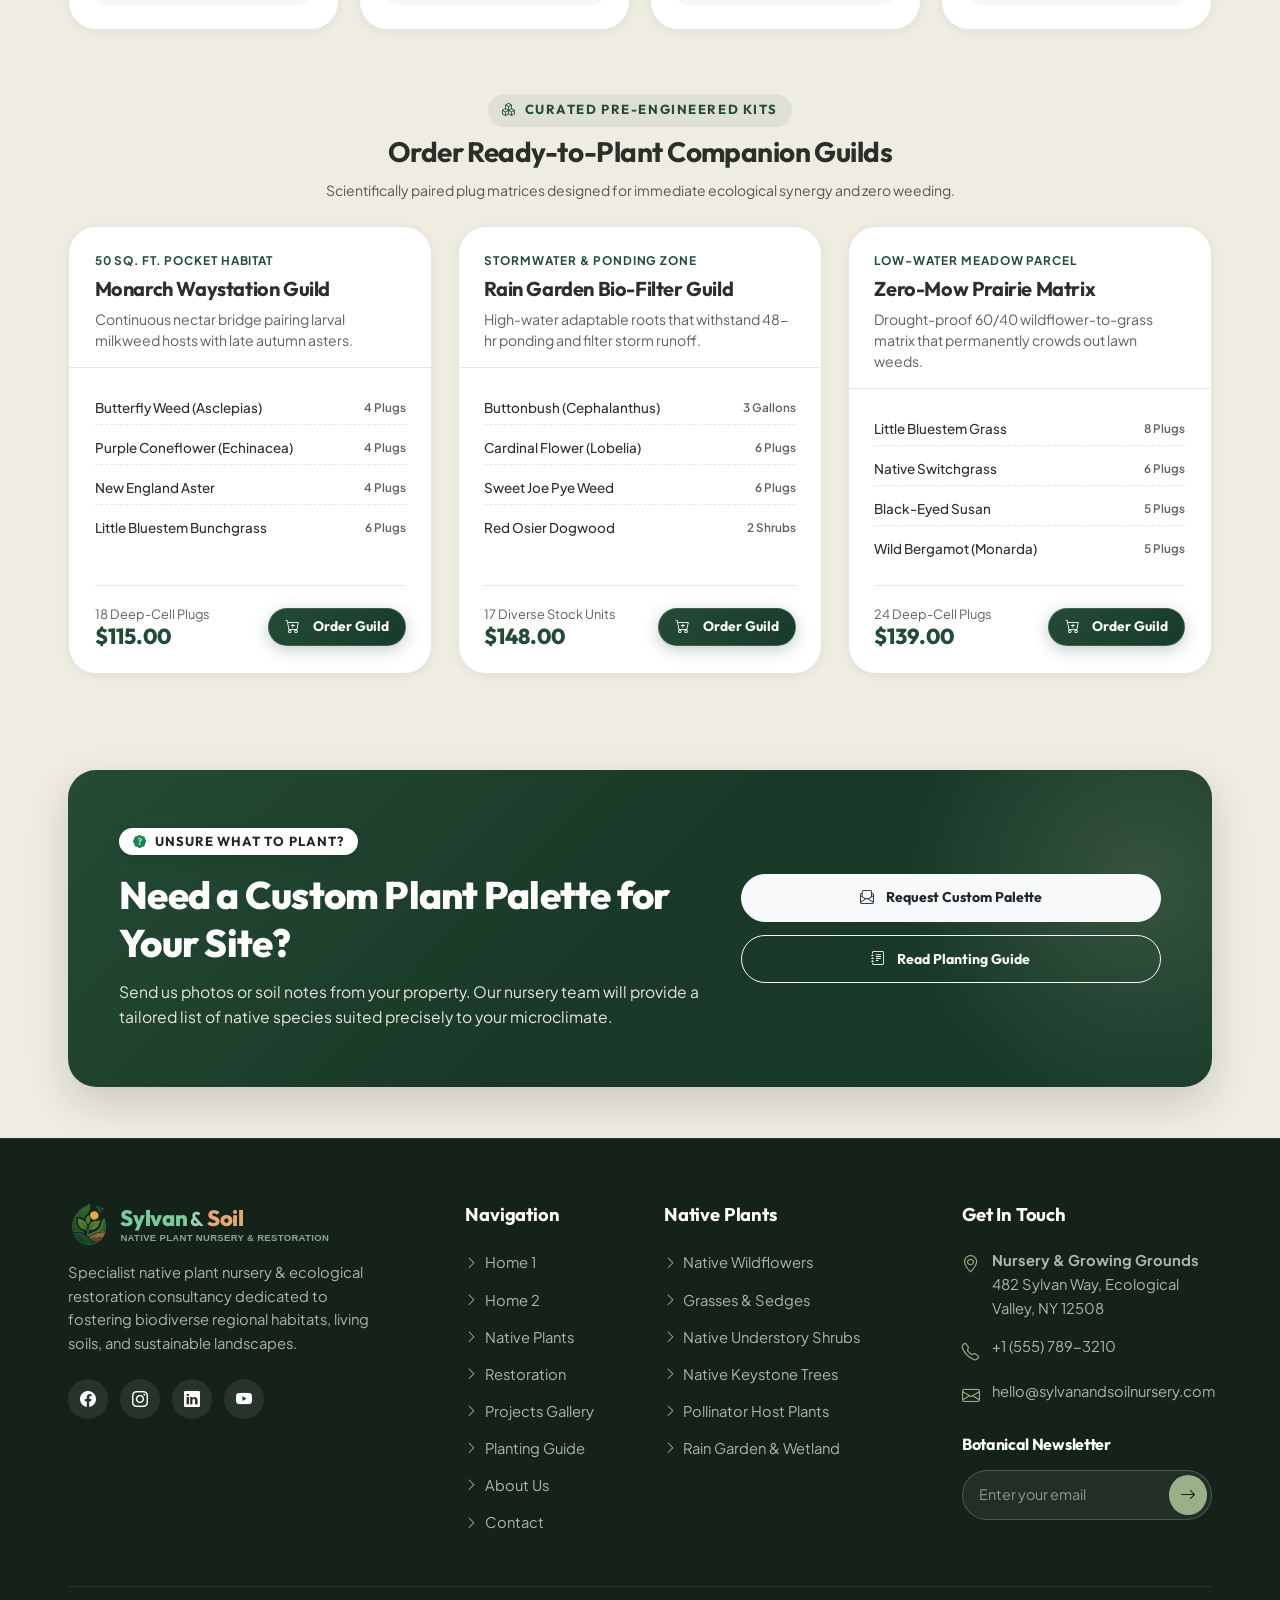
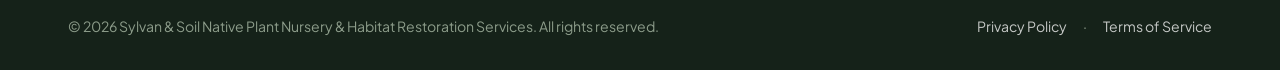
<file: products.html>
<!DOCTYPE html>
<html lang="en" data-bs-theme="light" dir="ltr">
<head>
  <meta charset="utf-8">
  <meta name="viewport" content="width=device-width, initial-scale=1">
  <title>Native Plants &amp; Nursery Catalog — Sylvan &amp; Soil</title>
  <meta name="description" content="Shop genetically diverse regional native wildflowers, grasses, sedges, shrubs, and keystone trees. Filter by region, sun, moisture, and habitat.">
  
  <link rel="icon" type="image/png" href="assets/images/favicon.png">

  <!-- Bootstrap 5 CSS -->
  <link href="https://cdn.jsdelivr.net/npm/bootstrap@5.3.3/dist/css/bootstrap.min.css" rel="stylesheet" id="mainBootstrapCss">
  <!-- Bootstrap Icons -->
  <link href="https://cdn.jsdelivr.net/npm/bootstrap-icons@1.11.3/font/bootstrap-icons.min.css" rel="stylesheet">
  
  <!-- Custom Core & Responsive Styles -->
  <link href="assets/css/style.css" rel="stylesheet">
  <link href="assets/css/responsive.css" rel="stylesheet">
</head>
<body>

  <!-- ================= ATTRACTIVE BOTANICAL PAGE LOADER ================= -->
  <div id="pageLoader" class="page-loader" aria-hidden="true">
    <div class="loader-container">
      <div class="loader-emblem-halo">
        <div class="loader-orbit-ring"></div>
        <div class="loader-pulse-glow"></div>
        <img src="assets/images/logo-emblem.png" alt="Sylvan &amp; Soil Logo Emblem" class="loader-emblem-art">
      </div>
      <div class="loader-brand-title">
        <span class="brand-sylvan">Sylvan</span><span class="brand-amp">&amp;</span><span class="brand-soil">Soil</span>
      </div>
      <div class="loader-tagline">Native Plant Nursery &amp; Habitat Restoration</div>
      <div class="loader-progress-track">
        <div class="loader-progress-bar"></div>
      </div>
    </div>
  </div>

    <!-- ================= HEADER & NAVIGATION ================= -->
  <header class="site-header">
    <nav class="navbar navbar-expand-xl">
      <div class="site-container">
        
        <!-- Brand Logo -->
        <a class="brand-logo" href="index.html">
          <img src="assets/images/logo-emblem.png" alt="Sylvan &amp; Soil Botanical Emblem" class="brand-emblem-art">
          <span class="brand-text-col">
            <span class="brand-heading"><span class="brand-sylvan">Sylvan</span> <span class="brand-amp">&amp;</span> <span class="brand-soil">Soil</span></span>
            <span class="brand-caption">Native Plant Nursery &amp; Restoration</span>
          </span>
        </a>

        <!-- Desktop Navigation Links (>= 1200px) -->
        <div class="collapse navbar-collapse justify-content-center d-none d-xl-flex" id="desktopNav">
          <ul class="navbar-nav align-items-center">
            <li class="nav-item dropdown">
              <a class="nav-link dropdown-toggle " href="#" role="button" data-bs-toggle="dropdown" aria-expanded="false">
                Home
              </a>
              <ul class="dropdown-menu">
                <li><a class="dropdown-item " href="index.html">Home 1 — Classic Nursery</a></li>
                <li><a class="dropdown-item " href="home-2.html">Home 2 — Ecological Restoration</a></li>
              </ul>
            </li>
            <li class="nav-item">
              <a class="nav-link " href="about.html">About Us</a>
            </li>
            <li class="nav-item">
              <a class="nav-link active" href="products.html">Native Plants</a>
            </li>
            <li class="nav-item">
              <a class="nav-link " href="habitat-restoration.html">Habitat Restoration</a>
            </li>
            <li class="nav-item">
              <a class="nav-link " href="projects.html">Projects</a>
            </li>
            <li class="nav-item">
              <a class="nav-link " href="planting-guide.html">Planting Guide</a>
            </li>
            <li class="nav-item">
              <a class="nav-link " href="contact.html">Contact</a>
            </li>
          </ul>
        </div>

        <!-- Header Actions: Theme, LTR/RTL, CTA, Mobile Trigger -->
        <div class="header-actions">
          <!-- LTR/RTL Toggle (Desktop Only) -->
          <button type="button" class="nav-dir-btn d-none d-xl-inline-flex" data-dir-switch aria-label="Toggle text direction (LTR / RTL)" title="Switch Layout Direction">
            <span class="dir-toggle-track">
              <span class="dir-toggle-opt dir-opt-ltr active">LTR</span>
              <span class="dir-toggle-opt dir-opt-rtl">RTL</span>
            </span>
          </button>

          <!-- Dark Mode Toggle (Desktop Only) -->
          <button type="button" class="nav-icon-btn d-none d-xl-inline-flex" data-theme-switch aria-label="Toggle light and dark mode" title="Toggle Theme">
            <i class="bi bi-moon-stars-fill"></i>
          </button>

          <!-- Desktop Consultation CTA (Desktop Only) -->
          <a class="btn-botanical btn-sm-botanical d-none d-xl-inline-flex" href="contact.html"><i class="bi bi-compass"></i> Consult</a>

          <!-- Mobile Menu Hamburger Trigger (Mobile & Tablet < 1200px Only) -->
          <button type="button" class="nav-icon-btn mobile-nav-trigger d-xl-none" data-bs-toggle="offcanvas" data-bs-target="#mobileMenu" aria-label="Open navigation menu">
            <i class="bi bi-list fs-4"></i>
          </button>
        </div>

      </div>
    </nav>
  </header>

      <!-- ================= MOBILE MENU OFFCANVAS ================= -->
  <div class="offcanvas offcanvas-end mobile-menu-offcanvas" tabindex="-1" id="mobileMenu" aria-labelledby="mobileMenuLabel">
    <div class="offcanvas-header border-bottom">
      <a class="brand-logo" href="index.html">
        <img src="assets/images/logo-emblem.png" alt="Sylvan &amp; Soil Botanical Emblem" class="brand-emblem-art">
        <span class="brand-text-col">
          <span class="brand-heading"><span class="brand-sylvan">Sylvan</span> <span class="brand-amp">&amp;</span> <span class="brand-soil">Soil</span></span>
          <span class="brand-caption">Native Plant Nursery &amp; Restoration</span>
        </span>
      </a>
      <button type="button" class="btn-close" data-bs-dismiss="offcanvas" aria-label="Close"></button>
    </div>
    <div class="offcanvas-body d-flex flex-column justify-content-between p-4">
      <div class="mobile-nav-wrapper">
        <ul class="navbar-nav gap-2">
          <li class="nav-item">
            <a class="mobile-nav-link d-flex align-items-center justify-content-between collapsed " data-bs-toggle="collapse" href="#mobileHomeSub" role="button" aria-expanded="false">
              <span><i class="bi bi-house-door me-2 text-forest"></i> Home</span>
              <i class="bi bi-chevron-down small"></i>
            </a>
            <div class="collapse" id="mobileHomeSub">
              <div class="ps-3 pt-2 pb-1 d-flex flex-column gap-1 border-start ms-3 my-1">
                <a class="mobile-sublink " href="index.html"><i class="bi bi-flower2 me-2"></i> Home 1 — Classic Nursery</a>
                <a class="mobile-sublink " href="home-2.html"><i class="bi bi-tree me-2"></i> Home 2 — Ecological Restoration</a>
              </div>
            </div>
          </li>
          <li class="nav-item">
            <a class="mobile-nav-link " href="about.html"><i class="bi bi-info-circle me-2 text-forest"></i> About Us</a>
          </li>
          <li class="nav-item">
            <a class="mobile-nav-link active" href="products.html"><i class="bi bi-grid me-2 text-forest"></i> Native Plants</a>
          </li>
          <li class="nav-item">
            <a class="mobile-nav-link " href="habitat-restoration.html"><i class="bi bi-shield-check me-2 text-forest"></i> Habitat Restoration</a>
          </li>
          <li class="nav-item">
            <a class="mobile-nav-link " href="projects.html"><i class="bi bi-images me-2 text-forest"></i> Projects</a>
          </li>
          <li class="nav-item">
            <a class="mobile-nav-link " href="planting-guide.html"><i class="bi bi-journal-bookmark me-2 text-forest"></i> Planting Guide</a>
          </li>
          <li class="nav-item">
            <a class="mobile-nav-link " href="contact.html"><i class="bi bi-envelope me-2 text-forest"></i> Contact</a>
          </li>
        </ul>
      </div>

      <!-- Mobile Actions Panel (Buttons Only, Perfectly Centered) -->
      <div class="mobile-menu-footer pt-3 border-top mt-4">
        <div class="mobile-controls-panel mb-3 d-flex align-items-center justify-content-center gap-3 py-2">
          <!-- Theme Toggle Button -->
          <button type="button" class="nav-icon-btn" data-theme-switch aria-label="Toggle light and dark mode" title="Toggle Theme">
            <i class="bi bi-moon-stars-fill"></i>
          </button>

          <!-- LTR / RTL Direction Toggle Button -->
          <button type="button" class="nav-dir-btn" data-dir-switch aria-label="Toggle text direction (LTR / RTL)" title="Switch Layout Direction">
            <span class="dir-toggle-track">
              <span class="dir-toggle-opt dir-opt-ltr active">LTR</span>
              <span class="dir-toggle-opt dir-opt-rtl">RTL</span>
            </span>
          </button>
        </div>

        <a class="btn-botanical w-100 justify-content-center py-2" href="contact.html">
          <i class="bi bi-compass"></i> Schedule Consultation
        </a>
      </div>
    </div>
  </div>

  <main>
    <!-- ================= SECTION 1: PRODUCTS HERO (SHARED .page-hero HEIGHT) ================= -->
    <section class="page-hero" style="background-image: url('assets/images/hero/hero-products-v2.jpg');" id="productsHero">
      <div class="page-hero-overlay"></div>
      <div class="site-container page-hero-content">
        <nav class="page-breadcrumb" aria-label="Breadcrumb">
          <a href="index.html">Home</a>
          <i class="bi bi-chevron-right small"></i>
          <span>Native Plant Catalog</span>
        </nav>
        <h1>Regional Native Plant Inventory</h1>
        <p class="lead">
          Genetically diverse wildflowers, bunchgrasses, understory shrubs, and trees cultivated in peat-free, chemical-free soils for immediate ecological success.
        </p>
      </div>
    </section>

    <!-- ================= SECTION 2: PRODUCT CATEGORIES ================= -->
    <section class="site-section bg-surface" id="productCategories">
      <div class="site-container">
        
        <div class="site-section-head text-center">
          <span class="site-eyebrow"><i class="bi bi-collection-fill"></i> Plant Families</span>
          <h2 class="display-5">Explore by Plant Type</h2>
          <p class="text-muted">Select an ecological category to focus your planting plan or habitat restoration project.</p>
          <div class="site-divider"></div>
        </div>

        <div class="product-type-filter-grid">

          <button type="button" class="type-filter-card active" data-quick-type="all">
            <span class="type-filter-icon"><i class="bi bi-grid-fill"></i></span>
            <div class="type-filter-info">
              <strong class="d-block font-display">All Varieties</strong>
              <small class="text-muted">15+ Native Ecotypes</small>
            </div>
            <i class="bi bi-check2 type-filter-check"></i>
          </button>

          <button type="button" class="type-filter-card" data-quick-type="wildflower">
            <span class="type-filter-icon"><i class="bi bi-flower2"></i></span>
            <div class="type-filter-info">
              <strong class="d-block font-display">Wildflowers</strong>
              <small class="text-muted">Nectar &amp; Host Forbs</small>
            </div>
            <i class="bi bi-arrow-right type-filter-check"></i>
          </button>

          <button type="button" class="type-filter-card" data-quick-type="grass">
            <span class="type-filter-icon"><i class="bi bi-bezier2"></i></span>
            <div class="type-filter-info">
              <strong class="d-block font-display">Grasses &amp; Sedges</strong>
              <small class="text-muted">Deep Root Soil Anchors</small>
            </div>
            <i class="bi bi-arrow-right type-filter-check"></i>
          </button>

          <button type="button" class="type-filter-card" data-quick-type="shrub">
            <span class="type-filter-icon"><i class="bi bi-tree"></i></span>
            <div class="type-filter-info">
              <strong class="d-block font-display">Native Shrubs</strong>
              <small class="text-muted">Fruiting Understory</small>
            </div>
            <i class="bi bi-arrow-right type-filter-check"></i>
          </button>

          <button type="button" class="type-filter-card" data-quick-type="tree">
            <span class="type-filter-icon"><i class="bi bi-tree-fill"></i></span>
            <div class="type-filter-info">
              <strong class="d-block font-display">Native Trees</strong>
              <small class="text-muted">Keystone Canopy Species</small>
            </div>
            <i class="bi bi-arrow-right type-filter-check"></i>
          </button>

          <button type="button" class="type-filter-card" data-quick-type="pollinator">
            <span class="type-filter-icon"><i class="bi bi-bug-fill"></i></span>
            <div class="type-filter-info">
              <strong class="d-block font-display">Pollinator Hosts</strong>
              <small class="text-muted">Monarch &amp; Native Bees</small>
            </div>
            <i class="bi bi-arrow-right type-filter-check"></i>
          </button>

          <button type="button" class="type-filter-card" data-quick-type="wetland">
            <span class="type-filter-icon"><i class="bi bi-droplet-fill"></i></span>
            <div class="type-filter-info">
              <strong class="d-block font-display">Wetland &amp; Water</strong>
              <small class="text-muted">Rain Garden Biofiltration</small>
            </div>
            <i class="bi bi-arrow-right type-filter-check"></i>
          </button>

          <button type="button" class="type-filter-card" data-quick-type="fern">
            <span class="type-filter-icon"><i class="bi bi-feather"></i></span>
            <div class="type-filter-info">
              <strong class="d-block font-display">Ferns &amp; Cover</strong>
              <small class="text-muted">Living Green Mulch</small>
            </div>
            <i class="bi bi-arrow-right type-filter-check"></i>
          </button>

        </div>

      </div>
    </section>
    <!-- ================= SECTION 3: NATIVE PLANT PRODUCT GRID ================= -->
    <section class="site-section bg-muted-soft" id="plantInventory">
      <div class="site-container">
        
        <div class="site-section-head text-center mb-4">
          <span class="site-eyebrow"><i class="bi bi-flower1"></i> Nursery Catalog</span>
          <h2 class="display-5">Individual Native Plant Varieties</h2>
          <p class="text-muted" id="filterResultCount">Showing all 15 native plant varieties with regional eco-region provenance</p>
          <div class="site-divider"></div>
        </div>

        <!-- 12 Unique Plant Cards -->
        <div class="product-grid" id="mainProductGrid">

          <!-- 1. Purple Coneflower -->
          <div class="product-card" data-product-card data-name="Purple Coneflower" data-botanical="Echinacea purpurea" data-type="wildflower pollinator" data-region="midwest northeast" data-sun="full-sun" data-moisture="dry medium" data-habitat="meadow garden">
            <div class="product-media">
              <img src="assets/images/products/echinacea-purpurea.jpg" alt="Purple Coneflower" loading="eager">
              <span class="product-badge badge-pollinator">Keystone</span>
            </div>
            <div class="product-body">
              <span class="product-species-tag">Wildflower &middot; Perennial</span>
              <h3 class="product-title">Purple Coneflower</h3>
              <div class="product-botanical-name">Echinacea purpurea</div>
              <p class="product-desc">Magnet for bumblebees and goldfinches; upright purple petals surrounding an orange spiky cone.</p>
              <div class="product-specs">
                <span class="spec-pill"><i class="bi bi-sun"></i> Full Sun</span>
                <span class="spec-pill"><i class="bi bi-droplet"></i> Dry / Medium</span>
                <span class="spec-pill"><i class="bi bi-geo-alt"></i> Midwest / East</span>
              </div>
              <div class="product-footer">
                <span class="product-price">$8.50</span>
                <a href="product-details.html" class="btn-botanical btn-sm-botanical">Details</a>
              </div>
            </div>
          </div>

          <!-- 2. Butterfly Weed -->
          <div class="product-card" data-product-card data-name="Butterfly Weed" data-botanical="Asclepias tuberosa" data-type="wildflower pollinator" data-region="midwest northeast southeast" data-sun="full-sun" data-moisture="dry" data-habitat="meadow garden">
            <div class="product-media">
              <img src="assets/images/products/asclepias-tuberosa.jpg" alt="Butterfly Weed" loading="eager">
              <span class="product-badge badge-pollinator">Monarch Host</span>
            </div>
            <div class="product-body">
              <span class="product-species-tag">Wildflower &middot; Milkweed</span>
              <h3 class="product-title">Butterfly Weed</h3>
              <div class="product-botanical-name">Asclepias tuberosa</div>
              <p class="product-desc">Vivid fiery orange blooms; critical caterpillar host for Monarch butterflies with zero maintenance needs.</p>
              <div class="product-specs">
                <span class="spec-pill"><i class="bi bi-sun"></i> Full Sun</span>
                <span class="spec-pill"><i class="bi bi-droplet"></i> Dry Sandy</span>
                <span class="spec-pill"><i class="bi bi-geo-alt"></i> Broad Native</span>
              </div>
              <div class="product-footer">
                <span class="product-price">$9.00</span>
                <a href="product-details.html" class="btn-botanical btn-sm-botanical">Details</a>
              </div>
            </div>
          </div>

          <!-- 3. Wild Bergamot -->
          <div class="product-card" data-product-card data-name="Wild Bergamot" data-botanical="Monarda fistulosa" data-type="wildflower pollinator" data-region="midwest northeast southeast" data-sun="full-sun part-sun" data-moisture="medium" data-habitat="meadow woodland">
            <div class="product-media">
              <img src="assets/images/products/monarda-fistulosa.jpg" alt="Wild Bergamot" loading="eager">
              <span class="product-badge">Aromatic Mint</span>
            </div>
            <div class="product-body">
              <span class="product-species-tag">Wildflower &middot; Mint Family</span>
              <h3 class="product-title">Wild Bergamot</h3>
              <div class="product-botanical-name">Monarda fistulosa</div>
              <p class="product-desc">Lavender pom-pom blooms with citrus mint foliage; major draw for hummingbirds and hawk moths.</p>
              <div class="product-specs">
                <span class="spec-pill"><i class="bi bi-sun"></i> Sun / Part Shade</span>
                <span class="spec-pill"><i class="bi bi-droplet"></i> Medium Moist</span>
                <span class="spec-pill"><i class="bi bi-geo-alt"></i> Eastern US</span>
              </div>
              <div class="product-footer">
                <span class="product-price">$8.00</span>
                <a href="product-details.html" class="btn-botanical btn-sm-botanical">Details</a>
              </div>
            </div>
          </div>

          <!-- 4. Little Bluestem -->
          <div class="product-card" data-product-card data-name="Little Bluestem" data-botanical="Schizachyrium scoparium" data-type="grass" data-region="midwest northeast southeast pacific-nw" data-sun="full-sun" data-moisture="dry medium" data-habitat="meadow garden">
            <div class="product-media">
              <img src="assets/images/products/schizachyrium-scoparium.jpg" alt="Little Bluestem" loading="eager">
              <span class="product-badge">Bunchgrass</span>
            </div>
            <div class="product-body">
              <span class="product-species-tag">Native Grass &middot; Perennial</span>
              <h3 class="product-title">Little Bluestem</h3>
              <div class="product-botanical-name">Schizachyrium scoparium</div>
              <p class="product-desc">Blue-green summer stems turning glowing mahogany copper in autumn with fluffy silver seedheads.</p>
              <div class="product-specs">
                <span class="spec-pill"><i class="bi bi-sun"></i> Full Sun</span>
                <span class="spec-pill"><i class="bi bi-droplet"></i> Dry / Poor Soils</span>
                <span class="spec-pill"><i class="bi bi-geo-alt"></i> Prairies</span>
              </div>
              <div class="product-footer">
                <span class="product-price">$7.50</span>
                <a href="product-details.html" class="btn-botanical btn-sm-botanical">Details</a>
              </div>
            </div>
          </div>

          <!-- 5. Black-Eyed Susan -->
          <div class="product-card" data-product-card data-name="Black-Eyed Susan" data-botanical="Rudbeckia hirta" data-type="wildflower pollinator" data-region="midwest northeast southeast" data-sun="full-sun" data-moisture="dry medium" data-habitat="meadow garden">
            <div class="product-media">
              <img src="assets/images/products/rudbeckia-hirta.jpg" alt="Black-Eyed Susan" loading="eager">
              <span class="product-badge">Rapid Colonizer</span>
            </div>
            <div class="product-body">
              <span class="product-species-tag">Wildflower &middot; Biennial</span>
              <h3 class="product-title">Black-Eyed Susan</h3>
              <div class="product-botanical-name">Rudbeckia hirta</div>
              <p class="product-desc">Cheerful golden-yellow rays surrounding dark central domes; fast blooming pioneer for new meadows.</p>
              <div class="product-specs">
                <span class="spec-pill"><i class="bi bi-sun"></i> Full Sun</span>
                <span class="spec-pill"><i class="bi bi-droplet"></i> Adaptable</span>
                <span class="spec-pill"><i class="bi bi-geo-alt"></i> Widespread</span>
              </div>
              <div class="product-footer">
                <span class="product-price">$7.00</span>
                <a href="product-details.html" class="btn-botanical btn-sm-botanical">Details</a>
              </div>
            </div>
          </div>

          <!-- 6. Cardinal Flower -->
          <div class="product-card" data-product-card data-name="Cardinal Flower" data-botanical="Lobelia cardinalis" data-type="wildflower wetland pollinator" data-region="northeast southeast midwest" data-sun="part-sun shade" data-moisture="wet medium" data-habitat="wetland woodland">
            <div class="product-media">
              <img src="assets/images/products/lobelia-cardinalis.jpg" alt="Cardinal Flower" loading="eager">
              <span class="product-badge badge-wetland">Riparian</span>
            </div>
            <div class="product-body">
              <span class="product-species-tag">Wetland &middot; Wildflower</span>
              <h3 class="product-title">Cardinal Flower</h3>
              <div class="product-botanical-name">Lobelia cardinalis</div>
              <p class="product-desc">Unmatched intense ruby scarlet flower spikes; number-one choice for ruby-throated hummingbirds.</p>
              <div class="product-specs">
                <span class="spec-pill"><i class="bi bi-sun"></i> Part Shade / Sun</span>
                <span class="spec-pill"><i class="bi bi-droplet"></i> Wet / Moist</span>
                <span class="spec-pill"><i class="bi bi-geo-alt"></i> Riparian</span>
              </div>
              <div class="product-footer">
                <span class="product-price">$9.50</span>
                <a href="product-details.html" class="btn-botanical btn-sm-botanical">Details</a>
              </div>
            </div>
          </div>

          <!-- 7. Red Osier Dogwood -->
          <div class="product-card" data-product-card data-name="Red Osier Dogwood" data-botanical="Cornus sericea" data-type="shrub wetland" data-region="midwest northeast pacific-nw" data-sun="full-sun part-sun" data-moisture="wet medium" data-habitat="wetland woodland">
            <div class="product-media">
              <img src="assets/images/products/cornus-sericea.jpg" alt="Red Osier Dogwood" loading="eager">
              <span class="product-badge">Winter Color</span>
            </div>
            <div class="product-body">
              <span class="product-species-tag">Native Shrub &middot; Deciduous</span>
              <h3 class="product-title">Red Osier Dogwood</h3>
              <div class="product-botanical-name">Cornus sericea</div>
              <p class="product-desc">Fiery coral-red winter stems, cream summer flowers, and high-fat white berries for over-wintering birds.</p>
              <div class="product-specs">
                <span class="spec-pill"><i class="bi bi-sun"></i> Sun to Shade</span>
                <span class="spec-pill"><i class="bi bi-droplet"></i> Moist to Wet</span>
                <span class="spec-pill"><i class="bi bi-geo-alt"></i> Northern Range</span>
              </div>
              <div class="product-footer">
                <span class="product-price">$16.00</span>
                <a href="product-details.html" class="btn-botanical btn-sm-botanical">Details</a>
              </div>
            </div>
          </div>

          <!-- 8. Pennsylvania Sedge -->
          <div class="product-card" data-product-card data-name="Pennsylvania Sedge" data-botanical="Carex pensylvanica" data-type="grass" data-region="northeast midwest" data-sun="part-sun shade" data-moisture="dry medium" data-habitat="woodland garden">
            <div class="product-media">
              <img src="assets/images/products/carex-pensylvanica.jpg" alt="Pennsylvania Sedge" loading="eager">
              <span class="product-badge">Living Lawn</span>
            </div>
            <div class="product-body">
              <span class="product-species-tag">Sedge &middot; Graminoid</span>
              <h3 class="product-title">Pennsylvania Sedge</h3>
              <div class="product-botanical-name">Carex pensylvanica</div>
              <p class="product-desc">Soft weeping grass-like groundcover that creates a low-mow green carpet under deciduous tree shade.</p>
              <div class="product-specs">
                <span class="spec-pill"><i class="bi bi-sun"></i> Partial to Full Shade</span>
                <span class="spec-pill"><i class="bi bi-droplet"></i> Dry to Medium</span>
                <span class="spec-pill"><i class="bi bi-geo-alt"></i> Deciduous Woods</span>
              </div>
              <div class="product-footer">
                <span class="product-price">$6.75</span>
                <a href="product-details.html" class="btn-botanical btn-sm-botanical">Details</a>
              </div>
            </div>
          </div>

          <!-- 9. Eastern Redbud -->
          <div class="product-card" data-product-card data-name="Eastern Redbud" data-botanical="Cercis canadensis" data-type="tree pollinator" data-region="midwest northeast southeast" data-sun="full-sun part-sun" data-moisture="medium" data-habitat="woodland garden">
            <div class="product-media">
              <img src="assets/images/products/cercis-canadensis.jpg" alt="Eastern Redbud" loading="eager">
              <span class="product-badge">Understory Tree</span>
            </div>
            <div class="product-body">
              <span class="product-species-tag">Native Tree &middot; Flowering</span>
              <h3 class="product-title">Eastern Redbud</h3>
              <div class="product-botanical-name">Cercis canadensis</div>
              <p class="product-desc">Magenta pea-like flowers blooming directly on bare branches in April; heart-shaped foliage and butterfly forage.</p>
              <div class="product-specs">
                <span class="spec-pill"><i class="bi bi-sun"></i> Sun / Part Shade</span>
                <span class="spec-pill"><i class="bi bi-droplet"></i> Well-Drained</span>
                <span class="spec-pill"><i class="bi bi-geo-alt"></i> Eastern US</span>
              </div>
              <div class="product-footer">
                <span class="product-price">$38.00</span>
                <a href="product-details.html" class="btn-botanical btn-sm-botanical">Details</a>
              </div>
            </div>
          </div>

          <!-- 10. Buttonbush -->
          <div class="product-card" data-product-card data-name="Buttonbush" data-botanical="Cephalanthus occidentalis" data-type="shrub wetland pollinator" data-region="midwest northeast southeast" data-sun="full-sun part-sun" data-moisture="wet" data-habitat="wetland">
            <div class="product-media">
              <img src="assets/images/products/cephalanthus-occidentalis.jpg" alt="Buttonbush" loading="eager">
              <span class="product-badge badge-wetland">Water Cleanser</span>
            </div>
            <div class="product-body">
              <span class="product-species-tag">Wetland Shrub &middot; Deciduous</span>
              <h3 class="product-title">Buttonbush</h3>
              <div class="product-botanical-name">Cephalanthus occidentalis</div>
              <p class="product-desc">Unique spherical pincushion flowers with sweet nectar; stabilizes muddy banks and tolerates standing water.</p>
              <div class="product-specs">
                <span class="spec-pill"><i class="bi bi-sun"></i> Full Sun / Part Sun</span>
                <span class="spec-pill"><i class="bi bi-droplet"></i> Wet / Saturated</span>
                <span class="spec-pill"><i class="bi bi-geo-alt"></i> Pond Edges</span>
              </div>
              <div class="product-footer">
                <span class="product-price">$18.50</span>
                <a href="product-details.html" class="btn-botanical btn-sm-botanical">Details</a>
              </div>
            </div>
          </div>

          <!-- 11. New England Aster -->
          <div class="product-card" data-product-card data-name="New England Aster" data-botanical="Symphyotrichum novae-angliae" data-type="wildflower pollinator" data-region="midwest northeast southeast" data-sun="full-sun" data-moisture="medium wet" data-habitat="meadow garden">
            <div class="product-media">
              <img src="assets/images/products/symphyotrichum-novae.jpg" alt="New England Aster" loading="eager">
              <span class="product-badge badge-pollinator">Late Autumn Fuel</span>
            </div>
            <div class="product-body">
              <span class="product-species-tag">Wildflower &middot; Perennial</span>
              <h3 class="product-title">New England Aster</h3>
              <div class="product-botanical-name">Symphyotrichum novae-angliae</div>
              <p class="product-desc">Rich violet blooms with golden centers in September and October; critical fuel for southward migrating monarchs.</p>
              <div class="product-specs">
                <span class="spec-pill"><i class="bi bi-sun"></i> Full Sun</span>
                <span class="spec-pill"><i class="bi bi-droplet"></i> Medium to Moist</span>
                <span class="spec-pill"><i class="bi bi-geo-alt"></i> Northeast / Midwest</span>
              </div>
              <div class="product-footer">
                <span class="product-price">$8.50</span>
                <a href="product-details.html" class="btn-botanical btn-sm-botanical">Details</a>
              </div>
            </div>
          </div>

          <!-- 12. Joe Pye Weed -->
          <div class="product-card" data-product-card data-name="Joe Pye Weed" data-botanical="Eutrochium purpureum" data-type="wildflower wetland pollinator" data-region="midwest northeast southeast" data-sun="full-sun part-sun" data-moisture="medium wet" data-habitat="meadow wetland">
            <div class="product-media">
              <img src="assets/images/products/eutrochium-purpureum.jpg" alt="Joe Pye Weed" loading="eager">
              <span class="product-badge">Architectural</span>
            </div>
            <div class="product-body">
              <span class="product-species-tag">Wildflower &middot; Tall Perennial</span>
              <h3 class="product-title">Sweet Joe Pye Weed</h3>
              <div class="product-botanical-name">Eutrochium purpureum</div>
              <p class="product-desc">Stately 6-foot perennial crowned with vanilla-scented mauve domes; swallowtail butterfly favorite.</p>
              <div class="product-specs">
                <span class="spec-pill"><i class="bi bi-sun"></i> Full Sun / Part Sun</span>
                <span class="spec-pill"><i class="bi bi-droplet"></i> Moist / Wet</span>
                <span class="spec-pill"><i class="bi bi-geo-alt"></i> Riparian / Prairie</span>
              </div>
              <div class="product-footer">
                <span class="product-price">$9.50</span>
                <a href="product-details.html" class="btn-botanical btn-sm-botanical">Details</a>
              </div>
            </div>
          </div>

          <!-- 13. Switchgrass -->
          <div class="product-card" data-product-card data-name="Switchgrass" data-botanical="Panicum virgatum" data-type="grass pollinator wetland" data-region="midwest northeast southeast" data-sun="full-sun" data-moisture="dry medium wet" data-habitat="meadow garden wetland">
            <div class="product-media">
              <img src="assets/images/products/panicum-virgatum.jpg" alt="Switchgrass" loading="eager">
              <span class="product-badge">Prairie Pillar</span>
            </div>
            <div class="product-body">
              <span class="product-species-tag">Warm-Season Grass &middot; Perennial</span>
              <h3 class="product-title">Native Switchgrass</h3>
              <div class="product-botanical-name">Panicum virgatum</div>
              <p class="product-desc">Architectural golden cloud panicles providing dense winter shelter and high-energy seeds for songbirds with deep taproots.</p>
              <div class="product-specs">
                <span class="spec-pill"><i class="bi bi-sun"></i> Full Sun</span>
                <span class="spec-pill"><i class="bi bi-droplet"></i> Dry to Wet</span>
                <span class="spec-pill"><i class="bi bi-geo-alt"></i> Native Prairie</span>
              </div>
              <div class="product-footer">
                <span class="product-price">$7.95</span>
                <a href="product-details.html" class="btn-botanical btn-sm-botanical">Details</a>
              </div>
            </div>
          </div>

          <!-- 14. Northern Spicebush -->
          <div class="product-card" data-product-card data-name="Northern Spicebush" data-botanical="Lindera benzoin" data-type="shrub pollinator wetland" data-region="midwest northeast southeast" data-sun="part-sun shade" data-moisture="medium wet" data-habitat="woodland wetland">
            <div class="product-media">
              <img src="assets/images/products/lindera-benzoin.jpg" alt="Northern Spicebush" loading="eager">
              <span class="product-badge badge-pollinator">Swallowtail Host</span>
            </div>
            <div class="product-body">
              <span class="product-species-tag">Deciduous Shrub &middot; Native</span>
              <h3 class="product-title">Northern Spicebush</h3>
              <div class="product-botanical-name">Lindera benzoin</div>
              <p class="product-desc">Aromatic foliage, early yellow spring blossoms, and lipid-rich scarlet autumn berries vital for migrating thrushes and catbirds.</p>
              <div class="product-specs">
                <span class="spec-pill"><i class="bi bi-sun"></i> Part Sun / Shade</span>
                <span class="spec-pill"><i class="bi bi-droplet"></i> Moist to Wet</span>
                <span class="spec-pill"><i class="bi bi-geo-alt"></i> Forest Understory</span>
              </div>
              <div class="product-footer">
                <span class="product-price">$16.50</span>
                <a href="product-details.html" class="btn-botanical btn-sm-botanical">Details</a>
              </div>
            </div>
          </div>

          <!-- 15. Christmas Fern -->
          <div class="product-card" data-product-card data-name="Christmas Fern" data-botanical="Polystichum acrostichoides" data-type="fern" data-region="midwest northeast southeast" data-sun="part-sun shade" data-moisture="medium dry" data-habitat="woodland">
            <div class="product-media">
              <img src="assets/images/products/polystichum-acrostichoides.jpg" alt="Christmas Fern" loading="eager">
              <span class="product-badge">Evergreen Cover</span>
            </div>
            <div class="product-body">
              <span class="product-species-tag">Evergreen Fern &middot; Groundcover</span>
              <h3 class="product-title">Christmas Fern</h3>
              <div class="product-botanical-name">Polystichum acrostichoides</div>
              <p class="product-desc">Glossy deep green leathery fronds that persist under heavy snow; stabilizes shaded slopes and prevents woodland soil erosion.</p>
              <div class="product-specs">
                <span class="spec-pill"><i class="bi bi-sun"></i> Part Shade / Shade</span>
                <span class="spec-pill"><i class="bi bi-droplet"></i> Mesic to Dry</span>
                <span class="spec-pill"><i class="bi bi-geo-alt"></i> Slope Stabilizer</span>
              </div>
              <div class="product-footer">
                <span class="product-price">$11.00</span>
                <a href="product-details.html" class="btn-botanical btn-sm-botanical">Details</a>
              </div>
            </div>
          </div>

        </div>

        <!-- Empty State (Shown when no filter matches) -->
        <div id="filterEmptyState" class="filter-empty-state d-none mt-4">
          <div class="filter-empty-icon"><i class="bi bi-tree"></i></div>
          <h3 class="h4">No matching native plants found</h3>
          <p class="text-muted">Try relaxing your filter parameters or search term to discover other suitable species.</p>
          <button type="button" id="emptyResetBtn" class="btn-botanical btn-sm-botanical">Reset All Filters</button>
        </div>

      </div>
    </section>

    <!-- ================= SECTION 5: ECO-REGION SEED PROVENANCE & NURSERY STANDARDS CONSOLE ================= -->
    <section class="site-section bg-surface" id="provenanceStandards">
      <div class="site-container">
        
        <div class="site-section-head text-center mb-5">
          <span class="site-eyebrow"><i class="bi bi-compass-fill"></i> Provenance Integrity</span>
          <h2 class="display-5">Certified Seed Provenance &amp; Nursery Standards</h2>
          <p class="text-muted">Explore how our strict regional ecotype sourcing and peat-free propagation guarantee landscape survival.</p>
          <div class="site-divider"></div>
        </div>

        <div class="row g-4 align-items-stretch">
          
          <!-- Left: Diagnostic Provenance Terminal -->
          <div class="col-lg-5 d-flex">
            <div class="provenance-terminal-card w-100">
              <!-- Diagnostic Console Eyebrow Label -->
              <span class="site-eyebrow mb-3"><i class="bi bi-cpu-fill"></i> Eco-Zone Diagnostic Console</span>
              <h3 class="h4 mb-2 font-display">Select Target Eco-Region</h3>
              <p class="text-muted small mb-3">Inspect germplasm collection radius and mycorrhizal profile for your local bioregion.</p>

              <!-- Interactive Zone Switcher Buttons -->
              <div class="provenance-zone-nav">
                <button type="button" class="provenance-zone-btn active" data-zone-key="glacial">Glacial Till (Midwest)</button>
                <button type="button" class="provenance-zone-btn" data-zone-key="alluvial">Alluvial Basin (Northeast)</button>
                <button type="button" class="provenance-zone-btn" data-zone-key="coastal">Coastal Sand (Southeast)</button>
                <button type="button" class="provenance-zone-btn" data-zone-key="montane">Northern Margin (Boreal)</button>
              </div>

              <!-- Live Metrics Panel -->
              <div class="provenance-metrics-panel">
                <h4 class="h6 font-display text-success mb-3" id="zoneDisplayTitle">Zone 5a-6b: Glacial Drift &amp; Till (Midwest)</h4>
                
                <div class="provenance-metric-row">
                  <span class="provenance-metric-label">Collection Radius:</span>
                  <strong id="zoneDisplayRadius" class="provenance-metric-val">&lt; 45 Miles from Parent Colony</strong>
                </div>
                <div class="provenance-metric-row">
                  <span class="provenance-metric-label">Germplasm Purity:</span>
                  <strong id="zoneDisplayPurity" class="provenance-metric-val">100% Open-Pollinated Wild Ecotype</strong>
                </div>
                <div class="provenance-metric-row">
                  <span class="provenance-metric-label">Resilience Rating:</span>
                  <strong id="zoneDisplayResilience" class="provenance-metric-val">99.4% Genetic Diversity Score</strong>
                </div>
                <div class="provenance-metric-row">
                  <span class="provenance-metric-label">Mycorrhizal Fungi:</span>
                  <strong id="zoneDisplayFungi" class="provenance-metric-val">Glomus intraradices &amp; Funneliformis</strong>
                </div>
              </div>

              <div class="d-flex align-items-center justify-content-between text-muted small mt-auto pt-2 border-top border-subtle">
                <span id="zoneDisplayBatch" class="font-monospace fw-semibold text-success">BATCH: ECO-2026-GLACIAL-TILL</span>
                <span><i class="bi bi-patch-check-fill text-success me-1"></i> Lab Certified</span>
              </div>
            </div>
          </div>

          <!-- Right: 4-Pillar Architectural Nursery Standards -->
          <div class="col-lg-7">
            <div class="nursery-standards-grid">
              
              <!-- Tile 1 -->
              <div class="nursery-standard-tile">
                <div class="standard-tile-icon"><i class="bi bi-recycle"></i></div>
                <span class="standard-tile-badge">100% Peat-Free Substrate</span>
                <h4 class="standard-tile-title">Zero Bog Harvesting</h4>
                <p class="standard-tile-desc">Cultivated exclusively in aged regional pine bark, mature leaf compost, and coarse river sand to preserve ancient carbon sinks.</p>
              </div>

              <!-- Tile 2 -->
              <div class="nursery-standard-tile">
                <div class="standard-tile-icon"><i class="bi bi-shield-shaded"></i></div>
                <span class="standard-tile-badge">Neonicotinoid Zero</span>
                <h4 class="standard-tile-title">100% Pollinator Safe</h4>
                <p class="standard-tile-desc">Zero systemic insecticides or synthetic foliar sprays ever used, ensuring immediate safety for feeding monarchs and solitary bees.</p>
              </div>

              <!-- Tile 3 -->
              <div class="nursery-standard-tile">
                <div class="standard-tile-icon"><i class="bi bi-bezier"></i></div>
                <span class="standard-tile-badge">Deep-Cell Architecture</span>
                <h4 class="standard-tile-title">Air-Pruned Taproots</h4>
                <p class="standard-tile-desc">Propagated in 5-inch conical deep-cell plugs with vertical root-directing ribs that completely prevent root circling and promote deep anchoring.</p>
              </div>

              <!-- Tile 4 -->
              <div class="nursery-standard-tile">
                <div class="standard-tile-icon"><i class="bi bi-tree"></i></div>
                <span class="standard-tile-badge">Living Biology</span>
                <h4 class="standard-tile-title">Mycorrhizal Inoculation</h4>
                <p class="standard-tile-desc">Roots are pre-colonized with native fungal spores to dramatically enhance moisture uptake and mineral extraction during transplanting.</p>
              </div>

            </div>
          </div>

        </div>

      </div>
    </section>

    <!-- ================= SECTION 6: 4-SEASON PHENOLOGY CALENDAR & COMPANION GUILDS ================= -->
    <section class="site-section bg-muted-soft" id="phenologyGuilds">
      <div class="site-container">
        
        <div class="site-section-head text-center mb-5">
          <span class="site-eyebrow"><i class="bi bi-calendar3-range-fill"></i> Phenology Matrix</span>
          <h2 class="display-5">The 4-Season Living Landscape Calendar</h2>
          <p class="text-muted">Native plants bloom in orchestrated natural sequences, ensuring zero nectar gaps for wildlife throughout the year.</p>
          <div class="site-divider"></div>
        </div>

        <!-- 4-Season Connected Timeline Grid -->
        <div class="phenology-timeline-grid">
          
          <!-- Season 1 -->
          <div class="phenology-season-card">
            <div class="season-top-bar">
              <span class="season-badge spring">Phase 01</span>
              <span class="season-months">April &ndash; May</span>
            </div>
            <h3 class="season-title">Spring Awakening</h3>
            <span class="season-wildlife-target"><i class="bi bi-bug me-1"></i> Queen Bumblebee Emergence</span>
            <p class="text-muted small mb-3">Critical high-sugar nectar sources during cold spring mornings when few other flowers bloom.</p>
            <div class="season-bloomers-box">
              <span class="season-bloomers-label">Key Bloomers</span>
              <span class="season-plant-tag">Eastern Redbud</span>
              <span class="season-plant-tag">Carex Sedge</span>
              <span class="season-plant-tag">Christmas Fern</span>
            </div>
          </div>

          <!-- Season 2 -->
          <div class="phenology-season-card">
            <div class="season-top-bar">
              <span class="season-badge early-summer">Phase 02</span>
              <span class="season-months">June &ndash; July</span>
            </div>
            <h3 class="season-title">Early Summer Zenith</h3>
            <span class="season-wildlife-target"><i class="bi bi-flower2 me-1"></i> Swallowtail &amp; Native Bee Peak</span>
            <p class="text-muted small mb-3">Abundant floral diversity providing pollen and specialized host foliage for larval butterflies.</p>
            <div class="season-bloomers-box">
              <span class="season-bloomers-label">Key Bloomers</span>
              <span class="season-plant-tag">Purple Coneflower</span>
              <span class="season-plant-tag">Butterfly Weed</span>
              <span class="season-plant-tag">Wild Bergamot</span>
            </div>
          </div>

          <!-- Season 3 -->
          <div class="phenology-season-card">
            <div class="season-top-bar">
              <span class="season-badge late-summer">Phase 03</span>
              <span class="season-months">August</span>
            </div>
            <h3 class="season-title">Late Summer Heat</h3>
            <span class="season-wildlife-target"><i class="bi bi-droplet-half me-1"></i> Drought-Resilient Forage</span>
            <p class="text-muted small mb-3">Deep-rooted prairies and riparian shrubs thriving through scorching summer heat without irrigation.</p>
            <div class="season-bloomers-box">
              <span class="season-bloomers-label">Key Bloomers</span>
              <span class="season-plant-tag">Black-Eyed Susan</span>
              <span class="season-plant-tag">Buttonbush</span>
              <span class="season-plant-tag">Cardinal Flower</span>
            </div>
          </div>

          <!-- Season 4 -->
          <div class="phenology-season-card">
            <div class="season-top-bar">
              <span class="season-badge autumn-winter">Phase 04</span>
              <span class="season-months">Sept &ndash; Winter</span>
            </div>
            <h3 class="season-title">Autumn Migration</h3>
            <span class="season-wildlife-target"><i class="bi bi-compass me-1"></i> Monarch Fuel &amp; Bird Seeds</span>
            <p class="text-muted small mb-3">Crucial pre-migration lipid replenishment and standing winter seedheads feeding goldfinches.</p>
            <div class="season-bloomers-box">
              <span class="season-bloomers-label">Key Bloomers</span>
              <span class="season-plant-tag">New England Aster</span>
              <span class="season-plant-tag">Sweet Joe Pye</span>
              <span class="season-plant-tag">Switchgrass</span>
            </div>
          </div>

        </div>

        <!-- Curated Companion Guild Kits Header -->
        <div class="text-center mb-4 pt-3">
          <span class="site-eyebrow"><i class="bi bi-boxes"></i> Curated Pre-Engineered Kits</span>
          <h3 class="h3 font-display">Order Ready-to-Plant Companion Guilds</h3>
          <p class="text-muted small">Scientifically paired plug matrices designed for immediate ecological synergy and zero weeding.</p>
        </div>

        <!-- Companion Guild Bundles Grid (3-column) -->
        <div class="guild-bundle-grid">
          
          <!-- Guild 1 -->
          <div class="guild-bundle-card">
            <div class="guild-bundle-header">
              <span class="guild-coverage-tag">50 Sq. Ft. Pocket Habitat</span>
              <h4 class="guild-bundle-title">Monarch Waystation Guild</h4>
              <p class="guild-bundle-desc">Continuous nectar bridge pairing larval milkweed hosts with late autumn asters.</p>
            </div>
            <div class="guild-bundle-body">
              <ul class="guild-species-list">
                <li class="guild-species-item"><span>Butterfly Weed (Asclepias)</span> <small>4 Plugs</small></li>
                <li class="guild-species-item"><span>Purple Coneflower (Echinacea)</span> <small>4 Plugs</small></li>
                <li class="guild-species-item"><span>New England Aster</span> <small>4 Plugs</small></li>
                <li class="guild-species-item"><span>Little Bluestem Bunchgrass</span> <small>6 Plugs</small></li>
              </ul>
              <div class="guild-bundle-footer">
                <div class="guild-bundle-info">
                  <small class="guild-bundle-units text-muted d-block">18 Deep-Cell Plugs</small>
                  <span class="guild-price">$115.00</span>
                </div>
                <a href="contact.html?guild=monarch" class="btn btn-sm btn-botanical guild-order-btn rounded-pill px-3">
                  <i class="bi bi-cart-plus me-1"></i> Order Guild
                </a>
              </div>
            </div>
          </div>

          <!-- Guild 2 -->
          <div class="guild-bundle-card">
            <div class="guild-bundle-header">
              <span class="guild-coverage-tag">Stormwater &amp; Ponding Zone</span>
              <h4 class="guild-bundle-title">Rain Garden Bio-Filter Guild</h4>
              <p class="guild-bundle-desc">High-water adaptable roots that withstand 48-hr ponding and filter storm runoff.</p>
            </div>
            <div class="guild-bundle-body">
              <ul class="guild-species-list">
                <li class="guild-species-item"><span>Buttonbush (Cephalanthus)</span> <small>3 Gallons</small></li>
                <li class="guild-species-item"><span>Cardinal Flower (Lobelia)</span> <small>6 Plugs</small></li>
                <li class="guild-species-item"><span>Sweet Joe Pye Weed</span> <small>6 Plugs</small></li>
                <li class="guild-species-item"><span>Red Osier Dogwood</span> <small>2 Shrubs</small></li>
              </ul>
              <div class="guild-bundle-footer">
                <div class="guild-bundle-info">
                  <small class="guild-bundle-units text-muted d-block">17 Diverse Stock Units</small>
                  <span class="guild-price">$148.00</span>
                </div>
                <a href="contact.html?guild=bioswale" class="btn btn-sm btn-botanical guild-order-btn rounded-pill px-3">
                  <i class="bi bi-cart-plus me-1"></i> Order Guild
                </a>
              </div>
            </div>
          </div>

          <!-- Guild 3 -->
          <div class="guild-bundle-card">
            <div class="guild-bundle-header">
              <span class="guild-coverage-tag">Low-Water Meadow Parcel</span>
              <h4 class="guild-bundle-title">Zero-Mow Prairie Matrix</h4>
              <p class="guild-bundle-desc">Drought-proof 60/40 wildflower-to-grass matrix that permanently crowds out lawn weeds.</p>
            </div>
            <div class="guild-bundle-body">
              <ul class="guild-species-list">
                <li class="guild-species-item"><span>Little Bluestem Grass</span> <small>8 Plugs</small></li>
                <li class="guild-species-item"><span>Native Switchgrass</span> <small>6 Plugs</small></li>
                <li class="guild-species-item"><span>Black-Eyed Susan</span> <small>5 Plugs</small></li>
                <li class="guild-species-item"><span>Wild Bergamot (Monarda)</span> <small>5 Plugs</small></li>
              </ul>
              <div class="guild-bundle-footer">
                <div class="guild-bundle-info">
                  <small class="guild-bundle-units text-muted d-block">24 Deep-Cell Plugs</small>
                  <span class="guild-price">$139.00</span>
                </div>
                <a href="contact.html?guild=prairie" class="btn btn-sm btn-botanical guild-order-btn rounded-pill px-3">
                  <i class="bi bi-cart-plus me-1"></i> Order Guild
                </a>
              </div>
            </div>
          </div>

        </div>

      </div>
    </section>

    <!-- ================= SECTION 5: PLANT SELECTION CTA & COMPREHENSIVE FOOTER ================= -->
    <section class="site-section section-cta bg-muted-soft" id="plantSelectionCta">
      <div class="site-container">
        
        <div class="cta-banner">
          <div class="row align-items-center justify-content-between g-4 position-relative" style="z-index: 2;">
            <div class="col-lg-7">
              <span class="badge bg-white text-dark font-display rounded-pill mb-2 d-inline-flex align-items-center gap-2" style="padding: 0.35rem 0.85rem; font-size: 0.82rem; letter-spacing: 0.08em; text-transform: uppercase;">
                <i class="bi bi-patch-question-fill text-success"></i> Unsure What to Plant?
              </span>
              <h2>Need a Custom Plant Palette for Your Site?</h2>
              <p>
                Send us photos or soil notes from your property. Our nursery team will provide a tailored list of native species suited precisely to your microclimate.
              </p>
            </div>
            <div class="col-lg-5 text-lg-end">
              <div class="cta-banner-btns">
                <a href="contact.html" class="btn btn-light text-dark fw-bold rounded-pill">
                  <i class="bi bi-envelope-paper me-1"></i> Request Custom Palette
                </a>
                <a href="planting-guide.html" class="btn btn-outline-light fw-bold rounded-pill">
                  <i class="bi bi-journal-text me-1"></i> Read Planting Guide
                </a>
              </div>
            </div>
          </div>
        </div>

      </div>
    </section>
  </main>

  <!-- ================= COMPREHENSIVE FOOTER ================= -->
  <footer class="site-footer">
    <div class="site-container">
      <div class="row g-4 g-lg-5">
        
        <div class="col-lg-4">
          <a class="brand-logo text-white mb-3 d-inline-flex" href="index.html">
            <img src="assets/images/logo-emblem.png" alt="Sylvan &amp; Soil Botanical Emblem" class="brand-emblem-art">
            <span class="brand-text-col">
              <span class="brand-heading"><span class="brand-sylvan">Sylvan</span> <span class="brand-amp">&amp;</span> <span class="brand-soil">Soil</span></span>
              <span class="brand-caption">Native Plant Nursery &amp; Restoration</span>
            </span>
          </a>
          <p class="footer-brand-desc">
            Specialist native plant nursery &amp; ecological restoration consultancy dedicated to fostering biodiverse regional habitats, living soils, and sustainable landscapes.
          </p>
          <div class="footer-social-wrap" aria-label="Social connections">
            <a href="https://facebook.com" class="social-circle" aria-label="Facebook" target="_blank" rel="noopener"><i class="bi bi-facebook"></i></a>
            <a href="https://instagram.com" class="social-circle" aria-label="Instagram" target="_blank" rel="noopener"><i class="bi bi-instagram"></i></a>
            <a href="https://linkedin.com" class="social-circle" aria-label="LinkedIn" target="_blank" rel="noopener"><i class="bi bi-linkedin"></i></a>
            <a href="https://youtube.com" class="social-circle" aria-label="YouTube" target="_blank" rel="noopener"><i class="bi bi-youtube"></i></a>
          </div>
        </div>

        <div class="col-sm-6 col-lg-2">
          <h5>Navigation</h5>
          <ul class="footer-links">
            <li><a href="index.html" class="footer-link"><i class="bi bi-chevron-right small"></i> Home 1</a></li>
            <li><a href="home-2.html" class="footer-link"><i class="bi bi-chevron-right small"></i> Home 2</a></li>
            <li><a href="products.html" class="footer-link"><i class="bi bi-chevron-right small"></i> Native Plants</a></li>
            <li><a href="habitat-restoration.html" class="footer-link"><i class="bi bi-chevron-right small"></i> Restoration</a></li>
            <li><a href="projects.html" class="footer-link"><i class="bi bi-chevron-right small"></i> Projects Gallery</a></li>
            <li><a href="planting-guide.html" class="footer-link"><i class="bi bi-chevron-right small"></i> Planting Guide</a></li>
            <li><a href="about.html" class="footer-link"><i class="bi bi-chevron-right small"></i> About Us</a></li>
            <li><a href="contact.html" class="footer-link"><i class="bi bi-chevron-right small"></i> Contact</a></li>
          </ul>
        </div>

        <div class="col-sm-6 col-lg-3">
          <h5>Native Plants</h5>
          <ul class="footer-links">
            <li><a href="products.html?type=wildflower" class="footer-link"><i class="bi bi-chevron-right small"></i> Native Wildflowers</a></li>
            <li><a href="products.html?type=grass" class="footer-link"><i class="bi bi-chevron-right small"></i> Grasses &amp; Sedges</a></li>
            <li><a href="products.html?type=shrub" class="footer-link"><i class="bi bi-chevron-right small"></i> Native Understory Shrubs</a></li>
            <li><a href="products.html?type=tree" class="footer-link"><i class="bi bi-chevron-right small"></i> Native Keystone Trees</a></li>
            <li><a href="products.html?type=pollinator" class="footer-link"><i class="bi bi-chevron-right small"></i> Pollinator Host Plants</a></li>
            <li><a href="products.html?type=wetland" class="footer-link"><i class="bi bi-chevron-right small"></i> Rain Garden &amp; Wetland</a></li>
          </ul>
        </div>

        <div class="col-lg-3">
          <h5>Get In Touch</h5>
          <div class="footer-contact-item">
            <i class="bi bi-geo-alt"></i>
            <div>
              <strong>Nursery &amp; Growing Grounds</strong><br>
              482 Sylvan Way, Ecological Valley, NY 12508
            </div>
          </div>
          <div class="footer-contact-item">
            <i class="bi bi-telephone"></i>
            <div>+1 (555) 789-3210</div>
          </div>
          <div class="footer-contact-item">
            <i class="bi bi-envelope"></i>
            <div>hello@sylvanandsoilnursery.com</div>
          </div>

          <h6 class="text-white mt-4 mb-2 font-display">Botanical Newsletter</h6>
          <form class="footer-newsletter-wrap" data-validate>
            <input type="email" class="footer-newsletter-input" placeholder="Enter your email" required aria-label="Email for botanical newsletter">
            <button type="submit" class="footer-newsletter-btn" aria-label="Subscribe to newsletter">
              <i class="bi bi-arrow-right"></i>
            </button>
          </form>
          <div class="form-feedback-alert d-none mt-2 small"></div>
        </div>

      </div>

      <div class="footer-bottom">
        <div>
          &copy; 2026 Sylvan &amp; Soil Native Plant Nursery &amp; Habitat Restoration Services. All rights reserved.
        </div>
        <div class="d-flex align-items-center gap-3">
          <a href="#" data-bs-toggle="modal" data-bs-target="#privacyModal" class="text-white text-opacity-75">Privacy Policy</a>
          <span>·</span>
          <a href="#" data-bs-toggle="modal" data-bs-target="#termsModal" class="text-white text-opacity-75">Terms of Service</a>
        </div>
      </div>
    </div>
  </footer>

  <button type="button" class="back-to-top-btn" id="backToTop" aria-label="Back to top of page" title="Back to Top">
    <i class="bi bi-arrow-up"></i>
  </button>

  <div class="modal fade" id="privacyModal" tabindex="-1" aria-labelledby="privacyModalLabel" aria-hidden="true">
    <div class="modal-dialog modal-dialog-centered modal-dialog-scrollable">
      <div class="modal-content">
        <div class="modal-header">
          <h5 class="modal-title font-display" id="privacyModalLabel">Privacy Policy</h5>
          <button type="button" class="btn-close" data-bs-dismiss="modal" aria-label="Close"></button>
        </div>
        <div class="modal-body">
          <p class="small text-muted">Effective Date: January 1, 2026</p>
          <p>At Sylvan &amp; Soil Native Plant Nursery, we respect your privacy and never sell customer data.</p>
        </div>
        <div class="modal-footer">
          <button type="button" class="btn-botanical btn-sm-botanical" data-bs-dismiss="modal">Close</button>
        </div>
      </div>
    </div>
  </div>

  <div class="modal fade" id="termsModal" tabindex="-1" aria-labelledby="termsModalLabel" aria-hidden="true">
    <div class="modal-dialog modal-dialog-centered modal-dialog-scrollable">
      <div class="modal-content">
        <div class="modal-header">
          <h5 class="modal-title font-display" id="termsModalLabel">Terms &amp; Conditions</h5>
          <button type="button" class="btn-close" data-bs-dismiss="modal" aria-label="Close"></button>
        </div>
        <div class="modal-body">
          <p class="small text-muted">Effective Date: January 1, 2026</p>
          <p>All nursery stock is propagated from verified regional ecotypes.</p>
        </div>
        <div class="modal-footer">
          <button type="button" class="btn-botanical btn-sm-botanical" data-bs-dismiss="modal">Close</button>
        </div>
      </div>
    </div>
  </div>

  <!-- Bootstrap 5 Bundle JS -->
  <script src="https://cdn.jsdelivr.net/npm/bootstrap@5.3.3/dist/js/bootstrap.bundle.min.js"></script>
  <!-- Application & Products JS -->
  <script src="assets/js/main.js"></script>
  <script src="assets/js/products.js"></script>
</body>
</html>
</file>
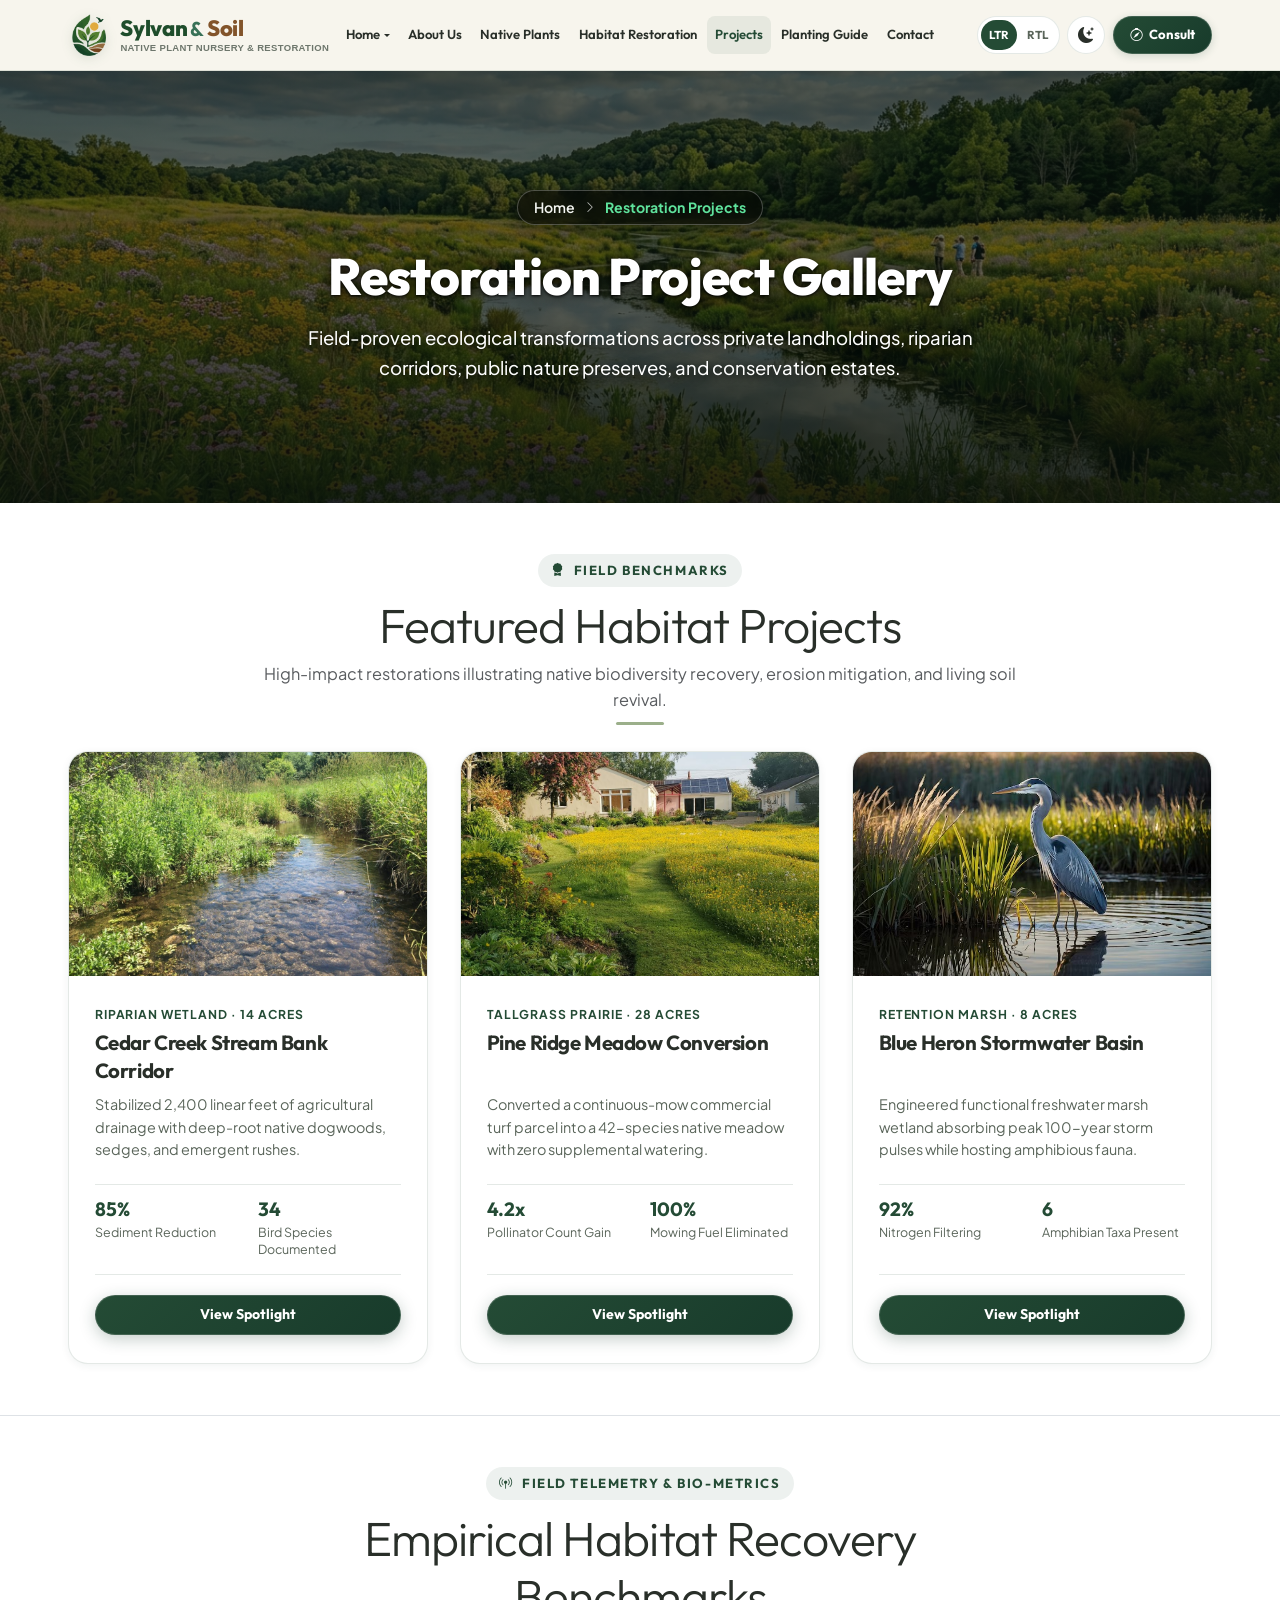
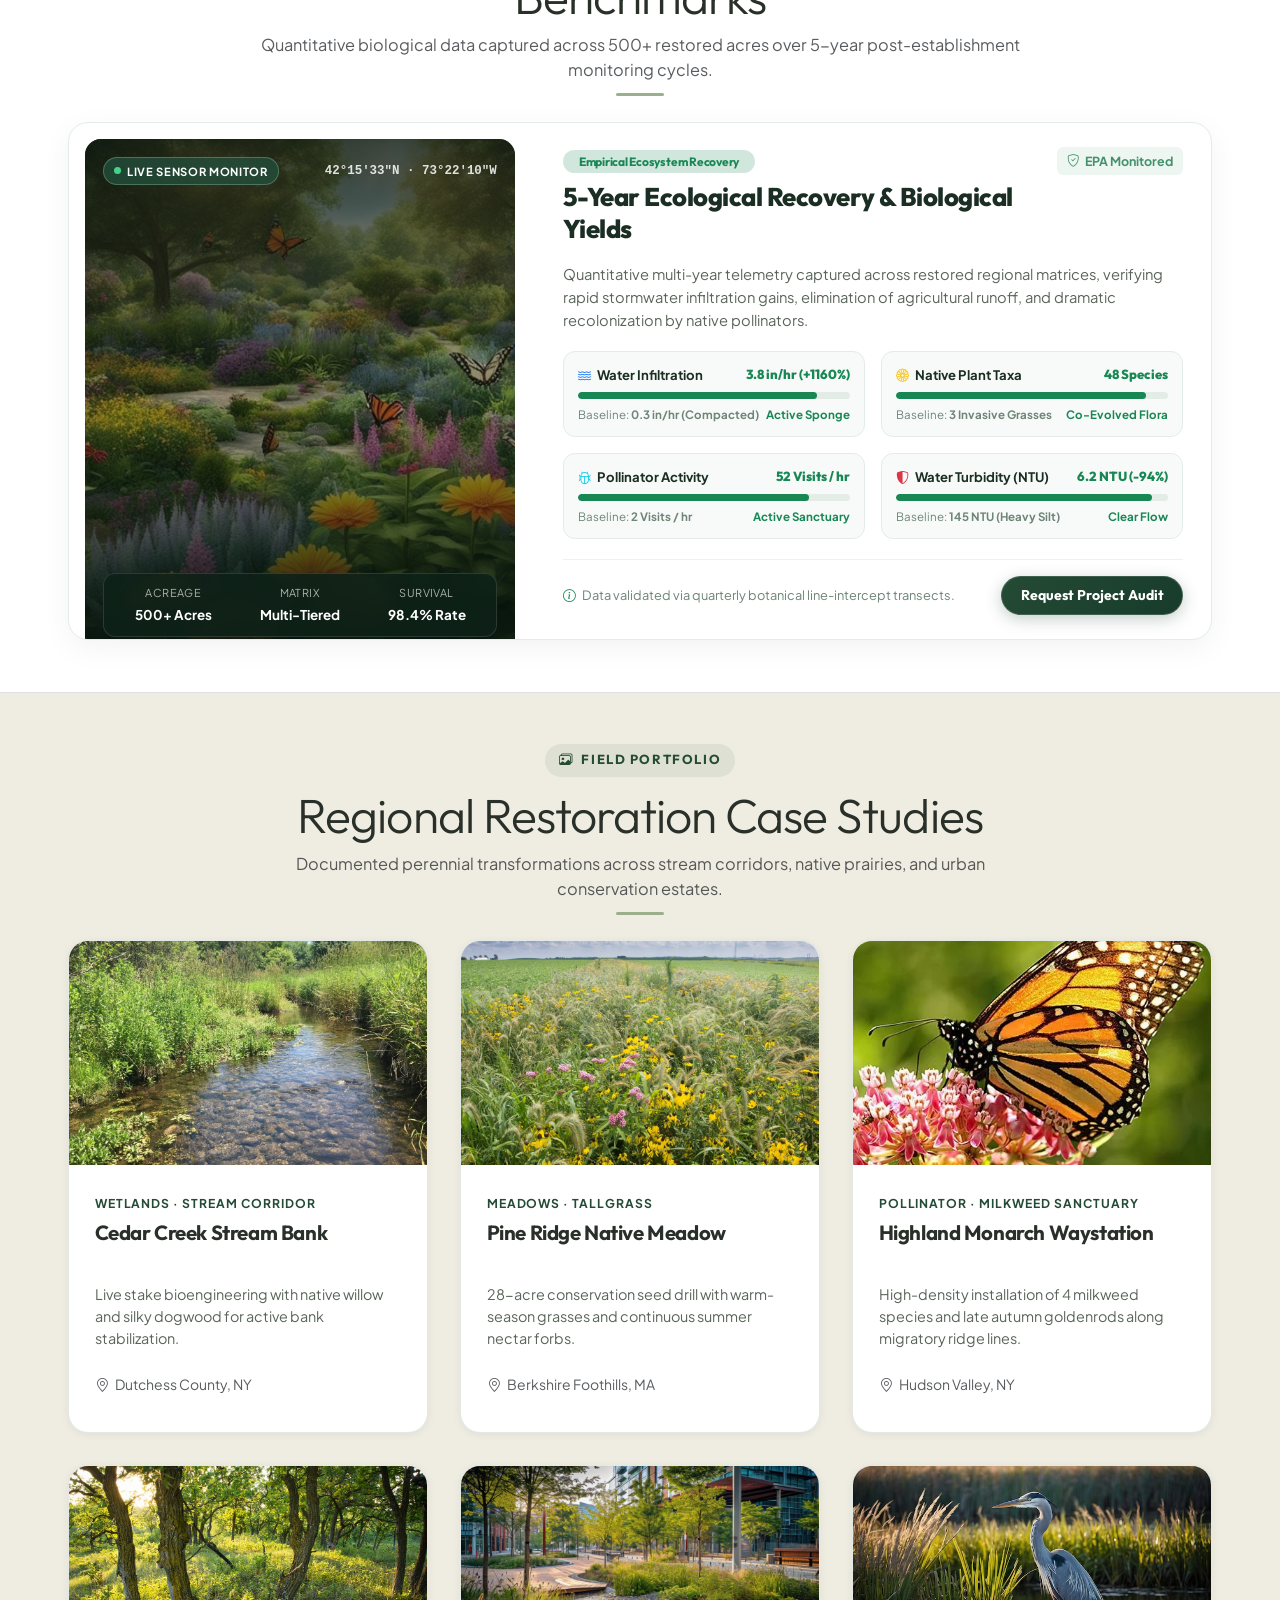
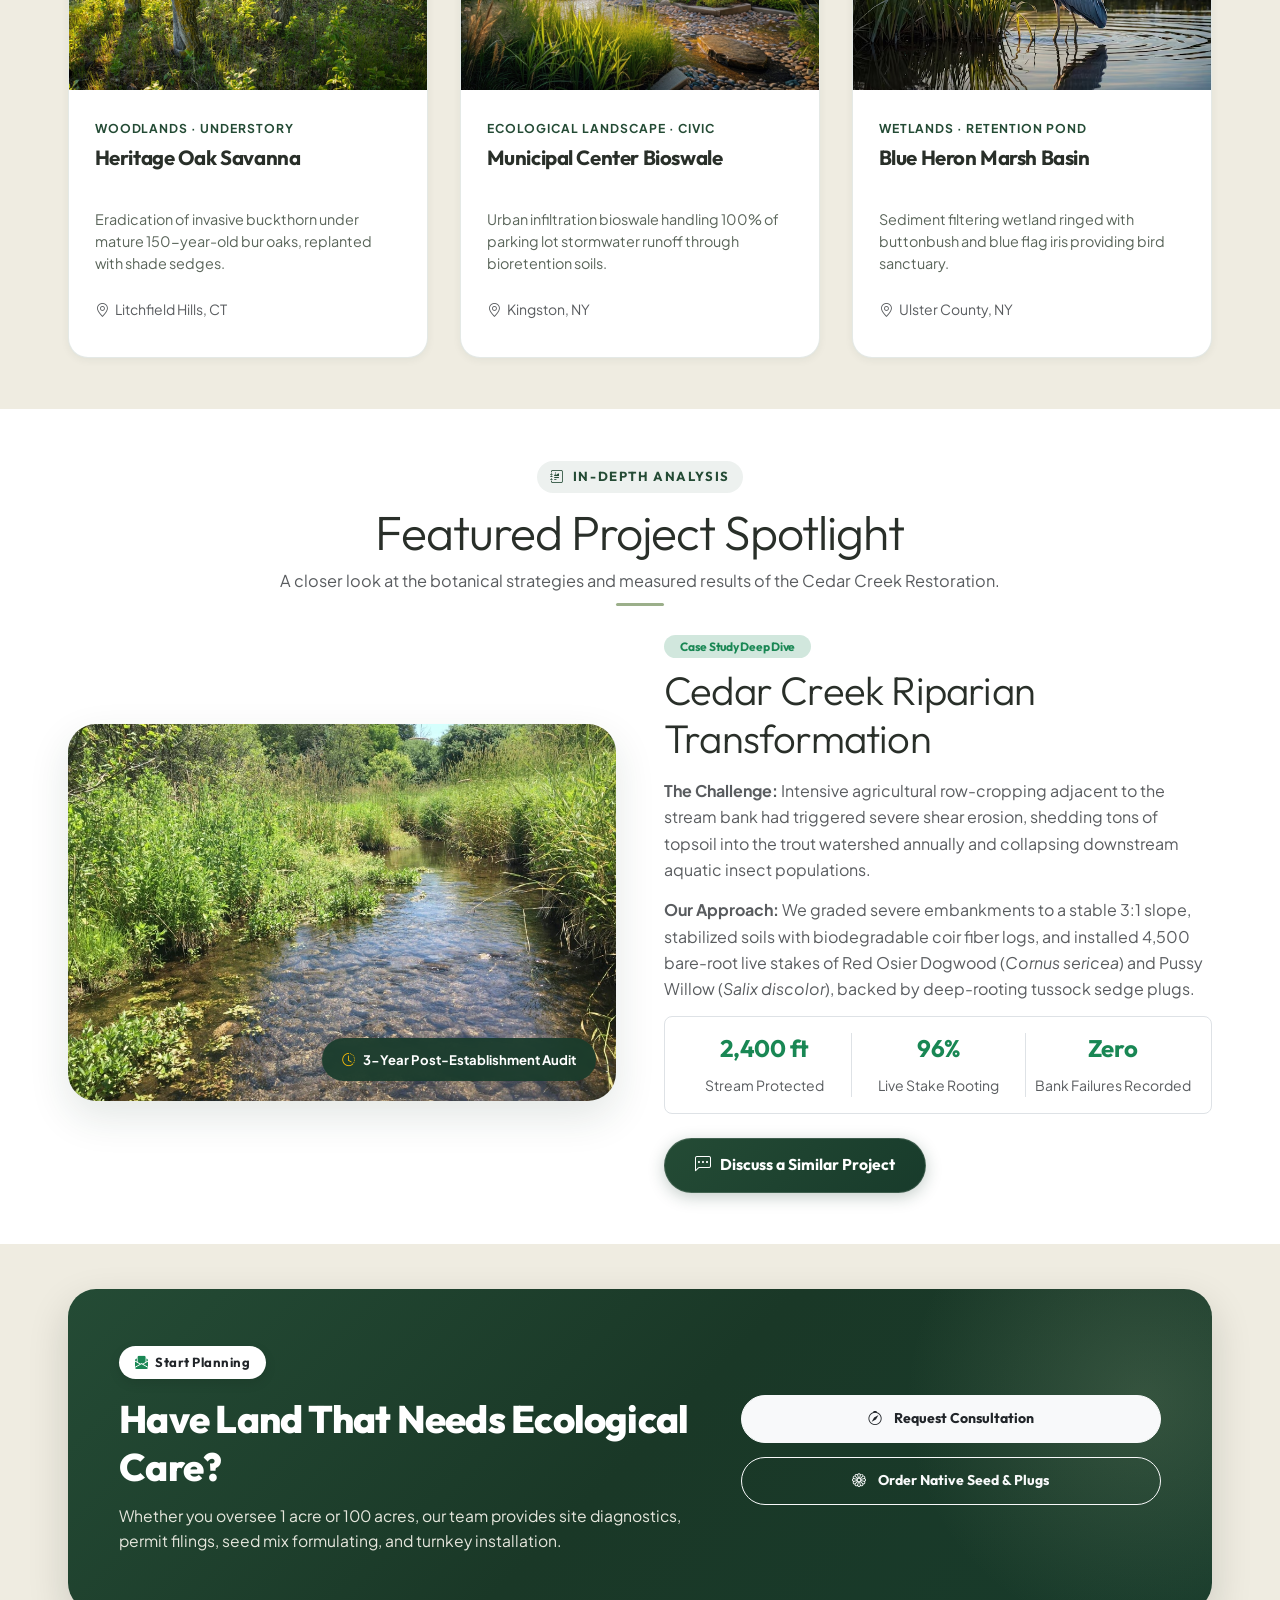
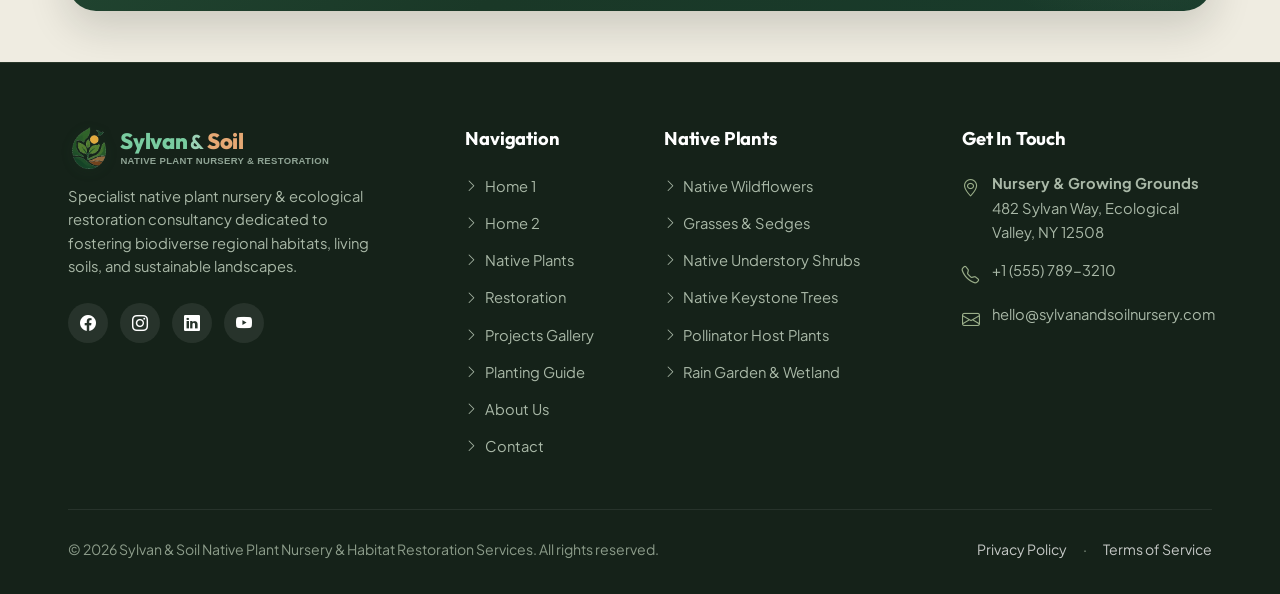
<file: projects.html>
<!DOCTYPE html>
<html lang="en" data-bs-theme="light" dir="ltr">
<head>
  <meta charset="utf-8">
  <meta name="viewport" content="width=device-width, initial-scale=1">
  <title>Restoration Project Gallery &amp; Case Studies — Sylvan &amp; Soil</title>
  <meta name="description" content="Explore completed ecological habitat restoration projects: tallgrass prairies, riparian wetlands, pollinator corridors, and residential conservation landscapes.">
  
  <link rel="icon" type="image/png" href="assets/images/favicon.png">

  <!-- Bootstrap 5 CSS -->
  <link href="https://cdn.jsdelivr.net/npm/bootstrap@5.3.3/dist/css/bootstrap.min.css" rel="stylesheet" id="mainBootstrapCss">
  <!-- Bootstrap Icons -->
  <link href="https://cdn.jsdelivr.net/npm/bootstrap-icons@1.11.3/font/bootstrap-icons.min.css" rel="stylesheet">
  
  <!-- Custom Core & Responsive Styles -->
  <link href="assets/css/style.css" rel="stylesheet">
  <link href="assets/css/responsive.css" rel="stylesheet">
</head>
<body>

  <!-- ================= ATTRACTIVE BOTANICAL PAGE LOADER ================= -->
  <div id="pageLoader" class="page-loader" aria-hidden="true">
    <div class="loader-container">
      <div class="loader-emblem-halo">
        <div class="loader-orbit-ring"></div>
        <div class="loader-pulse-glow"></div>
        <img src="assets/images/logo-emblem.png" alt="Sylvan &amp; Soil Logo Emblem" class="loader-emblem-art">
      </div>
      <div class="loader-brand-title">
        <span class="brand-sylvan">Sylvan</span><span class="brand-amp">&amp;</span><span class="brand-soil">Soil</span>
      </div>
      <div class="loader-tagline">Native Plant Nursery &amp; Habitat Restoration</div>
      <div class="loader-progress-track">
        <div class="loader-progress-bar"></div>
      </div>
    </div>
  </div>

    <!-- ================= HEADER & NAVIGATION ================= -->
  <header class="site-header">
    <nav class="navbar navbar-expand-xl">
      <div class="site-container">
        
        <!-- Brand Logo -->
        <a class="brand-logo" href="index.html">
          <img src="assets/images/logo-emblem.png" alt="Sylvan &amp; Soil Botanical Emblem" class="brand-emblem-art">
          <span class="brand-text-col">
            <span class="brand-heading"><span class="brand-sylvan">Sylvan</span> <span class="brand-amp">&amp;</span> <span class="brand-soil">Soil</span></span>
            <span class="brand-caption">Native Plant Nursery &amp; Restoration</span>
          </span>
        </a>

        <!-- Desktop Navigation Links (>= 1200px) -->
        <div class="collapse navbar-collapse justify-content-center d-none d-xl-flex" id="desktopNav">
          <ul class="navbar-nav align-items-center">
            <li class="nav-item dropdown">
              <a class="nav-link dropdown-toggle " href="#" role="button" data-bs-toggle="dropdown" aria-expanded="false">
                Home
              </a>
              <ul class="dropdown-menu">
                <li><a class="dropdown-item " href="index.html">Home 1 — Classic Nursery</a></li>
                <li><a class="dropdown-item " href="home-2.html">Home 2 — Ecological Restoration</a></li>
              </ul>
            </li>
            <li class="nav-item">
              <a class="nav-link " href="about.html">About Us</a>
            </li>
            <li class="nav-item">
              <a class="nav-link " href="products.html">Native Plants</a>
            </li>
            <li class="nav-item">
              <a class="nav-link " href="habitat-restoration.html">Habitat Restoration</a>
            </li>
            <li class="nav-item">
              <a class="nav-link active" href="projects.html">Projects</a>
            </li>
            <li class="nav-item">
              <a class="nav-link " href="planting-guide.html">Planting Guide</a>
            </li>
            <li class="nav-item">
              <a class="nav-link " href="contact.html">Contact</a>
            </li>
          </ul>
        </div>

        <!-- Header Actions: Theme, LTR/RTL, CTA, Mobile Trigger -->
        <div class="header-actions">
          <!-- LTR/RTL Toggle (Desktop Only) -->
          <button type="button" class="nav-dir-btn d-none d-xl-inline-flex" data-dir-switch aria-label="Toggle text direction (LTR / RTL)" title="Switch Layout Direction">
            <span class="dir-toggle-track">
              <span class="dir-toggle-opt dir-opt-ltr active">LTR</span>
              <span class="dir-toggle-opt dir-opt-rtl">RTL</span>
            </span>
          </button>

          <!-- Dark Mode Toggle (Desktop Only) -->
          <button type="button" class="nav-icon-btn d-none d-xl-inline-flex" data-theme-switch aria-label="Toggle light and dark mode" title="Toggle Theme">
            <i class="bi bi-moon-stars-fill"></i>
          </button>

          <!-- Desktop Consultation CTA (Desktop Only) -->
          <a class="btn-botanical btn-sm-botanical d-none d-xl-inline-flex" href="contact.html"><i class="bi bi-compass"></i> Consult</a>

          <!-- Mobile Menu Hamburger Trigger (Mobile & Tablet < 1200px Only) -->
          <button type="button" class="nav-icon-btn mobile-nav-trigger d-xl-none" data-bs-toggle="offcanvas" data-bs-target="#mobileMenu" aria-label="Open navigation menu">
            <i class="bi bi-list fs-4"></i>
          </button>
        </div>

      </div>
    </nav>
  </header>

      <!-- ================= MOBILE MENU OFFCANVAS ================= -->
  <div class="offcanvas offcanvas-end mobile-menu-offcanvas" tabindex="-1" id="mobileMenu" aria-labelledby="mobileMenuLabel">
    <div class="offcanvas-header border-bottom">
      <a class="brand-logo" href="index.html">
        <img src="assets/images/logo-emblem.png" alt="Sylvan &amp; Soil Botanical Emblem" class="brand-emblem-art">
        <span class="brand-text-col">
          <span class="brand-heading"><span class="brand-sylvan">Sylvan</span> <span class="brand-amp">&amp;</span> <span class="brand-soil">Soil</span></span>
          <span class="brand-caption">Native Plant Nursery &amp; Restoration</span>
        </span>
      </a>
      <button type="button" class="btn-close" data-bs-dismiss="offcanvas" aria-label="Close"></button>
    </div>
    <div class="offcanvas-body d-flex flex-column justify-content-between p-4">
      <div class="mobile-nav-wrapper">
        <ul class="navbar-nav gap-2">
          <li class="nav-item">
            <a class="mobile-nav-link d-flex align-items-center justify-content-between collapsed " data-bs-toggle="collapse" href="#mobileHomeSub" role="button" aria-expanded="false">
              <span><i class="bi bi-house-door me-2 text-forest"></i> Home</span>
              <i class="bi bi-chevron-down small"></i>
            </a>
            <div class="collapse" id="mobileHomeSub">
              <div class="ps-3 pt-2 pb-1 d-flex flex-column gap-1 border-start ms-3 my-1">
                <a class="mobile-sublink " href="index.html"><i class="bi bi-flower2 me-2"></i> Home 1 — Classic Nursery</a>
                <a class="mobile-sublink " href="home-2.html"><i class="bi bi-tree me-2"></i> Home 2 — Ecological Restoration</a>
              </div>
            </div>
          </li>
          <li class="nav-item">
            <a class="mobile-nav-link " href="about.html"><i class="bi bi-info-circle me-2 text-forest"></i> About Us</a>
          </li>
          <li class="nav-item">
            <a class="mobile-nav-link " href="products.html"><i class="bi bi-grid me-2 text-forest"></i> Native Plants</a>
          </li>
          <li class="nav-item">
            <a class="mobile-nav-link " href="habitat-restoration.html"><i class="bi bi-shield-check me-2 text-forest"></i> Habitat Restoration</a>
          </li>
          <li class="nav-item">
            <a class="mobile-nav-link active" href="projects.html"><i class="bi bi-images me-2 text-forest"></i> Projects</a>
          </li>
          <li class="nav-item">
            <a class="mobile-nav-link " href="planting-guide.html"><i class="bi bi-journal-bookmark me-2 text-forest"></i> Planting Guide</a>
          </li>
          <li class="nav-item">
            <a class="mobile-nav-link " href="contact.html"><i class="bi bi-envelope me-2 text-forest"></i> Contact</a>
          </li>
        </ul>
      </div>

      <!-- Mobile Actions Panel (Buttons Only, Perfectly Centered) -->
      <div class="mobile-menu-footer pt-3 border-top mt-4">
        <div class="mobile-controls-panel mb-3 d-flex align-items-center justify-content-center gap-3 py-2">
          <!-- Theme Toggle Button -->
          <button type="button" class="nav-icon-btn" data-theme-switch aria-label="Toggle light and dark mode" title="Toggle Theme">
            <i class="bi bi-moon-stars-fill"></i>
          </button>

          <!-- LTR / RTL Direction Toggle Button -->
          <button type="button" class="nav-dir-btn" data-dir-switch aria-label="Toggle text direction (LTR / RTL)" title="Switch Layout Direction">
            <span class="dir-toggle-track">
              <span class="dir-toggle-opt dir-opt-ltr active">LTR</span>
              <span class="dir-toggle-opt dir-opt-rtl">RTL</span>
            </span>
          </button>
        </div>

        <a class="btn-botanical w-100 justify-content-center py-2" href="contact.html">
          <i class="bi bi-compass"></i> Schedule Consultation
        </a>
      </div>
    </div>
  </div>

  <main>
    <!-- ================= SECTION 1: GALLERY HERO (SHARED .page-hero HEIGHT) ================= -->
    <section class="page-hero" style="background-image: url('assets/images/hero/hero-projects-v2.jpg');" id="projectsHero">
      <div class="page-hero-overlay"></div>
      <div class="site-container page-hero-content">
        <nav class="page-breadcrumb" aria-label="Breadcrumb">
          <a href="index.html">Home</a>
          <i class="bi bi-chevron-right small"></i>
          <span>Restoration Projects</span>
        </nav>
        <h1>Restoration Project Gallery</h1>
        <p class="lead">
          Field-proven ecological transformations across private landholdings, riparian corridors, public nature preserves, and conservation estates.
        </p>
      </div>
    </section>

    <!-- ================= SECTION 2: FEATURED PROJECTS ================= -->
    <section class="site-section bg-surface" id="featuredProjects">
      <div class="site-container">
        
        <div class="site-section-head text-center">
          <span class="site-eyebrow"><i class="bi bi-award-fill"></i> Field Benchmarks</span>
          <h2 class="display-5">Featured Habitat Projects</h2>
          <p class="text-muted">High-impact restorations illustrating native biodiversity recovery, erosion mitigation, and living soil revival.</p>
          <div class="site-divider"></div>
        </div>

        <div class="project-grid">

          <!-- Project 1: Cedar Creek -->
          <div class="project-card">
            <div class="project-media">
              <img src="assets/images/projects/featured-cedar-creek.jpg" alt="Cedar Creek Riparian Corridor restoration" loading="eager">
            </div>
            <div class="project-body">
              <span class="project-habitat-tag">Riparian Wetland &middot; 14 Acres</span>
              <h3 class="project-title">Cedar Creek Stream Bank Corridor</h3>
              <p class="project-desc">Stabilized 2,400 linear feet of agricultural drainage with deep-root native dogwoods, sedges, and emergent rushes.</p>
              <div class="project-metrics">
                <div class="project-metric-item">
                  <strong>85%</strong>
                  <span>Sediment Reduction</span>
                </div>
                <div class="project-metric-item">
                  <strong>34</strong>
                  <span>Bird Species Documented</span>
                </div>
              </div>
              <a href="#projectSpotlights" class="btn-botanical btn-sm-botanical">View Spotlight</a>
            </div>
          </div>

          <!-- Project 2: Pine Ridge Prairie -->
          <div class="project-card">
            <div class="project-media">
              <img src="assets/images/projects/featured-pine-ridge.jpg" alt="Pine Ridge Tallgrass Prairie" loading="eager">
            </div>
            <div class="project-body">
              <span class="project-habitat-tag">Tallgrass Prairie &middot; 28 Acres</span>
              <h3 class="project-title">Pine Ridge Meadow Conversion</h3>
              <p class="project-desc">Converted a continuous-mow commercial turf parcel into a 42-species native meadow with zero supplemental watering.</p>
              <div class="project-metrics">
                <div class="project-metric-item">
                  <strong>4.2x</strong>
                  <span>Pollinator Count Gain</span>
                </div>
                <div class="project-metric-item">
                  <strong>100%</strong>
                  <span>Mowing Fuel Eliminated</span>
                </div>
              </div>
              <a href="#projectSpotlights" class="btn-botanical btn-sm-botanical">View Spotlight</a>
            </div>
          </div>

          <!-- Project 3: Blue Heron Wetland -->
          <div class="project-card">
            <div class="project-media">
              <img src="assets/images/projects/featured-blue-heron.jpg" alt="Blue Heron Wetland Basin" loading="eager">
            </div>
            <div class="project-body">
              <span class="project-habitat-tag">Retention Marsh &middot; 8 Acres</span>
              <h3 class="project-title">Blue Heron Stormwater Basin</h3>
              <p class="project-desc">Engineered functional freshwater marsh wetland absorbing peak 100-year storm pulses while hosting amphibious fauna.</p>
              <div class="project-metrics">
                <div class="project-metric-item">
                  <strong>92%</strong>
                  <span>Nitrogen Filtering</span>
                </div>
                <div class="project-metric-item">
                  <strong>6</strong>
                  <span>Amphibian Taxa Present</span>
                </div>
              </div>
              <a href="#projectSpotlights" class="btn-botanical btn-sm-botanical">View Spotlight</a>
            </div>
          </div>

        </div>

      </div>
    </section>

    <!-- ================= SECTION 3: EMPIRICAL HABITAT RECOVERY & GIS TELEMETRY (NEW UNIQUE LAYOUT) ================= -->
    <section class="site-section bg-surface border-top border-bottom" id="fieldImpactDashboard">
      <div class="site-container">

        <div class="site-section-head text-center">
          <span class="site-eyebrow"><i class="bi bi-broadcast-pin"></i> Field Telemetry &amp; Bio-Metrics</span>
          <h2 class="display-5">Empirical Habitat Recovery Benchmarks</h2>
          <p class="text-muted">Quantitative biological data captured across 500+ restored acres over 5-year post-establishment monitoring cycles.</p>
          <div class="site-divider"></div>
        </div>

        <div class="telemetry-dashboard-wrap">

          <!-- Main Telemetry Console: Streamlined Full Dashboard Grid -->
          <div class="telemetry-console-card">
            <div class="row g-4 align-items-stretch">
              
              <!-- Left Column: Visual Media & GIS Sensor HUD -->
              <div class="col-lg-5">
                <div class="telemetry-media-terminal">
                  <img id="telemetryImage" src="assets/images/projects/empirical-benchmarks.jpg" alt="Empirical restoration benchmarks" class="telemetry-hud-img">
                  
                  <div class="telemetry-hud-overlay">
                    <div class="hud-top-bar">
                      <span class="hud-live-pill"><span class="hud-dot"></span> LIVE SENSOR MONITOR</span>
                      <span id="telemetryCoords" class="hud-coords">42°15'33"N &middot; 73°22'10"W</span>
                    </div>

                    <div class="hud-bottom-specs">
                      <div class="hud-stat-chip">
                        <small>Acreage</small>
                        <strong id="telemetryAcreage">500+ Acres</strong>
                      </div>
                      <div class="hud-stat-chip">
                        <small>Matrix</small>
                        <strong id="telemetryWatershed">Multi-Tiered</strong>
                      </div>
                      <div class="hud-stat-chip">
                        <small>Survival</small>
                        <strong id="telemetrySoil">98.4% Rate</strong>
                      </div>
                    </div>
                  </div>
                </div>
              </div>

              <!-- Right Column: Comparative Before/After Gauges & Empirical Yields -->
              <div class="col-lg-7">
                <div class="telemetry-data-terminal">
                  
                  <div class="data-terminal-header">
                    <div>
                      <span id="telemetryBadge" class="badge bg-success-subtle text-success font-display px-3 py-1 rounded-pill mb-2">Empirical Ecosystem Recovery</span>
                      <h3 id="telemetryTitle" class="telemetry-title">5-Year Ecological Recovery &amp; Biological Yields</h3>
                    </div>
                    <span class="telemetry-certified-badge"><i class="bi bi-shield-check me-1"></i> EPA Monitored</span>
                  </div>

                  <p id="telemetryDesc" class="telemetry-desc">
                    Quantitative multi-year telemetry captured across restored regional matrices, verifying rapid stormwater infiltration gains, elimination of agricultural runoff, and dramatic recolonization by native pollinators.
                  </p>

                  <!-- 4 Comparative Progress Gauges (Before vs After) -->
                  <div class="telemetry-gauges-grid">
                    
                    <!-- Gauge 1: Infiltration -->
                    <div class="telemetry-gauge-card">
                      <div class="gauge-meta">
                        <span class="gauge-title"><i class="bi bi-water text-primary me-1"></i> Water Infiltration</span>
                        <span id="gaugeVal1" class="gauge-after-val text-success">3.8 in/hr (+1160%)</span>
                      </div>
                      <div class="gauge-track">
                        <div id="gaugeBar1" class="gauge-fill bg-success" style="width: 88%;"></div>
                      </div>
                      <div class="gauge-baseline">
                        <span>Baseline: <strong id="gaugeBase1">0.3 in/hr (Compacted)</strong></span>
                        <span class="text-success fw-bold">Active Sponge</span>
                      </div>
                    </div>

                    <!-- Gauge 2: Biodiversity -->
                    <div class="telemetry-gauge-card">
                      <div class="gauge-meta">
                        <span class="gauge-title"><i class="bi bi-flower1 text-warning me-1"></i> Native Plant Taxa</span>
                        <span id="gaugeVal2" class="gauge-after-val text-success">48 Species</span>
                      </div>
                      <div class="gauge-track">
                        <div id="gaugeBar2" class="gauge-fill bg-success" style="width: 92%;"></div>
                      </div>
                      <div class="gauge-baseline">
                        <span>Baseline: <strong id="gaugeBase2">3 Invasive Grasses</strong></span>
                        <span class="text-success fw-bold">Co-Evolved Flora</span>
                      </div>
                    </div>

                    <!-- Gauge 3: Pollinator Frequency -->
                    <div class="telemetry-gauge-card">
                      <div class="gauge-meta">
                        <span class="gauge-title"><i class="bi bi-bug text-info me-1"></i> Pollinator Activity</span>
                        <span id="gaugeVal3" class="gauge-after-val text-success">52 Visits / hr</span>
                      </div>
                      <div class="gauge-track">
                        <div id="gaugeBar3" class="gauge-fill bg-success" style="width: 85%;"></div>
                      </div>
                      <div class="gauge-baseline">
                        <span>Baseline: <strong id="gaugeBase3">2 Visits / hr</strong></span>
                        <span class="text-success fw-bold">Active Sanctuary</span>
                      </div>
                    </div>

                    <!-- Gauge 4: Turbidity Reduction -->
                    <div class="telemetry-gauge-card">
                      <div class="gauge-meta">
                        <span class="gauge-title"><i class="bi bi-shield-shaded text-danger me-1"></i> Water Turbidity (NTU)</span>
                        <span id="gaugeVal4" class="gauge-after-val text-success">6.2 NTU (-94%)</span>
                      </div>
                      <div class="gauge-track">
                        <div id="gaugeBar4" class="gauge-fill bg-success" style="width: 94%;"></div>
                      </div>
                      <div class="gauge-baseline">
                        <span>Baseline: <strong id="gaugeBase4">145 NTU (Heavy Silt)</strong></span>
                        <span class="text-success fw-bold">Clear Flow</span>
                      </div>
                    </div>

                  </div>

                  <!-- Terminal Footer -->
                  <div class="telemetry-terminal-footer">
                    <div class="telemetry-notice">
                      <i class="bi bi-info-circle text-success me-1"></i> Data validated via quarterly botanical line-intercept transects.
                    </div>
                    <a href="contact.html" class="btn-botanical btn-sm-botanical">Request Project Audit</a>
                  </div>

                </div>
              </div>

            </div>
          </div>

        </div>

      </div>
    </section>

    <!-- ================= SECTION 4: ALL REGIONAL CASE STUDIES (FILTER BAR REMOVED) ================= -->
    <section class="site-section bg-muted-soft" id="projectsByHabitat">
      <div class="site-container">
        
        <div class="site-section-head text-center">
          <span class="site-eyebrow"><i class="bi bi-images"></i> Field Portfolio</span>
          <h2 class="display-5">Regional Restoration Case Studies</h2>
          <p class="text-muted">Documented perennial transformations across stream corridors, native prairies, and urban conservation estates.</p>
          <div class="site-divider"></div>
        </div>

        <!-- Project Grid: All 6 Projects Shown Seamlessly -->
        <div class="project-grid" id="habitatProjectGrid">

          <!-- 1: Cedar Creek (Wetland) -->
          <div class="project-card" data-project-item data-project-habitat="wetland">
            <div class="project-media">
              <img src="assets/images/projects/project-cedar-creek.jpg" alt="Cedar Creek Stream" loading="eager">
            </div>
            <div class="project-body">
              <span class="project-habitat-tag">Wetlands &middot; Stream Corridor</span>
              <h4 class="project-title">Cedar Creek Stream Bank</h4>
              <p class="project-desc">Live stake bioengineering with native willow and silky dogwood for active bank stabilization.</p>
              <div class="small text-muted mb-2"><i class="bi bi-geo-alt me-1"></i> Dutchess County, NY</div>
            </div>
          </div>

          <!-- 2: Pine Ridge (Meadow) -->
          <div class="project-card" data-project-item data-project-habitat="meadow">
            <div class="project-media">
              <img src="assets/images/projects/project-pine-ridge.jpg" alt="Pine Ridge Prairie" loading="eager">
            </div>
            <div class="project-body">
              <span class="project-habitat-tag">Meadows &middot; Tallgrass</span>
              <h4 class="project-title">Pine Ridge Native Meadow</h4>
              <p class="project-desc">28-acre conservation seed drill with warm-season grasses and continuous summer nectar forbs.</p>
              <div class="small text-muted mb-2"><i class="bi bi-geo-alt me-1"></i> Berkshire Foothills, MA</div>
            </div>
          </div>

          <!-- 3: Monarch Waystation (Pollinator) -->
          <div class="project-card" data-project-item data-project-habitat="pollinator">
            <div class="project-media">
              <img src="assets/images/projects/project-monarch-way.png" alt="Monarch Waystation Corridor" loading="eager">
            </div>
            <div class="project-body">
              <span class="project-habitat-tag">Pollinator &middot; Milkweed Sanctuary</span>
              <h4 class="project-title">Highland Monarch Waystation</h4>
              <p class="project-desc">High-density installation of 4 milkweed species and late autumn goldenrods along migratory ridge lines.</p>
              <div class="small text-muted mb-2"><i class="bi bi-geo-alt me-1"></i> Hudson Valley, NY</div>
            </div>
          </div>

          <!-- 4: Oak Savanna (Woodland) -->
          <div class="project-card" data-project-item data-project-habitat="woodland">
            <div class="project-media">
              <img src="assets/images/projects/project-oak-savanna.jpg" alt="Oak Savanna Restoration" loading="eager">
            </div>
            <div class="project-body">
              <span class="project-habitat-tag">Woodlands &middot; Understory</span>
              <h4 class="project-title">Heritage Oak Savanna</h4>
              <p class="project-desc">Eradication of invasive buckthorn under mature 150-year-old bur oaks, replanted with shade sedges.</p>
              <div class="small text-muted mb-2"><i class="bi bi-geo-alt me-1"></i> Litchfield Hills, CT</div>
            </div>
          </div>

          <!-- 5: Stormwater Bioswale (Landscape) -->
          <div class="project-card" data-project-item data-project-habitat="landscape">
            <div class="project-media">
              <img src="assets/images/projects/project-stormwater-bioswale.jpg" alt="Stormwater bioswale landscape" loading="eager">
            </div>
            <div class="project-body">
              <span class="project-habitat-tag">Ecological Landscape &middot; Civic</span>
              <h4 class="project-title">Municipal Center Bioswale</h4>
              <p class="project-desc">Urban infiltration bioswale handling 100% of parking lot stormwater runoff through bioretention soils.</p>
              <div class="small text-muted mb-2"><i class="bi bi-geo-alt me-1"></i> Kingston, NY</div>
            </div>
          </div>

          <!-- 6: Blue Heron (Wetland) -->
          <div class="project-card" data-project-item data-project-habitat="wetland">
            <div class="project-media">
              <img src="assets/images/projects/project-blue-heron.png" alt="Blue Heron Retention Basin" loading="eager">
            </div>
            <div class="project-body">
              <span class="project-habitat-tag">Wetlands &middot; Retention Pond</span>
              <h4 class="project-title">Blue Heron Marsh Basin</h4>
              <p class="project-desc">Sediment filtering wetland ringed with buttonbush and blue flag iris providing bird sanctuary.</p>
              <div class="small text-muted mb-2"><i class="bi bi-geo-alt me-1"></i> Ulster County, NY</div>
            </div>
          </div>

        </div>

      </div>
    </section>

    <!-- ================= SECTION 4: PROJECT DETAILS & CASE DEEP-DIVES ================= -->
    <section class="site-section bg-surface" id="projectSpotlights">
      <div class="site-container">
        
        <div class="site-section-head text-center">
          <span class="site-eyebrow"><i class="bi bi-journal-richtext"></i> In-Depth Analysis</span>
          <h2 class="display-5">Featured Project Spotlight</h2>
          <p class="text-muted">A closer look at the botanical strategies and measured results of the Cedar Creek Restoration.</p>
          <div class="site-divider"></div>
        </div>

        <div class="row g-5 align-items-center">
          <div class="col-lg-6">
            <div class="editorial-media">
              <img src="assets/images/projects/case-study-cedar-creek.jpg" alt="Cedar Creek restoration detailed view" loading="eager">
              <div class="editorial-badge">
                <i class="bi bi-clock-history text-warning"></i> 3-Year Post-Establishment Audit
              </div>
            </div>
          </div>
          <div class="col-lg-6">
            <span class="badge bg-success-subtle text-success font-display px-3 py-1 rounded-pill mb-2">Case Study Deep Dive</span>
            <h3 class="display-6 mb-3">Cedar Creek Riparian Transformation</h3>
            <p class="text-muted leading-relaxed">
              <strong>The Challenge:</strong> Intensive agricultural row-cropping adjacent to the stream bank had triggered severe shear erosion, shedding tons of topsoil into the trout watershed annually and collapsing downstream aquatic insect populations.
            </p>
            <p class="text-muted leading-relaxed">
              <strong>Our Approach:</strong> We graded severe embankments to a stable 3:1 slope, stabilized soils with biodegradable coir fiber logs, and installed 4,500 bare-root live stakes of Red Osier Dogwood (<em>Cornus sericea</em>) and Pussy Willow (<em>Salix discolor</em>), backed by deep-rooting tussock sedge plugs.
            </p>
            
            <div class="p-3 rounded-3 bg-muted-soft border border-subtle mb-4">
              <div class="row text-center g-2">
                <div class="col-4">
                  <div class="fw-bold text-success fs-4 font-display">2,400 ft</div>
                  <div class="text-muted small">Stream Protected</div>
                </div>
                <div class="col-4 border-start">
                  <div class="fw-bold text-success fs-4 font-display">96%</div>
                  <div class="text-muted small">Live Stake Rooting</div>
                </div>
                <div class="col-4 border-start">
                  <div class="fw-bold text-success fs-4 font-display">Zero</div>
                  <div class="text-muted small">Bank Failures Recorded</div>
                </div>
              </div>
            </div>

            <a href="contact.html?project=cedar-creek" class="btn-botanical">
              <i class="bi bi-chat-left-dots"></i> Discuss a Similar Project
            </a>
          </div>
        </div>

      </div>
    </section>

    <!-- ================= SECTION 5: CONTACT CTA & COMPREHENSIVE FOOTER ================= -->
    <section class="site-section section-cta bg-muted-soft" id="projectsCtaFooter">
      <div class="site-container">
        
        <div class="cta-banner">
          <div class="row align-items-center justify-content-between g-4 position-relative" style="z-index: 2;">
            <div class="col-lg-7">
              <span class="badge bg-white text-dark font-display px-3 py-2 rounded-pill mb-2">
                <i class="bi bi-envelope-paper-fill text-success"></i> Start Planning
              </span>
              <h2>Have Land That Needs Ecological Care?</h2>
              <p>
                Whether you oversee 1 acre or 100 acres, our team provides site diagnostics, permit filings, seed mix formulating, and turnkey installation.
              </p>
            </div>
            <div class="col-lg-5 text-lg-end">
              <div class="cta-banner-btns">
                <a href="contact.html" class="btn btn-light text-dark fw-bold rounded-pill">
                  <i class="bi bi-compass me-1"></i> Request Consultation
                </a>
                <a href="products.html" class="btn btn-outline-light fw-bold rounded-pill">
                  <i class="bi bi-flower1 me-1"></i> Order Native Seed &amp; Plugs
                </a>
              </div>
            </div>
          </div>
        </div>

      </div>
    </section>
  </main>

  <!-- ================= COMPREHENSIVE FOOTER ================= -->
  <footer class="site-footer">
    <div class="site-container">
      <div class="row g-4 g-lg-5">
        
        <div class="col-lg-4">
          <a class="brand-logo text-white mb-3 d-inline-flex" href="index.html">
            <img src="assets/images/logo-emblem.png" alt="Sylvan &amp; Soil Botanical Emblem" class="brand-emblem-art">
            <span class="brand-text-col">
              <span class="brand-heading"><span class="brand-sylvan">Sylvan</span> <span class="brand-amp">&amp;</span> <span class="brand-soil">Soil</span></span>
              <span class="brand-caption">Native Plant Nursery &amp; Restoration</span>
            </span>
          </a>
          <p class="footer-brand-desc">
            Specialist native plant nursery &amp; ecological restoration consultancy dedicated to fostering biodiverse regional habitats, living soils, and sustainable landscapes.
          </p>
          <div class="footer-social-wrap" aria-label="Social connections">
            <a href="https://facebook.com" class="social-circle" aria-label="Facebook" target="_blank" rel="noopener"><i class="bi bi-facebook"></i></a>
            <a href="https://instagram.com" class="social-circle" aria-label="Instagram" target="_blank" rel="noopener"><i class="bi bi-instagram"></i></a>
            <a href="https://linkedin.com" class="social-circle" aria-label="LinkedIn" target="_blank" rel="noopener"><i class="bi bi-linkedin"></i></a>
            <a href="https://youtube.com" class="social-circle" aria-label="YouTube" target="_blank" rel="noopener"><i class="bi bi-youtube"></i></a>
          </div>
        </div>

        <div class="col-sm-6 col-lg-2">
          <h5>Navigation</h5>
          <ul class="footer-links">
            <li><a href="index.html" class="footer-link"><i class="bi bi-chevron-right small"></i> Home 1</a></li>
            <li><a href="home-2.html" class="footer-link"><i class="bi bi-chevron-right small"></i> Home 2</a></li>
            <li><a href="products.html" class="footer-link"><i class="bi bi-chevron-right small"></i> Native Plants</a></li>
            <li><a href="habitat-restoration.html" class="footer-link"><i class="bi bi-chevron-right small"></i> Restoration</a></li>
            <li><a href="projects.html" class="footer-link"><i class="bi bi-chevron-right small"></i> Projects Gallery</a></li>
            <li><a href="planting-guide.html" class="footer-link"><i class="bi bi-chevron-right small"></i> Planting Guide</a></li>
            <li><a href="about.html" class="footer-link"><i class="bi bi-chevron-right small"></i> About Us</a></li>
            <li><a href="contact.html" class="footer-link"><i class="bi bi-chevron-right small"></i> Contact</a></li>
          </ul>
        </div>

        <div class="col-sm-6 col-lg-3">
          <h5>Native Plants</h5>
          <ul class="footer-links">
            <li><a href="products.html?type=wildflower" class="footer-link"><i class="bi bi-chevron-right small"></i> Native Wildflowers</a></li>
            <li><a href="products.html?type=grass" class="footer-link"><i class="bi bi-chevron-right small"></i> Grasses &amp; Sedges</a></li>
            <li><a href="products.html?type=shrub" class="footer-link"><i class="bi bi-chevron-right small"></i> Native Understory Shrubs</a></li>
            <li><a href="products.html?type=tree" class="footer-link"><i class="bi bi-chevron-right small"></i> Native Keystone Trees</a></li>
            <li><a href="products.html?type=pollinator" class="footer-link"><i class="bi bi-chevron-right small"></i> Pollinator Host Plants</a></li>
            <li><a href="products.html?type=wetland" class="footer-link"><i class="bi bi-chevron-right small"></i> Rain Garden &amp; Wetland</a></li>
          </ul>
        </div>

        <div class="col-lg-3">
          <h5>Get In Touch</h5>
          <div class="footer-contact-item">
            <i class="bi bi-geo-alt"></i>
            <div>
              <strong>Nursery &amp; Growing Grounds</strong><br>
              482 Sylvan Way, Ecological Valley, NY 12508
            </div>
          </div>
          <div class="footer-contact-item">
            <i class="bi bi-telephone"></i>
            <div>+1 (555) 789-3210</div>
          </div>
          <div class="footer-contact-item">
            <i class="bi bi-envelope"></i>
            <div>hello@sylvanandsoilnursery.com</div>
          </div>
        </div>

      </div>

      <div class="footer-bottom">
        <div>
          &copy; 2026 Sylvan &amp; Soil Native Plant Nursery &amp; Habitat Restoration Services. All rights reserved.
        </div>
        <div class="d-flex align-items-center gap-3">
          <a href="#" data-bs-toggle="modal" data-bs-target="#privacyModal" class="text-white text-opacity-75">Privacy Policy</a>
          <span>·</span>
          <a href="#" data-bs-toggle="modal" data-bs-target="#termsModal" class="text-white text-opacity-75">Terms of Service</a>
        </div>
      </div>
    </div>
  </footer>

  <button type="button" class="back-to-top-btn" id="backToTop" aria-label="Back to top of page" title="Back to Top">
    <i class="bi bi-arrow-up"></i>
  </button>

  <div class="modal fade" id="privacyModal" tabindex="-1" aria-labelledby="privacyModalLabel" aria-hidden="true">
    <div class="modal-dialog modal-dialog-centered modal-dialog-scrollable">
      <div class="modal-content">
        <div class="modal-header">
          <h5 class="modal-title font-display" id="privacyModalLabel">Privacy Policy</h5>
          <button type="button" class="btn-close" data-bs-dismiss="modal" aria-label="Close"></button>
        </div>
        <div class="modal-body">
          <p class="small text-muted">We respect your privacy and protect personal consultation inquiries.</p>
        </div>
        <div class="modal-footer">
          <button type="button" class="btn-botanical btn-sm-botanical" data-bs-dismiss="modal">Close</button>
        </div>
      </div>
    </div>
  </div>

  <div class="modal fade" id="termsModal" tabindex="-1" aria-labelledby="termsModalLabel" aria-hidden="true">
    <div class="modal-dialog modal-dialog-centered modal-dialog-scrollable">
      <div class="modal-content">
        <div class="modal-header">
          <h5 class="modal-title font-display" id="termsModalLabel">Terms &amp; Conditions</h5>
          <button type="button" class="btn-close" data-bs-dismiss="modal" aria-label="Close"></button>
        </div>
        <div class="modal-body">
          <p class="small text-muted">All nursery stock is regionally sourced and non-invasive.</p>
        </div>
        <div class="modal-footer">
          <button type="button" class="btn-botanical btn-sm-botanical" data-bs-dismiss="modal">Close</button>
        </div>
      </div>
    </div>
  </div>

  <!-- Bootstrap 5 Bundle JS -->
  <script src="https://cdn.jsdelivr.net/npm/bootstrap@5.3.3/dist/js/bootstrap.bundle.min.js"></script>
  <!-- Application JS -->
  <script src="assets/js/main.js"></script>
  <script src="assets/js/projects.js"></script>
</body>
</html>
</file>
<file: assets/css/style.css>
/* ===================================================================
   SYLVAN & SOIL — NATIVE PLANT NURSERY & HABITAT RESTORATION
   Core Design System & Stylesheet
   =================================================================== */

@import url('https://fonts.googleapis.com/css2?family=Outfit:wght@400;500;600;700;800&family=Plus+Jakarta+Sans:ital,wght@0,300;0,400;0,500;0,600;0,700;1,400&display=swap');

:root {
  /* Brand Palette */
  --color-forest: #244B35;
  --color-forest-rgb: 36, 75, 53;
  --color-botanical: #183B2B;
  --color-botanical-rgb: 24, 59, 43;
  --color-sage: #9BAF8A;
  --color-sage-rgb: 155, 175, 138;
  --color-warm-cream: #F7F5ED;
  --color-soft-sand: #E9E1D1;
  --color-earth-brown: #76583F;
  --color-earth-brown-rgb: 118, 88, 63;
  --color-charcoal: #292F29;
  --color-white: #FFFFFF;

  /* Semantic UI Tokens (Light Mode Default) */
  --bg-primary: #F7F5ED;
  --bg-surface: #FFFFFF;
  --bg-surface-elevated: #FFFFFF;
  --bg-muted: #EFECE1;
  --bg-alt: #E9E1D1;
  --bg-card: #FFFFFF;

  --text-main: #292F29;
  --text-muted: #5A655A;
  --text-light: #7E8C7E;
  --text-inverse: #FFFFFF;

  --border-subtle: rgba(36, 75, 53, 0.12);
  --border-strong: rgba(36, 75, 53, 0.28);

  --accent-primary: #244B35;
  --accent-hover: #183B2B;
  --accent-secondary: #9BAF8A;
  --accent-earth: #76583F;

  --shadow-sm: 0 2px 8px rgba(24, 59, 43, 0.06);
  --shadow-md: 0 8px 24px rgba(24, 59, 43, 0.08);
  --shadow-lg: 0 16px 40px rgba(24, 59, 43, 0.12);
  --shadow-hover: 0 20px 48px rgba(24, 59, 43, 0.16);

  --radius-sm: 8px;
  --radius-md: 14px;
  --radius-lg: 20px;
  --radius-xl: 28px;
  --radius-pill: 9999px;

  --font-display: 'Outfit', sans-serif;
  --font-body: 'Plus Jakarta Sans', sans-serif;

  --navbar-height: 80px;
  --shared-page-hero-height: clamp(380px, 48vh, 480px);
}

/* ================= Dark Mode ================= */
[data-bs-theme="dark"],
html.dark {
  --bg-primary: #121914;
  --bg-surface: #18241D;
  --bg-surface-elevated: #203027;
  --bg-muted: #1B2920;
  --bg-alt: #16221A;
  --bg-card: #18241D;

  --text-main: #F4F6F2;
  --text-muted: #A3B5A3;
  --text-light: #7E927E;
  --text-inverse: #121914;

  --border-subtle: rgba(155, 175, 138, 0.18);
  --border-strong: rgba(155, 175, 138, 0.35);

  --accent-primary: #9BAF8A;
  --accent-hover: #B5C9A6;
  --accent-secondary: #244B35;
  --accent-earth: #A68366;

  --shadow-sm: 0 2px 8px rgba(0, 0, 0, 0.3);
  --shadow-md: 0 8px 24px rgba(0, 0, 0, 0.4);
  --shadow-lg: 0 16px 40px rgba(0, 0, 0, 0.5);
  --shadow-hover: 0 20px 48px rgba(0, 0, 0, 0.6);
}

/* ================= Global Reset & Typography ================= */
*, *::before, *::after {
  box-sizing: border-box;
}

html {
  font-family: var(--font-body);
  color: var(--text-main);
  background-color: var(--bg-primary);
  scroll-behavior: smooth;
  -webkit-text-size-adjust: 100%;
}

body {
  margin: 0;
  padding: 0;
  background-color: var(--bg-primary);
  color: var(--text-main);
  font-family: var(--font-body);
  font-size: 1rem;
  line-height: 1.65;
  overflow-x: clip;
  transition: background-color 0.3s ease, color 0.3s ease;
}

h1, h2, h3, h4, h5, h6,
.font-display {
  font-family: var(--font-display);
  color: var(--text-main);
  font-weight: 700;
  line-height: 1.25;
  letter-spacing: -0.02em;
  margin-top: 0;
  margin-bottom: 0.65rem;
}

p {
  margin-top: 0;
  margin-bottom: 0.85rem;
}

a {
  color: inherit;
  text-decoration: none;
  transition: color 0.2s ease, opacity 0.2s ease;
}

img {
  max-width: 100%;
  height: auto;
  display: block;
}

/* Accessible focus ring */
:focus-visible {
  outline: 2px solid var(--color-sage);
  outline-offset: 3px;
}

/* ================= Containers & Section Utility ================= */
.site-container {
  width: 100%;
  max-width: 1200px;
  margin-left: auto;
  margin-right: auto;
  margin-inline: auto;
  padding-left: clamp(1rem, 2.5vw, 1.75rem);
  padding-right: clamp(1rem, 2.5vw, 1.75rem);
  padding-inline: clamp(1rem, 2.5vw, 1.75rem);
  box-sizing: border-box;
}

.site-section {
  padding-top: clamp(2.5rem, 4vw, 3.75rem);
  padding-bottom: clamp(2.5rem, 4vw, 3.75rem);
  position: relative;
}

.site-section.bg-surface {
  background-color: var(--bg-surface);
}

.site-section.bg-muted-soft {
  background-color: var(--bg-muted);
}

.site-section-head {
  max-width: 760px;
  margin-left: auto;
  margin-right: auto;
  margin-bottom: clamp(1.25rem, 2vw, 1.85rem);
}

.site-section-head h2,
.site-section-head .display-5,
.site-section-head .display-4,
.site-section-head .display-6 {
  margin-top: 0.2rem;
  margin-bottom: 0.4rem;
  line-height: 1.2;
}

.site-section-head p.text-muted,
.site-section-head p {
  margin-top: 0;
  margin-bottom: 0.4rem;
  font-size: 1.02rem;
  line-height: 1.55;
}

.site-eyebrow {
  display: inline-flex;
  align-items: center;
  gap: 0.5rem;
  font-family: var(--font-display);
  font-size: 0.82rem;
  font-weight: 700;
  text-transform: uppercase;
  letter-spacing: 0.12em;
  color: var(--color-forest);
  background-color: rgba(36, 75, 53, 0.08);
  padding: 0.35rem 0.85rem;
  padding-left: 0.85rem !important;
  padding-right: 0.85rem !important;
  padding-inline: 0.85rem !important;
  border-radius: var(--radius-pill);
  margin-bottom: 0.45rem;
}

[data-bs-theme="dark"] .site-eyebrow,
html.dark .site-eyebrow {
  color: var(--color-sage);
  background-color: rgba(155, 175, 138, 0.14);
}

.site-divider {
  width: 48px;
  height: 3px;
  background-color: var(--color-sage);
  border-radius: var(--radius-pill);
  margin: 0.65rem auto 0;
}

.site-divider.start {
  margin-left: 0;
  margin-right: auto;
}

/* ================= Header & Navbar — 100% STICKY ================= */
:root {
  --nav-cluster-gap: clamp(1rem, 1.4vw, 1.6rem);
}

.site-header {
  position: -webkit-sticky !important;
  position: sticky !important;
  top: 0 !important;
  z-index: 1050 !important;
  background-color: rgba(247, 245, 237, 0.98) !important;
  backdrop-filter: blur(14px) !important;
  -webkit-backdrop-filter: blur(14px) !important;
  border-bottom: 1px solid var(--border-subtle);
  box-shadow: 0 4px 20px rgba(24, 59, 43, 0.05);
  transition: background-color 0.3s ease, border-color 0.3s ease, box-shadow 0.3s ease;
}

[data-bs-theme="dark"] .site-header,
html.dark .site-header {
  background-color: rgba(18, 25, 20, 0.98) !important;
  box-shadow: 0 4px 20px rgba(0, 0, 0, 0.25);
}

/* Universal Container Alignment System — Strictly Uniform Across All Pages & Viewports */
.site-container,
.site-header .site-container {
  width: 100% !important;
  max-width: 1200px !important;
  margin-left: auto !important;
  margin-right: auto !important;
  margin-inline: auto !important;
  padding-left: clamp(1rem, 2.5vw, 1.75rem) !important;
  padding-right: clamp(1rem, 2.5vw, 1.75rem) !important;
  padding-inline: clamp(1rem, 2.5vw, 1.75rem) !important;
  box-sizing: border-box !important;
}

.site-header .navbar {
  padding: 0.55rem 0;
  min-height: 70px;
}

/* Default Mobile/Tablet (< 1200px): Clean Flexbox with Logo on left and Hamburger on right */
.site-header .site-container {
  display: flex !important;
  align-items: center !important;
  justify-content: space-between !important;
  gap: 0.75rem !important;
}

.site-header .brand-logo {
  display: inline-flex !important;
  align-items: center !important;
  align-self: center !important;
  gap: 0.65rem !important;
  text-decoration: none !important;
  flex: 0 1 auto !important;
  min-width: 0 !important;
  line-height: 1 !important;
  padding: 0 !important;
  margin: 0 !important;
}

.site-header .brand-emblem-art {
  width: 42px !important;
  height: 42px !important;
  object-fit: contain !important;
  flex-shrink: 0 !important;
  display: block !important;
}

.site-header .brand-text-col {
  display: flex !important;
  flex-direction: column !important;
  justify-content: center !important;
  align-items: flex-start !important;
  text-align: left !important;
  line-height: 1 !important;
  min-width: 0 !important;
  margin: 0 !important;
  padding: 0 !important;
}

.site-header .brand-heading {
  font-family: var(--font-display, serif) !important;
  font-size: 1.38rem !important;
  font-weight: 800 !important;
  letter-spacing: -0.015em !important;
  line-height: 1.15 !important;
  margin: 0 !important;
  padding: 0 !important;
  display: flex !important;
  align-items: baseline !important;
  white-space: nowrap !important;
}

.site-header .brand-caption {
  font-family: var(--font-sans, -apple-system, BlinkMacSystemFont, "Segoe UI", Roboto, sans-serif) !important;
  font-size: 9.5px !important;
  font-weight: 600 !important;
  letter-spacing: 0.035em !important;
  line-height: 1.1 !important;
  text-transform: uppercase !important;
  color: var(--text-muted, #5f7467) !important;
  opacity: 0.88 !important;
  margin-top: 1.5px !important;
  margin-bottom: 0 !important;
  white-space: nowrap !important;
  display: block !important;
}

/* Desktop Navigation (>= 1200px) — Symmetrical 3-Column Grid: 1fr | auto | 1fr */
@media (min-width: 1200px) {
  .site-header .site-container {
    display: grid !important;
    grid-template-columns: 1fr auto 1fr !important;
    align-items: center !important;
    gap: 1.25rem !important;
    width: 100% !important;
    margin-inline: auto !important;
  }

  .site-header .brand-logo {
    justify-self: start !important;
    align-self: center !important;
    margin: 0 !important;
    flex-shrink: 0 !important;
  }

  .site-header #desktopNav,
  .site-header .navbar-collapse#desktopNav {
    justify-self: center !important;
    margin: 0 auto !important;
    display: flex !important;
    align-items: center !important;
    justify-content: center !important;
    flex: 0 0 auto !important;
    padding: 0 !important;
  }

  .site-header #desktopNav .navbar-nav {
    display: flex !important;
    flex-direction: row !important;
    align-items: center !important;
    justify-content: center !important;
    gap: 0.15rem !important;
    margin: 0 auto !important;
    padding: 0 !important;
    flex-wrap: nowrap !important;
    list-style: none !important;
  }

  .site-header .nav-link {
    font-family: var(--font-display) !important;
    font-size: 0.82rem !important;
    font-weight: 600 !important;
    color: var(--text-main) !important;
    height: 38px !important;
    display: inline-flex !important;
    align-items: center !important;
    justify-content: center !important;
    padding: 0 0.5rem !important;
    border-radius: var(--radius-sm) !important;
    white-space: nowrap !important;
    line-height: 1 !important;
    transition: all 0.2s ease !important;
  }

  .site-header .nav-link:hover,
  .site-header .nav-link.active {
    color: var(--color-forest) !important;
    background-color: rgba(36, 75, 53, 0.08) !important;
  }

  [data-bs-theme="dark"] .site-header .nav-link:hover,
  [data-bs-theme="dark"] .site-header .nav-link.active,
  html.dark .site-header .nav-link:hover,
  html.dark .site-header .nav-link.active {
    color: var(--color-sage) !important;
    background-color: rgba(155, 175, 138, 0.14) !important;
  }

  .site-header .header-actions {
    justify-self: end !important;
    margin: 0 !important;
    display: flex !important;
    align-items: center !important;
    gap: 0.45rem !important;
    flex-shrink: 0 !important;
  }

  .site-header .mobile-nav-trigger {
    display: none !important;
  }
}

/* Mobile & Tablet (< 1200px) Navigation Rules:
   - Hide desktop navigation links
   - Hide RTL/LTR, Theme, and Consult CTA from main navbar (accessible inside mobile offcanvas)
   - Show ONLY Logo on the left and Hamburger on the right */
@media (max-width: 1199.98px) {
  .site-header #desktopNav,
  .site-header .navbar-collapse#desktopNav {
    display: none !important;
  }

  .site-header .header-actions > *:not(.mobile-nav-trigger) {
    display: none !important;
  }

  .site-header .mobile-nav-trigger {
    display: inline-flex !important;
    align-items: center !important;
    justify-content: center !important;
  }
}

/* Tablet (768px–1199.98px) Brand Calibration */
@media (max-width: 1199.98px) and (min-width: 768px) {
  .site-header .brand-logo {
    gap: 0.55rem !important;
  }
  .site-header .brand-emblem-art {
    width: 38px !important;
    height: 38px !important;
  }
  .site-header .brand-heading {
    font-size: 1.25rem !important;
    line-height: 1.15 !important;
  }
  .site-header .brand-caption {
    font-size: 8.8px !important;
    letter-spacing: 0.03em !important;
    display: block !important;
  }
}

/* Medium Mobile (576.01px–767.98px) Brand Calibration */
@media (max-width: 767.98px) and (min-width: 576.01px) {
  .site-header .brand-logo {
    gap: 0.5rem !important;
  }
  .site-header .brand-emblem-art {
    width: 36px !important;
    height: 36px !important;
  }
  .site-header .brand-heading {
    font-size: 1.16rem !important;
    line-height: 1.15 !important;
  }
  .site-header .brand-caption {
    font-size: 8.2px !important;
    letter-spacing: 0.025em !important;
    display: block !important;
  }
}

/* Standard Mobile (375px–576px) Brand Calibration */
@media (max-width: 576px) and (min-width: 375px) {
  .site-header .brand-logo {
    gap: 0.45rem !important;
  }
  .site-header .brand-emblem-art {
    width: 34px !important;
    height: 34px !important;
  }
  .site-header .brand-heading {
    font-size: 1.08rem !important;
    line-height: 1.15 !important;
  }
  .site-header .brand-caption {
    font-size: 7.8px !important;
    letter-spacing: 0.02em !important;
    display: block !important;
  }
}

/* Small mobile (200px–374px) Defensive Rules: Zero overflow */
@media (max-width: 374.98px) {
  .site-header .site-container {
    padding-left: 0.5rem !important;
    padding-right: 0.5rem !important;
    padding-inline: 0.5rem !important;
    gap: 0.4rem !important;
  }

  .site-header .brand-logo {
    gap: 0.35rem !important;
  }

  .site-header .brand-emblem-art {
    width: 30px !important;
    height: 30px !important;
  }

  .site-header .brand-heading {
    font-size: 0.98rem !important;
    line-height: 1.15 !important;
  }

  .site-header .brand-caption {
    display: block !important;
    font-size: 7.2px !important;
    letter-spacing: 0.015em !important;
    line-height: 1.1 !important;
    margin-top: 1px !important;
  }

  .site-header .mobile-nav-trigger {
    width: 36px !important;
    height: 36px !important;
    min-width: 36px !important;
  }
}

/* Mobile Menu Offcanvas Styling */
.mobile-menu-offcanvas {
  width: 340px !important;
  max-width: 86vw !important;
  background-color: var(--bg-surface) !important;
  color: var(--text-main) !important;
  border-left: 1px solid var(--border-subtle) !important;
  box-shadow: -10px 0 30px rgba(0, 0, 0, 0.15) !important;
  z-index: 1060 !important;
}

[dir="rtl"] .mobile-menu-offcanvas {
  border-left: none !important;
  border-right: 1px solid var(--border-subtle) !important;
  box-shadow: 10px 0 30px rgba(0, 0, 0, 0.15) !important;
}

.mobile-menu-offcanvas .offcanvas-header {
  padding: 1rem 1.25rem !important;
  border-bottom: 1px solid var(--border-subtle) !important;
}

.mobile-menu-offcanvas .brand-logo {
  display: inline-flex !important;
  align-items: center !important;
  gap: 0.6rem !important;
}

.mobile-menu-offcanvas .brand-emblem-art {
  width: 36px !important;
  height: 36px !important;
}

.mobile-menu-offcanvas .brand-heading {
  font-size: 1.22rem !important;
  line-height: 1.15 !important;
}

.mobile-menu-offcanvas .brand-caption {
  display: block !important;
  font-size: 8.5px !important;
  letter-spacing: 0.03em !important;
  line-height: 1.1 !important;
  margin-top: 1px !important;
}

.mobile-menu-offcanvas .offcanvas-body {
  padding: 1.25rem !important;
  overflow-y: auto !important;
}

.mobile-nav-link {
  font-family: var(--font-display) !important;
  font-size: 0.95rem !important;
  font-weight: 600 !important;
  padding: 0.7rem 0.9rem !important;
  border-radius: var(--radius-sm) !important;
  color: var(--text-main) !important;
  text-decoration: none !important;
  transition: all 0.2s ease !important;
  display: flex !important;
  align-items: center !important;
  border-inline-start: 3px solid transparent !important;
}

.mobile-nav-link:hover {
  background-color: rgba(36, 75, 53, 0.08) !important;
  color: var(--color-forest) !important;
}

.mobile-nav-link.active {
  background-color: rgba(36, 75, 53, 0.12) !important;
  color: var(--color-forest) !important;
  font-weight: 700 !important;
  border-inline-start: 3px solid var(--color-forest) !important;
}

[data-bs-theme="dark"] .mobile-nav-link:hover {
  background-color: rgba(155, 175, 138, 0.12) !important;
  color: var(--color-sage) !important;
}

[data-bs-theme="dark"] .mobile-nav-link.active,
html.dark .mobile-nav-link.active {
  background-color: rgba(155, 175, 138, 0.2) !important;
  color: var(--color-sage) !important;
  border-inline-start: 3px solid var(--color-sage) !important;
}

/* Animated Chevron for Collapsible Menu */
.mobile-nav-link[data-bs-toggle="collapse"] .bi-chevron-down {
  transition: transform 0.25s ease !important;
}

.mobile-nav-link[data-bs-toggle="collapse"][aria-expanded="true"] .bi-chevron-down,
.mobile-nav-link[data-bs-toggle="collapse"]:not(.collapsed) .bi-chevron-down {
  transform: rotate(180deg) !important;
}

.mobile-nav-link[data-bs-toggle="collapse"].collapsed .bi-chevron-down {
  transform: rotate(0deg) !important;
}

.mobile-sublink {
  font-family: var(--font-display) !important;
  font-size: 0.88rem !important;
  font-weight: 500 !important;
  padding: 0.5rem 0.8rem !important;
  border-radius: var(--radius-sm) !important;
  color: var(--text-muted) !important;
  text-decoration: none !important;
  display: flex !important;
  align-items: center !important;
  transition: all 0.2s ease !important;
  border-inline-start: 2px solid transparent !important;
}

.mobile-sublink:hover {
  color: var(--color-forest) !important;
  background-color: rgba(36, 75, 53, 0.06) !important;
}

.mobile-sublink.active {
  color: var(--color-forest) !important;
  background-color: rgba(36, 75, 53, 0.12) !important;
  font-weight: 700 !important;
  border-inline-start: 2px solid var(--color-botanical) !important;
}

[data-bs-theme="dark"] .mobile-sublink:hover {
  color: var(--color-sage) !important;
  background-color: rgba(155, 175, 138, 0.1) !important;
}

[data-bs-theme="dark"] .mobile-sublink.active,
html.dark .mobile-sublink.active {
  color: var(--color-sage) !important;
  background-color: rgba(155, 175, 138, 0.18) !important;
  border-inline-start: 2px solid var(--color-sage) !important;
}

.mobile-controls-panel {
  background-color: var(--bg-muted) !important;
  border: 1px solid var(--border-subtle) !important;
  border-radius: var(--radius-md) !important;
  padding: 0.75rem 1rem !important;
  display: flex !important;
  align-items: center !important;
  justify-content: center !important;
  gap: 1.25rem !important;
}

body.offcanvas-open,
body.modal-open {
  overflow: hidden !important;
  touch-action: none !important;
}

.brand-logo {
  display: inline-flex;
  align-items: center;
  gap: 0.65rem;
  font-family: var(--font-display);
  font-weight: 800;
  font-size: clamp(1.15rem, 1.8vw, 1.35rem);
  color: var(--color-forest);
  letter-spacing: -0.02em;
  text-decoration: none;
  flex-shrink: 0;
  white-space: nowrap;
}

[data-bs-theme="dark"] .brand-logo,
html.dark .brand-logo {
  color: var(--color-warm-cream);
}

.brand-mark {
  width: 42px;
  height: 42px;
  display: flex;
  align-items: center;
  justify-content: center;
  background: linear-gradient(135deg, var(--color-forest), var(--color-botanical));
  color: #FFFFFF;
  border-radius: 12px;
  font-size: 1.25rem;
  box-shadow: 0 4px 12px rgba(36, 75, 53, 0.25);
  flex-shrink: 0;
}

.brand-logo span.text-highlight {
  color: var(--color-earth-brown);
}

[data-bs-theme="dark"] .brand-logo span.text-highlight,
html.dark .brand-logo span.text-highlight {
  color: var(--color-sage);
}

.nav-link {
  font-family: var(--font-display);
  font-size: 0.92rem;
  font-weight: 600;
  color: var(--text-main) !important;
  height: 42px;
  display: inline-flex;
  align-items: center;
  justify-content: center;
  padding: 0 0.5rem !important;
  border-radius: var(--radius-sm);
  white-space: nowrap !important;
  line-height: 1;
  transition: all 0.2s ease;
}

.nav-link:hover,
.nav-link.active {
  color: var(--color-forest) !important;
  background-color: rgba(36, 75, 53, 0.08);
}

[data-bs-theme="dark"] .nav-link:hover,
[data-bs-theme="dark"] .nav-link.active,
html.dark .nav-link:hover,
html.dark .nav-link.active {
  color: var(--color-sage) !important;
  background-color: rgba(155, 175, 138, 0.14);
}

.dropdown-menu {
  background-color: var(--bg-surface);
  border: 1px solid var(--border-subtle);
  border-radius: var(--radius-md);
  box-shadow: var(--shadow-lg);
  padding: 0.6rem;
  min-width: 220px;
}

.dropdown-item {
  font-family: var(--font-display);
  font-size: 0.92rem;
  font-weight: 600;
  color: var(--text-main);
  padding: 0.6rem 0.9rem;
  border-radius: var(--radius-sm);
  transition: all 0.2s ease;
}

.dropdown-item:hover,
.dropdown-item.active {
  background-color: rgba(36, 75, 53, 0.08);
  color: var(--color-forest);
}

[data-bs-theme="dark"] .dropdown-item:hover,
[data-bs-theme="dark"] .dropdown-item.active,
html.dark .dropdown-item:hover,
html.dark .dropdown-item.active {
  background-color: rgba(155, 175, 138, 0.15);
  color: var(--color-sage);
}

/* ================= Header Action Controls — ALL STRICTLY SAME HEIGHT (38px) ================= */
.header-actions {
  display: flex;
  align-items: center;
  gap: 0.45rem;
  flex-shrink: 0;
}

/* Base rule: every header control button has identical 38px height */
.nav-icon-btn,
.nav-dir-btn,
.header-actions .btn-botanical,
.header-actions a.btn-botanical {
  height: 38px !important;
  min-height: 38px !important;
  max-height: 38px !important;
  box-sizing: border-box !important;
  align-items: center !important;
  justify-content: center !important;
  vertical-align: middle !important;
}

.nav-icon-btn {
  width: 38px !important;
  min-width: 38px !important;
  padding: 0 !important;
  border-radius: 50% !important;
  border: 1px solid var(--border-subtle);
  background-color: var(--bg-surface);
  color: var(--text-main);
  font-size: 1rem;
  cursor: pointer;
  transition: all 0.2s ease;
  display: inline-flex;
}

.nav-icon-btn:hover {
  background-color: var(--bg-muted);
  border-color: var(--border-strong);
  transform: translateY(-1px);
}

.nav-dir-btn {
  padding: 3px !important;
  background-color: var(--bg-surface);
  border: 1px solid var(--border-subtle);
  border-radius: 9999px !important;
  cursor: pointer;
  transition: all 0.2s ease;
  display: inline-flex;
}

.nav-dir-btn:hover {
  border-color: var(--border-strong);
}

.dir-toggle-track {
  height: 100%;
  display: flex;
  align-items: center;
  gap: 2px;
}

.dir-toggle-opt {
  height: 30px;
  display: inline-flex;
  align-items: center;
  justify-content: center;
  padding: 0 8px;
  font-family: var(--font-display);
  font-size: 0.72rem;
  font-weight: 700;
  border-radius: 9999px;
  color: var(--text-muted);
  transition: all 0.2s ease;
  line-height: 1;
}

.dir-toggle-opt.active {
  background-color: var(--color-forest);
  color: #FFFFFF;
}

[data-bs-theme="dark"] .dir-toggle-opt.active,
html.dark .dir-toggle-opt.active {
  background-color: var(--color-sage);
  color: #121914;
}

.header-actions .btn-botanical,
.header-actions a.btn-botanical {
  display: inline-flex;
  padding: 0 1rem !important;
  border-radius: 9999px !important;
  white-space: nowrap !important;
  font-size: 0.82rem !important;
  font-weight: 700 !important;
  line-height: 1 !important;
  gap: 0.4rem !important;
  box-shadow: 0 2px 8px rgba(36, 75, 53, 0.2);
}

/* ================= STRICT HAMBURGER VISIBILITY (TABLETS & IPAD: VISIBLE; DESKTOP 1200px+: HIDDEN) ================= */
@media (min-width: 1200px) {
  .mobile-nav-trigger,
  button.nav-icon-btn.mobile-nav-trigger,
  .nav-icon-btn.mobile-nav-trigger,
  button.mobile-nav-trigger,
  .d-xl-none.mobile-nav-trigger,
  .d-lg-none.mobile-nav-trigger,
  [data-bs-target="#mobileMenu"] {
    display: none !important;
  }
}

@media (max-width: 1199.98px) {
  .mobile-nav-trigger,
  button.nav-icon-btn.mobile-nav-trigger,
  .nav-icon-btn.mobile-nav-trigger,
  button.mobile-nav-trigger,
  [data-bs-target="#mobileMenu"] {
    display: inline-flex !important;
  }
  #desktopNav,
  .site-header #desktopNav,
  .site-header .navbar-collapse#desktopNav {
    display: none !important;
  }
}

/* Offcanvas Mobile Menu */
.offcanvas {
  background-color: var(--bg-primary);
  color: var(--text-main);
}

.offcanvas-header {
  border-bottom: 1px solid var(--border-subtle);
  padding: 1.25rem 1.5rem;
}

.offcanvas-body {
  padding: 1.5rem;
}

/* ================= HERO SECTIONS ================= */
/* Home 1 & Home 2 Fullscreen Hero (accounting for navbar) */
.hero-fullscreen {
  min-height: calc(100svh - var(--navbar-height));
  height: auto;
  padding: clamp(2.5rem, 5vw, 4.5rem) 0;
  position: relative;
  display: flex;
  align-items: center;
  overflow: hidden;
}

@supports not (height: 100svh) {
  .hero-fullscreen {
    min-height: calc(100vh - var(--navbar-height));
    height: auto;
  }
}

.hero-fullscreen .hero-bg-layer {
  position: absolute;
  inset: 0;
  background-size: cover;
  background-position: center center;
  z-index: 0;
  transform: scale(1.02);
  transition: transform 10s ease;
}

.hero-fullscreen:hover .hero-bg-layer {
  transform: scale(1.06);
}

.hero-fullscreen .hero-overlay {
  position: absolute;
  inset: 0;
  background: linear-gradient(
    180deg,
    rgba(24, 59, 43, 0.45) 0%,
    rgba(24, 59, 43, 0.72) 60%,
    rgba(18, 37, 27, 0.92) 100%
  );
  z-index: 1;
}

.hero-fullscreen-content {
  position: relative;
  z-index: 2;
  color: #FFFFFF;
}

.hero-fullscreen-content h1 {
  color: #FFFFFF;
  font-size: clamp(2.1rem, 4.8vw, 4.2rem);
  font-weight: 800;
  line-height: 1.15;
  margin-bottom: 1.25rem;
  text-shadow: 0 2px 16px rgba(0, 0, 0, 0.35);
}

.hero-fullscreen-content p.lead {
  color: rgba(247, 245, 237, 0.92);
  font-size: clamp(1.05rem, 1.8vw, 1.3rem);
  max-width: 680px;
  margin-bottom: 2rem;
  line-height: 1.6;
}

/* Home 2 Split Editorial Hero */
.hero-split-fullscreen {
  position: relative;
  display: flex;
  align-items: center;
  background-color: var(--bg-surface);
  overflow: hidden;
  padding: clamp(2.5rem, 5vw, 4.5rem) 0;
  min-height: calc(100svh - var(--navbar-height));
}

@supports not (height: 100svh) {
  .hero-split-fullscreen {
    min-height: calc(100vh - var(--navbar-height));
  }
}

.hero-split-content {
  display: flex;
  flex-direction: column;
  justify-content: center;
}

.hero-split-content .site-eyebrow {
  display: inline-flex;
  width: fit-content;
}

.hero-split-content h1 {
  font-family: var(--font-display);
  font-weight: 800;
  letter-spacing: -0.025em;
  line-height: 1.15;
  color: var(--text-main);
  font-size: clamp(2rem, 3.6vw, 3.25rem);
}

.hero-split-content p.lead {
  font-size: clamp(0.95rem, 1.2vw, 1.05rem);
  line-height: 1.65;
  color: var(--text-muted);
  max-width: 540px;
}

.hero-split-image-col {
  display: flex;
  align-items: center;
  justify-content: center;
}

.hero-split-image-wrap {
  position: relative;
  width: 100%;
  aspect-ratio: 4 / 3;
  min-height: 420px;
  max-height: 520px;
  border-radius: var(--radius-xl);
  overflow: hidden;
  box-shadow: var(--shadow-xl);
}

.hero-split-image-wrap img {
  position: absolute;
  inset: 0;
  width: 100%;
  height: 100%;
  object-fit: cover;
  display: block;
}

.hero-floating-stat {
  position: absolute;
  bottom: 20px;
  left: 20px;
  right: auto;
  background: rgba(20, 50, 36, 0.92);
  backdrop-filter: blur(12px);
  -webkit-backdrop-filter: blur(12px);
  color: #FFFFFF;
  padding: 0.85rem 1.25rem;
  border-radius: var(--radius-lg);
  border: 1px solid rgba(255, 255, 255, 0.18);
  box-shadow: 0 8px 24px rgba(0, 0, 0, 0.25);
  z-index: 5;
  max-width: calc(100% - 40px);
}

.hero-split-stats {
  display: grid;
  grid-template-columns: repeat(3, 1fr);
  gap: 1.25rem;
  padding-top: 1.5rem;
  margin-top: 1.5rem;
  border-top: 1px solid var(--border-subtle);
}

.hero-stat-item {
  position: relative;
}

.hero-stat-item:not(:first-child) {
  border-left: 1px solid var(--border-subtle);
  padding-left: 1.25rem;
}

[dir="rtl"] .hero-stat-item:not(:first-child) {
  border-left: none;
  border-right: 1px solid var(--border-subtle);
  padding-left: 0;
  padding-right: 1.25rem;
}

/* SHARED PAGE HERO — Exactly same height across all other content pages */
.page-hero {
  min-height: var(--shared-page-hero-height);
  height: var(--shared-page-hero-height);
  position: relative;
  display: flex;
  align-items: center;
  justify-content: center;
  background-size: cover;
  background-position: center center;
  background-repeat: no-repeat;
  color: #FFFFFF;
  overflow: hidden;
}

.page-hero .page-hero-overlay {
  position: absolute;
  inset: 0;
  background: linear-gradient(
    180deg,
    rgba(8, 20, 14, 0.72) 0%,
    rgba(8, 20, 14, 0.60) 40%,
    rgba(6, 16, 11, 0.88) 100%
  );
  z-index: 1;
}

.page-hero .page-hero-content {
  position: relative;
  z-index: 2;
  text-align: center;
  max-width: 860px;
  margin: 0 auto;
  padding: 0 1rem;
}

.page-hero h1 {
  color: #FFFFFF !important;
  font-size: clamp(2.1rem, 4vw, 3.4rem);
  font-weight: 800;
  margin-bottom: 0.95rem;
  letter-spacing: -0.02em;
  text-shadow: 0 2px 14px rgba(0, 0, 0, 0.7), 0 1px 3px rgba(0, 0, 0, 0.9);
}

.page-hero p.lead {
  color: #FFFFFF !important;
  font-size: clamp(1rem, 1.45vw, 1.22rem);
  max-width: 700px;
  margin: 0 auto;
  line-height: 1.65;
  font-weight: 450;
  text-shadow: 0 2px 10px rgba(0, 0, 0, 0.75);
}

.page-breadcrumb {
  display: inline-flex;
  align-items: center;
  gap: 0.55rem;
  font-size: 0.88rem;
  font-weight: 600;
  margin-bottom: 1.15rem;
  background: rgba(0, 0, 0, 0.5);
  backdrop-filter: blur(8px);
  -webkit-backdrop-filter: blur(8px);
  padding: 5px 16px;
  border-radius: 50px;
  border: 1px solid rgba(255, 255, 255, 0.25);
  box-shadow: 0 4px 15px rgba(0, 0, 0, 0.25);
}

.page-breadcrumb a {
  color: #F4F6F2 !important;
  text-decoration: none;
  transition: color 0.2s ease;
  font-weight: 600;
}

.page-breadcrumb a:hover {
  color: #5fe39d !important;
  text-decoration: underline;
}

.page-breadcrumb i {
  color: rgba(255, 255, 255, 0.75);
  font-size: 0.75rem;
}

.page-breadcrumb span {
  color: #5fe39d !important;
  font-weight: 700;
}

/* ================= BUTTONS ================= */
.btn-botanical {
  display: inline-flex;
  align-items: center;
  justify-content: center;
  gap: 0.6rem;
  background: linear-gradient(135deg, var(--color-forest), var(--color-botanical));
  color: #FFFFFF !important;
  font-family: var(--font-display);
  font-weight: 700;
  font-size: 0.98rem;
  padding: 0.85rem 1.85rem;
  border-radius: var(--radius-pill);
  border: 1px solid rgba(255, 255, 255, 0.15);
  box-shadow: 0 4px 16px rgba(24, 59, 43, 0.25);
  cursor: pointer;
  transition: all 0.25s cubic-bezier(0.16, 1, 0.3, 1);
}

.btn-botanical:hover {
  background: linear-gradient(135deg, #183B2B, #0E241A);
  transform: translateY(-2px);
  box-shadow: 0 8px 24px rgba(24, 59, 43, 0.35);
}

.btn-sage {
  display: inline-flex;
  align-items: center;
  justify-content: center;
  gap: 0.6rem;
  background-color: var(--color-sage);
  color: #183B2B !important;
  font-family: var(--font-display);
  font-weight: 700;
  font-size: 0.98rem;
  padding: 0.85rem 1.85rem;
  border-radius: var(--radius-pill);
  border: none;
  cursor: pointer;
  transition: all 0.25s ease;
}

.btn-sage:hover {
  background-color: #ABC19B;
  transform: translateY(-2px);
  box-shadow: 0 6px 20px rgba(155, 175, 138, 0.35);
}

.btn-earth {
  display: inline-flex;
  align-items: center;
  justify-content: center;
  gap: 0.6rem;
  background-color: var(--color-earth-brown);
  color: #FFFFFF !important;
  font-family: var(--font-display);
  font-weight: 700;
  font-size: 0.98rem;
  padding: 0.85rem 1.85rem;
  border-radius: var(--radius-pill);
  border: none;
  cursor: pointer;
  transition: all 0.25s ease;
}

.btn-earth:hover {
  background-color: #5F4632;
  transform: translateY(-2px);
}

.btn-outline-botanical {
  display: inline-flex;
  align-items: center;
  justify-content: center;
  gap: 0.6rem;
  background-color: transparent;
  color: var(--color-forest) !important;
  border: 2px solid var(--color-forest);
  font-family: var(--font-display);
  font-weight: 700;
  font-size: 0.98rem;
  padding: 0.8rem 1.75rem;
  border-radius: var(--radius-pill);
  cursor: pointer;
  transition: all 0.25s ease;
}

[data-bs-theme="dark"] .btn-outline-botanical,
html.dark .btn-outline-botanical {
  color: var(--color-sage) !important;
  border-color: var(--color-sage);
}

.btn-outline-botanical:hover {
  background-color: var(--color-forest);
  color: #FFFFFF !important;
  transform: translateY(-2px);
}

.btn-hero-light {
  display: inline-flex;
  align-items: center;
  justify-content: center;
  gap: 0.6rem;
  background: rgba(255, 255, 255, 0.15);
  backdrop-filter: blur(10px);
  -webkit-backdrop-filter: blur(10px);
  color: #FFFFFF !important;
  border: 1px solid rgba(255, 255, 255, 0.4);
  font-family: var(--font-display);
  font-weight: 700;
  font-size: 0.98rem;
  padding: 0.85rem 1.85rem;
  border-radius: var(--radius-pill);
  cursor: pointer;
  transition: all 0.25s ease;
}

.btn-hero-light:hover {
  background: rgba(255, 255, 255, 0.3);
  transform: translateY(-2px);
}

.btn-sm-botanical {
  padding: 0.45rem 1.15rem;
  font-size: 0.88rem;
  border-radius: var(--radius-pill);
}

/* ================= CARD DESIGN SYSTEM ================= */

/* 1. PRODUCT CARDS (Consistent image ratio, equal heights, aligned buttons) */
.product-grid {
  display: grid;
  grid-template-columns: repeat(3, minmax(0, 1fr));
  align-items: stretch;
  gap: clamp(1.25rem, 2.5vw, 2rem);
  width: 100%;
}

.product-card {
  background-color: var(--bg-card);
  border: 1px solid var(--border-subtle);
  border-radius: var(--radius-lg);
  overflow: hidden;
  box-shadow: var(--shadow-sm);
  display: flex !important;
  flex-direction: column !important;
  height: 100% !important;
  min-height: 100% !important;
  transition: transform 0.3s ease, box-shadow 0.3s ease, border-color 0.3s ease;
}

.product-card:hover {
  transform: translateY(-6px);
  box-shadow: var(--shadow-hover);
  border-color: var(--border-strong);
}

.product-media {
  position: relative;
  width: 100%;
  aspect-ratio: 4 / 3;
  overflow: hidden;
  background-color: var(--bg-muted);
  flex-shrink: 0;
}

.product-media img {
  width: 100%;
  height: 100%;
  object-fit: cover;
  transition: transform 0.5s ease;
}

.product-card:hover .product-media img {
  transform: scale(1.06);
}

.product-badge {
  position: absolute;
  top: 14px;
  left: 14px;
  background: rgba(24, 59, 43, 0.88);
  backdrop-filter: blur(6px);
  -webkit-backdrop-filter: blur(6px);
  color: #FFFFFF;
  font-family: var(--font-display);
  font-size: 0.75rem;
  font-weight: 700;
  text-transform: uppercase;
  letter-spacing: 0.06em;
  padding: 0.3rem 0.75rem;
  border-radius: var(--radius-pill);
  z-index: 2;
}

.product-badge.badge-pollinator {
  background: rgba(118, 88, 63, 0.9);
}

.product-badge.badge-wetland {
  background: rgba(36, 75, 53, 0.9);
}

.product-body {
  padding: 1.4rem;
  display: flex !important;
  flex-direction: column !important;
  flex: 1 1 auto !important;
  height: 100% !important;
}

.product-species-tag {
  font-size: 0.78rem;
  font-weight: 700;
  text-transform: uppercase;
  letter-spacing: 0.08em;
  color: var(--color-earth-brown);
  margin-bottom: 0.35rem;
  min-height: 1.25rem;
  line-height: 1.25;
  display: block;
}

[data-bs-theme="dark"] .product-species-tag,
html.dark .product-species-tag {
  color: var(--color-sage);
}

.product-title {
  font-size: 1.25rem;
  font-weight: 700;
  margin-top: 0;
  margin-bottom: 0.25rem;
  color: var(--text-main);
  line-height: 1.3;
  min-height: 1.7rem;
}

.product-botanical-name {
  font-style: italic;
  font-size: 0.88rem;
  color: var(--text-muted);
  margin-bottom: 0.75rem;
  min-height: 1.35rem;
  line-height: 1.35;
}

.product-desc {
  font-size: 0.92rem;
  color: var(--text-muted);
  line-height: 1.55;
  margin-bottom: 1rem;
  min-height: 4.4rem;
  display: -webkit-box;
  -webkit-line-clamp: 3;
  -webkit-box-orient: vertical;
  overflow: hidden;
  text-overflow: ellipsis;
}

.product-specs {
  display: flex;
  flex-wrap: wrap;
  gap: 0.45rem;
  margin-bottom: 1.25rem;
  min-height: 3.85rem;
  align-content: flex-start;
}

.spec-pill {
  display: inline-flex;
  align-items: center;
  gap: 0.35rem;
  font-size: 0.78rem;
  font-weight: 600;
  padding: 0.25rem 0.65rem;
  border-radius: var(--radius-pill);
  background-color: var(--bg-muted);
  color: var(--text-main);
  line-height: 1.3;
  white-space: nowrap;
}

.spec-pill i {
  color: var(--color-forest);
  font-size: 0.85rem;
}

[data-bs-theme="dark"] .spec-pill i,
html.dark .spec-pill i {
  color: var(--color-sage);
}

.product-footer {
  display: flex !important;
  align-items: center !important;
  justify-content: space-between !important;
  flex-wrap: wrap !important;
  gap: 0.65rem !important;
  margin-top: auto !important;
  padding-top: 1rem;
  border-top: 1px solid var(--border-subtle);
  width: 100%;
  min-height: 48px;
  box-sizing: border-box;
}

.product-price {
  font-family: var(--font-display);
  font-size: 1.25rem;
  font-weight: 800;
  color: var(--color-forest);
  line-height: 1;
  flex-shrink: 0 !important;
  white-space: nowrap !important;
}

.product-footer .btn-botanical,
.product-footer .btn-sm-botanical,
.product-footer a.btn-botanical {
  width: auto !important;
  min-width: 84px;
  padding: 0.45rem 1.1rem !important;
  font-size: 0.88rem !important;
  white-space: nowrap !important;
  flex-shrink: 0 !important;
  margin-left: auto;
}

[data-bs-theme="dark"] .product-price,
html.dark .product-price {
  color: var(--color-sage);
}

/* ================= 2A. SQUIRCLE CATEGORY PILL CARDS (MATCHING REFERENCE IMAGE) ================= */
.category-pill-grid {
  display: grid;
  grid-template-columns: repeat(6, minmax(0, 1fr));
  gap: clamp(1rem, 1.8vw, 1.75rem);
  width: 100%;
}

.cat-pill-card {
  display: flex;
  flex-direction: column;
  align-items: center;
  text-decoration: none;
  color: var(--text-main);
  transition: transform 0.35s cubic-bezier(0.16, 1, 0.3, 1);
  text-align: center;
  width: 100%;
}

.cat-pill-media {
  width: 100%;
  aspect-ratio: 1 / 1;
  border-radius: 28px;
  overflow: hidden;
  background-color: var(--bg-muted);
  box-shadow: 0 6px 20px rgba(24, 59, 43, 0.08);
  border: 1px solid var(--border-subtle);
  position: relative;
  transition: transform 0.35s ease, box-shadow 0.35s ease, border-color 0.35s ease;
}

.cat-pill-media img {
  width: 100%;
  height: 100%;
  object-fit: cover;
  display: block;
  transition: transform 0.5s cubic-bezier(0.16, 1, 0.3, 1);
}

.cat-pill-card:hover {
  transform: translateY(-5px);
}

.cat-pill-card:hover .cat-pill-media {
  box-shadow: 0 16px 32px rgba(24, 59, 43, 0.18);
  border-color: var(--color-sage);
}

.cat-pill-card:hover .cat-pill-media img {
  transform: scale(1.08);
}

.cat-pill-label {
  margin-top: 1rem;
  font-family: var(--font-display);
  font-size: clamp(0.95rem, 1.1vw, 1.05rem);
  font-weight: 700;
  color: var(--color-botanical);
  display: inline-flex;
  align-items: center;
  justify-content: center;
  gap: 0.45rem;
  transition: color 0.2s ease, gap 0.25s ease;
  white-space: nowrap;
}

[data-bs-theme="dark"] .cat-pill-label,
html.dark .cat-pill-label {
  color: var(--color-sage);
}

.cat-pill-label i {
  font-size: 0.95rem;
  transition: transform 0.25s ease;
}

.cat-pill-card:hover .cat-pill-label {
  color: var(--color-forest);
}

[data-bs-theme="dark"] .cat-pill-card:hover .cat-pill-label,
html.dark .cat-pill-card:hover .cat-pill-label {
  color: #FFFFFF;
}

.cat-pill-card:hover .cat-pill-label i {
  transform: translateX(4px);
}

/* 2B. CATEGORY CARDS (Visual cards with photography overlay & hover lift) */
.category-card {
  position: relative;
  border-radius: var(--radius-xl);
  overflow: hidden;
  display: block;
  height: 320px;
  box-shadow: var(--shadow-sm);
  transition: transform 0.35s ease, box-shadow 0.35s ease;
}

.category-card:hover {
  transform: translateY(-8px);
  box-shadow: var(--shadow-hover);
}

.category-card img {
  width: 100%;
  height: 100%;
  object-fit: cover;
  transition: transform 0.7s cubic-bezier(0.16, 1, 0.3, 1);
}

.category-card:hover img {
  transform: scale(1.08);
}

.category-overlay {
  position: absolute;
  inset: 0;
  background: linear-gradient(
    180deg,
    rgba(24, 59, 43, 0.1) 0%,
    rgba(24, 59, 43, 0.5) 45%,
    rgba(18, 37, 27, 0.94) 100%
  );
  display: flex;
  flex-direction: column;
  justify-content: flex-end;
  padding: 1.75rem;
  color: #FFFFFF;
  z-index: 2;
}

.category-badge {
  display: inline-block;
  align-self: flex-start;
  font-size: 0.72rem;
  font-weight: 700;
  text-transform: uppercase;
  letter-spacing: 0.1em;
  background: rgba(255, 255, 255, 0.2);
  backdrop-filter: blur(4px);
  -webkit-backdrop-filter: blur(4px);
  padding: 0.25rem 0.65rem;
  border-radius: var(--radius-pill);
  margin-bottom: 0.5rem;
}

.category-title {
  font-size: 1.45rem;
  font-weight: 700;
  color: #FFFFFF;
  margin-bottom: 0.35rem;
}

.category-desc {
  font-size: 0.88rem;
  color: rgba(247, 245, 237, 0.88);
  line-height: 1.45;
  margin-bottom: 1rem;
}

.category-cta {
  display: inline-flex;
  align-items: center;
  gap: 0.5rem;
  font-family: var(--font-display);
  font-size: 0.88rem;
  font-weight: 700;
  color: var(--color-sage);
  transition: gap 0.2s ease;
}

.category-card:hover .category-cta {
  gap: 0.8rem;
  color: #FFFFFF;
}

/* 3. SERVICE CARDS */
.service-card {
  background-color: var(--bg-card);
  border: 1px solid var(--border-subtle);
  border-radius: var(--radius-lg);
  overflow: hidden;
  box-shadow: var(--shadow-sm);
  display: flex !important;
  flex-direction: column !important;
  height: 100% !important;
  min-height: 100% !important;
  transition: transform 0.3s ease, box-shadow 0.3s ease;
}

.service-card:hover {
  transform: translateY(-6px);
  box-shadow: var(--shadow-hover);
  border-color: var(--border-strong);
}

.service-media {
  position: relative;
  width: 100%;
  height: 220px;
  overflow: hidden;
}

.service-media img {
  width: 100%;
  height: 100%;
  object-fit: cover;
  transition: transform 0.6s ease;
}

.service-card:hover .service-media img {
  transform: scale(1.06);
}

.service-body {
  padding: 1.6rem;
  display: flex !important;
  flex-direction: column !important;
  flex: 1 1 auto !important;
}

.service-title {
  font-size: 1.25rem;
  font-weight: 700;
  margin-bottom: 0.65rem;
  min-height: 3.25rem;
  display: flex;
  align-items: flex-start;
  line-height: 1.35;
  flex-shrink: 0;
}

.service-desc {
  font-size: 0.92rem;
  color: var(--text-muted);
  line-height: 1.55;
  margin-bottom: 1.25rem;
  min-height: 4.4rem;
  display: -webkit-box;
  -webkit-line-clamp: 3;
  -webkit-box-orient: vertical;
  overflow: hidden;
  text-overflow: ellipsis;
  flex-shrink: 0;
}

.service-link {
  display: inline-flex;
  align-items: center;
  gap: 0.5rem;
  font-family: var(--font-display);
  font-size: 0.9rem;
  font-weight: 700;
  color: var(--color-forest);
  margin-top: auto;
  transition: gap 0.2s ease;
}

[data-bs-theme="dark"] .service-link,
html.dark .service-link {
  color: var(--color-sage);
}

.service-card:hover .service-link {
  gap: 0.75rem;
}

/* ================= 3B. HOME 2: HABITAT SHOWCASE PALETTE CARDS (MODERN 3-COLUMN UPRIGHT LAYOUT) ================= */
.habitat-showcase-grid {
  display: grid;
  grid-template-columns: repeat(3, minmax(0, 1fr));
  gap: clamp(1.25rem, 2vw, 2rem);
  width: 100%;
  align-items: stretch;
}

.habitat-showcase-card {
  background-color: var(--bg-card);
  border: 1px solid var(--border-subtle);
  border-radius: var(--radius-xl);
  overflow: hidden;
  box-shadow: var(--shadow-sm);
  display: flex !important;
  flex-direction: column !important;
  height: 100%;
  transition: transform 0.35s cubic-bezier(0.16, 1, 0.3, 1), box-shadow 0.35s cubic-bezier(0.16, 1, 0.3, 1), border-color 0.3s ease;
}

.habitat-showcase-card:hover {
  transform: translateY(-8px);
  box-shadow: var(--shadow-hover);
  border-color: var(--color-forest);
}

[data-bs-theme="dark"] .habitat-showcase-card:hover,
html.dark .habitat-showcase-card:hover {
  border-color: var(--color-sage);
}

.habitat-showcase-media {
  position: relative;
  width: 100%;
  aspect-ratio: 16 / 10;
  overflow: hidden;
  flex-shrink: 0;
}

.habitat-showcase-media img {
  width: 100%;
  height: 100%;
  object-fit: cover;
  transition: transform 0.6s cubic-bezier(0.16, 1, 0.3, 1);
}

.habitat-showcase-card:hover .habitat-showcase-media img {
  transform: scale(1.08);
}

.habitat-showcase-badge {
  position: absolute;
  top: 14px;
  left: 14px;
  background: rgba(24, 59, 43, 0.88);
  backdrop-filter: blur(8px);
  -webkit-backdrop-filter: blur(8px);
  color: #FFFFFF;
  font-family: var(--font-display);
  font-size: 0.72rem;
  font-weight: 700;
  text-transform: uppercase;
  letter-spacing: 0.06em;
  padding: 0.32rem 0.8rem;
  border-radius: var(--radius-pill);
  box-shadow: 0 4px 12px rgba(0, 0, 0, 0.25);
  border: 1px solid rgba(255, 255, 255, 0.15);
  z-index: 2;
}

.habitat-showcase-index {
  position: absolute;
  top: 14px;
  right: 14px;
  background: rgba(255, 255, 255, 0.92);
  backdrop-filter: blur(6px);
  -webkit-backdrop-filter: blur(6px);
  color: var(--color-forest);
  font-family: var(--font-display);
  font-size: 0.75rem;
  font-weight: 800;
  letter-spacing: 0.05em;
  width: 32px;
  height: 32px;
  border-radius: 50%;
  display: flex;
  align-items: center;
  justify-content: center;
  box-shadow: 0 4px 12px rgba(0, 0, 0, 0.2);
  z-index: 2;
}

[data-bs-theme="dark"] .habitat-showcase-index,
html.dark .habitat-showcase-index {
  background: rgba(18, 38, 29, 0.92);
  color: var(--color-sage);
  border: 1px solid rgba(255, 255, 255, 0.15);
}

.habitat-showcase-body {
  padding: 1.6rem 1.5rem;
  display: flex !important;
  flex-direction: column !important;
  flex-grow: 1;
}

.habitat-showcase-tag {
  font-size: clamp(0.7rem, 0.78vw, 0.75rem);
  font-weight: 700;
  text-transform: uppercase;
  letter-spacing: 0.05em;
  color: var(--color-forest);
  margin-bottom: 0.45rem;
  display: block;
  white-space: nowrap !important;
  overflow: hidden !important;
  text-overflow: ellipsis !important;
  min-height: 1.25rem;
  line-height: 1.25;
  flex-shrink: 0;
}

[data-bs-theme="dark"] .habitat-showcase-tag,
html.dark .habitat-showcase-tag {
  color: var(--color-sage);
}

.habitat-showcase-title {
  font-size: 1.25rem;
  font-weight: 700;
  color: var(--text-main);
  margin-bottom: 0.6rem;
  line-height: 1.35;
  min-height: 3.5rem;
  display: flex;
  align-items: flex-start;
  flex-shrink: 0;
}

.habitat-showcase-desc {
  font-size: 0.88rem;
  color: var(--text-muted);
  line-height: 1.55;
  margin-bottom: 1.15rem;
  min-height: 4.4rem;
  display: -webkit-box;
  -webkit-line-clamp: 3;
  -webkit-box-orient: vertical;
  overflow: hidden;
  text-overflow: ellipsis;
  flex-shrink: 0;
}

.habitat-perks-box {
  background: rgba(46, 85, 64, 0.04);
  border: 1px solid var(--border-subtle);
  border-radius: var(--radius-md);
  padding: 0.75rem 0.9rem;
  display: flex;
  flex-direction: column;
  justify-content: center;
  gap: 0.45rem;
  margin-bottom: 1.25rem;
  min-height: 4.6rem;
  flex-shrink: 0;
}

[data-bs-theme="dark"] .habitat-perks-box,
html.dark .habitat-perks-box {
  background: rgba(255, 255, 255, 0.03);
}

.habitat-perk-item {
  display: flex;
  align-items: center;
  gap: 0.55rem;
  font-size: clamp(0.75rem, 0.82vw, 0.82rem);
  color: var(--text-main);
  font-weight: 500;
  line-height: 1.35;
  white-space: nowrap;
}

.habitat-perk-item span {
  white-space: nowrap;
  overflow: hidden;
  text-overflow: ellipsis;
}

.habitat-perk-item i {
  color: var(--color-forest);
  font-size: 0.95rem;
  flex-shrink: 0;
}

[data-bs-theme="dark"] .habitat-perk-item i,
html.dark .habitat-perk-item i {
  color: var(--color-sage);
}

.habitat-showcase-footer {
  margin-top: auto;
  padding-top: 1rem;
  border-top: 1px solid var(--border-subtle);
  display: flex;
  align-items: center;
  justify-content: flex-start;
  flex-shrink: 0;
}

.habitat-showcase-link {
  display: inline-flex;
  align-items: center;
  gap: 0.5rem;
  font-family: var(--font-display);
  font-size: 0.88rem;
  font-weight: 700;
  color: var(--color-forest);
  text-decoration: none;
  transition: gap 0.25s ease, color 0.2s ease;
}

[data-bs-theme="dark"] .habitat-showcase-link,
html.dark .habitat-showcase-link {
  color: var(--color-sage);
}

.habitat-showcase-card:hover .habitat-showcase-link {
  gap: 0.8rem;
  color: var(--color-botanical);
}

[data-bs-theme="dark"] .habitat-showcase-card:hover .habitat-showcase-link,
html.dark .habitat-showcase-card:hover .habitat-showcase-link,
[data-bs-theme="dark"] .habitat-showcase-link:hover,
html.dark .habitat-showcase-link:hover {
  color: #5fe39d !important;
}

/* 4. PROJECT GALLERY CARDS (MATHEMATICAL ALIGNMENT & EQUAL HEIGHTS) */
.project-card {
  background-color: var(--bg-card);
  border: 1px solid var(--border-subtle);
  border-radius: var(--radius-lg);
  overflow: hidden;
  box-shadow: var(--shadow-sm);
  display: flex !important;
  flex-direction: column !important;
  height: 100% !important;
  width: 100%;
  transition: transform 0.3s ease, box-shadow 0.3s ease;
}

.project-card:hover {
  transform: translateY(-6px);
  box-shadow: var(--shadow-hover);
}

.project-media {
  position: relative;
  width: 100%;
  aspect-ratio: 16 / 10;
  overflow: hidden;
  flex-shrink: 0;
}

.project-media img {
  width: 100%;
  height: 100%;
  object-fit: cover;
  transition: transform 0.6s ease;
}

.project-card:hover .project-media img {
  transform: scale(1.06);
}

.project-body {
  padding: 1.75rem 1.6rem;
  display: flex !important;
  flex-direction: column !important;
  flex: 1 1 auto !important;
  height: 100%;
}

.project-habitat-tag {
  font-size: 0.76rem;
  font-weight: 700;
  text-transform: uppercase;
  letter-spacing: 0.08em;
  color: var(--color-forest);
  margin-bottom: 0.35rem;
  min-height: 1.25rem;
  display: block;
  flex-shrink: 0;
}

[data-bs-theme="dark"] .project-habitat-tag,
html.dark .project-habitat-tag {
  color: var(--color-sage);
}

.project-title {
  font-size: 1.28rem;
  font-weight: 700;
  margin-bottom: 0.5rem;
  line-height: 1.35;
  min-height: 3.5rem;
  display: flex;
  align-items: flex-start;
  flex-shrink: 0;
}

.project-desc {
  font-size: 0.9rem;
  color: var(--text-muted);
  line-height: 1.55;
  margin-bottom: 1.25rem;
  min-height: 4.4rem;
  display: -webkit-box;
  -webkit-line-clamp: 3;
  -webkit-box-orient: vertical;
  overflow: hidden;
  text-overflow: ellipsis;
  flex-shrink: 0;
}

.project-metrics {
  display: flex;
  gap: 1.25rem;
  padding: 0.85rem 0;
  border-top: 1px solid var(--border-subtle);
  border-bottom: 1px solid var(--border-subtle);
  margin-top: auto;
  margin-bottom: 1.25rem;
  flex-shrink: 0;
}

.project-metric-item {
  flex: 1 1 50%;
  min-width: 0;
}

.project-metric-item strong {
  display: block;
  font-family: var(--font-display);
  font-size: 1.2rem;
  color: var(--color-forest);
  line-height: 1.2;
  min-height: 1.6rem;
}

[data-bs-theme="dark"] .project-metric-item strong,
html.dark .project-metric-item strong {
  color: var(--color-sage);
}

.project-metric-item span {
  font-size: 0.78rem;
  color: var(--text-muted);
  display: block;
  line-height: 1.35;
  min-height: 2.3rem;
}

.project-card .btn-botanical {
  width: 100%;
  text-align: center;
  justify-content: center;
  margin-top: 0;
  flex-shrink: 0;
}

/* 5. PROCESS STEP CARDS */
.step-card {
  background-color: var(--bg-card);
  border: 1px solid var(--border-subtle);
  border-radius: var(--radius-lg);
  padding: 2rem 1.6rem;
  height: 100%;
  position: relative;
  box-shadow: var(--shadow-sm);
  transition: transform 0.3s ease;
}

.step-card:hover {
  transform: translateY(-4px);
}

.step-number {
  width: 52px;
  height: 52px;
  border-radius: 14px;
  background: linear-gradient(135deg, var(--color-forest), var(--color-botanical));
  color: #FFFFFF;
  display: flex;
  align-items: center;
  justify-content: center;
  font-family: var(--font-display);
  font-weight: 800;
  font-size: 1.35rem;
  margin-bottom: 1.25rem;
  box-shadow: 0 4px 12px rgba(24, 59, 43, 0.2);
}

/* ================= 5B. HOME 2: MODERN 6-STEP PROCESS TIMELINE ================= */
.process-grid-modern {
  display: grid;
  grid-template-columns: repeat(3, minmax(0, 1fr));
  gap: clamp(1.25rem, 2vw, 1.75rem);
  position: relative;
  width: 100%;
}

.process-step-card {
  background: var(--bg-card);
  border: 1px solid var(--border-subtle);
  border-radius: var(--radius-xl);
  padding: 1.85rem 1.6rem;
  position: relative;
  display: flex;
  flex-direction: column;
  transition: transform 0.3s ease, box-shadow 0.3s ease, border-color 0.3s ease;
  box-shadow: var(--shadow-sm);
  height: 100%;
}

.process-step-card:hover {
  transform: translateY(-6px);
  box-shadow: var(--shadow-hover);
  border-color: var(--color-forest);
}

.process-step-top {
  display: flex;
  align-items: center;
  justify-content: space-between;
  margin-bottom: 1.25rem;
}

.process-step-num {
  font-family: var(--font-display);
  font-size: 1.75rem;
  font-weight: 800;
  color: var(--color-forest);
  line-height: 1;
  letter-spacing: -0.02em;
}

[data-bs-theme="dark"] .process-step-num,
html.dark .process-step-num {
  color: var(--color-sage);
}

.process-step-icon {
  width: 46px;
  height: 46px;
  border-radius: 12px;
  background-color: var(--bg-muted);
  color: var(--color-forest);
  display: flex;
  align-items: center;
  justify-content: center;
  font-size: 1.3rem;
  transition: background-color 0.3s ease, color 0.3s ease;
}

[data-bs-theme="dark"] .process-step-icon,
html.dark .process-step-icon {
  color: var(--color-sage);
}

.process-step-card:hover .process-step-icon {
  background-color: var(--color-forest);
  color: #FFFFFF;
}

.process-step-title {
  font-size: 1.2rem;
  font-weight: 700;
  margin-bottom: 0.65rem;
  color: var(--text-main);
  min-height: 1.65rem;
  line-height: 1.35;
}

.process-step-desc {
  font-size: 0.9rem;
  color: var(--text-muted);
  line-height: 1.6;
  margin-bottom: 1.25rem;
  flex: 1 1 auto;
}

.process-deliverable-badge {
  display: inline-flex;
  align-items: center;
  gap: 0.45rem;
  font-size: 0.78rem;
  font-weight: 600;
  padding: 0.35rem 0.75rem;
  border-radius: var(--radius-pill);
  background-color: var(--bg-muted);
  color: var(--color-forest);
  border: 1px dashed var(--border-strong);
  margin-top: auto;
  width: fit-content;
}

[data-bs-theme="dark"] .process-deliverable-badge,
html.dark .process-deliverable-badge {
  color: var(--color-sage);
}

/* 6. TESTIMONIAL CARDS */
.testimonial-card {
  background-color: var(--bg-card);
  border: 1px solid var(--border-subtle);
  border-radius: var(--radius-lg);
  padding: 2rem;
  height: 100%;
  display: flex;
  flex-direction: column;
  box-shadow: var(--shadow-sm);
}

.testimonial-stars {
  color: #E2A03F;
  margin-bottom: 1rem;
}

.testimonial-text {
  font-style: italic;
  font-size: 1rem;
  line-height: 1.65;
  color: var(--text-main);
  margin-bottom: 1.5rem;
  flex-grow: 1;
}

.testimonial-author {
  display: flex;
  align-items: center;
  gap: 0.85rem;
}

.testimonial-avatar {
  width: 48px;
  height: 48px;
  border-radius: 50%;
  object-fit: cover;
  border: 2px solid var(--color-sage);
}

/* ================= EDITORIAL STORY BLOCKS ================= */
.editorial-wrap {
  width: 100%;
}

.editorial-lead {
  font-size: 1rem !important;
  line-height: 1.68 !important;
  color: var(--text-muted) !important;
  font-weight: 500 !important;
}

.editorial-media {
  position: relative;
  border-radius: var(--radius-xl);
  overflow: hidden;
  box-shadow: var(--shadow-lg);
  aspect-ratio: 16 / 11;
  width: 100%;
}

.editorial-media img {
  width: 100%;
  height: 100%;
  object-fit: cover;
  display: block;
}

.editorial-badge {
  position: absolute;
  bottom: 20px;
  right: 20px;
  background: rgba(24, 59, 43, 0.92);
  backdrop-filter: blur(8px);
  -webkit-backdrop-filter: blur(8px);
  color: #FFFFFF;
  padding: 0.65rem 1.25rem;
  border-radius: var(--radius-pill);
  font-size: 0.82rem;
  font-weight: 700;
  display: inline-flex;
  align-items: center;
  gap: 0.5rem;
  box-shadow: 0 4px 14px rgba(0, 0, 0, 0.15);
  z-index: 2;
}

/* ================= PRODUCT DETAILS SPECIFIC ================= */
.product-details-main {
  background-color: var(--bg-surface);
  border-radius: var(--radius-xl);
  border: 1px solid var(--border-subtle);
  padding: clamp(1.5rem, 4vw, 3rem);
  box-shadow: var(--shadow-sm);
}

.gallery-main-view {
  width: 100%;
  aspect-ratio: 4 / 3;
  border-radius: var(--radius-lg);
  overflow: hidden;
  background-color: var(--bg-muted);
  margin-bottom: 1rem;
}

.gallery-main-view img {
  width: 100%;
  height: 100%;
  object-fit: cover;
}

.gallery-thumbs {
  display: grid;
  grid-template-columns: repeat(4, 1fr);
  gap: 0.75rem;
}

.gallery-thumb-btn {
  aspect-ratio: 1;
  border-radius: var(--radius-sm);
  overflow: hidden;
  border: 2px solid transparent;
  cursor: pointer;
  padding: 0;
  background: none;
  transition: all 0.2s ease;
}

.gallery-thumb-btn.active,
.gallery-thumb-btn:hover {
  border-color: var(--color-forest);
  transform: translateY(-2px);
}

.gallery-thumb-btn img {
  width: 100%;
  height: 100%;
  object-fit: cover;
}

.details-spec-table {
  width: 100%;
  border-collapse: collapse;
  margin: 1.5rem 0;
}

.details-spec-table tr {
  border-bottom: 1px solid var(--border-subtle);
}

.details-spec-table th {
  padding: 0.75rem 0;
  font-weight: 600;
  color: var(--text-muted);
  font-size: 0.92rem;
  width: 40%;
}

.details-spec-table td {
  padding: 0.75rem 0;
  font-weight: 700;
  color: var(--text-main);
  font-size: 0.95rem;
}

/* ================= FILTERS INTERFACE ================= */
.filter-bar-card {
  background-color: var(--bg-surface);
  border: 1px solid var(--border-subtle);
  border-radius: var(--radius-lg);
  padding: 1.5rem;
  box-shadow: var(--shadow-sm);
  margin-bottom: 2.5rem;
}

.filter-input-wrap {
  position: relative;
}

.filter-input-wrap i {
  position: absolute;
  left: 14px;
  top: 50%;
  transform: translateY(-50%);
  color: var(--text-light);
}

.filter-search-input {
  width: 100%;
  padding: 0.75rem 1rem 0.75rem 2.6rem;
  border-radius: var(--radius-pill);
  border: 1px solid var(--border-subtle);
  background-color: var(--bg-primary);
  color: var(--text-main);
  font-size: 0.95rem;
}

.filter-select {
  width: 100%;
  padding: 0.75rem 1rem;
  border-radius: var(--radius-md);
  border: 1px solid var(--border-subtle);
  background-color: var(--bg-primary);
  color: var(--text-main);
  font-size: 0.92rem;
  font-weight: 500;
}

.filter-tabs {
  display: flex;
  flex-wrap: wrap;
  gap: 0.5rem;
  margin-bottom: 1.5rem;
}

.filter-tab-btn {
  padding: 0.5rem 1.15rem;
  border-radius: var(--radius-pill);
  border: 1px solid var(--border-subtle);
  background-color: var(--bg-surface);
  color: var(--text-main);
  font-family: var(--font-display);
  font-size: 0.88rem;
  font-weight: 600;
  cursor: pointer;
  transition: all 0.2s ease;
}

.filter-tab-btn:hover,
.filter-tab-btn.active {
  background-color: var(--color-forest);
  color: #FFFFFF;
  border-color: var(--color-forest);
}

[data-bs-theme="dark"] .filter-tab-btn:hover,
[data-bs-theme="dark"] .filter-tab-btn.active,
html.dark .filter-tab-btn:hover,
html.dark .filter-tab-btn.active {
  background-color: var(--color-sage);
  color: #121914;
  border-color: var(--color-sage);
}

.filter-empty-state {
  text-align: center;
  padding: 4rem 1.5rem;
  background-color: var(--bg-surface);
  border-radius: var(--radius-lg);
  border: 1px dashed var(--border-strong);
}

.filter-empty-icon {
  font-size: 3.5rem;
  color: var(--color-sage);
  margin-bottom: 1rem;
}

/* ================= CONTACT FORM ================= */
.form-card {
  background-color: var(--bg-surface);
  border: 1px solid var(--border-subtle);
  border-radius: var(--radius-xl);
  padding: clamp(1.5rem, 4vw, 3rem);
  box-shadow: var(--shadow-md);
}

.form-label {
  font-family: var(--font-display);
  font-size: 0.92rem;
  font-weight: 700;
  color: var(--text-main);
  margin-bottom: 0.45rem;
}

.form-control,
.form-select {
  padding: 0.8rem 1.1rem;
  border-radius: var(--radius-md);
  border: 1px solid var(--border-subtle);
  background-color: var(--bg-primary);
  color: var(--text-main);
  font-size: 0.95rem;
  transition: all 0.2s ease;
}

.form-control:focus,
.form-select:focus {
  border-color: var(--color-forest);
  background-color: var(--bg-surface);
  color: var(--text-main);
  box-shadow: 0 0 0 4px rgba(36, 75, 53, 0.12);
}

[data-bs-theme="dark"] .form-control:focus,
[data-bs-theme="dark"] .form-select:focus,
html.dark .form-control:focus,
html.dark .form-select:focus {
  border-color: var(--color-sage);
  box-shadow: 0 0 0 4px rgba(155, 175, 138, 0.18);
}

.form-feedback-alert {
  display: none;
  padding: 1rem 1.5rem;
  border-radius: var(--radius-md);
  margin-bottom: 1.5rem;
  font-weight: 600;
}

.form-feedback-alert.show {
  display: flex;
  align-items: center;
  gap: 0.75rem;
}

.form-feedback-success {
  background-color: rgba(36, 75, 53, 0.12);
  color: var(--color-forest);
  border: 1px solid rgba(36, 75, 53, 0.3);
}

[data-bs-theme="dark"] .form-feedback-success,
html.dark .form-feedback-success {
  background-color: rgba(155, 175, 138, 0.18);
  color: var(--color-sage);
  border-color: rgba(155, 175, 138, 0.4);
}

/* ================= CTA BANNER & FINAL SECTION ================= */
.site-section.section-cta,
section[id*="finalCtaFooter"],
section[id*="plantSelectionCta"],
section[id*="Cta"],
section[id*="cta"] {
  padding-top: clamp(2rem, 3.5vw, 3.5rem) !important;
  padding-bottom: clamp(2.5rem, 4vw, 4rem) !important;
}

.cta-banner {
  background: linear-gradient(135deg, var(--color-forest) 0%, #1a3827 50%, var(--color-botanical) 100%);
  border-radius: var(--radius-xl);
  padding: clamp(2.25rem, 4.5vw, 3.75rem) clamp(1.75rem, 4vw, 3.5rem);
  color: #FFFFFF;
  position: relative;
  overflow: hidden;
  box-shadow: 0 16px 40px rgba(18, 25, 20, 0.16);
  margin-bottom: 0 !important;
  width: 100%;
}

.cta-banner::before {
  content: "";
  position: absolute;
  top: -40%;
  right: -15%;
  width: 480px;
  height: 480px;
  border-radius: 50%;
  background: radial-gradient(circle, rgba(155, 175, 138, 0.22) 0%, transparent 70%);
  pointer-events: none;
}

.cta-banner .badge {
  font-size: 0.82rem;
  letter-spacing: 0.04em;
  font-weight: 700;
  box-shadow: 0 4px 12px rgba(0, 0, 0, 0.1);
  display: inline-flex;
  align-items: center;
  gap: 0.4rem;
}

.cta-banner h2 {
  color: #FFFFFF;
  font-size: clamp(1.75rem, 3vw, 2.6rem);
  font-weight: 800;
  line-height: 1.25;
  margin-top: 0.5rem;
  margin-bottom: 0.75rem;
}

.cta-banner p {
  color: rgba(247, 245, 237, 0.92);
  font-size: clamp(0.98rem, 1.2vw, 1.1rem);
  line-height: 1.6;
  max-width: 640px;
  margin-bottom: 0;
}

/* Contact Information Cards (Perfect height & content alignment) */
.contact-info-card {
  background-color: var(--bg-card);
  border: 1px solid var(--border-subtle);
  border-radius: var(--radius-xl);
  padding: 1.75rem 1.5rem;
  display: flex !important;
  flex-direction: column !important;
  height: 100% !important;
  min-height: 100% !important;
  box-sizing: border-box;
  transition: transform 0.3s ease, box-shadow 0.3s ease;
}

.contact-info-card:hover {
  transform: translateY(-4px);
  box-shadow: var(--shadow-hover);
  border-color: var(--color-forest);
}

.contact-info-card .contact-icon-wrap {
  width: 48px;
  height: 48px;
  background: var(--color-forest);
  color: #FFFFFF;
  border-radius: 12px;
  display: inline-flex;
  align-items: center;
  justify-content: center;
  margin-bottom: 1.25rem;
  flex-shrink: 0;
}

[data-bs-theme="dark"] .contact-info-card .contact-icon-wrap,
html.dark .contact-info-card .contact-icon-wrap {
  background: var(--color-sage);
  color: #121914;
}

.contact-info-card h4 {
  font-family: var(--font-display);
  font-size: 1.2rem;
  font-weight: 700;
  margin-bottom: 0.75rem;
  min-height: 2.2rem;
  display: flex;
  align-items: flex-start;
  line-height: 1.3;
  flex-shrink: 0;
}

.contact-info-card p {
  font-size: 0.9rem;
  color: var(--text-muted);
  line-height: 1.6;
  margin-bottom: 0;
  overflow-wrap: anywhere;
  word-break: break-word;
  flex-grow: 1;
}

.cta-banner-btns {
  display: flex;
  flex-direction: column;
  gap: 0.85rem;
  width: 100%;
  max-width: 420px;
  margin-left: auto;
  box-sizing: border-box;
}

.cta-banner-btns .btn {
  display: inline-flex;
  align-items: center;
  justify-content: center;
  gap: 0.5rem;
  font-family: var(--font-display);
  font-size: clamp(0.85rem, 1.1vw, 0.95rem);
  font-weight: 700;
  padding: 0.75rem 1.25rem !important;
  white-space: normal !important;
  text-align: center;
  line-height: 1.35;
  min-height: 48px;
  width: 100%;
  max-width: 100%;
  box-sizing: border-box;
  border-radius: var(--radius-pill);
  transition: transform 0.25s ease, box-shadow 0.25s ease, background-color 0.25s ease;
}

.cta-banner-btns .btn:hover {
  transform: translateY(-2px);
  box-shadow: 0 8px 20px rgba(0, 0, 0, 0.25);
}

/* ================= FOOTER ================= */
.site-footer {
  background-color: #152219;
  color: #E2E8DF;
  padding-top: clamp(3.5rem, 5vw, 5.5rem);
  padding-bottom: 2rem;
  border-top: 1px solid rgba(155, 175, 138, 0.15);
}

.site-footer h5 {
  color: #FFFFFF;
  font-size: 1.15rem;
  font-weight: 700;
  margin-bottom: 1.35rem;
  letter-spacing: -0.01em;
}

.footer-brand-desc {
  font-size: 0.92rem;
  color: #A9B8A7;
  line-height: 1.6;
  margin-bottom: 1.5rem;
  max-width: 320px;
}

.footer-links {
  list-style: none;
  padding: 0;
  margin: 0;
  display: flex;
  flex-direction: column;
  gap: 0.65rem;
}

.footer-link {
  font-size: 0.92rem;
  color: #A9B8A7;
  transition: all 0.2s ease;
  display: inline-flex;
  align-items: center;
  gap: 0.4rem;
}

.footer-link:hover {
  color: var(--color-sage);
  transform: translateX(4px);
}

.footer-contact-item {
  display: flex;
  align-items: flex-start;
  gap: 0.75rem;
  font-size: 0.92rem;
  color: #A9B8A7;
  margin-bottom: 0.85rem;
}

.footer-contact-item i {
  color: var(--color-sage);
  font-size: 1.1rem;
  margin-top: 2px;
}

.footer-social-wrap {
  display: flex;
  align-items: center;
  gap: 0.75rem;
  margin-top: 1.25rem;
}

.social-circle {
  width: 40px;
  height: 40px;
  border-radius: 50%;
  background-color: rgba(255, 255, 255, 0.08);
  color: #FFFFFF;
  display: inline-flex;
  align-items: center;
  justify-content: center;
  font-size: 1rem;
  transition: all 0.2s ease;
}

.social-circle:hover {
  background-color: var(--color-sage);
  color: #152219;
  transform: translateY(-2px);
}

.footer-newsletter-wrap {
  position: relative;
  margin-top: 1rem;
}

.footer-newsletter-input {
  width: 100%;
  padding: 0.75rem 3rem 0.75rem 1rem;
  border-radius: var(--radius-pill);
  border: 1px solid rgba(255, 255, 255, 0.2);
  background-color: rgba(255, 255, 255, 0.06);
  color: #FFFFFF;
  font-size: 0.9rem;
}

.footer-newsletter-input::placeholder {
  color: rgba(255, 255, 255, 0.5);
}

.footer-newsletter-btn {
  position: absolute;
  right: 5px;
  top: 5px;
  bottom: 5px;
  width: 38px;
  border-radius: 50%;
  border: none;
  background-color: var(--color-sage);
  color: #152219;
  display: flex;
  align-items: center;
  justify-content: center;
  cursor: pointer;
  transition: all 0.2s ease;
}

.footer-newsletter-btn:hover {
  background-color: #FFFFFF;
}

.footer-bottom {
  margin-top: clamp(2.5rem, 4vw, 4rem);
  padding-top: 1.75rem;
  border-top: 1px solid rgba(255, 255, 255, 0.08);
  display: flex;
  flex-wrap: wrap;
  align-items: center;
  justify-content: space-between;
  gap: 1rem;
  font-size: 0.88rem;
  color: #8C9C8A;
}

/* Back To Top Button */
.back-to-top-btn {
  position: fixed;
  bottom: 24px;
  right: 24px;
  width: 48px;
  height: 48px;
  border-radius: 50%;
  background: linear-gradient(135deg, var(--color-forest), var(--color-botanical));
  color: #FFFFFF;
  border: 1px solid rgba(255, 255, 255, 0.2);
  display: flex;
  align-items: center;
  justify-content: center;
  font-size: 1.25rem;
  box-shadow: 0 4px 16px rgba(0, 0, 0, 0.25);
  cursor: pointer;
  z-index: 1020;
  opacity: 0;
  visibility: hidden;
  transform: translateY(12px);
  transition: all 0.3s cubic-bezier(0.16, 1, 0.3, 1);
}

.back-to-top-btn.visible {
  opacity: 1;
  visibility: visible;
  transform: translateY(0);
}

.back-to-top-btn:hover {
  background: var(--color-sage);
  color: #121914;
  transform: translateY(-4px);
}

/* ================= RTL DIRECTION SUPPORT ================= */
[dir="rtl"] {
  direction: rtl;
  text-align: right;
}

[dir="rtl"] .brand-logo {
  gap: 0.65rem;
}

[dir="rtl"] .brand-text-col,
[dir="rtl"] .site-header .brand-text-col {
  text-align: right !important;
  align-items: flex-end !important;
}

[dir="rtl"] .site-header .brand-logo {
  justify-self: end !important;
}

[dir="rtl"] .dropdown-menu {
  text-align: right;
  left: auto !important;
  right: 0 !important;
}

[dir="rtl"] .mobile-sublink {
  text-align: right;
}

[dir="rtl"] .site-eyebrow i {
  margin-left: 0.35rem;
  margin-right: 0;
}

[dir="rtl"] .product-badge {
  left: auto;
  right: 14px;
}

[dir="rtl"] .service-icon-floating {
  right: auto;
  left: 20px;
}

[dir="rtl"] .footer-link:hover {
  transform: translateX(-4px);
}

[dir="rtl"] .footer-newsletter-btn {
  right: auto;
  left: 5px;
}

[dir="rtl"] .footer-newsletter-input {
  padding: 0.75rem 1rem 0.75rem 3rem;
}

[dir="rtl"] .back-to-top-btn {
  right: auto;
  left: 24px;
}

[dir="rtl"] .hero-floating-stat {
  left: auto;
  right: 24px;
}

[dir="rtl"] .editorial-badge {
  right: auto;
  left: 20px;
}

/* ================= PRODUCT TYPE FILTER GRID (CATALOG PAGE - BALANCED 4x2 GRID) ================= */
.product-type-filter-grid {
  display: grid;
  grid-template-columns: repeat(4, minmax(0, 1fr));
  gap: 1.15rem;
  width: 100%;
}

.type-filter-card {
  display: flex;
  align-items: center;
  gap: 0.85rem;
  padding: 1.1rem 1.25rem;
  background-color: var(--bg-card);
  border: 1px solid var(--border-subtle);
  border-radius: var(--radius-lg);
  text-align: left;
  cursor: pointer;
  transition: all 0.25s cubic-bezier(0.16, 1, 0.3, 1);
  box-shadow: var(--shadow-sm);
  color: var(--text-main);
  position: relative;
  width: 100%;
  height: 100%;
  min-height: 76px;
}

.type-filter-card:hover {
  transform: translateY(-3px);
  border-color: var(--color-forest);
  box-shadow: var(--shadow-hover);
  background-color: var(--bg-surface-elevated);
}

.type-filter-card.active {
  border-color: var(--color-forest);
  background: rgba(36, 75, 53, 0.08);
  box-shadow: 0 4px 16px rgba(36, 75, 53, 0.15);
}

[data-bs-theme="dark"] .type-filter-card.active,
html.dark .type-filter-card.active {
  border-color: var(--color-sage);
  background: rgba(155, 175, 138, 0.15);
}

.type-filter-icon {
  width: 44px;
  height: 44px;
  border-radius: 12px;
  background-color: rgba(36, 75, 53, 0.08);
  color: var(--color-forest);
  display: inline-flex;
  align-items: center;
  justify-content: center;
  font-size: 1.25rem;
  flex-shrink: 0;
  transition: all 0.2s ease;
}

[data-bs-theme="dark"] .type-filter-icon,
html.dark .type-filter-icon {
  background-color: rgba(155, 175, 138, 0.15);
  color: var(--color-sage);
}

.type-filter-card.active .type-filter-icon {
  background-color: var(--color-forest);
  color: #FFFFFF;
}

[data-bs-theme="dark"] .type-filter-card.active .type-filter-icon,
html.dark .type-filter-card.active .type-filter-icon {
  background-color: var(--color-sage);
  color: #121914;
}

.type-filter-info {
  flex: 1 1 auto;
}

.type-filter-info strong {
  font-size: 0.95rem;
  line-height: 1.25;
  color: var(--text-main);
}

.type-filter-info small {
  font-size: 0.78rem;
  color: var(--text-muted);
}

.type-filter-check {
  font-size: 1rem;
  color: var(--text-light);
  margin-left: auto;
  transition: transform 0.2s ease, color 0.2s ease;
  flex-shrink: 0;
}

.type-filter-card.active .type-filter-check {
  color: var(--color-forest);
  font-size: 1.2rem;
}

[data-bs-theme="dark"] .type-filter-card.active .type-filter-check {
  color: var(--color-sage);
}

/* ================= NEW SECTION 1: ECO-PROVENANCE & NURSERY STANDARDS CONSOLE ================= */
.provenance-terminal-card {
  background: var(--bg-card);
  border: 1px solid var(--border-subtle);
  border-radius: var(--radius-xl);
  padding: clamp(1.5rem, 3vw, 2.25rem);
  box-shadow: var(--shadow-sm);
  height: 100%;
  display: flex;
  flex-direction: column;
}

.provenance-zone-nav {
  display: flex;
  flex-wrap: wrap;
  gap: 0.5rem;
  margin-bottom: 1.5rem;
}

.provenance-zone-btn {
  padding: 0.5rem 1rem;
  border-radius: var(--radius-pill);
  border: 1px solid var(--border-subtle);
  background: var(--bg-surface);
  color: var(--text-main);
  font-size: 0.82rem;
  font-weight: 600;
  transition: all 0.2s ease;
  cursor: pointer;
}

.provenance-zone-btn:hover {
  border-color: var(--color-forest);
  color: var(--color-forest);
}

.provenance-zone-btn.active {
  background: var(--color-forest);
  color: #FFFFFF;
  border-color: var(--color-forest);
  box-shadow: 0 4px 12px rgba(36, 75, 53, 0.25);
}

[data-bs-theme="dark"] .provenance-zone-btn.active,
html.dark .provenance-zone-btn.active {
  background: var(--color-sage);
  color: #121914;
  border-color: var(--color-sage);
}

.provenance-metrics-panel {
  background: rgba(36, 75, 53, 0.04);
  border: 1px solid var(--border-subtle);
  border-radius: var(--radius-lg);
  padding: 1.25rem;
  margin-bottom: 1.25rem;
}

[data-bs-theme="dark"] .provenance-metrics-panel,
html.dark .provenance-metrics-panel {
  background: rgba(255, 255, 255, 0.03);
}

.provenance-metric-row {
  display: grid;
  grid-template-columns: 140px 1fr;
  align-items: baseline;
  gap: 0.75rem;
  padding: 0.65rem 0;
  border-bottom: 1px dashed var(--border-subtle);
  font-size: 0.88rem;
}

.provenance-metric-row:last-child {
  border-bottom: none;
  padding-bottom: 0;
}

.provenance-metric-label {
  color: var(--text-muted);
  font-size: 0.86rem;
  flex-shrink: 0;
}

.provenance-metric-val,
.provenance-metric-row strong {
  color: var(--color-forest);
  font-family: var(--font-display);
  text-align: right;
  line-height: 1.4;
  word-break: break-word;
}

[data-bs-theme="dark"] .provenance-metric-val,
[data-bs-theme="dark"] .provenance-metric-row strong,
html.dark .provenance-metric-val,
html.dark .provenance-metric-row strong {
  color: var(--color-sage);
}

.nursery-standards-grid {
  display: grid;
  grid-template-columns: repeat(2, minmax(0, 1fr));
  gap: 1.25rem;
  height: 100%;
}

.nursery-standard-tile {
  background: var(--bg-card);
  border: 1px solid var(--border-subtle);
  border-radius: var(--radius-lg);
  padding: 1.5rem;
  box-shadow: var(--shadow-sm);
  display: flex;
  flex-direction: column;
  transition: transform 0.3s ease, box-shadow 0.3s ease;
}

.nursery-standard-tile:hover {
  transform: translateY(-5px);
  box-shadow: var(--shadow-hover);
  border-color: var(--color-forest);
}

.standard-tile-icon {
  width: 48px;
  height: 48px;
  border-radius: 14px;
  background: rgba(36, 75, 53, 0.08);
  color: var(--color-forest);
  display: inline-flex;
  align-items: center;
  justify-content: center;
  font-size: 1.4rem;
  margin-bottom: 1rem;
}

[data-bs-theme="dark"] .standard-tile-icon,
html.dark .standard-tile-icon {
  background: rgba(155, 175, 138, 0.15);
  color: var(--color-sage);
}

.standard-tile-badge {
  display: inline-block;
  font-size: 0.72rem;
  font-weight: 700;
  text-transform: uppercase;
  letter-spacing: 0.06em;
  color: var(--color-forest);
  background: rgba(36, 75, 53, 0.08);
  padding: 0.25rem 0.65rem;
  border-radius: var(--radius-pill);
  margin-bottom: 0.5rem;
  align-self: flex-start;
}

[data-bs-theme="dark"] .standard-tile-badge,
html.dark .standard-tile-badge {
  color: var(--color-sage);
  background: rgba(155, 175, 138, 0.15);
}

.standard-tile-title {
  font-size: 1.15rem;
  font-weight: 700;
  margin-bottom: 0.5rem;
  line-height: 1.3;
}

.standard-tile-desc {
  font-size: 0.86rem;
  color: var(--text-muted);
  line-height: 1.5;
  margin-bottom: 0;
}

/* ================= NEW SECTION 2: 4-SEASON PHENOLOGY & COMPANION GUILD BUNDLES ================= */
.phenology-timeline-grid {
  display: grid;
  grid-template-columns: repeat(4, minmax(0, 1fr));
  gap: 1.25rem;
  margin-bottom: 3rem;
  position: relative;
}

.phenology-season-card {
  background: var(--bg-card);
  border: 1px solid var(--border-subtle);
  border-radius: var(--radius-xl);
  padding: 1.5rem;
  box-shadow: var(--shadow-sm);
  display: flex;
  flex-direction: column;
  position: relative;
  transition: transform 0.3s ease, box-shadow 0.3s ease, border-color 0.3s ease;
}

.phenology-season-card:hover {
  transform: translateY(-6px);
  box-shadow: var(--shadow-hover);
  border-color: var(--color-forest);
}

.season-top-bar {
  display: flex;
  align-items: center;
  justify-content: space-between;
  margin-bottom: 0.85rem;
}

.season-badge {
  font-size: 0.75rem;
  font-weight: 800;
  text-transform: uppercase;
  letter-spacing: 0.07em;
  padding: 0.25rem 0.75rem;
  border-radius: var(--radius-pill);
}

.season-badge.spring { background: rgba(76, 175, 80, 0.15); color: #2e7d32; }
.season-badge.early-summer { background: rgba(255, 152, 0, 0.15); color: #e65100; }
.season-badge.late-summer { background: rgba(233, 30, 99, 0.15); color: #ad1457; }
.season-badge.autumn-winter { background: rgba(63, 81, 181, 0.15); color: #283593; }

[data-bs-theme="dark"] .season-badge.spring { color: #81c784; }
[data-bs-theme="dark"] .season-badge.early-summer { color: #ffb74d; }
[data-bs-theme="dark"] .season-badge.late-summer { color: #f48fb1; }
[data-bs-theme="dark"] .season-badge.autumn-winter { color: #9fa8da; }

.season-months {
  font-size: 0.78rem;
  font-weight: 600;
  color: var(--text-muted);
}

.season-title {
  font-size: 1.15rem;
  font-weight: 700;
  margin-bottom: 0.4rem;
}

.season-wildlife-target {
  font-size: 0.82rem;
  color: var(--color-forest);
  font-weight: 600;
  margin-bottom: 0.75rem;
  display: block;
}

[data-bs-theme="dark"] .season-wildlife-target {
  color: var(--color-sage);
}

.season-bloomers-box {
  background: rgba(36, 75, 53, 0.04);
  border-radius: var(--radius-md);
  padding: 0.75rem;
  margin-top: auto;
}

[data-bs-theme="dark"] .season-bloomers-box {
  background: rgba(255, 255, 255, 0.03);
}

.season-bloomers-label {
  font-size: 0.72rem;
  text-transform: uppercase;
  letter-spacing: 0.06em;
  color: var(--text-muted);
  font-weight: 700;
  display: block;
  margin-bottom: 0.35rem;
}

.season-plant-tag {
  display: inline-block;
  font-size: 0.75rem;
  background: var(--bg-card);
  border: 1px solid var(--border-subtle);
  padding: 0.2rem 0.5rem;
  border-radius: var(--radius-pill);
  margin: 0.15rem;
  font-weight: 500;
}

/* COMPANION GUILD BUNDLE CARDS (3-COLUMN EQUAL HEIGHT) */
.guild-bundle-grid {
  display: grid;
  grid-template-columns: repeat(3, minmax(0, 1fr));
  gap: clamp(1.25rem, 2vw, 2rem);
  align-items: stretch;
}

.guild-bundle-card {
  background: var(--bg-card);
  border: 1px solid var(--border-subtle);
  border-radius: var(--radius-xl);
  overflow: hidden;
  box-shadow: var(--shadow-sm);
  display: flex !important;
  flex-direction: column !important;
  height: 100%;
  transition: transform 0.35s ease, box-shadow 0.35s ease, border-color 0.3s ease;
}

.guild-bundle-card:hover {
  transform: translateY(-8px);
  box-shadow: var(--shadow-hover);
  border-color: var(--color-forest);
}

[data-bs-theme="dark"] .guild-bundle-card:hover {
  border-color: var(--color-sage);
}

.guild-bundle-header {
  padding: 1.5rem 1.6rem 1rem 1.6rem;
  border-bottom: 1px solid var(--border-subtle);
}

.guild-coverage-tag {
  font-size: 0.74rem;
  font-weight: 700;
  text-transform: uppercase;
  letter-spacing: 0.08em;
  color: var(--color-forest);
  margin-bottom: 0.35rem;
  display: block;
}

[data-bs-theme="dark"] .guild-coverage-tag {
  color: var(--color-sage);
}

.guild-bundle-title {
  font-size: 1.25rem;
  font-weight: 700;
  margin-bottom: 0.4rem;
  line-height: 1.3;
}

.guild-bundle-desc {
  font-size: 0.88rem;
  color: var(--text-muted);
  line-height: 1.5;
  margin-bottom: 0;
}

.guild-bundle-body {
  padding: 1.5rem 1.6rem;
  display: flex;
  flex-direction: column;
  flex-grow: 1;
}

.guild-species-list {
  list-style: none;
  padding-left: 0;
  margin-bottom: 1.25rem;
  display: flex;
  flex-direction: column;
  gap: 0.45rem;
}

.guild-species-item {
  display: flex;
  align-items: center;
  justify-content: space-between;
  font-size: 0.84rem;
  padding: 0.3rem 0;
  border-bottom: 1px dashed var(--border-subtle);
}

.guild-species-item:last-child {
  border-bottom: none;
}

.guild-species-item span {
  font-weight: 500;
}

.guild-species-item small {
  color: var(--text-muted);
  font-weight: 600;
}

.guild-bundle-footer {
  margin-top: auto;
  padding-top: 1.25rem;
  border-top: 1px solid var(--border-subtle);
  display: flex;
  align-items: center;
  justify-content: space-between;
  gap: 0.75rem;
  min-height: 64px;
}

.guild-bundle-info {
  min-width: 0;
  display: flex;
  flex-direction: column;
  justify-content: center;
}

.guild-bundle-units {
  font-size: 0.8rem !important;
  line-height: 1.3 !important;
  color: var(--text-muted) !important;
  white-space: nowrap !important;
  overflow: hidden !important;
  text-overflow: ellipsis !important;
  margin-bottom: 0.15rem !important;
}

.guild-bundle-footer .guild-order-btn,
.guild-bundle-footer .btn {
  white-space: nowrap !important;
  flex-shrink: 0 !important;
  display: inline-flex !important;
  align-items: center !important;
  justify-content: center !important;
  padding: 0.42rem 1rem !important;
  font-size: 0.86rem !important;
  height: 38px !important;
  min-height: 38px !important;
  max-height: 38px !important;
  line-height: 1 !important;
}

.guild-price {
  font-family: var(--font-display);
  font-size: 1.35rem;
  font-weight: 800;
  color: var(--color-forest);
  line-height: 1.1;
}

[data-bs-theme="dark"] .guild-price {
  color: var(--color-sage);
}

/* ==========================================================================
   HABITAT RESTORATION: INTERACTIVE CAPABILITY HUB
   ========================================================================== */

.capability-hub {
  position: relative;
  margin-top: 1.5rem;
}

.capability-dock-scroll-wrap {
  overflow-x: auto;
  -webkit-overflow-scrolling: touch;
  padding-bottom: 0.75rem;
  margin-bottom: 1.75rem;
  scrollbar-width: thin;
  scrollbar-color: var(--color-sage, #8ab89a) transparent;
}

.capability-dock-scroll-wrap::-webkit-scrollbar {
  height: 6px;
}

.capability-dock-scroll-wrap::-webkit-scrollbar-thumb {
  background: var(--color-sage, #8ab89a);
  border-radius: 4px;
}

.capability-dock-tabs {
  display: flex;
  gap: 0.85rem;
  min-width: max-content;
}

.capability-dock-tab {
  display: flex;
  align-items: center;
  gap: 0.85rem;
  padding: 0.85rem 1.35rem;
  background: #ffffff;
  border: 1.5px solid var(--border-color, #e2ede5);
  border-radius: 14px;
  cursor: pointer;
  transition: all 0.25s ease;
  position: relative;
  text-align: left;
}

.capability-dock-tab:hover {
  border-color: var(--color-forest, #234e3b);
  transform: translateY(-2px);
  box-shadow: 0 4px 14px rgba(35, 78, 59, 0.08);
}

.capability-dock-tab.active {
  background: #f0f7f2;
  border-color: var(--color-forest, #234e3b);
  box-shadow: 0 6px 18px rgba(35, 78, 59, 0.12);
}

.dock-tab-icon {
  width: 42px;
  height: 42px;
  border-radius: 10px;
  background: #e8f3ec;
  color: var(--color-forest, #234e3b);
  display: flex;
  align-items: center;
  justify-content: center;
  font-size: 1.25rem;
  flex-shrink: 0;
  transition: all 0.25s ease;
}

.capability-dock-tab.active .dock-tab-icon {
  background: var(--color-forest, #234e3b);
  color: #ffffff;
}

.dock-tab-text strong {
  display: block;
  font-family: var(--font-display, inherit);
  font-size: 0.95rem;
  color: var(--text-dark, #1b2e23);
  line-height: 1.2;
}

.dock-tab-text small {
  font-size: 0.75rem;
  color: var(--text-muted, #5f7467);
  display: block;
  margin-top: 2px;
}

.dock-tab-indicator {
  position: absolute;
  bottom: -2px;
  left: 20%;
  right: 20%;
  height: 3px;
  background: var(--color-forest, #234e3b);
  border-radius: 3px;
  opacity: 0;
  transform: scaleX(0.4);
  transition: all 0.25s ease;
}

.capability-dock-tab.active .dock-tab-indicator {
  opacity: 1;
  transform: scaleX(1);
}

/* Master Capability Dossiers */
.capability-dossiers-wrapper {
  position: relative;
}

.capability-dossier {
  display: none;
  opacity: 0;
  transform: translateY(12px);
  transition: opacity 0.35s ease, transform 0.35s ease;
}

.capability-dossier.active {
  display: block;
  opacity: 1;
  transform: translateY(0);
}

.capability-media-card {
  position: relative;
  border-radius: 20px;
  overflow: hidden;
  box-shadow: 0 8px 24px rgba(0, 0, 0, 0.08);
  height: 100%;
  min-height: 420px;
  background: #1b382b;
}

.capability-img {
  width: 100%;
  height: 100%;
  object-fit: cover;
  display: block;
  transition: transform 0.6s ease;
}

.capability-media-card:hover .capability-img {
  transform: scale(1.03);
}

.capability-media-badge {
  position: absolute;
  top: 18px;
  left: 18px;
  background: rgba(255, 255, 255, 0.94);
  backdrop-filter: blur(8px);
  -webkit-backdrop-filter: blur(8px);
  padding: 8px 16px;
  border-radius: 50px;
  font-size: 0.8rem;
  font-weight: 700;
  color: var(--text-dark, #1b2e23);
  box-shadow: 0 4px 12px rgba(0, 0, 0, 0.1);
  display: flex;
  align-items: center;
  gap: 6px;
}

.capability-media-meta {
  position: absolute;
  bottom: 0;
  left: 0;
  right: 0;
  background: linear-gradient(to top, rgba(14, 34, 25, 0.95) 0%, rgba(14, 34, 25, 0.75) 60%, transparent 100%);
  padding: 28px 22px 18px;
  color: #ffffff;
  display: flex;
  justify-content: space-between;
  gap: 16px;
}

.capability-media-meta .meta-label {
  display: block;
  font-size: 0.72rem;
  text-transform: uppercase;
  letter-spacing: 0.06em;
  color: rgba(255, 255, 255, 0.75);
  margin-bottom: 2px;
}

.capability-media-meta .meta-val {
  display: block;
  font-size: 0.92rem;
  font-weight: 700;
  color: #ffffff;
}

.capability-body-card {
  background: #ffffff;
  border: 1px solid var(--border-color, #e2ede5);
  border-radius: 20px;
  padding: 34px 38px;
  height: 100%;
  display: flex;
  flex-direction: column;
  justify-content: space-between;
  box-shadow: 0 4px 18px rgba(0, 0, 0, 0.04);
}

.capability-code-badge {
  font-size: 0.76rem;
  font-weight: 800;
  letter-spacing: 0.08em;
  color: var(--color-forest, #234e3b);
  text-transform: uppercase;
  font-family: monospace;
}

.capability-title {
  font-family: var(--font-display, inherit);
  font-size: 1.85rem;
  font-weight: 800;
  color: var(--text-dark, #1b2e23);
  margin-top: 0.35rem;
  margin-bottom: 0.85rem;
  line-height: 1.25;
}

.capability-desc {
  color: var(--text-muted, #5f7467);
  font-size: 0.98rem;
  line-height: 1.65;
  margin-bottom: 1.35rem;
}

.capability-specs-grid {
  display: grid;
  grid-template-columns: repeat(3, 1fr);
  gap: 0.85rem;
  margin-bottom: 1.35rem;
}

.capability-spec-box {
  background: #f7faf8;
  border: 1px solid #e3ede6;
  border-radius: 12px;
  padding: 12px 14px;
}

.capability-spec-box .spec-label {
  display: block;
  font-size: 0.72rem;
  font-weight: 700;
  text-transform: uppercase;
  color: #556c5e;
  letter-spacing: 0.05em;
  margin-bottom: 4px;
}

.capability-spec-box .spec-value {
  display: block;
  font-size: 1.15rem;
  font-weight: 800;
  color: var(--color-forest, #234e3b);
  font-family: var(--font-display, inherit);
}

.capability-spec-box .spec-hint {
  display: block;
  font-size: 0.75rem;
  color: #7b9184;
  margin-top: 2px;
}

.capability-species-wrap {
  margin-bottom: 1.35rem;
}

.capability-species-wrap .species-title {
  display: block;
  font-size: 0.8rem;
  font-weight: 700;
  color: var(--text-dark, #1b2e23);
  margin-bottom: 0.5rem;
}

.species-chips {
  display: flex;
  flex-wrap: wrap;
  gap: 0.45rem;
}

.species-chip {
  background: #edf4ef;
  color: #1f4e37;
  padding: 4px 12px;
  border-radius: 50px;
  font-size: 0.8rem;
  font-weight: 600;
  border: 1px solid #d4e5d9;
}

.capability-action-bar {
  display: flex;
  flex-wrap: wrap;
  align-items: center;
  gap: 0.85rem;
  padding-top: 1.25rem;
  border-top: 1px solid #edf2ee;
  margin-top: auto;
}

/* Quick Deck Navigation Bar */
.capability-quick-deck {
  display: grid;
  grid-template-columns: repeat(6, 1fr);
  gap: 0.85rem;
  margin-top: 1.75rem;
}

.capability-mini-card {
  background: #ffffff;
  border: 1.5px solid var(--border-color, #e2ede5);
  border-radius: 14px;
  padding: 12px;
  cursor: pointer;
  transition: all 0.25s ease;
  display: flex;
  flex-direction: column;
  gap: 8px;
  text-align: left;
}

.capability-mini-card:hover {
  border-color: var(--color-forest, #234e3b);
  transform: translateY(-2px);
  box-shadow: 0 4px 12px rgba(35, 78, 59, 0.08);
}

.capability-mini-card.active {
  border-color: var(--color-forest, #234e3b);
  background: #f0f7f2;
  box-shadow: 0 4px 14px rgba(35, 78, 59, 0.12);
}

.mini-card-head {
  display: flex;
  align-items: center;
  justify-content: space-between;
}

.mini-card-icon {
  width: 32px;
  height: 32px;
  border-radius: 8px;
  background: #e8f3ec;
  color: var(--color-forest, #234e3b);
  display: flex;
  align-items: center;
  justify-content: center;
  font-size: 0.95rem;
}

.capability-mini-card.active .mini-card-icon {
  background: var(--color-forest, #234e3b);
  color: #ffffff;
}

.mini-card-num {
  font-size: 0.72rem;
  font-weight: 800;
  color: #8da496;
  font-family: monospace;
}

.mini-card-title {
  font-family: var(--font-display, inherit);
  font-size: 0.84rem;
  font-weight: 700;
  color: var(--text-dark, #1b2e23);
  line-height: 1.25;
}

/* ==========================================================================
   HABITAT RESTORATION: SINUOUS BOTANICAL MILESTONES TIMELINE
   ========================================================================== */

.restoration-journey-timeline {
  position: relative;
  max-width: 1080px;
  margin: 2.5rem auto 0;
  padding: 1.5rem 0;
}

.journey-stem-guide {
  position: absolute;
  top: 10px;
  bottom: 20px;
  left: 50%;
  width: 4px;
  background: linear-gradient(to bottom, #234e3b 0%, #43926c 50%, #234e3b 100%);
  transform: translateX(-50%);
  border-radius: 4px;
  z-index: 1;
}

.journey-milestone-node {
  position: relative;
  margin-bottom: 3rem;
  width: 100%;
  display: flex;
  align-items: center;
  z-index: 2;
}

.journey-milestone-node:last-child {
  margin-bottom: 0;
}

.journey-node-marker {
  position: absolute;
  left: 50%;
  top: 36px;
  transform: translateX(-50%);
  width: 46px;
  height: 46px;
  background: #ffffff;
  border: 3px solid var(--color-forest, #234e3b);
  border-radius: 50%;
  display: flex;
  align-items: center;
  justify-content: center;
  z-index: 5;
  box-shadow: 0 0 0 6px #e8f3ec;
  font-weight: 800;
  font-size: 0.95rem;
  color: var(--color-forest, #234e3b);
  font-family: var(--font-display, inherit);
  transition: all 0.3s ease;
}

.journey-milestone-node:hover .journey-node-marker {
  background: var(--color-forest, #234e3b);
  color: #ffffff;
  box-shadow: 0 0 0 8px rgba(35, 78, 59, 0.2);
}

.marker-pulse {
  position: absolute;
  width: 100%;
  height: 100%;
  border-radius: 50%;
  background: rgba(35, 78, 59, 0.2);
  animation: pulseStem 3s infinite;
  z-index: -1;
}

@keyframes pulseStem {
  0% { transform: scale(1); opacity: 0.8; }
  50% { transform: scale(1.4); opacity: 0; }
  100% { transform: scale(1); opacity: 0; }
}

.node-left {
  justify-content: flex-start;
}

.node-left .journey-card {
  width: calc(50% - 50px);
  margin-right: auto;
}

.node-right {
  justify-content: flex-end;
}

.node-right .journey-card {
  width: calc(50% - 50px);
  margin-left: auto;
}

.journey-card {
  background: #ffffff;
  border: 1.5px solid var(--border-color, #e2ede5);
  border-radius: 20px;
  padding: 28px 32px;
  box-shadow: 0 6px 20px rgba(0, 0, 0, 0.04);
  position: relative;
  transition: all 0.3s ease;
}

.journey-card:hover {
  transform: translateY(-4px);
  box-shadow: 0 12px 28px rgba(35, 78, 59, 0.1);
  border-color: #cce0d3;
}

.journey-card-header {
  display: flex;
  align-items: center;
  justify-content: space-between;
  margin-bottom: 0.85rem;
  gap: 8px;
}

.journey-phase-pill {
  background: #e8f3ec;
  color: var(--color-forest, #234e3b);
  font-size: 0.74rem;
  font-weight: 800;
  padding: 4px 12px;
  border-radius: 50px;
  text-transform: uppercase;
  letter-spacing: 0.05em;
  display: inline-flex;
  align-items: center;
  gap: 6px;
}

.journey-status-tag {
  font-size: 0.78rem;
  font-weight: 700;
  color: #6d8476;
}

.journey-title {
  font-family: var(--font-display, inherit);
  font-size: 1.35rem;
  font-weight: 800;
  color: var(--text-dark, #1b2e23);
  margin-bottom: 0.65rem;
  line-height: 1.3;
}

.journey-desc {
  color: var(--text-muted, #5f7467);
  font-size: 0.92rem;
  line-height: 1.6;
  margin-bottom: 1.15rem;
}

.journey-depth-gauge {
  background: #f5f9f6;
  border-left: 3.5px solid var(--color-forest, #234e3b);
  padding: 10px 14px;
  border-radius: 0 10px 10px 0;
  display: flex;
  align-items: center;
  gap: 10px;
  font-size: 0.83rem;
  margin-bottom: 1.15rem;
  color: #1f4733;
}

.journey-depth-gauge .gauge-icon {
  width: 28px;
  height: 28px;
  border-radius: 6px;
  background: #e2ede6;
  color: var(--color-forest, #234e3b);
  display: flex;
  align-items: center;
  justify-content: center;
  flex-shrink: 0;
  font-size: 0.9rem;
}

.journey-depth-gauge strong {
  font-weight: 700;
}

.journey-checklist {
  list-style: none;
  padding: 0;
  margin: 0;
  display: flex;
  flex-direction: column;
  gap: 0.45rem;
  font-size: 0.84rem;
  color: #516458;
}

.journey-checklist li {
  display: flex;
  align-items: center;
  gap: 8px;
}

/* ==========================================================================
   PLANTING GUIDE: UNIFORM BODY TEXT & BALANCED DIAGNOSTIC CARDS
   ========================================================================= */

.guide-uniform-text {
  font-size: 0.95rem !important;
  line-height: 1.65 !important;
  color: var(--text-muted, #5f7467) !important;
}

.diagnostic-grid {
  display: grid;
  grid-template-columns: repeat(3, 1fr);
  gap: 1.5rem;
}

.diagnostic-card {
  background: #ffffff;
  border: 1.5px solid var(--border-color, #e2ede5);
  border-radius: 20px;
  padding: 28px 24px;
  display: flex;
  flex-direction: column;
  height: 100%;
  box-shadow: 0 4px 18px rgba(0, 0, 0, 0.04);
  transition: transform 0.3s ease, box-shadow 0.3s ease;
}

.diagnostic-card:hover {
  transform: translateY(-4px);
  box-shadow: 0 10px 24px rgba(35, 78, 59, 0.08);
  border-color: #cce0d3;
}

.diagnostic-icon-box {
  width: 48px;
  height: 48px;
  border-radius: 12px;
  background: #e8f3ec;
  color: var(--color-forest, #234e3b);
  display: flex;
  align-items: center;
  justify-content: center;
  font-size: 1.35rem;
  margin-bottom: 1.15rem;
}

.diagnostic-card-title {
  font-family: var(--font-display, inherit);
  font-size: 1.25rem;
  font-weight: 800;
  color: var(--text-dark, #1b2e23);
  margin-bottom: 1.15rem;
}

.diagnostic-items-list {
  display: flex;
  flex-direction: column;
  gap: 0.75rem;
  flex-grow: 1;
}

.diagnostic-item {
  background: #f7faf8;
  border: 1px solid #e3ede6;
  border-radius: 10px;
  padding: 10px 14px;
  min-height: 72px;
  display: flex;
  flex-direction: column;
  justify-content: center;
}

.diagnostic-key {
  font-size: 0.88rem;
  font-weight: 700;
  color: var(--color-forest, #234e3b);
  margin-bottom: 2px;
}

.diagnostic-val {
  font-size: 0.84rem;
  color: var(--text-muted, #5f7467);
  line-height: 1.45;
}

[data-bs-theme="dark"] .guide-uniform-text,
html.dark .guide-uniform-text {
  color: var(--text-muted, #A3B5A3) !important;
}

[data-bs-theme="dark"] .diagnostic-card,
html.dark .diagnostic-card {
  background: var(--bg-card, #18241D) !important;
  border-color: var(--border-subtle) !important;
}

[data-bs-theme="dark"] .diagnostic-card-title,
html.dark .diagnostic-card-title {
  color: var(--text-main, #F4F6F2) !important;
}

[data-bs-theme="dark"] .diagnostic-item,
html.dark .diagnostic-item {
  background: rgba(255, 255, 255, 0.04) !important;
  border-color: rgba(255, 255, 255, 0.08) !important;
}

[data-bs-theme="dark"] .diagnostic-key,
html.dark .diagnostic-key {
  color: var(--color-sage, #9BAF8A) !important;
}

[data-bs-theme="dark"] .diagnostic-val,
html.dark .diagnostic-val {
  color: var(--text-muted, #A3B5A3) !important;
}

/* ==========================================================================
   PROJECTS: EMPIRICAL TELEMETRY & HABITAT RECOVERY DASHBOARD
   ========================================================================== */

.telemetry-dashboard-wrap {
  position: relative;
  margin-top: 1.5rem;
}

.telemetry-site-nav {
  display: grid;
  grid-template-columns: repeat(4, 1fr);
  gap: 0.85rem;
  margin-bottom: 1.5rem;
}

.telemetry-site-btn {
  background: #ffffff;
  border: 1.5px solid var(--border-color, #e2ede5);
  border-radius: 14px;
  padding: 12px 16px;
  cursor: pointer;
  text-align: left;
  display: flex;
  align-items: center;
  gap: 12px;
  transition: all 0.25s ease;
}

.telemetry-site-btn:hover {
  border-color: var(--color-forest, #234e3b);
  transform: translateY(-2px);
  box-shadow: 0 4px 14px rgba(35, 78, 59, 0.08);
}

.telemetry-site-btn.active {
  border-color: var(--color-forest, #234e3b);
  background: #f0f7f2;
  box-shadow: 0 4px 14px rgba(35, 78, 59, 0.12);
}

.site-nav-badge {
  background: #e8f3ec;
  color: var(--color-forest, #234e3b);
  font-size: 0.72rem;
  font-weight: 800;
  padding: 4px 8px;
  border-radius: 6px;
  font-family: monospace;
  flex-shrink: 0;
}

.telemetry-site-btn.active .site-nav-badge {
  background: var(--color-forest, #234e3b);
  color: #ffffff;
}

.site-nav-info strong {
  display: block;
  font-size: 0.9rem;
  font-weight: 700;
  color: var(--text-dark, #1b2e23);
  line-height: 1.2;
}

.site-nav-info small {
  font-size: 0.74rem;
  color: var(--text-muted, #5f7467);
  display: block;
  margin-top: 2px;
}

.telemetry-console-card {
  background: #ffffff;
  border: 1.5px solid var(--border-color, #e2ede5);
  border-radius: 20px;
  overflow: hidden;
  box-shadow: 0 8px 30px rgba(0, 0, 0, 0.05);
}

.telemetry-media-terminal {
  position: relative;
  border-radius: 16px;
  overflow: hidden;
  height: 100%;
  min-height: 380px;
  background: #0c1c14;
  margin: 16px;
}

.telemetry-hud-img {
  width: 100%;
  height: 100%;
  object-fit: cover;
  display: block;
  transition: opacity 0.25s ease;
}

.telemetry-hud-overlay {
  position: absolute;
  inset: 0;
  background: linear-gradient(to top, rgba(7, 21, 14, 0.95) 0%, rgba(7, 21, 14, 0.3) 50%, rgba(7, 21, 14, 0.8) 100%);
  display: flex;
  flex-direction: column;
  justify-content: space-between;
  padding: 18px;
  color: #ffffff;
}

.hud-top-bar {
  display: flex;
  justify-content: space-between;
  align-items: center;
  font-size: 0.75rem;
  font-weight: 700;
}

.hud-live-pill {
  display: inline-flex;
  align-items: center;
  gap: 6px;
  background: rgba(35, 78, 59, 0.8);
  border: 1px solid rgba(138, 184, 154, 0.4);
  padding: 4px 10px;
  border-radius: 50px;
  font-size: 0.7rem;
  letter-spacing: 0.06em;
}

.hud-dot {
  width: 7px;
  height: 7px;
  border-radius: 50%;
  background: #43d489;
  animation: pulseStem 2s infinite;
}

.hud-coords {
  font-family: monospace;
  color: rgba(255, 255, 255, 0.85);
  font-size: 0.78rem;
}

.hud-bottom-specs {
  display: grid !important;
  grid-template-columns: repeat(3, minmax(0, 1fr)) !important;
  gap: 8px;
  background: rgba(14, 34, 25, 0.88);
  backdrop-filter: blur(8px);
  -webkit-backdrop-filter: blur(8px);
  border-radius: 12px;
  padding: 10px;
  border: 1px solid rgba(255, 255, 255, 0.12);
  text-align: center;
}

.hud-stat-chip {
  display: flex;
  flex-direction: column;
  align-items: center;
  justify-content: center;
}

.hud-stat-chip small {
  display: block;
  font-size: 0.68rem;
  text-transform: uppercase;
  color: rgba(255, 255, 255, 0.65);
  letter-spacing: 0.04em;
}

.hud-stat-chip strong {
  display: block;
  font-size: 0.84rem;
  color: #ffffff;
  font-weight: 700;
  margin-top: 2px;
  white-space: nowrap;
}

.telemetry-data-terminal {
  padding: 24px 28px 24px 8px;
  display: flex;
  flex-direction: column;
  justify-content: space-between;
  height: 100%;
}

.data-terminal-header {
  display: flex;
  justify-content: space-between;
  align-items: flex-start;
  gap: 12px;
  margin-bottom: 0.5rem;
}

.telemetry-title {
  font-family: var(--font-display, inherit);
  font-size: 1.6rem;
  font-weight: 800;
  color: var(--text-dark, #1b2e23);
  line-height: 1.25;
}

.telemetry-certified-badge {
  font-size: 0.78rem;
  font-weight: 700;
  color: #43926c;
  background: #eef6f1;
  padding: 4px 10px;
  border-radius: 6px;
  white-space: nowrap;
}

.telemetry-desc {
  font-size: 0.92rem;
  color: var(--text-muted, #5f7467);
  line-height: 1.55;
  margin-bottom: 1.25rem;
}

.telemetry-gauges-grid {
  display: grid;
  grid-template-columns: repeat(2, 1fr);
  gap: 1rem;
  margin-bottom: 1.25rem;
}

.telemetry-gauge-card {
  background: #f7faf8;
  border: 1px solid #e3ede6;
  border-radius: 12px;
  padding: 12px 14px;
}

.gauge-meta {
  display: flex;
  justify-content: space-between;
  align-items: center;
  margin-bottom: 6px;
  font-size: 0.82rem;
  font-weight: 700;
}

.gauge-title {
  color: var(--text-dark, #1b2e23);
  font-size: 0.82rem;
}

.gauge-after-val {
  font-family: var(--font-display, inherit);
  font-weight: 800;
}

.gauge-track {
  height: 7px;
  background: #e3ece6;
  border-radius: 10px;
  overflow: hidden;
  margin-bottom: 6px;
}

.gauge-fill {
  height: 100%;
  border-radius: 10px;
  transition: width 0.5s ease;
}

.gauge-baseline {
  display: flex;
  justify-content: space-between;
  font-size: 0.72rem;
  color: #6f8578;
}

.telemetry-terminal-footer {
  display: flex;
  justify-content: space-between;
  align-items: center;
  gap: 12px;
  padding-top: 1rem;
  border-top: 1px solid #edf2ee;
}

.telemetry-notice {
  font-size: 0.8rem;
  color: #6d8476;
}

/* ================= PROTOCOL CARDS (PLANTING GUIDE SEASONAL PROTOCOL - IMAGE 1 ALIGNMENT) ================= */
.protocol-card {
  background: var(--bg-card, #ffffff);
  border: 1px solid var(--border-subtle, #e5ede7);
  border-radius: 20px;
  padding: 2.25rem 2rem;
  height: 100%;
  display: flex;
  flex-direction: column;
  justify-content: space-between;
  box-shadow: 0 4px 20px rgba(0, 0, 0, 0.04);
  transition: transform 0.25s ease, box-shadow 0.25s ease, border-color 0.25s ease;
}

.protocol-card:hover {
  transform: translateY(-4px);
  box-shadow: 0 14px 30px rgba(27, 46, 35, 0.08);
  border-color: var(--color-botanical, #43926c);
}

.protocol-title {
  font-family: var(--font-display, inherit);
  font-size: 1.35rem;
  font-weight: 800;
  color: var(--text-dark, #1b2e23);
  margin-top: 0.5rem;
  margin-bottom: 0.85rem;
  line-height: 1.3;
  min-height: 3.5rem;
  display: flex;
  align-items: center;
}

.protocol-desc {
  font-size: 0.94rem;
  color: var(--text-muted, #5f7467);
  line-height: 1.6;
  margin-bottom: 1.5rem;
  min-height: 6.2rem;
}

.protocol-list {
  list-style: none;
  padding: 0;
  margin-top: auto !important;
  margin-bottom: 0;
  border-top: 1px dashed #e3ede6;
  padding-top: 1.25rem;
  display: flex;
  flex-direction: column;
  gap: 0.75rem;
}

.protocol-list li {
  display: flex;
  align-items: flex-start;
  gap: 0.65rem;
  font-size: 0.88rem;
  color: var(--text-dark, #233b2d);
  line-height: 1.45;
  min-height: 2.75rem;
}

.protocol-list li i {
  font-size: 0.95rem;
  margin-top: 3px;
  flex-shrink: 0;
}

[data-bs-theme="dark"] .protocol-card,
html.dark .protocol-card {
  background: var(--bg-card, #18241D) !important;
  border-color: var(--border-subtle) !important;
}

[data-bs-theme="dark"] .protocol-title,
html.dark .protocol-title {
  color: var(--text-main, #F4F6F2) !important;
}

[data-bs-theme="dark"] .protocol-desc,
html.dark .protocol-desc {
  color: var(--text-muted, #A3B5A3) !important;
}

[data-bs-theme="dark"] .protocol-list,
html.dark .protocol-list {
  border-top-color: var(--border-subtle, rgba(255, 255, 255, 0.12)) !important;
}

[data-bs-theme="dark"] .protocol-list li,
html.dark .protocol-list li {
  color: var(--text-main, #F4F6F2) !important;
}

/* ================= RESTORATION SHOWCASE GRID (HABITAT RESTORATION SERVICES) ================= */
.restoration-showcase-grid {
  display: grid;
  grid-template-columns: repeat(3, minmax(0, 1fr));
  gap: 1.85rem;
  width: 100%;
}

.restoration-card {
  background: var(--bg-card, #ffffff);
  border: 1px solid var(--border-subtle, #e5ede7);
  border-radius: 20px;
  overflow: hidden;
  box-shadow: 0 4px 20px rgba(0, 0, 0, 0.04);
  display: flex;
  flex-direction: column;
  height: 100%;
  transition: transform 0.28s ease, box-shadow 0.28s ease, border-color 0.28s ease;
}

.restoration-card:hover {
  transform: translateY(-6px);
  box-shadow: 0 16px 36px rgba(27, 46, 35, 0.1);
  border-color: var(--color-botanical, #43926c);
}

.restoration-card-media {
  position: relative;
  width: 100%;
  aspect-ratio: 16 / 10;
  overflow: hidden;
  background-color: #f0f4f1;
}

.restoration-card-media img {
  width: 100%;
  height: 100%;
  object-fit: cover;
  display: block;
  transition: transform 0.5s cubic-bezier(0.16, 1, 0.3, 1);
}

.restoration-card:hover .restoration-card-media img {
  transform: scale(1.06);
}

.restoration-media-badge {
  position: absolute;
  top: 14px;
  left: 14px;
  background: rgba(255, 255, 255, 0.94);
  backdrop-filter: blur(8px);
  -webkit-backdrop-filter: blur(8px);
  font-family: var(--font-display, inherit);
  font-size: 0.75rem;
  font-weight: 700;
  color: #1b2e23;
  padding: 6px 12px;
  border-radius: 100px;
  box-shadow: 0 2px 10px rgba(0, 0, 0, 0.1);
  display: inline-flex;
  align-items: center;
  gap: 5px;
}

.restoration-card-body {
  padding: 1.75rem;
  display: flex;
  flex-direction: column;
  flex-grow: 1;
}

.restoration-card-tag {
  font-family: var(--font-mono, monospace);
  font-size: 0.72rem;
  font-weight: 700;
  letter-spacing: 0.08em;
  color: var(--color-botanical, #43926c);
  margin-bottom: 0.4rem;
  display: block;
}

.restoration-card-title {
  font-family: var(--font-display, inherit);
  font-size: 1.25rem;
  font-weight: 800;
  color: var(--text-dark, #1b2e23);
  margin-bottom: 0.65rem;
  line-height: 1.35;
  min-height: 3.35rem;
  display: flex;
  align-items: flex-start;
}

.restoration-card-desc {
  font-size: 0.92rem;
  color: var(--text-muted, #5f7467);
  line-height: 1.6;
  margin-bottom: 1.15rem;
  min-height: 4.8rem;
}

.restoration-specs-strip {
  display: flex;
  flex-wrap: nowrap;
  align-items: center;
  gap: 0.45rem;
  min-height: 2.35rem;
  margin-bottom: 0.85rem;
}

.restoration-specs-strip .spec-pill {
  font-size: clamp(0.7rem, 0.76vw, 0.75rem);
  font-weight: 600;
  color: #2a4736;
  background: #f1f6f3;
  border: 1px solid #e1ece4;
  padding: 4px 8px;
  border-radius: 6px;
  display: inline-flex;
  align-items: center;
  gap: 4px;
  white-space: nowrap;
  flex: 1 1 0;
  justify-content: center;
  min-width: 0;
}

.restoration-species-row {
  display: flex;
  flex-wrap: nowrap;
  align-items: center;
  gap: 0.4rem;
  min-height: 2.35rem;
  margin-bottom: 1.15rem;
  padding-bottom: 0.85rem;
  border-bottom: 1px solid #eef3ef;
}

.mini-species-chip {
  font-size: clamp(0.68rem, 0.74vw, 0.74rem);
  color: #4a6354;
  background: #fafcfb;
  border: 1px dashed #d5e2d8;
  padding: 3px 6px;
  border-radius: 4px;
  white-space: nowrap;
  overflow: hidden;
  text-overflow: ellipsis;
  flex: 1 1 0;
  text-align: center;
  min-width: 0;
}

.restoration-card-link {
  display: inline-flex;
  align-items: center;
  gap: 6px;
  font-family: var(--font-display, inherit);
  font-size: 0.88rem;
  font-weight: 700;
  color: var(--color-botanical, #43926c);
  text-decoration: none;
  transition: color 0.2s ease, transform 0.2s ease;
  margin-top: auto !important;
  padding-top: 0.25rem;
}

.restoration-card-link:hover {
  color: #1b2e23;
  transform: translateX(3px);
}

[data-bs-theme="dark"] .restoration-card,
html.dark .restoration-card {
  background: var(--bg-card, #18241D) !important;
  border-color: var(--border-subtle) !important;
}

[data-bs-theme="dark"] .restoration-card-title,
html.dark .restoration-card-title {
  color: var(--text-main, #F4F6F2) !important;
}

[data-bs-theme="dark"] .restoration-card-tag,
html.dark .restoration-card-tag {
  color: var(--color-sage, #9BAF8A) !important;
}

[data-bs-theme="dark"] .restoration-card-desc,
html.dark .restoration-card-desc {
  color: var(--text-muted, #A3B5A3) !important;
}

[data-bs-theme="dark"] .restoration-specs-strip .spec-pill,
html.dark .restoration-specs-strip .spec-pill {
  background: rgba(255, 255, 255, 0.06) !important;
  color: #C8DECB !important;
  border-color: rgba(255, 255, 255, 0.12) !important;
}

[data-bs-theme="dark"] .mini-species-chip,
html.dark .mini-species-chip {
  background: rgba(255, 255, 255, 0.04) !important;
  color: #B8D2BD !important;
  border-color: rgba(255, 255, 255, 0.1) !important;
}

[data-bs-theme="dark"] .restoration-card-link,
html.dark .restoration-card-link {
  color: var(--color-sage, #9BAF8A) !important;
}

[data-bs-theme="dark"] .restoration-card:hover .restoration-card-link,
html.dark .restoration-card:hover .restoration-card-link,
[data-bs-theme="dark"] .restoration-card-link:hover,
html.dark .restoration-card-link:hover {
  color: #5fe39d !important;
}

/* ================= CLEAN RESTORATION TIMELINE (SIMPLE & CLEAN ROADMAP) ================= */
.restoration-journey-timeline {
  position: relative;
  max-width: 1040px;
  margin: 0 auto;
  padding: 2rem 0;
}

.journey-stem-guide {
  position: absolute;
  top: 15px;
  bottom: 15px;
  left: 50%;
  transform: translateX(-50%);
  width: 3px;
  background: linear-gradient(to bottom, #d2e4d7 0%, #43926c 50%, #2d6a4f 100%);
  border-radius: 4px;
  z-index: 1;
}

.journey-milestone-node {
  position: relative;
  display: flex;
  align-items: center;
  margin-bottom: 2.25rem;
  width: 100%;
}

.journey-node-marker {
  position: absolute;
  left: 50%;
  top: 50%;
  transform: translate(-50%, -50%);
  width: 44px;
  height: 44px;
  border-radius: 50%;
  background: #2d6a4f;
  color: #ffffff;
  font-family: var(--font-display, inherit);
  font-weight: 800;
  font-size: 0.9rem;
  display: flex;
  align-items: center;
  justify-content: center;
  box-shadow: 0 0 0 6px #f4f8f5, 0 4px 14px rgba(45, 106, 79, 0.3);
  z-index: 3;
}

.node-left .clean-timeline-card {
  width: calc(50% - 42px);
  margin-right: auto;
  text-align: left;
}

.node-right .clean-timeline-card {
  width: calc(50% - 42px);
  margin-left: auto;
  text-align: left;
}

.clean-timeline-card {
  background: #ffffff;
  border: 1px solid #e1ebe3;
  border-radius: 18px;
  padding: 1.5rem 1.75rem;
  box-shadow: 0 4px 18px rgba(0, 0, 0, 0.04);
  transition: transform 0.25s ease, box-shadow 0.25s ease, border-color 0.25s ease;
  position: relative;
  z-index: 2;
}

.clean-timeline-card:hover {
  transform: translateY(-3px);
  box-shadow: 0 10px 26px rgba(27, 46, 35, 0.08);
  border-color: #43926c;
}

.timeline-card-header {
  display: flex;
  justify-content: space-between;
  align-items: center;
  margin-bottom: 0.65rem;
}

.timeline-phase-badge {
  font-size: 0.72rem;
  font-weight: 700;
  letter-spacing: 0.05em;
  color: #2d6a4f;
  background: #eef6f1;
  padding: 4px 10px;
  border-radius: 100px;
  display: inline-flex;
  align-items: center;
}

.timeline-step-tag {
  font-family: var(--font-mono, monospace);
  font-size: 0.8rem;
  font-weight: 800;
  color: #9ab4a3;
}

.timeline-clean-title {
  font-family: var(--font-display, inherit);
  font-size: 1.25rem;
  font-weight: 800;
  color: #1b2e23;
  margin-bottom: 0.45rem;
  line-height: 1.3;
}

.timeline-clean-desc {
  font-size: 0.92rem;
  color: #5f7467;
  line-height: 1.55;
  margin-bottom: 0.85rem;
}

.timeline-clean-metric {
  font-size: 0.8rem;
  font-weight: 700;
  color: #274d37;
  background: #f6faf7;
  border: 1px solid #e3ede6;
  padding: 6px 12px;
  border-radius: 8px;
  display: inline-flex;
  align-items: center;
}

/* ==========================================================================
   DARK MODE ENHANCEMENTS & UNIFORM CARD ALIGNMENT (ABOUT, GUIDES, RESTORATION)
   ========================================================================== */

/* 1. Clean Restoration Timeline in Dark Mode */
[data-bs-theme="dark"] .clean-timeline-card,
html.dark .clean-timeline-card {
  background: var(--bg-card, #18241D) !important;
  border-color: var(--border-subtle) !important;
}

[data-bs-theme="dark"] .timeline-clean-title,
html.dark .timeline-clean-title {
  color: var(--text-main, #F4F6F2) !important;
}

[data-bs-theme="dark"] .timeline-clean-desc,
html.dark .timeline-clean-desc {
  color: var(--text-muted, #A3B5A3) !important;
}

[data-bs-theme="dark"] .timeline-phase-badge,
html.dark .timeline-phase-badge {
  background: rgba(155, 175, 138, 0.18) !important;
  color: var(--color-sage, #9BAF8A) !important;
}

[data-bs-theme="dark"] .timeline-clean-metric,
html.dark .timeline-clean-metric {
  background: rgba(255, 255, 255, 0.04) !important;
  color: var(--color-sage, #9BAF8A) !important;
  border-color: rgba(255, 255, 255, 0.08) !important;
}

/* 2. About Page Ecosystem Dynamics Card & Alignment */
.ecosystem-dynamics-title {
  min-height: 3.25rem;
  display: flex;
  align-items: flex-start;
  font-size: 1.2rem;
  line-height: 1.35;
}

.ecosystem-dynamics-desc {
  min-height: 5.8rem;
  line-height: 1.55;
  margin-bottom: 0;
}

[data-bs-theme="dark"] .ecosystem-dynamics-title,
html.dark .ecosystem-dynamics-title {
  color: var(--text-main, #F4F6F2) !important;
}

[data-bs-theme="dark"] .ecosystem-dynamics-desc,
html.dark .ecosystem-dynamics-desc {
  color: var(--text-muted, #A3B5A3) !important;
}

[data-bs-theme="dark"] .about-stat-strip strong,
html.dark .about-stat-strip strong {
  color: #5fe39d !important;
}

[data-bs-theme="dark"] .step-num,
html.dark .step-num {
  background: rgba(155, 175, 138, 0.22) !important;
  color: #5fe39d !important;
}

[data-bs-theme="dark"] .brand-mark,
html.dark .brand-mark {
  background: rgba(155, 175, 138, 0.18) !important;
  color: #5fe39d !important;
}

[data-bs-theme="dark"] .text-success,
html.dark .text-success {
  color: #5fe39d !important;
}

[data-bs-theme="dark"] .case-study-title,
html.dark .case-study-title {
  color: var(--text-main, #F4F6F2) !important;
}

[data-bs-theme="dark"] .case-study-desc,
html.dark .case-study-desc {
  color: var(--text-muted, #A3B5A3) !important;
}

/* 3. Planting Guide Diagnostic Icon & Cards Dark Mode */
[data-bs-theme="dark"] .diagnostic-icon-box,
html.dark .diagnostic-icon-box {
  background: rgba(155, 175, 138, 0.18) !important;
  color: #5fe39d !important;
}

/* 4. Projects Empirical Telemetry Console Dark Mode */
[data-bs-theme="dark"] .telemetry-console-card,
html.dark .telemetry-console-card {
  background: var(--bg-card, #18241D) !important;
  border-color: var(--border-subtle) !important;
}

[data-bs-theme="dark"] .telemetry-title,
html.dark .telemetry-title {
  color: var(--text-main, #F4F6F2) !important;
}

[data-bs-theme="dark"] .telemetry-desc,
html.dark .telemetry-desc {
  color: var(--text-muted, #A3B5A3) !important;
}

/* 5. Home 2 Habitat Showcase Card Mathematical Line Alignment & Dark Mode Hover */
.habitat-showcase-title {
  min-height: 3.4rem !important;
  display: flex !important;
  align-items: flex-start !important;
}

.habitat-showcase-desc {
  min-height: 4.4rem !important;
  display: -webkit-box !important;
  -webkit-line-clamp: 3 !important;
  -webkit-box-orient: vertical !important;
  overflow: hidden !important;
  text-overflow: ellipsis !important;
}

.habitat-perks-box {
  min-height: 4.6rem !important;
}

[data-bs-theme="dark"] .habitat-showcase-card:hover .habitat-showcase-link,
html.dark .habitat-showcase-card:hover .habitat-showcase-link,
[data-bs-theme="dark"] .habitat-showcase-link:hover,
html.dark .habitat-showcase-link:hover,
[data-bs-theme="dark"] .habitat-showcase-card:hover .habitat-showcase-link i,
html.dark .habitat-showcase-card:hover .habitat-showcase-link i,
[data-bs-theme="dark"] .habitat-showcase-link:hover i,
html.dark .habitat-showcase-link:hover i {
  color: #5fe39d !important;
}

/* ==========================================================================
   OFFICIAL BRAND LOGO COMPONENT (IMAGE EMBLEM + PROFESSIONAL TYPOGRAPHY)
   ========================================================================== */
.brand-logo {
  display: inline-flex;
  align-items: center;
  gap: 0.65rem;
  text-decoration: none;
  transition: transform 0.25s cubic-bezier(0.16, 1, 0.3, 1);
  padding: 0;
  line-height: 1;
}

.brand-logo:hover {
  transform: translateY(-1px);
  text-decoration: none;
}

.brand-emblem-art {
  width: 42px;
  height: 42px;
  object-fit: contain;
  flex-shrink: 0;
  display: block;
  filter: drop-shadow(0 2px 6px rgba(30, 77, 43, 0.15));
  transition: transform 0.35s cubic-bezier(0.16, 1, 0.3, 1);
}

.brand-logo:hover .brand-emblem-art {
  transform: scale(1.08) rotate(3deg);
}

.brand-text-col {
  display: flex;
  flex-direction: column;
  justify-content: center;
  align-items: flex-start;
  line-height: 1;
  text-align: left;
}

.brand-heading {
  font-family: var(--font-display, serif);
  font-size: 1.38rem;
  font-weight: 800;
  letter-spacing: -0.015em;
  display: flex;
  align-items: baseline;
  line-height: 1.15;
  margin: 0;
  white-space: nowrap;
}

.brand-sylvan {
  color: #1e4d2b;
  transition: color 0.25s ease;
}

.brand-amp {
  color: #2d6a4f;
  font-weight: 700;
  font-size: 1.25rem;
  margin: 0 3px;
  opacity: 0.95;
}

.brand-soil {
  color: #82542a;
  transition: color 0.25s ease;
}

.brand-caption {
  font-family: var(--font-sans, -apple-system, BlinkMacSystemFont, "Segoe UI", Roboto, sans-serif);
  font-size: 9.5px;
  font-weight: 600;
  letter-spacing: 0.035em;
  text-transform: uppercase;
  color: var(--text-muted, #5f7467);
  opacity: 0.88;
  margin-top: 1.5px;
  margin-bottom: 0;
  line-height: 1.1;
  white-space: nowrap;
  display: block;
}

/* Dark Theme Overrides for Brand Logo */
[data-bs-theme="dark"] .brand-sylvan {
  color: #79cca0;
}

[data-bs-theme="dark"] .brand-amp {
  color: #a3dbbe;
}

[data-bs-theme="dark"] .brand-soil {
  color: #e5a874;
}

[data-bs-theme="dark"] .brand-caption {
  color: #9cb5a3;
}

/* Footer Brand Overrides */
.site-footer .brand-heading .brand-sylvan {
  color: #79cca0;
}

.site-footer .brand-heading .brand-amp {
  color: #a3dbbe;
}

.site-footer .brand-heading .brand-soil {
  color: #e5a874;
}

.site-footer .brand-caption {
  color: #a0b6a6;
}

/* ==========================================================================
   ATTRACTIVE BOTANICAL PAGE LOADER
   ========================================================================== */
.page-loader {
  position: fixed;
  top: 0;
  left: 0;
  width: 100vw;
  height: 100vh;
  z-index: 999999;
  display: flex;
  align-items: center;
  justify-content: center;
  background: radial-gradient(circle at center, #ffffff 0%, #f4f8f5 100%);
  opacity: 1;
  visibility: visible;
  transition: opacity 0.5s cubic-bezier(0.16, 1, 0.3, 1), visibility 0.5s ease;
  pointer-events: all;
}

[data-bs-theme="dark"] .page-loader {
  background: radial-gradient(circle at center, #16241c 0%, #0c1510 100%);
}

.page-loader.fade-out {
  opacity: 0;
  visibility: hidden;
  pointer-events: none;
}

.loader-container {
  display: flex;
  flex-direction: column;
  align-items: center;
  text-align: center;
  padding: 2rem;
  max-width: 400px;
}

.loader-emblem-halo {
  position: relative;
  width: 100px;
  height: 100px;
  display: flex;
  align-items: center;
  justify-content: center;
  margin-bottom: 1.25rem;
}

.loader-pulse-glow {
  position: absolute;
  width: 100%;
  height: 100%;
  border-radius: 50%;
  background: radial-gradient(circle, rgba(67, 146, 108, 0.28) 0%, rgba(67, 146, 108, 0) 70%);
  animation: loaderPulseGlow 2.2s ease-in-out infinite;
}

.loader-orbit-ring {
  position: absolute;
  width: 112px;
  height: 112px;
  border-radius: 50%;
  border: 2px dashed rgba(67, 146, 108, 0.45);
  border-top-color: #2d6a4f;
  border-bottom-color: #82542a;
  animation: loaderSpinOrbit 6s linear infinite;
}

.loader-emblem-art {
  width: 76px;
  height: 76px;
  object-fit: contain;
  position: relative;
  z-index: 2;
  filter: drop-shadow(0 4px 14px rgba(27, 46, 35, 0.18));
  animation: loaderBreathingEmblem 2.2s ease-in-out infinite;
}

.loader-brand-title {
  font-family: var(--font-display, serif);
  font-size: 1.85rem;
  font-weight: 800;
  letter-spacing: -0.015em;
  line-height: 1.2;
  margin-bottom: 0.35rem;
  display: flex;
  align-items: baseline;
  justify-content: center;
}

.loader-brand-title .brand-sylvan {
  color: #1e4d2b;
}

.loader-brand-title .brand-amp {
  color: #2d6a4f;
  margin: 0 4px;
}

.loader-brand-title .brand-soil {
  color: #82542a;
}

[data-bs-theme="dark"] .loader-brand-title .brand-sylvan {
  color: #79cca0;
}

[data-bs-theme="dark"] .loader-brand-title .brand-amp {
  color: #a3dbbe;
}

[data-bs-theme="dark"] .loader-brand-title .brand-soil {
  color: #e5a874;
}

.loader-tagline {
  font-family: var(--font-sans, sans-serif);
  font-size: 0.72rem;
  font-weight: 700;
  letter-spacing: 0.12em;
  text-transform: uppercase;
  color: var(--text-muted, #5f7467);
  margin-bottom: 1.5rem;
}

.loader-progress-track {
  width: 180px;
  height: 4px;
  background: rgba(67, 146, 108, 0.16);
  border-radius: 10px;
  overflow: hidden;
  position: relative;
}

.loader-progress-bar {
  position: absolute;
  top: 0;
  left: 0;
  height: 100%;
  width: 50%;
  background: linear-gradient(90deg, #2d6a4f, #43926c, #82542a);
  border-radius: 10px;
  animation: loaderSlideBar 1.4s ease-in-out infinite;
}

@keyframes loaderPulseGlow {
  0%, 100% { transform: scale(1); opacity: 0.5; }
  50% { transform: scale(1.3); opacity: 0.85; }
}

@keyframes loaderSpinOrbit {
  from { transform: rotate(0deg); }
  to { transform: rotate(360deg); }
}

@keyframes loaderBreathingEmblem {
  0%, 100% { transform: scale(0.97); }
  50% { transform: scale(1.04); }
}

@keyframes loaderSlideBar {
  0% { left: -50%; width: 30%; }
  50% { left: 25%; width: 65%; }
  100% { left: 100%; width: 40%; }
}

/* ==========================================================================
   FACILITIES & SEED BANK BENTO MATRIX (ABOUT PAGE NEW SECTION)
   ========================================================================== */
.facilities-bento-grid {
  display: grid;
  grid-template-columns: repeat(3, minmax(0, 1fr));
  gap: 1.75rem;
  width: 100%;
}

.bento-card {
  background: var(--bg-card, #ffffff);
  border: 1px solid var(--border-subtle, #e1ece4);
  border-radius: 22px;
  padding: 2rem;
  display: flex;
  flex-direction: column;
  justify-content: space-between;
  box-shadow: 0 4px 20px rgba(0, 0, 0, 0.04);
  transition: transform 0.28s ease, box-shadow 0.28s ease, border-color 0.28s ease;
  position: relative;
  overflow: hidden;
  height: 100%;
}

.bento-card-body {
  display: flex;
  flex-direction: column;
  flex-grow: 1;
}

.bento-card:hover {
  transform: translateY(-5px);
  box-shadow: 0 16px 36px rgba(27, 46, 35, 0.09);
  border-color: var(--color-botanical, #43926c);
}

.bento-card-span-2 {
  grid-column: span 2;
}

.bento-card-span-3 {
  grid-column: span 3;
}

.bento-card-header {
  display: flex;
  justify-content: space-between;
  align-items: center;
  margin-bottom: 1.25rem;
}

.bento-badge {
  font-size: 0.75rem;
  font-weight: 700;
  letter-spacing: 0.06em;
  text-transform: uppercase;
  color: #2d6a4f;
  background: #eef6f1;
  padding: 5px 12px;
  border-radius: 100px;
  display: inline-flex;
  align-items: center;
  gap: 6px;
}

.bento-icon-halo {
  width: 48px;
  height: 48px;
  border-radius: 14px;
  background: #f1f7f3;
  color: #2d6a4f;
  display: flex;
  align-items: center;
  justify-content: center;
  font-size: 1.35rem;
  flex-shrink: 0;
}

.bento-title {
  font-family: var(--font-display, serif);
  font-size: 1.45rem;
  font-weight: 800;
  color: var(--text-dark, #1b2e23);
  margin-bottom: 0.65rem;
  line-height: 1.3;
}

.bento-card:not(.bento-card-span-2):not(.bento-ribbon-card) .bento-title {
  min-height: 3.8rem;
  max-height: 3.8rem;
  margin-bottom: 0.75rem;
  line-height: 1.3;
  display: flex;
  align-items: flex-start;
}

.bento-desc {
  font-size: 0.94rem;
  color: var(--text-muted, #5f7467);
  line-height: 1.55;
  margin-bottom: 1.25rem;
}

.bento-card:not(.bento-card-span-2):not(.bento-ribbon-card) .bento-desc {
  min-height: 6rem;
  flex-grow: 1;
}

.bento-specs-row {
  display: flex;
  flex-wrap: wrap;
  gap: 0.65rem;
  margin-top: auto;
  margin-bottom: 0.5rem;
}

.bento-card:not(.bento-card-span-2):not(.bento-ribbon-card) .bento-specs-row {
  display: flex;
  flex-direction: column;
  align-items: flex-start;
  gap: 0.55rem;
  margin-top: auto !important;
  margin-bottom: 1.25rem;
  min-height: 72px;
}

.bento-spec-pill {
  font-size: 0.78rem;
  font-weight: 700;
  color: #274d37;
  background: #f5f9f6;
  border: 1px solid #e1ede4;
  padding: 5px 12px;
  border-radius: 8px;
  display: inline-flex;
  align-items: center;
  gap: 6px;
  line-height: 1.3;
  white-space: nowrap;
}

.bento-card-footer {
  margin-top: auto !important;
  height: 54px;
  min-height: 54px;
  display: flex;
  align-items: center;
  border-top: 1px solid var(--border-subtle, #e1ece4) !important;
  padding-top: 0.75rem;
}

.bento-card-footer .small {
  white-space: nowrap;
  overflow: hidden;
  text-overflow: ellipsis;
  display: block;
  width: 100%;
}

/* Bento Card with Integrated Media */
.bento-media-split {
  display: grid;
  grid-template-columns: 1.2fr 1fr;
  gap: 1.75rem;
  align-items: center;
}

.bento-media-thumb {
  position: relative;
  border-radius: 16px;
  overflow: hidden;
  aspect-ratio: 16 / 10;
  box-shadow: 0 4px 16px rgba(0, 0, 0, 0.08);
}

.bento-media-thumb img {
  width: 100%;
  height: 100%;
  object-fit: cover;
  display: block;
}

/* Bento Impact Ribbon (Card Span 3) */
.bento-ribbon-card {
  background: linear-gradient(135deg, #1b3827 0%, #244b34 100%);
  color: #ffffff;
  border: none;
}

.bento-ribbon-card .bento-title {
  color: #ffffff;
}

.bento-ribbon-card .bento-desc {
  color: rgba(255, 255, 255, 0.85);
}

.bento-metrics-strip {
  display: grid;
  grid-template-columns: repeat(4, 1fr);
  gap: 1.25rem;
  margin-top: 1.5rem;
  padding-top: 1.5rem;
  border-top: 1px solid rgba(255, 255, 255, 0.15);
}

.bento-metric-cell {
  text-align: left;
}

.bento-metric-val {
  font-family: var(--font-display, serif);
  font-size: 1.85rem;
  font-weight: 800;
  color: #8be1b1;
  line-height: 1.1;
  margin-bottom: 0.25rem;
}

.bento-metric-label {
  font-size: 0.8rem;
  color: rgba(255, 255, 255, 0.8);
  line-height: 1.35;
}

/* ================= BENTO CARD & BADGE ALIGNMENT ENHANCEMENTS ================= */
.bento-card-header {
  display: flex !important;
  justify-content: space-between !important;
  align-items: center !important;
  flex-wrap: wrap !important;
  gap: 0.65rem !important;
  margin-bottom: 1.25rem;
}

.bento-badge {
  white-space: nowrap !important;
  flex-shrink: 0 !important;
}

.bento-card-header .badge {
  white-space: nowrap !important;
  flex-shrink: 0 !important;
}

[data-bs-theme="dark"] .bento-card,
html.dark .bento-card {
  background: var(--bg-card, #18241D) !important;
  border-color: var(--border-subtle) !important;
}

[data-bs-theme="dark"] .bento-title,
html.dark .bento-title {
  color: var(--text-main, #F4F6F2) !important;
}

[data-bs-theme="dark"] .bento-desc,
html.dark .bento-desc {
  color: var(--text-muted, #A3B5A3) !important;
}

[data-bs-theme="dark"] .bento-badge,
html.dark .bento-badge {
  background: rgba(155, 175, 138, 0.18) !important;
  color: #5fe39d !important;
  border: 1px solid rgba(95, 227, 157, 0.25) !important;
}

[data-bs-theme="dark"] .bento-spec-pill,
html.dark .bento-spec-pill {
  background: rgba(255, 255, 255, 0.05) !important;
  color: #C8DECB !important;
  border-color: rgba(255, 255, 255, 0.1) !important;
}

[data-bs-theme="dark"] .bento-icon-halo,
html.dark .bento-icon-halo {
  background: rgba(155, 175, 138, 0.18) !important;
  color: #5fe39d !important;
}

/* ================= ABOUT STAT STRIP BALANCED EDITORIAL ALIGNMENT ================= */
.about-stat-strip {
  display: flex !important;
  align-items: center !important;
  justify-content: flex-start !important;
  gap: clamp(1.25rem, 2.8vw, 3rem) !important;
  width: 100% !important;
}

.about-stat-item {
  display: flex !important;
  flex-direction: column !important;
  align-items: flex-start !important;
  text-align: left !important;
  flex-shrink: 0 !important;
}

.about-stat-item strong {
  font-size: clamp(1.3rem, 1.8vw, 1.65rem) !important;
  font-weight: 700 !important;
  line-height: 1.2 !important;
  margin-bottom: 0.25rem !important;
  letter-spacing: -0.01em;
}

[data-bs-theme="dark"] .about-stat-item strong,
html.dark .about-stat-item strong {
  color: #5fe39d !important;
}

.about-stat-item span {
  font-size: clamp(0.75rem, 0.9vw, 0.88rem) !important;
  font-weight: 500 !important;
  line-height: 1.35 !important;
  white-space: nowrap !important;
}

[data-bs-theme="dark"] .about-stat-item span,
html.dark .about-stat-item span {
  color: var(--text-muted, #A3B5A3) !important;
}

.about-stat-divider {
  width: 1px !important;
  height: 42px !important;
  background-color: var(--border-subtle, rgba(0, 0, 0, 0.12)) !important;
  flex-shrink: 0 !important;
}

[data-bs-theme="dark"] .about-stat-divider,
html.dark .about-stat-divider {
  background-color: rgba(255, 255, 255, 0.15) !important;
}



/* ==========================================================================
   CONTACT PAGE: INTERACTIVE MAP & BOTANICAL ACCORDION FAQ
   ========================================================================== */

.map-card-wrapper {
  background: var(--bg-card);
  border: 1px solid var(--border-subtle);
  border-radius: var(--radius-xl);
  overflow: hidden;
  box-shadow: var(--shadow-sm);
  padding: 0.65rem;
}

.map-frame-container {
  border-radius: var(--radius-lg);
  overflow: hidden;
  position: relative;
  min-height: 440px;
}

.map-frame-container iframe {
  width: 100%;
  height: 440px;
  border: 0;
  border-radius: var(--radius-lg);
  display: block;
}

.map-floating-badge {
  position: absolute;
  bottom: 18px;
  left: 18px;
  background: rgba(255, 255, 255, 0.95);
  backdrop-filter: blur(8px);
  -webkit-backdrop-filter: blur(8px);
  padding: 0.55rem 0.95rem;
  border-radius: var(--radius-pill);
  box-shadow: 0 4px 18px rgba(0, 0, 0, 0.16);
  border: 1px solid rgba(0, 0, 0, 0.08);
  z-index: 10;
}

[data-bs-theme="dark"] .map-floating-badge,
html.dark .map-floating-badge {
  background: rgba(20, 32, 24, 0.94);
  border-color: rgba(255, 255, 255, 0.12);
  box-shadow: 0 4px 20px rgba(0, 0, 0, 0.4);
}

[data-bs-theme="dark"] .map-floating-badge strong,
html.dark .map-floating-badge strong {
  color: #FFFFFF !important;
}

.badge-dot-pulse {
  width: 10px;
  height: 10px;
  border-radius: 50%;
  background: #2e7d32;
  box-shadow: 0 0 0 0 rgba(46, 125, 50, 0.7);
  animation: pulse-botanical-green 2s infinite;
  flex-shrink: 0;
}

@keyframes pulse-botanical-green {
  0% {
    transform: scale(0.95);
    box-shadow: 0 0 0 0 rgba(46, 125, 50, 0.7);
  }
  70% {
    transform: scale(1);
    box-shadow: 0 0 0 8px rgba(46, 125, 50, 0);
  }
  100% {
    transform: scale(0.95);
    box-shadow: 0 0 0 0 rgba(46, 125, 50, 0);
  }
}

.map-access-guide {
  background: var(--bg-card);
  border: 1px solid var(--border-subtle);
  border-radius: var(--radius-xl);
  box-shadow: var(--shadow-sm);
}

.access-guide-icon {
  width: 38px;
  height: 38px;
  border-radius: 50%;
  background: rgba(36, 75, 53, 0.08);
  color: var(--color-forest);
  display: inline-flex;
  align-items: center;
  justify-content: center;
  flex-shrink: 0;
}

[data-bs-theme="dark"] .access-guide-icon,
html.dark .access-guide-icon {
  background: rgba(155, 175, 138, 0.15);
  color: var(--color-sage);
}

/* Botanical Accordion */
.botanical-accordion {
  display: flex;
  flex-direction: column;
  gap: 0.85rem;
}

.botanical-accordion .accordion-item {
  background-color: var(--bg-card);
  border: 1px solid var(--border-subtle);
  border-radius: var(--radius-lg) !important;
  overflow: hidden;
  box-shadow: var(--shadow-sm);
  transition: border-color 0.25s ease, box-shadow 0.25s ease;
}

.botanical-accordion .accordion-item:hover {
  border-color: var(--color-forest);
}

[data-bs-theme="dark"] .botanical-accordion .accordion-item:hover,
html.dark .botanical-accordion .accordion-item:hover {
  border-color: var(--color-sage);
}

.botanical-accordion .accordion-button {
  background-color: var(--bg-card);
  color: var(--text-main);
  font-family: var(--font-display);
  font-weight: 700;
  font-size: 1.02rem;
  padding: 1.15rem 1.4rem;
  box-shadow: none !important;
  border-radius: var(--radius-lg) !important;
  transition: all 0.25s ease;
}

.botanical-accordion .accordion-button:not(.collapsed) {
  background-color: rgba(36, 75, 53, 0.05);
  color: var(--color-forest);
  border-bottom: 1px solid var(--border-subtle);
  border-bottom-left-radius: 0 !important;
  border-bottom-right-radius: 0 !important;
}

[data-bs-theme="dark"] .botanical-accordion .accordion-button:not(.collapsed),
html.dark .botanical-accordion .accordion-button:not(.collapsed) {
  background-color: rgba(155, 175, 138, 0.1);
  color: var(--color-sage);
}

.botanical-accordion .accordion-button::after {
  background-image: url("data:image/svg+xml,%3csvg xmlns='http://www.w3.org/2000/svg' viewBox='0 0 16 16' fill='%23244B35'%3e%3cpath fill-rule='evenodd' d='M1.646 4.646a.5.5 0 0 1 .708 0L8 10.293l5.646-5.647a.5.5 0 0 1 .708.708l-6 6a.5.5 0 0 1-.708 0l-6-6a.5.5 0 0 1 0-.708z'/%3e%3c/svg%3e");
  transition: transform 0.3s ease;
}

[data-bs-theme="dark"] .botanical-accordion .accordion-button::after,
html.dark .botanical-accordion .accordion-button::after {
  background-image: url("data:image/svg+xml,%3csvg xmlns='http://www.w3.org/2000/svg' viewBox='0 0 16 16' fill='%238ab89a'%3e%3cpath fill-rule='evenodd' d='M1.646 4.646a.5.5 0 0 1 .708 0L8 10.293l5.646-5.647a.5.5 0 0 1 .708.708l-6 6a.5.5 0 0 1-.708 0l-6-6a.5.5 0 0 1 0-.708z'/%3e%3c/svg%3e");
}

.faq-icon-wrap {
  width: 32px;
  height: 32px;
  border-radius: 50%;
  background: rgba(36, 75, 53, 0.08);
  color: var(--color-forest);
  display: inline-flex;
  align-items: center;
  justify-content: center;
  font-size: 0.95rem;
  flex-shrink: 0;
}

[data-bs-theme="dark"] .faq-icon-wrap,
html.dark .faq-icon-wrap {
  background: rgba(155, 175, 138, 0.15);
  color: var(--color-sage);
}

.botanical-accordion .accordion-body {
  padding: 1.25rem 1.4rem 1.4rem 1.4rem;
  color: var(--text-muted);
  line-height: 1.65;
  font-size: 0.95rem;
}

.faq-help-prompt {
  background: var(--bg-card);
  border: 1px solid var(--border-subtle);
  box-shadow: var(--shadow-sm);
}

[dir="rtl"] .map-floating-badge {
  left: auto;
  right: 18px;
}

[dir="rtl"] .botanical-accordion .accordion-button::after {
  margin-left: 0;
  margin-right: auto;
}
</file>
<file: assets/css/responsive.css>
/* ===================================================================
   SYLVAN & SOIL — RESPONSIVE STYLESHEET
   Comprehensive Layout & Breakpoint System (200px to 2560px+)
   =================================================================== */

/* ================= 1. RESPONSIVE CARD GRIDS ================= */

/* Default Desktop Card Grids (3 or 4 columns) */
.product-grid {
  display: grid;
  grid-template-columns: repeat(3, minmax(0, 1fr));
  gap: clamp(1.25rem, 2.5vw, 2rem);
}

.category-grid {
  display: grid;
  grid-template-columns: repeat(3, minmax(0, 1fr));
  gap: clamp(1.25rem, 2.5vw, 2rem);
}

.service-grid {
  display: grid;
  grid-template-columns: repeat(3, minmax(0, 1fr));
  gap: clamp(1.25rem, 2.5vw, 2rem);
}

.project-grid {
  display: grid;
  grid-template-columns: repeat(3, minmax(0, 1fr));
  gap: clamp(1.25rem, 2.5vw, 2rem);
}

.step-grid {
  display: grid;
  grid-template-columns: repeat(3, minmax(0, 1fr));
  gap: clamp(1.25rem, 2vw, 1.75rem);
}

.testimonial-grid {
  display: grid;
  grid-template-columns: repeat(3, minmax(0, 1fr));
  gap: clamp(1.25rem, 2.5vw, 2rem);
}

.feature-grid-4 {
  display: grid;
  grid-template-columns: repeat(4, minmax(0, 1fr));
  gap: clamp(1rem, 2vw, 1.5rem);
}

.region-grid {
  display: grid;
  grid-template-columns: repeat(3, minmax(0, 1fr));
  gap: clamp(1.25rem, 2.5vw, 2rem);
}

.habitat-grid {
  display: grid;
  grid-template-columns: repeat(3, minmax(0, 1fr));
  gap: clamp(1.25rem, 2.5vw, 2rem);
}

/* ================= 2. LARGE DESKTOPS & ULTRAWIDE (1440px to 2560px+) =================
   Maintain strictly uniform container alignment between navbar, hero, cards, and footer */
.site-container,
.site-header .site-container {
  width: 100% !important;
  max-width: 1200px !important;
  margin-left: auto !important;
  margin-right: auto !important;
  margin-inline: auto !important;
  padding-left: clamp(1rem, 2.5vw, 1.75rem) !important;
  padding-right: clamp(1rem, 2.5vw, 1.75rem) !important;
  padding-inline: clamp(1rem, 2.5vw, 1.75rem) !important;
  box-sizing: border-box !important;
}

@media (min-width: 1920px) {
  .hero-fullscreen-content {
    max-width: 960px;
  }
  .hero-fullscreen-content h1 {
    font-size: 4.5rem;
  }
}


/* ================= 3. LAPTOPS / DESKTOPS (1024px to 1366px) ================= */
@media (max-width: 1199.98px) {
  .feature-grid-4 {
    grid-template-columns: repeat(2, minmax(0, 1fr));
  }
}

/* ================= 4. TABLET, IPAD & IPAD PRO (768px to 1199.98px) =================
   MANDATORY STRICT REQUIREMENT:
   "ipad ipad pro la ella 1 row ku max 2 cards matum vechuuru"
   On all iPad & iPad Pro devices, strictly maximum two cards per row across every card grid!
   ================================================================================== */
@media (min-width: 768px) and (max-width: 1199.98px) {
  .category-pill-grid,
  .category-grid,
  .product-grid,
  .service-grid,
  .project-grid,
  .step-grid,
  .testimonial-grid,
  .feature-grid-4,
  .region-grid,
  .habitat-grid,
  .habitat-showcase-grid,
  .process-grid-modern,
  .team-grid,
  .impact-grid,
  .product-type-filter-grid,
  .nursery-standards-grid,
  .phenology-timeline-grid,
  .guild-bundle-grid,
  .restoration-showcase-grid {
    grid-template-columns: repeat(2, minmax(0, 1fr)) !important;
    align-items: stretch !important;
    gap: 1.5rem !important;
  }

  /* Max 2 cards per row on Bootstrap columns for iPad / iPad Pro */
  .row-cols-md-3 > *,
  .row-cols-md-4 > *,
  .row-cols-lg-3 > *,
  .row-cols-lg-4 > *,
  .row-cols-lg-6 > *,
  .row > .col-lg-3,
  .row > .col-lg-4,
  .row > .col-xl-3,
  .row > .col-xl-4,
  .row > .col-md-4,
  .row > .col-md-3 {
    flex: 0 0 50% !important;
    max-width: 50% !important;
    width: 50% !important;
  }

  /* Split layout responsive behavior:
     - Landscape Tablets & iPad Pro (992px to 1199.98px): Fullscreen hero height (100svh - navbar-height)
     - Portrait Tablets (768px to 991.98px): Stacked vertically with full container width, not squished 50% */
  @media (min-width: 992px) {
    .hero-split-fullscreen {
      min-height: calc(100svh - var(--navbar-height)) !important;
      height: calc(100svh - var(--navbar-height)) !important;
      padding: 0 !important;
      display: flex !important;
      align-items: center !important;
    }
    .hero-split-fullscreen .site-container {
      height: 100%;
      display: flex;
      align-items: center;
      width: 100%;
    }
    .hero-split-fullscreen .row {
      flex-direction: row !important;
      align-items: center !important;
      width: 100%;
      margin: 0 !important;
    }
    .hero-split-content {
      flex: 0 0 50% !important;
      max-width: 50% !important;
      width: 50% !important;
    }
    .hero-split-image-col {
      flex: 0 0 50% !important;
      max-width: 50% !important;
      width: 50% !important;
    }
    .hero-split-content h1 {
      font-size: clamp(2.1rem, 3.2vw, 2.75rem) !important;
      line-height: 1.18 !important;
    }
    .hero-split-image-wrap {
      min-height: 380px !important;
      max-height: 480px !important;
      aspect-ratio: 4 / 3 !important;
      margin-top: 0 !important;
    }
  }

  @media (max-width: 991.98px) {
    .hero-split-fullscreen {
      min-height: auto !important;
      padding: clamp(2.5rem, 5vw, 4rem) 0 !important;
    }
    .hero-split-fullscreen .row {
      flex-direction: column !important;
      align-items: stretch !important;
    }
    .hero-split-content,
    .hero-split-image-col {
      flex: 0 0 100% !important;
      max-width: 100% !important;
      width: 100% !important;
    }
    .hero-split-content h1 {
      font-size: clamp(2rem, 4.2vw, 2.75rem) !important;
      line-height: 1.22 !important;
      max-width: 100% !important;
    }
    .hero-split-content p.lead {
      max-width: 100% !important;
      font-size: 1.05rem !important;
      margin-bottom: 1.5rem !important;
    }
    .hero-split-image-wrap {
      width: 100% !important;
      max-width: 650px !important;
      min-height: 320px !important;
      max-height: 440px !important;
      aspect-ratio: 16 / 10 !important;
      margin-top: 1.5rem !important;
      margin-bottom: 0 !important;
    }
  }

  .editorial-media {
    margin-bottom: 1.5rem;
  }

  .cta-banner-btns {
    flex-direction: row !important;
    max-width: 100% !important;
    margin-left: 0 !important;
    margin-top: 1.25rem !important;
    gap: 0.85rem !important;
    flex-wrap: wrap !important;
  }

  .cta-banner-btns .btn {
    flex: 1 1 240px !important;
    width: auto !important;
    max-width: 100% !important;
  }
}

/* ================= 5. PHABLET & MOBILE LANDSCAPE (576px to 767.98px) ================= */
@media (max-width: 767.98px) {
  :root {
    --navbar-height: 70px;
    --shared-page-hero-height: clamp(340px, 45vh, 420px);
  }

  .site-section {
    padding-top: 3.5rem;
    padding-bottom: 3.5rem;
  }

  /* Category pills: 2 columns on mobile for compact elegant view */
  .category-pill-grid {
    grid-template-columns: repeat(2, minmax(0, 1fr)) !important;
    gap: 1.25rem !important;
  }

  .cat-pill-media {
    border-radius: 22px !important;
  }

  .cat-pill-label {
    font-size: 0.92rem !important;
    white-space: normal !important;
  }

  /* Single Column Card Stacking */
  .product-grid,
  .category-grid,
  .service-grid,
  .project-grid,
  .step-grid,
  .process-grid-modern,
  .testimonial-grid,
  .feature-grid-4,
  .region-grid,
  .habitat-grid,
  .habitat-showcase-grid,
  .product-type-filter-grid,
  .nursery-standards-grid,
  .phenology-timeline-grid,
  .guild-bundle-grid,
  .restoration-showcase-grid {
    grid-template-columns: 1fr;
    gap: 1.25rem;
  }

  .habitat-showcase-media {
    width: 100% !important;
    height: auto !important;
    min-height: auto !important;
    aspect-ratio: 16 / 10 !important;
  }

  .restoration-card-title,
  .restoration-card-desc,
  .restoration-specs-strip,
  .restoration-species-row {
    min-height: auto !important;
  }

  .category-card {
    height: 280px;
  }

  .service-media {
    height: 200px;
  }

  .editorial-media {
    margin-bottom: 1.5rem;
  }

  .hero-split-fullscreen {
    min-height: auto !important;
    padding: 2.25rem 0 2rem 0 !important;
  }

  .hero-split-fullscreen .row {
    flex-direction: column !important;
    align-items: stretch !important;
  }

  .hero-split-content,
  .hero-split-image-col {
    flex: 0 0 100% !important;
    max-width: 100% !important;
    width: 100% !important;
  }

  .hero-split-content h1 {
    font-size: clamp(1.85rem, 5.5vw, 2.35rem) !important;
    line-height: 1.22 !important;
    max-width: 100% !important;
  }

  .hero-split-content p.lead {
    max-width: 100% !important;
  }

  .hero-split-image-wrap {
    min-height: 250px !important;
    max-height: 360px !important;
    aspect-ratio: 16 / 10 !important;
    margin-top: 1.25rem !important;
    margin-bottom: 0 !important;
    width: 100% !important;
    max-width: 100% !important;
  }

  .hero-floating-stat {
    bottom: 12px !important;
    left: 12px !important;
    padding: 0.6rem 0.9rem !important;
  }

  .hero-floating-stat .brand-mark {
    width: 32px !important;
    height: 32px !important;
    font-size: 0.95rem !important;
  }

  .hero-floating-stat strong {
    font-size: 0.88rem !important;
  }

  .hero-floating-stat span {
    font-size: 0.7rem !important;
  }

  .hero-split-stats {
    gap: 0.75rem !important;
    padding-top: 1.25rem !important;
    margin-top: 1.25rem !important;
  }

  .hero-stat-item:not(:first-child) {
    padding-left: 0.75rem !important;
  }

  .cta-banner {
    padding: 2.25rem 1.5rem;
  }

  .cta-banner-btns {
    flex-direction: column !important;
    width: 100% !important;
    max-width: 100% !important;
    margin-top: 1.25rem !important;
  }

  .cta-banner-btns .btn {
    width: 100% !important;
  }

  .footer-bottom {
    flex-direction: column;
    text-align: center;
    gap: 1.25rem;
  }
}

/* ================= 6. MOBILE PORTRAIT (360px to 575.98px) ================= */
@media (max-width: 575.98px) {
  .hero-fullscreen {
    min-height: calc(100svh - var(--navbar-height));
    height: auto;
    padding-top: 3rem;
    padding-bottom: 3rem;
  }

  .hero-fullscreen-content h1 {
    font-size: 2.1rem;
    line-height: 1.2;
  }

  .hero-btns,
  .cta-banner-btns {
    display: flex;
    flex-direction: column;
    width: 100%;
    gap: 0.75rem;
  }

  .btn-botanical,
  .btn-sage,
  .btn-earth,
  .btn-outline-botanical,
  .btn-hero-light {
    width: 100%;
  }

  .product-footer .btn-botanical,
  .product-footer .btn-sm-botanical,
  .product-footer a.btn-botanical,
  .guild-bundle-footer .btn-botanical,
  .guild-bundle-footer .guild-order-btn,
  .guild-bundle-footer a.btn-botanical,
  .header-actions .btn-botanical,
  .header-actions a.btn-botanical {
    width: auto !important;
    min-width: 80px;
    padding: 0.42rem 0.95rem !important;
    font-size: 0.85rem !important;
    flex-shrink: 0 !important;
    white-space: nowrap !important;
  }

  .product-footer {
    display: flex !important;
    align-items: center !important;
    justify-content: space-between !important;
    flex-wrap: wrap !important;
    gap: 0.5rem !important;
  }

  .product-price {
    flex-shrink: 0 !important;
    white-space: nowrap !important;
  }

  .product-specs {
    gap: 0.35rem;
  }

  .gallery-thumbs {
    grid-template-columns: repeat(4, 1fr);
    gap: 0.5rem;
  }

  .filter-tabs {
    gap: 0.35rem;
  }

  .filter-tab-btn {
    padding: 0.4rem 0.85rem;
    font-size: 0.82rem;
  }

  .provenance-metric-row {
    grid-template-columns: 1fr !important;
    gap: 0.2rem !important;
  }

  .provenance-metric-val,
  .provenance-metric-row strong {
    text-align: left !important;
  }

  /* Empirical Telemetry Dashboard HUD on Mobile */
  .telemetry-media-terminal {
    margin: 8px !important;
    min-height: 300px !important;
  }

  .telemetry-hud-overlay {
    padding: 12px !important;
  }

  .hud-top-bar {
    flex-wrap: wrap !important;
    gap: 0.4rem !important;
    justify-content: space-between !important;
  }

  .hud-live-pill {
    font-size: 0.65rem !important;
    padding: 3px 8px !important;
  }

  .hud-coords {
    font-size: 0.72rem !important;
  }

  .hud-bottom-specs {
    grid-template-columns: repeat(3, minmax(0, 1fr)) !important;
    gap: 4px !important;
    padding: 8px 6px !important;
  }

  .hud-stat-chip small {
    font-size: 0.6rem !important;
  }

  .hud-stat-chip strong {
    font-size: 0.75rem !important;
    white-space: nowrap !important;
    overflow: hidden !important;
    text-overflow: ellipsis !important;
  }
}

/* ================= 7. ULTRA-NARROW SCREENS (200px to 359px) =================
   Ensuring ZERO horizontal overflow, legible wrap, and touch accessibility
   at 200px, 240px, 280px, 320px!
   ============================================================================= */
@media (max-width: 359.98px) {
  :root {
    --navbar-height: 64px;
    --shared-page-hero-height: clamp(300px, 42vh, 380px);
  }

  body {
    font-size: 0.92rem;
    word-break: break-word;
    overflow-wrap: anywhere;
  }

  .site-container {
    padding-left: 0.75rem;
    padding-right: 0.75rem;
  }

  .product-footer .btn-botanical,
  .product-footer .btn-sm-botanical,
  .product-footer a.btn-botanical,
  .guild-bundle-footer .btn-botanical,
  .guild-bundle-footer .guild-order-btn,
  .guild-bundle-footer a.btn-botanical {
    width: auto !important;
    min-width: 72px;
    padding: 0.35rem 0.75rem !important;
    font-size: 0.78rem !important;
    flex-shrink: 0 !important;
    white-space: nowrap !important;
  }

  @media (max-width: 319.98px) {
    .product-footer {
      flex-direction: column !important;
      align-items: stretch !important;
      gap: 0.45rem !important;
    }
    .product-footer .btn-botanical,
    .product-footer .btn-sm-botanical,
    .product-footer a.btn-botanical {
      width: 100% !important;
      text-align: center !important;
      margin-left: 0 !important;
    }
  }

  .brand-logo {
    gap: 0.35rem !important;
  }

  .brand-emblem-art {
    width: 30px !important;
    height: 30px !important;
  }

  .brand-heading {
    font-size: 0.98rem !important;
    line-height: 1.15 !important;
  }

  .brand-caption {
    display: block !important;
    font-size: 7.2px !important;
    letter-spacing: 0.015em !important;
    line-height: 1.1 !important;
    margin-top: 1px !important;
    white-space: nowrap !important;
  }

  .header-actions {
    gap: 0.35rem;
  }

  .nav-icon-btn,
  .nav-dir-btn,
  .header-actions .btn-botanical,
  .header-actions a.btn-botanical {
    height: 36px !important;
    min-height: 36px !important;
    max-height: 36px !important;
  }

  .nav-icon-btn {
    width: 36px !important;
    min-width: 36px !important;
    font-size: 1rem;
  }

  .dir-toggle-opt {
    height: 30px;
    padding: 0 6px;
    font-size: 0.65rem;
  }

  .hero-fullscreen-content h1,
  .page-hero h1 {
    font-size: 1.6rem;
  }

  .site-eyebrow {
    font-size: 0.72rem;
    padding: 0.25rem 0.65rem;
  }

  .product-body,
  .service-body,
  .project-body,
  .step-card,
  .testimonial-card,
  .form-card {
    padding: 1.15rem 0.85rem;
  }

  .category-card {
    height: 240px;
  }

  .category-overlay {
    padding: 1.1rem;
  }

  .category-title {
    font-size: 1.15rem;
  }

  .spec-pill {
    font-size: 0.72rem;
    padding: 0.2rem 0.5rem;
  }

  .btn-botanical,
  .btn-sage,
  .btn-earth,
  .btn-outline-botanical,
  .btn-hero-light {
    padding: 0.65rem 1rem;
    font-size: 0.88rem;
  }

  .details-spec-table th,
  .details-spec-table td {
    display: block;
    width: 100%;
    padding: 0.35rem 0;
  }

  .details-spec-table tr {
    padding-bottom: 0.5rem;
    display: block;
  }

  .gallery-thumbs {
    grid-template-columns: repeat(2, 1fr);
  }

  .back-to-top-btn {
    bottom: 16px;
    right: 16px;
    width: 40px;
    height: 40px;
    font-size: 1.1rem;
  }
}

/* Defensive rules against horizontal overflow across all sizes — PRESERVES STICKY NAVBAR */
html {
  overflow-x: clip !important;
  max-width: 100%;
}

body {
  max-width: 100%;
  width: 100%;
  margin: 0;
  position: relative;
}

.site-header {
  position: -webkit-sticky !important;
  position: sticky !important;
  top: 0 !important;
  z-index: 1050 !important;
}

main, section, footer {
  max-width: 100%;
  overflow-x: clip;
}

.site-container, .container {
  max-width: 1200px !important;
  width: 100% !important;
  margin-left: auto !important;
  margin-right: auto !important;
  margin-inline: auto !important;
  padding-left: clamp(1rem, 2.5vw, 1.75rem) !important;
  padding-right: clamp(1rem, 2.5vw, 1.75rem) !important;
  padding-inline: clamp(1rem, 2.5vw, 1.75rem) !important;
  box-sizing: border-box !important;
}

img, video, iframe, table {
  max-width: 100%;
}

.table-responsive {
  width: 100%;
  overflow-x: auto;
  -webkit-overflow-scrolling: touch;
}

/* ==========================================================================
   RESPONSIVE: CAPABILITY HUB & RESTORATION TIMELINE
   ========================================================================== */

@media (max-width: 991px) {
  .journey-stem-guide {
    left: 24px !important;
    transform: none !important;
  }

  .journey-node-marker {
    left: 24px !important;
    transform: translateX(-50%) !important;
    width: 42px !important;
    height: 42px !important;
    font-size: 0.88rem !important;
    top: 24px !important;
  }

  .journey-milestone-node {
    justify-content: flex-start !important;
    padding-left: 60px !important;
    margin-bottom: 2.25rem !important;
  }

  .node-left .journey-card,
  .node-right .journey-card,
  .node-left .clean-timeline-card,
  .node-right .clean-timeline-card {
    width: 100% !important;
    margin: 0 !important;
  }

  .capability-specs-grid {
    grid-template-columns: repeat(2, 1fr) !important;
  }

  .capability-quick-deck {
    grid-template-columns: repeat(3, 1fr) !important;
  }

  .capability-media-card {
    min-height: 320px !important;
  }

  .capability-body-card {
    padding: 24px 24px !important;
  }

  .capability-title {
    font-size: 1.5rem !important;
  }
}

@media (max-width: 576px) {
  .journey-stem-guide {
    left: 18px !important;
  }

  .journey-node-marker {
    left: 18px !important;
    width: 36px !important;
    height: 36px !important;
    font-size: 0.82rem !important;
    top: 20px !important;
  }

  .journey-milestone-node {
    padding-left: 48px !important;
    margin-bottom: 1.75rem !important;
  }

  .journey-card,
  .clean-timeline-card {
    padding: 18px !important;
    border-radius: 16px !important;
  }

  .journey-title {
    font-size: 1.15rem !important;
  }

  .journey-desc {
    font-size: 0.88rem !important;
  }

  .journey-card-header {
    flex-direction: column !important;
    align-items: flex-start !important;
    gap: 6px !important;
  }

  .capability-specs-grid {
    grid-template-columns: 1fr !important;
  }

  .capability-quick-deck {
    grid-template-columns: repeat(2, 1fr) !important;
  }

  .capability-media-card {
    min-height: 250px !important;
  }

  .capability-media-meta {
    flex-direction: column !important;
    gap: 8px !important;
    padding: 20px 16px 14px !important;
  }

  .capability-action-bar {
    flex-direction: column !important;
    align-items: stretch !important;
  }

  .capability-action-bar .btn-botanical,
  .capability-action-bar .btn {
    width: 100% !important;
    text-align: center !important;
    margin-left: 0 !important;
  }
}

/* ==========================================================================
   RESPONSIVE: DIAGNOSTIC GRID & PROJECT TELEMETRY DASHBOARD
   ========================================================================== */

@media (max-width: 991px) {
  .diagnostic-grid {
    grid-template-columns: repeat(2, 1fr) !important;
  }

  .telemetry-site-nav {
    grid-template-columns: repeat(2, 1fr) !important;
  }

  .telemetry-media-terminal {
    min-height: 300px !important;
    margin: 12px !important;
  }

  .telemetry-data-terminal {
    padding: 16px 20px !important;
  }

  .telemetry-title {
    font-size: 1.4rem !important;
  }
}

@media (max-width: 576px) {
  .diagnostic-grid {
    grid-template-columns: 1fr !important;
  }

  .telemetry-site-nav {
    grid-template-columns: 1fr !important;
  }

  .telemetry-gauges-grid {
    grid-template-columns: 1fr !important;
  }

  .telemetry-media-terminal {
    min-height: 240px !important;
    margin: 10px !important;
  }

  .hud-bottom-specs {
    grid-template-columns: repeat(3, minmax(0, 1fr)) !important;
    gap: 6px !important;
    padding: 8px 10px !important;
    text-align: center !important;
  }

  .hud-top-bar {
    flex-wrap: wrap !important;
    gap: 0.4rem !important;
    justify-content: space-between !important;
    align-items: center !important;
  }

  .hud-coords {
    white-space: nowrap !important;
    font-size: 0.72rem !important;
  }

  .telemetry-terminal-footer {
    flex-direction: column !important;
    align-items: stretch !important;
    text-align: center !important;
  }

  .telemetry-terminal-footer a {
    width: 100% !important;
  }
}

/* ==========================================================================
   RESPONSIVE: FACILITIES BENTO MATRIX & BRAND LOGO
   ========================================================================== */
@media (max-width: 991px) {
  .facilities-bento-grid {
    grid-template-columns: repeat(2, 1fr) !important;
    gap: 1.25rem !important;
  }

  .bento-card-span-2,
  .bento-card-span-3 {
    grid-column: span 2 !important;
  }

  .bento-media-split {
    grid-template-columns: 1fr !important;
  }

  .bento-metrics-strip {
    grid-template-columns: repeat(2, 1fr) !important;
    gap: 1rem !important;
  }
}

@media (max-width: 576px) {
  .facilities-bento-grid {
    grid-template-columns: 1fr !important;
    gap: 1rem !important;
  }

  .bento-card {
    padding: 1.5rem !important;
  }

  .bento-card-span-2,
  .bento-card-span-3 {
    grid-column: span 1 !important;
  }

  .bento-metrics-strip {
    grid-template-columns: 1fr !important;
    gap: 1.25rem !important;
  }

  .bento-title {
    font-size: 1.25rem !important;
  }

  /* Compact Brand Logo on Mobile */
  .brand-logo {
    gap: 0.45rem !important;
  }

  .brand-emblem-art {
    width: 34px !important;
    height: 34px !important;
  }

  .brand-heading {
    font-size: 1.12rem !important;
    line-height: 1.15 !important;
  }

  .brand-caption {
    display: block !important;
    font-size: 8px !important;
    letter-spacing: 0.02em !important;
    line-height: 1.1 !important;
    margin-top: 1px !important;
    white-space: nowrap !important;
  }

  /* About Stat Strip on Mobile */
  .about-stat-strip {
    display: flex !important;
    align-items: center !important;
    justify-content: space-between !important;
    gap: 0.45rem !important;
    width: 100% !important;
  }

  .about-stat-item {
    align-items: flex-start !important;
    text-align: left !important;
    flex: 1 1 auto !important;
    min-width: 0 !important;
  }

  .about-stat-item strong {
    font-size: 1.15rem !important;
    margin-bottom: 0.15rem !important;
  }

  .about-stat-item span {
    font-size: 0.68rem !important;
    line-height: 1.25 !important;
    white-space: normal !important;
    word-break: break-word !important;
  }

  .about-stat-divider {
    height: 34px !important;
    margin: 0 0.15rem !important;
  }
}


/* Contact Page: Map & FAQ Responsive Tweaks */
@media (max-width: 767.98px) {
  .map-frame-container,
  .map-frame-container iframe {
    height: 320px !important;
    min-height: 320px !important;
  }

  .botanical-accordion .accordion-button {
    font-size: 0.94rem !important;
    padding: 1rem 1.15rem !important;
  }

  .botanical-accordion .accordion-body {
    padding: 0.9rem 1.15rem 1.15rem 1.15rem !important;
    font-size: 0.88rem !important;
  }
}
</file>
